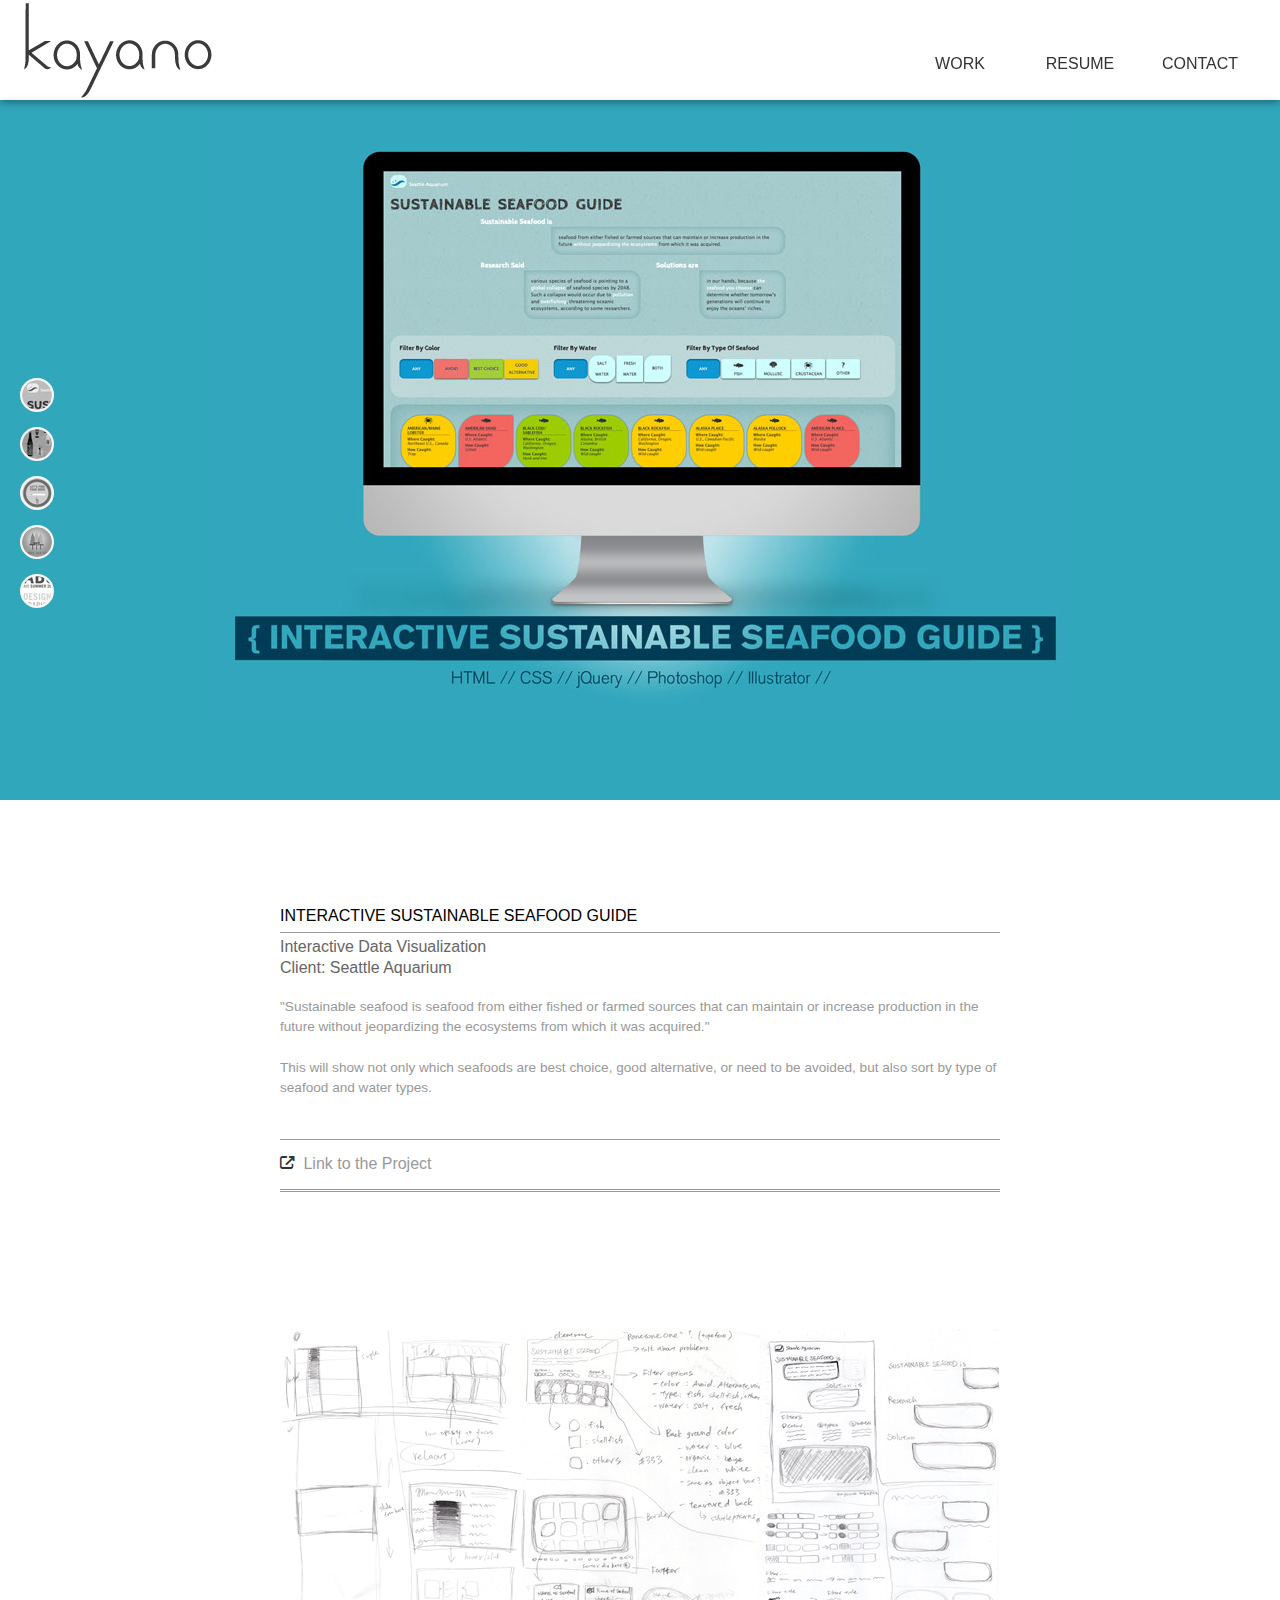
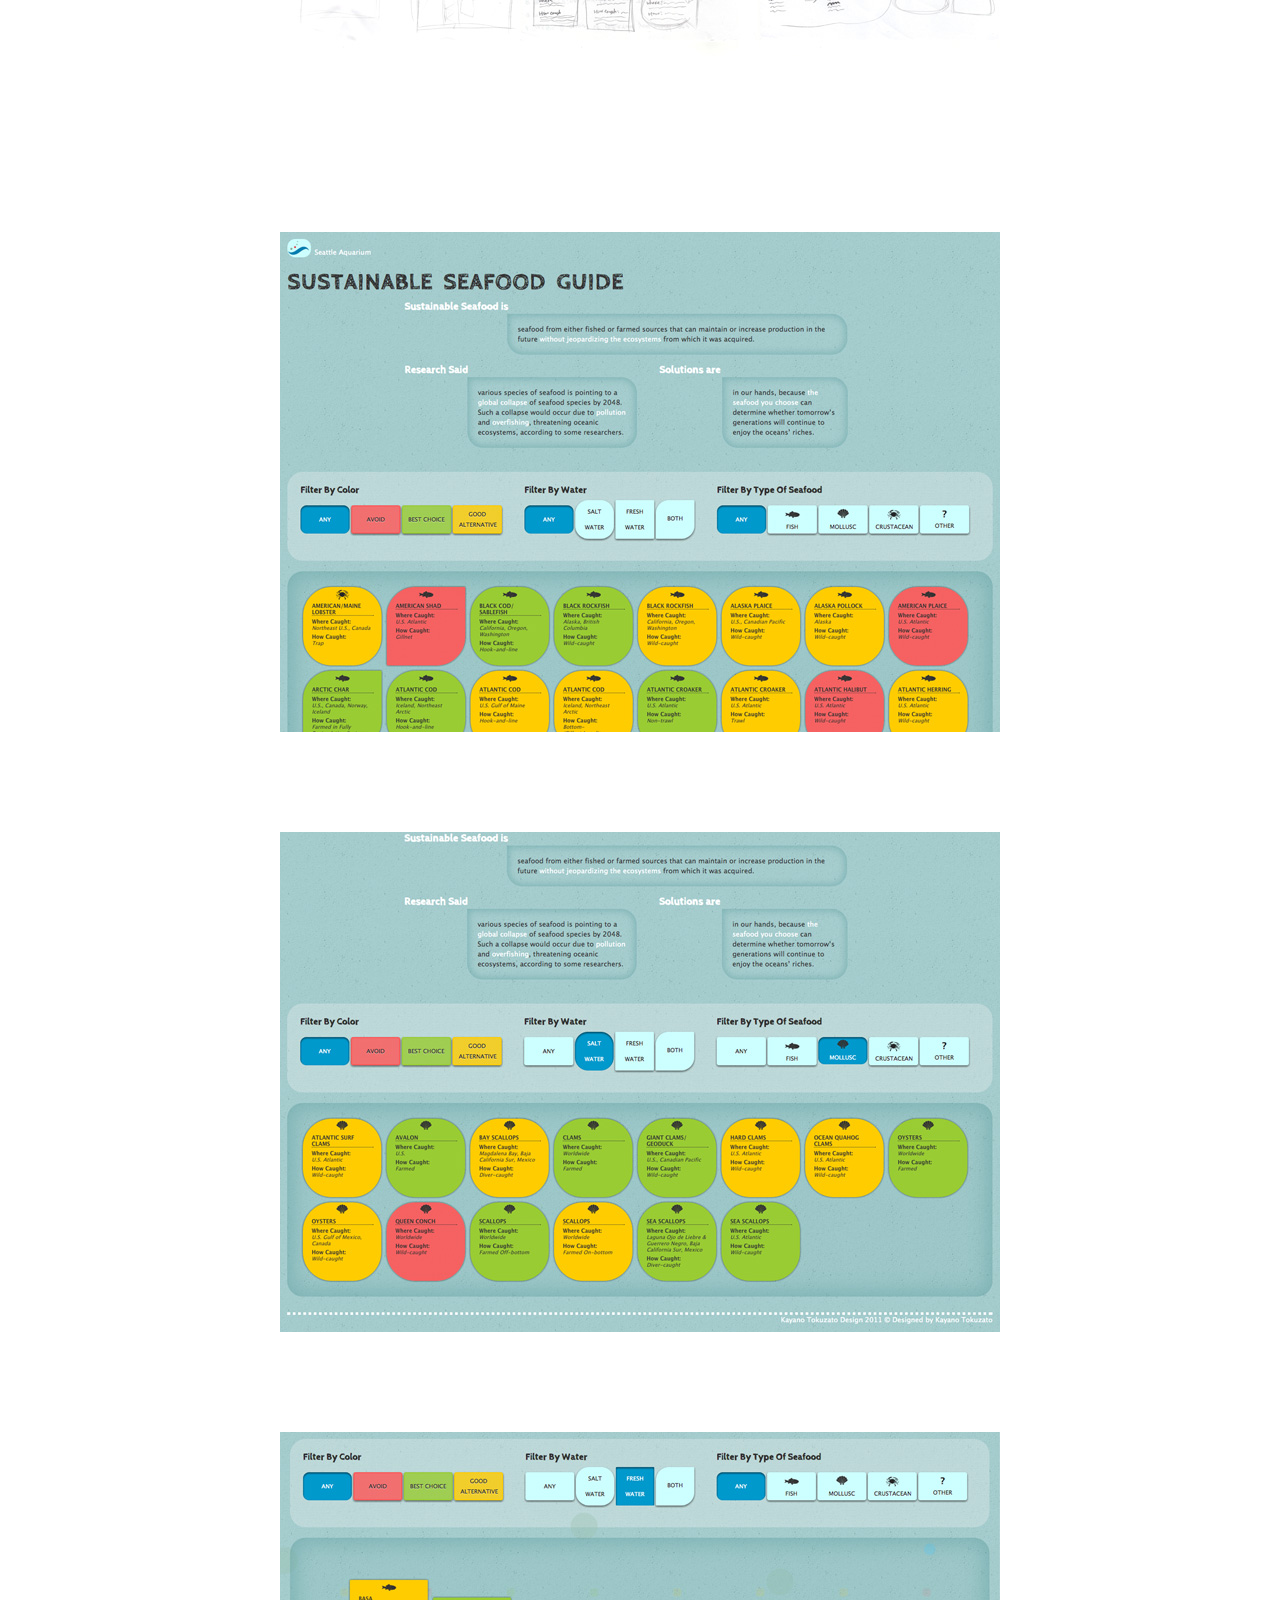
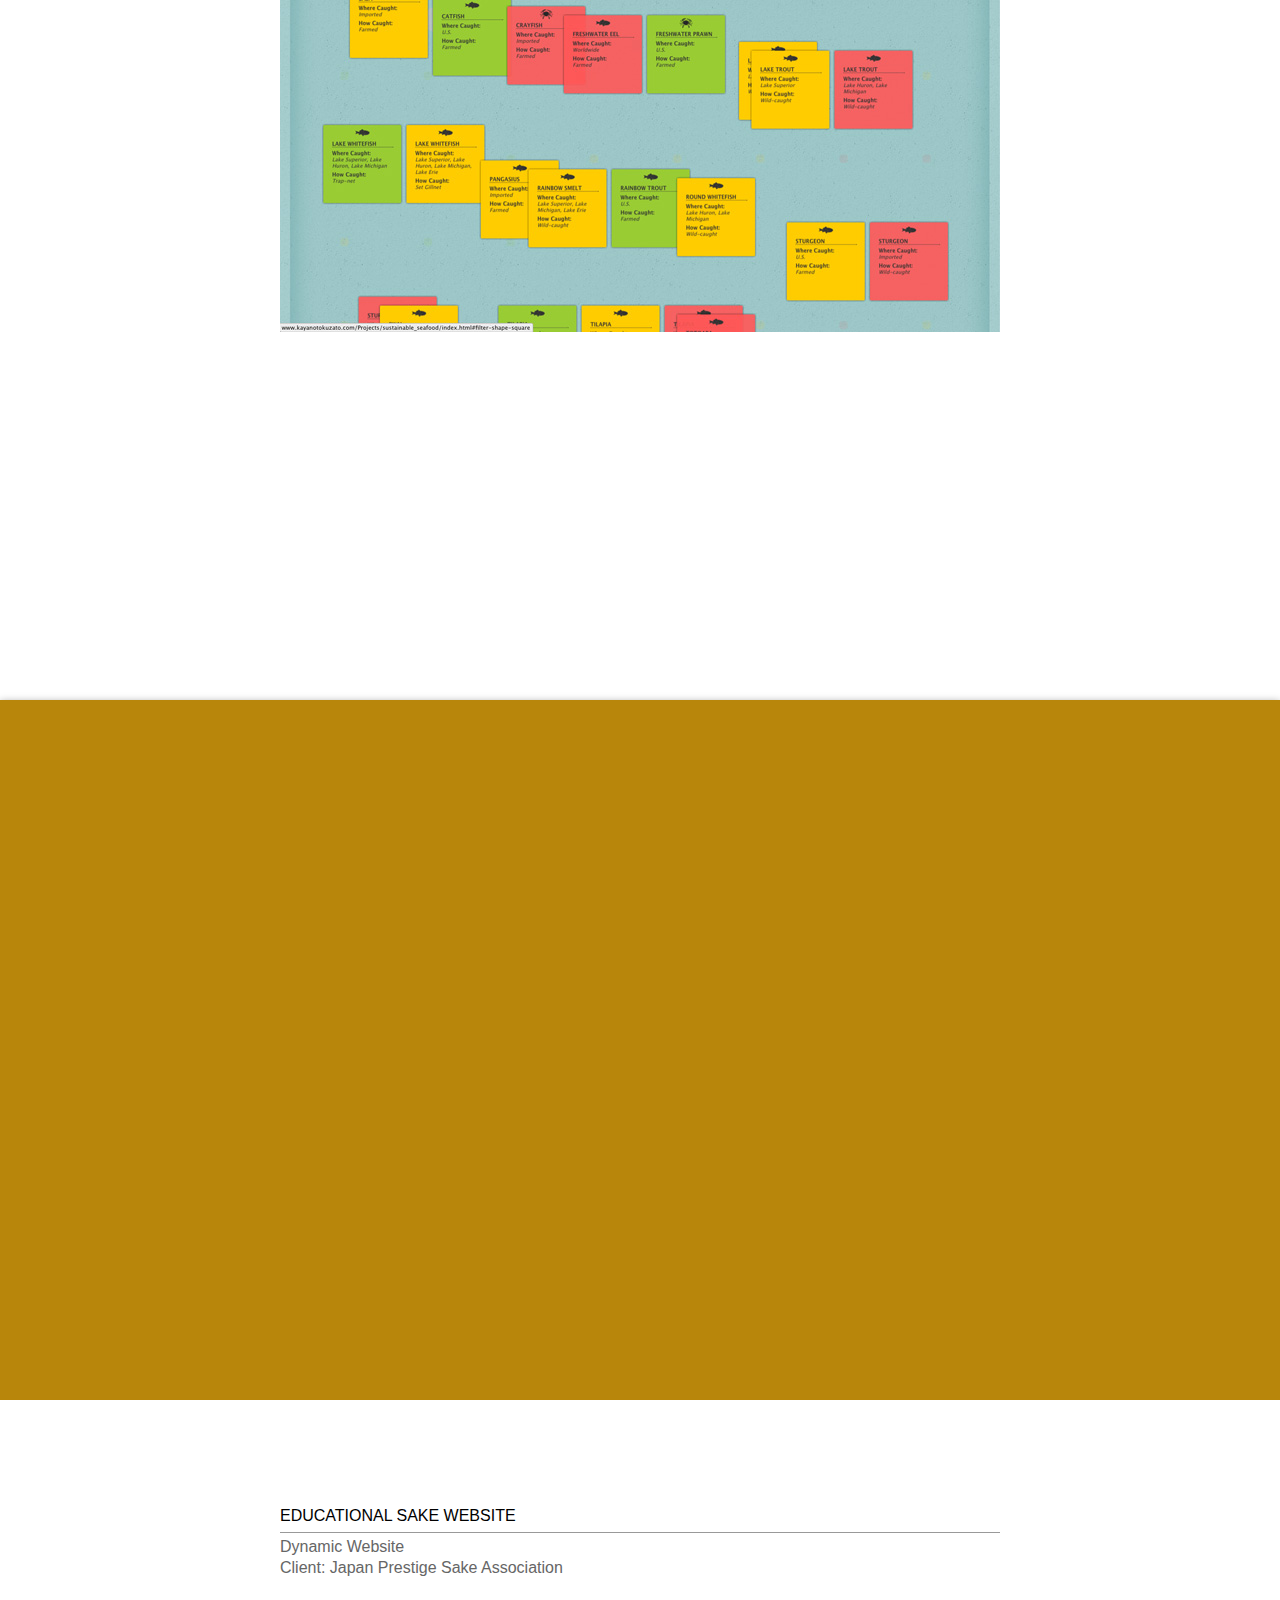
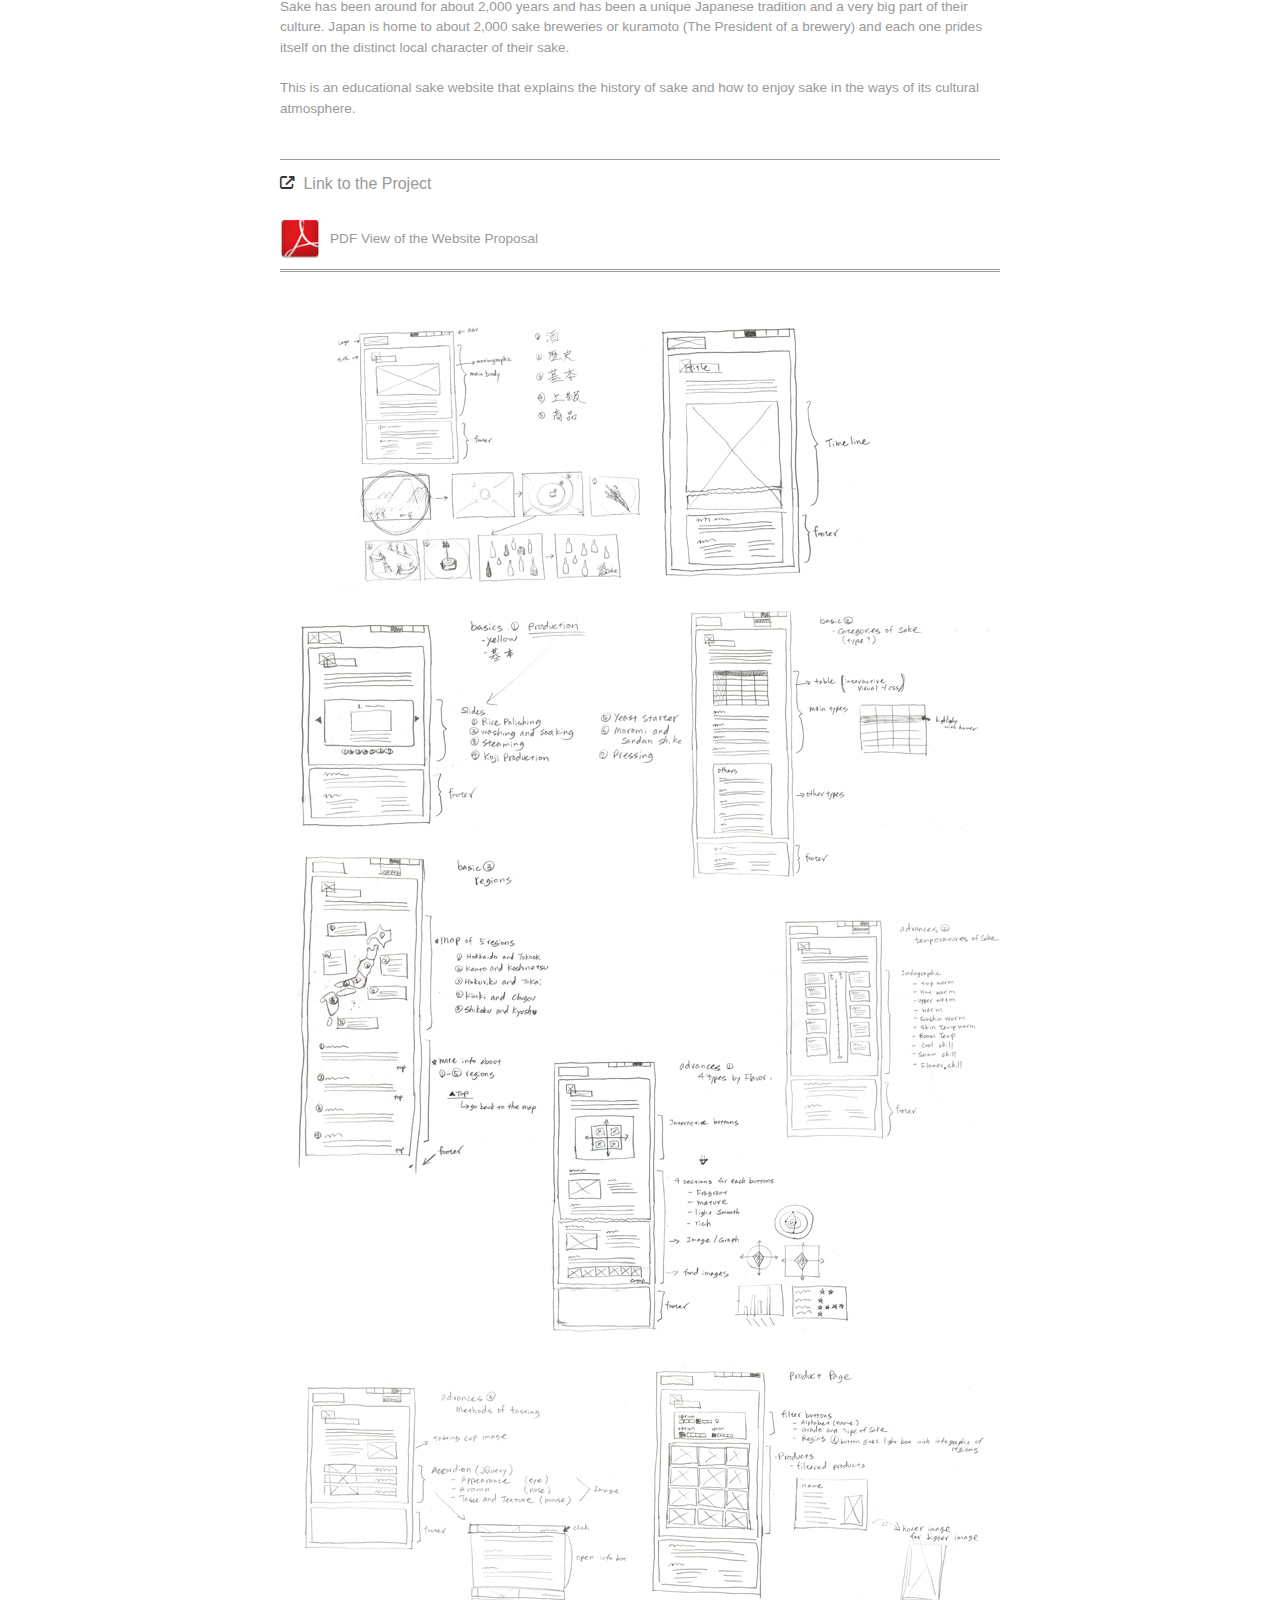
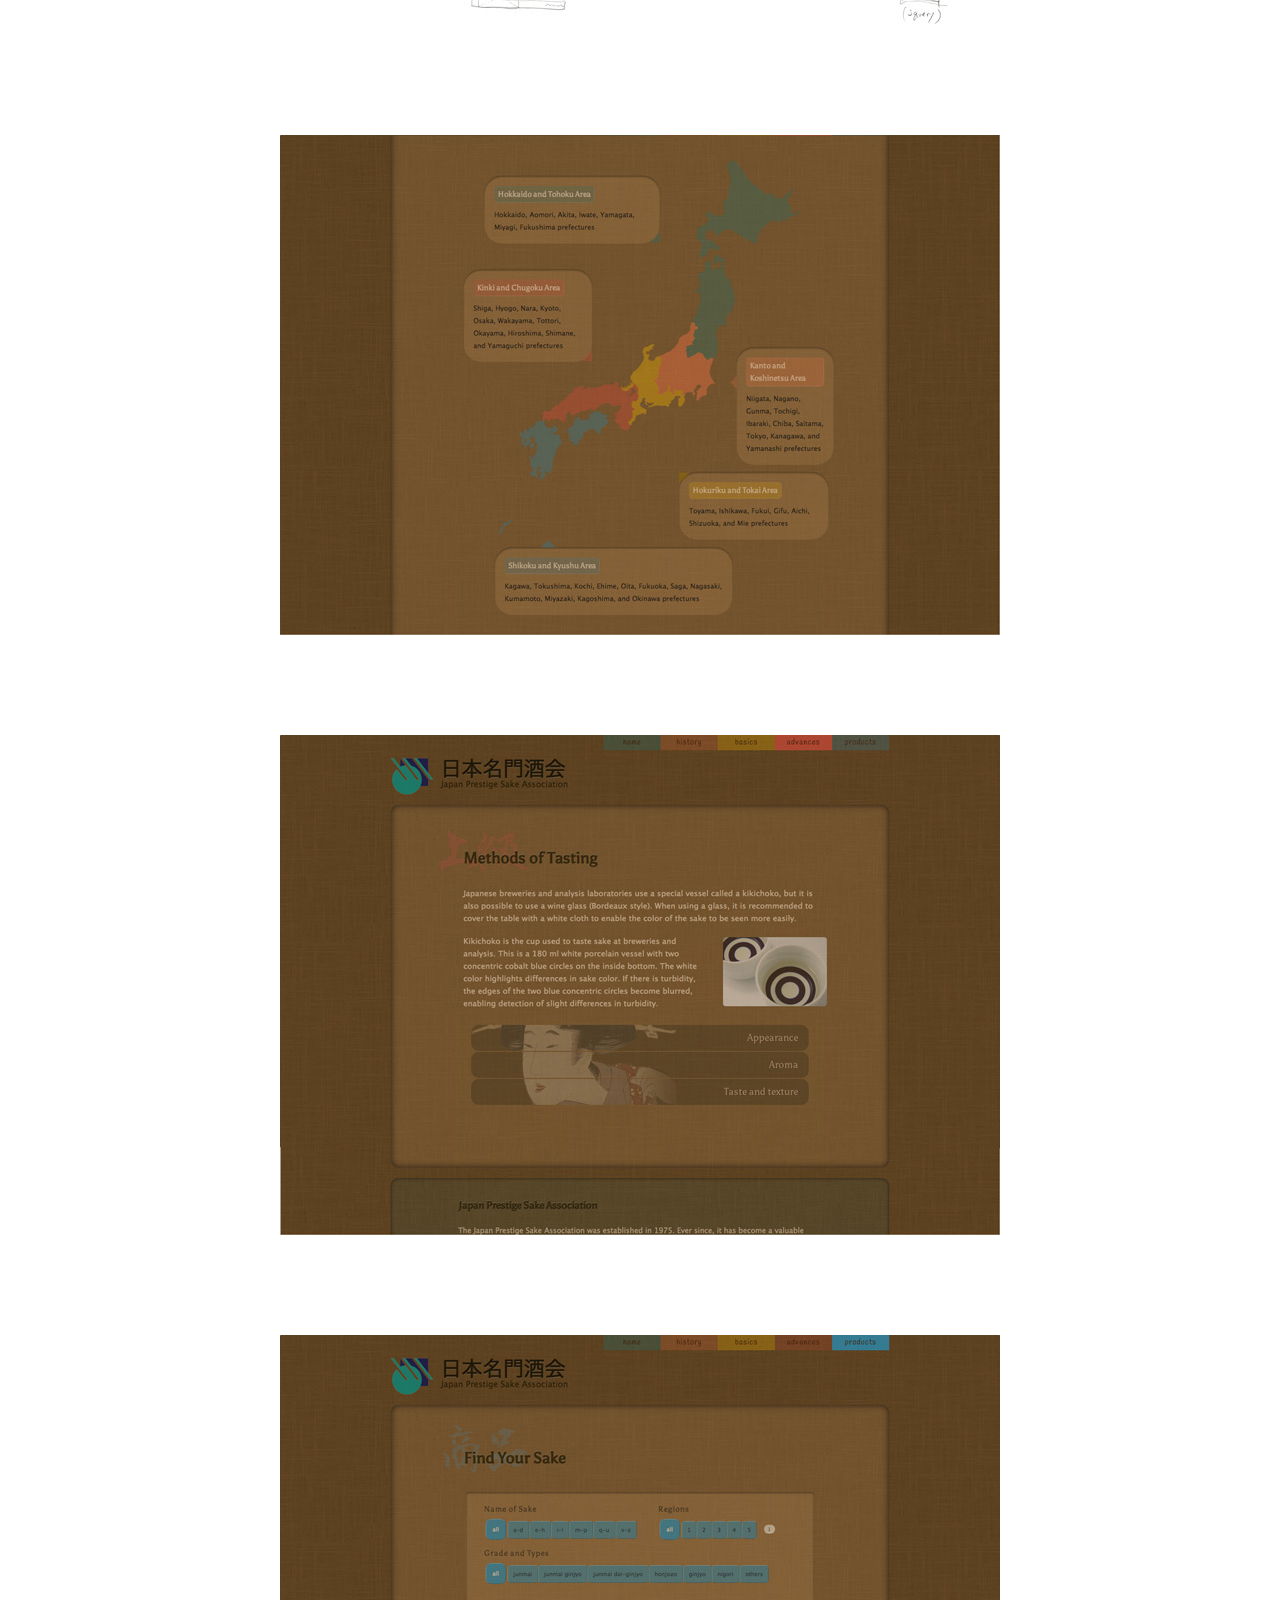
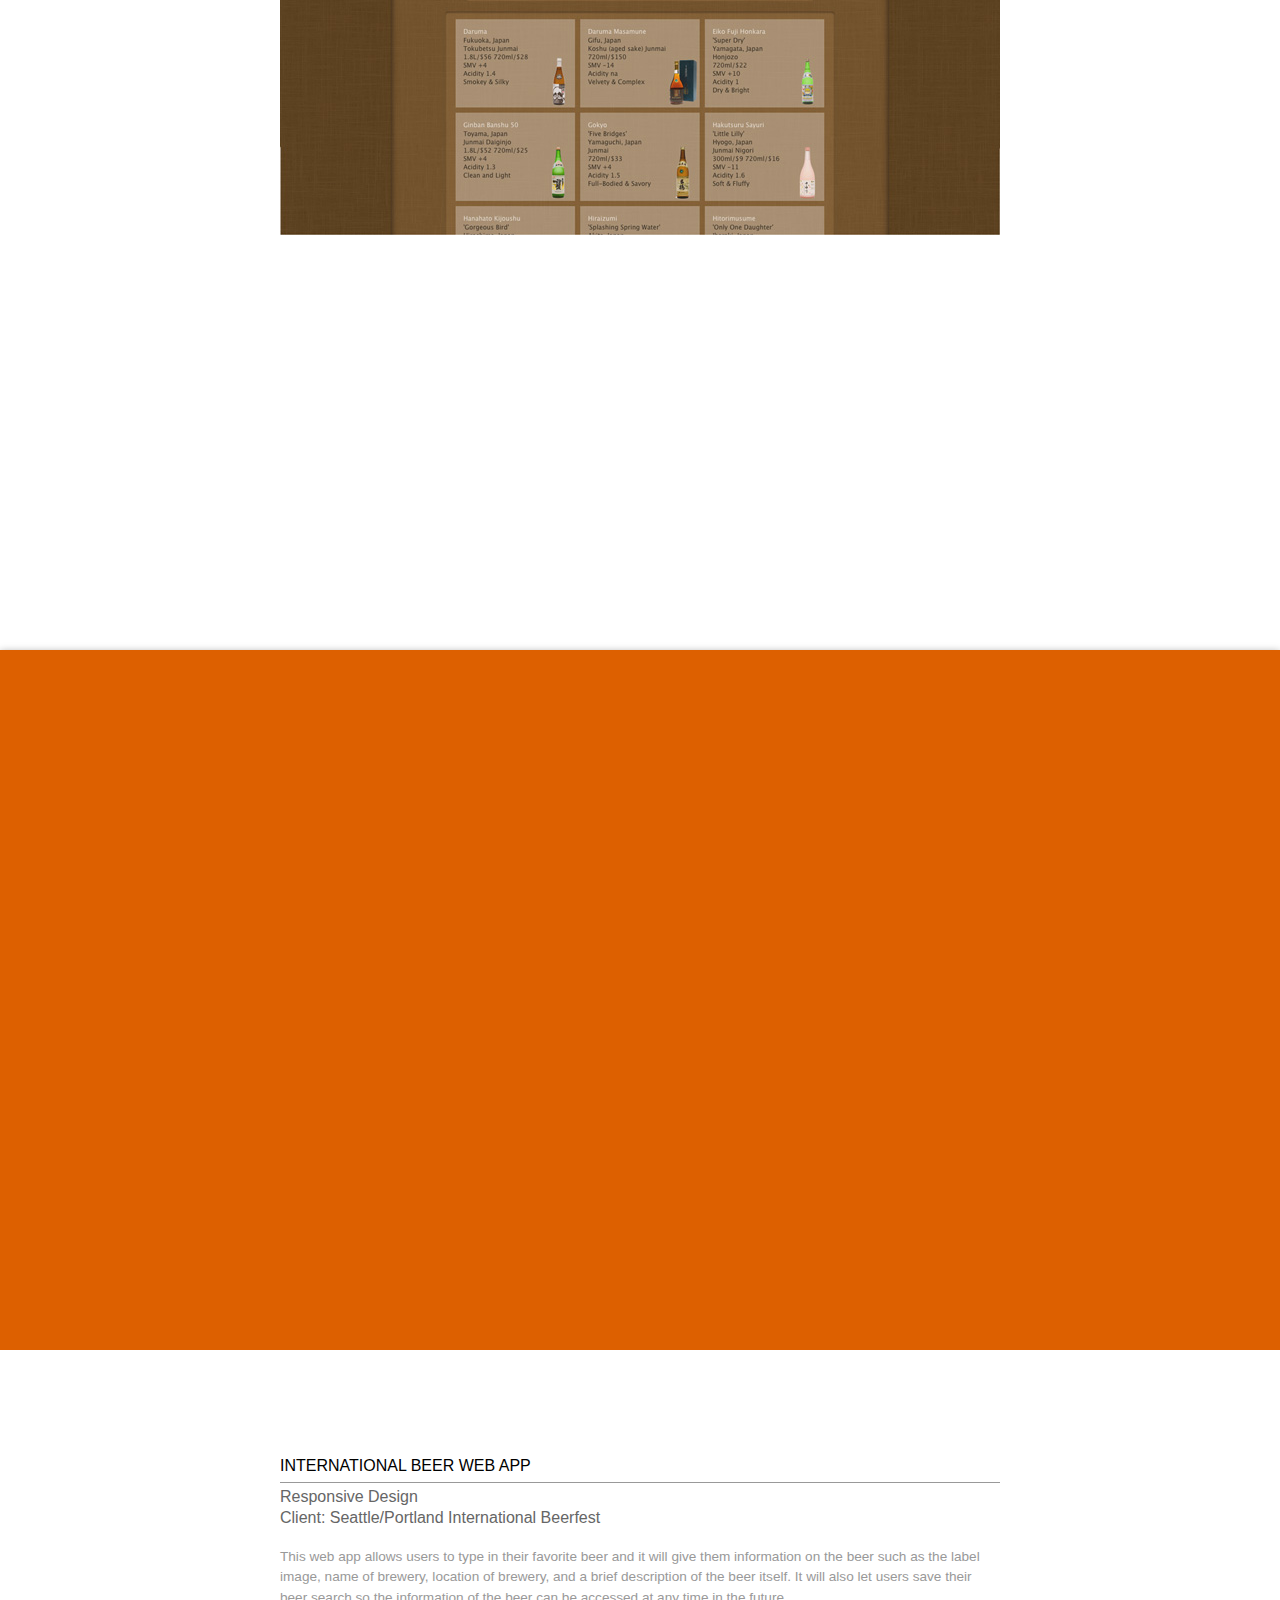
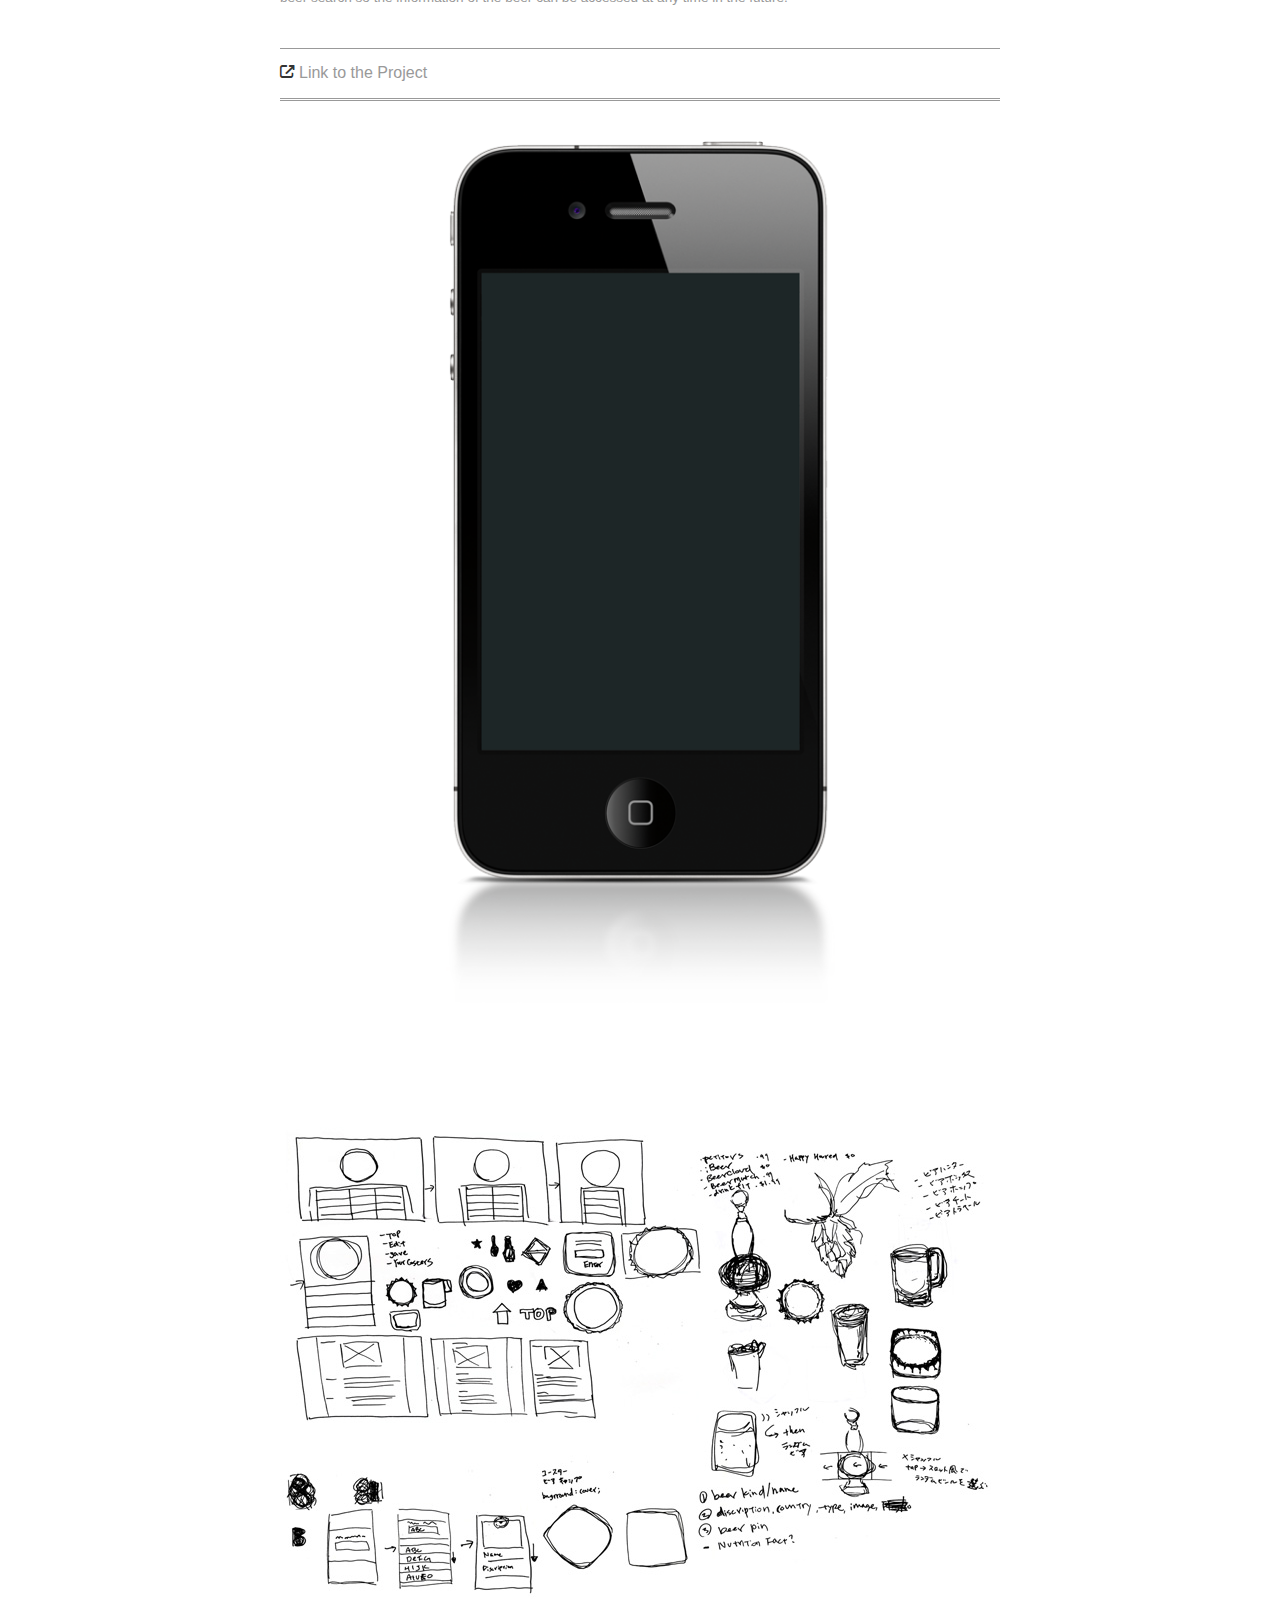
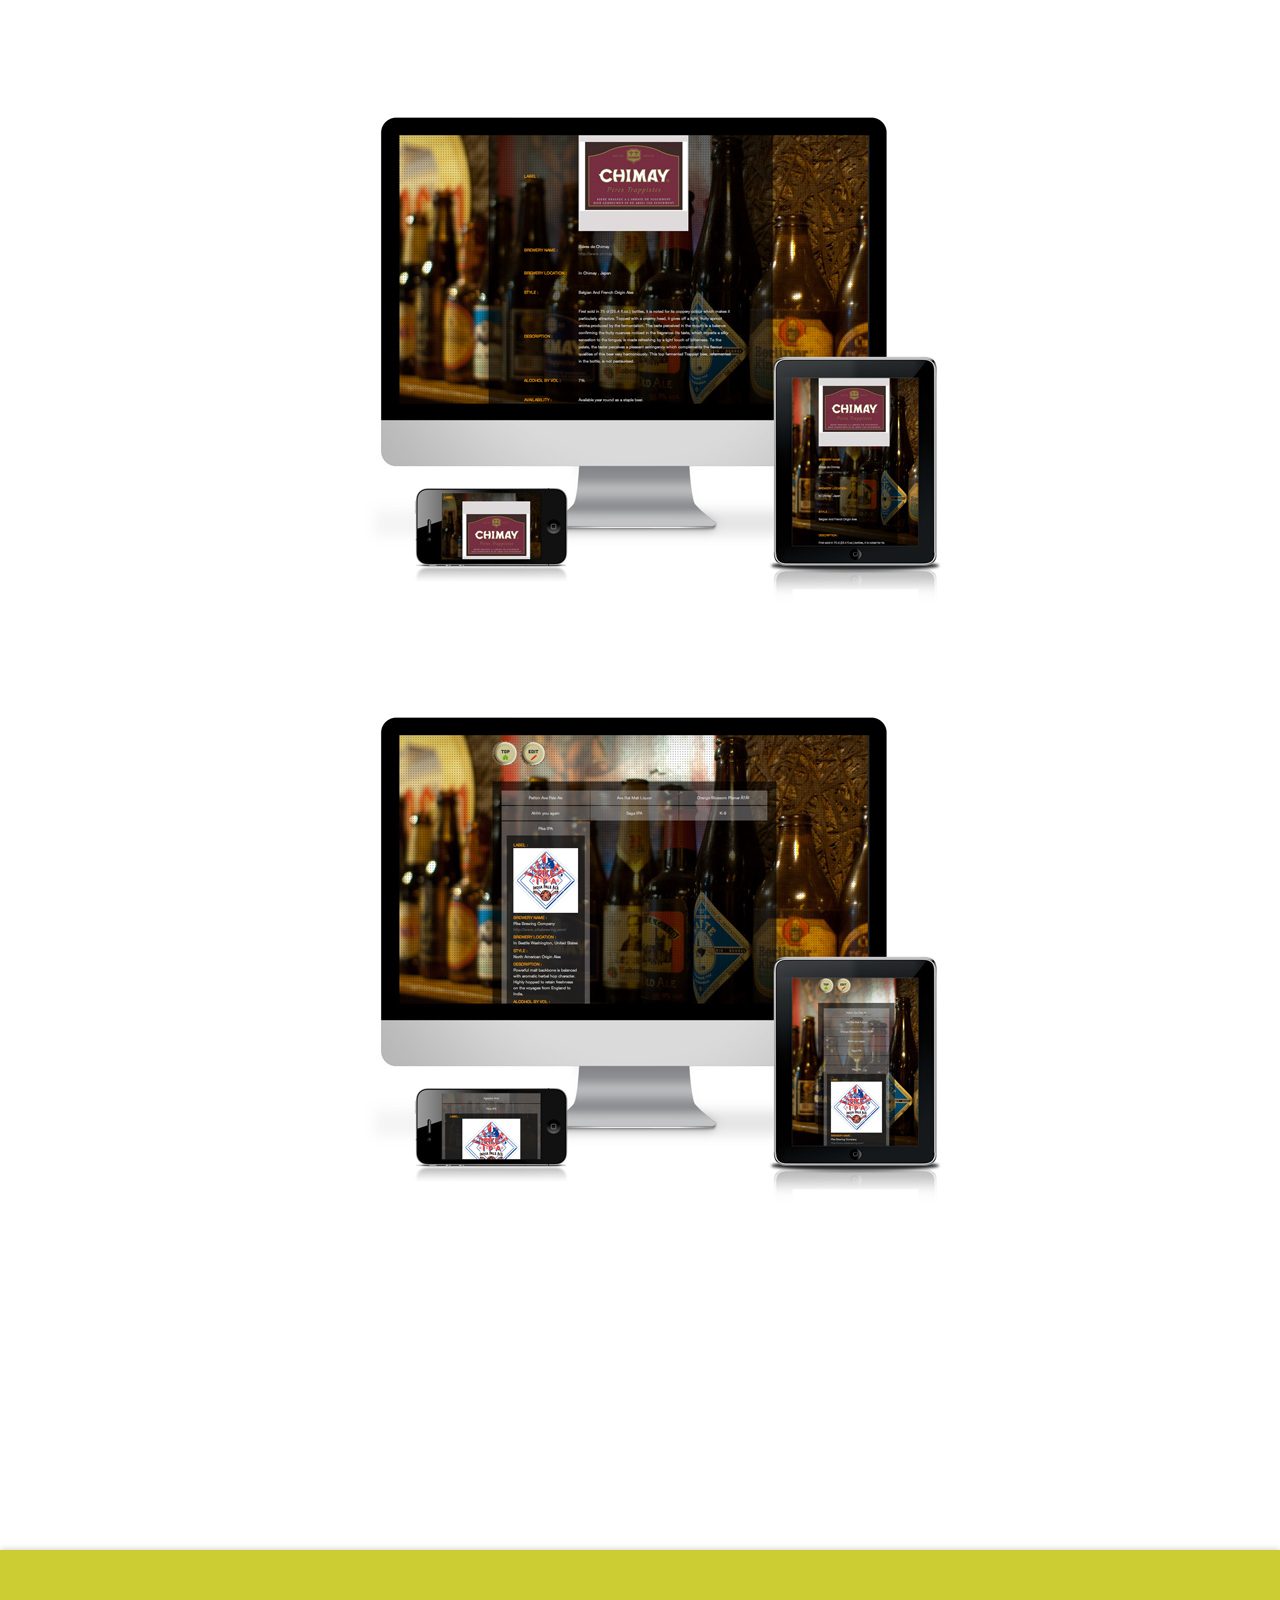
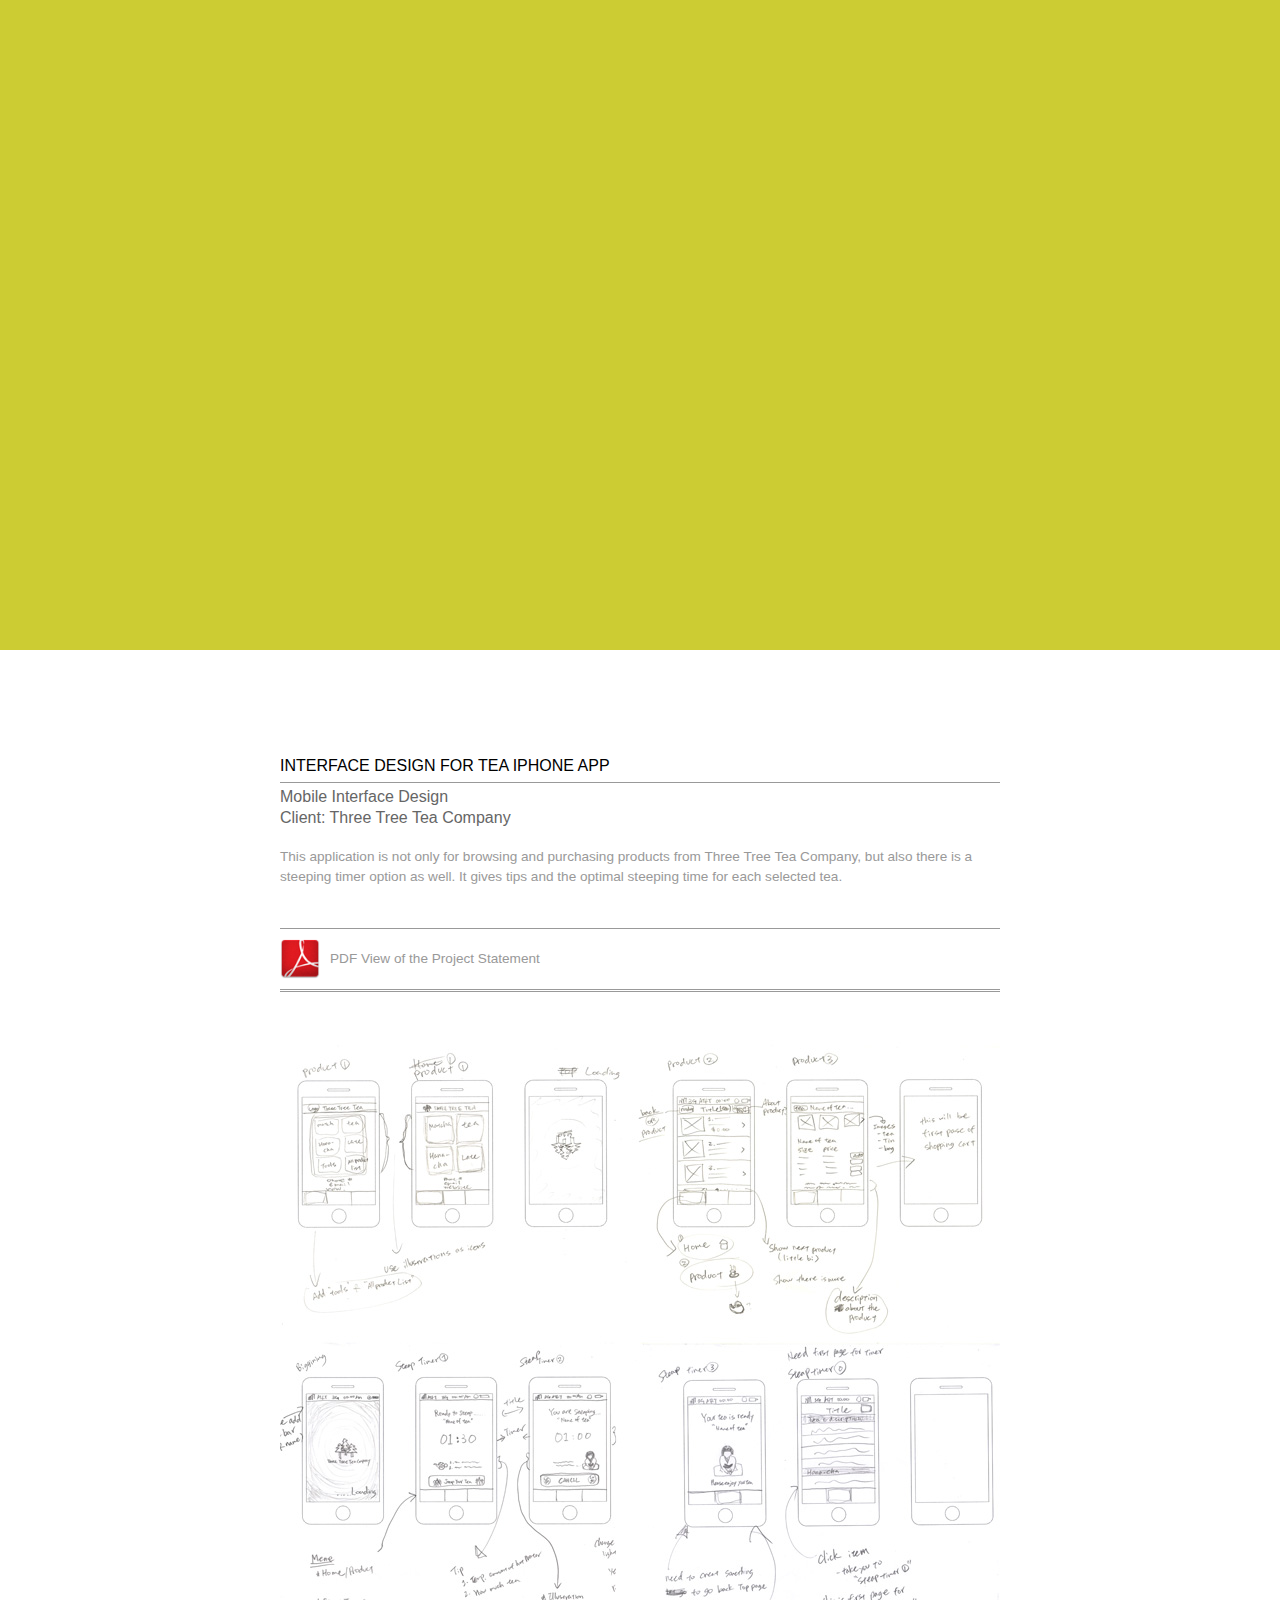
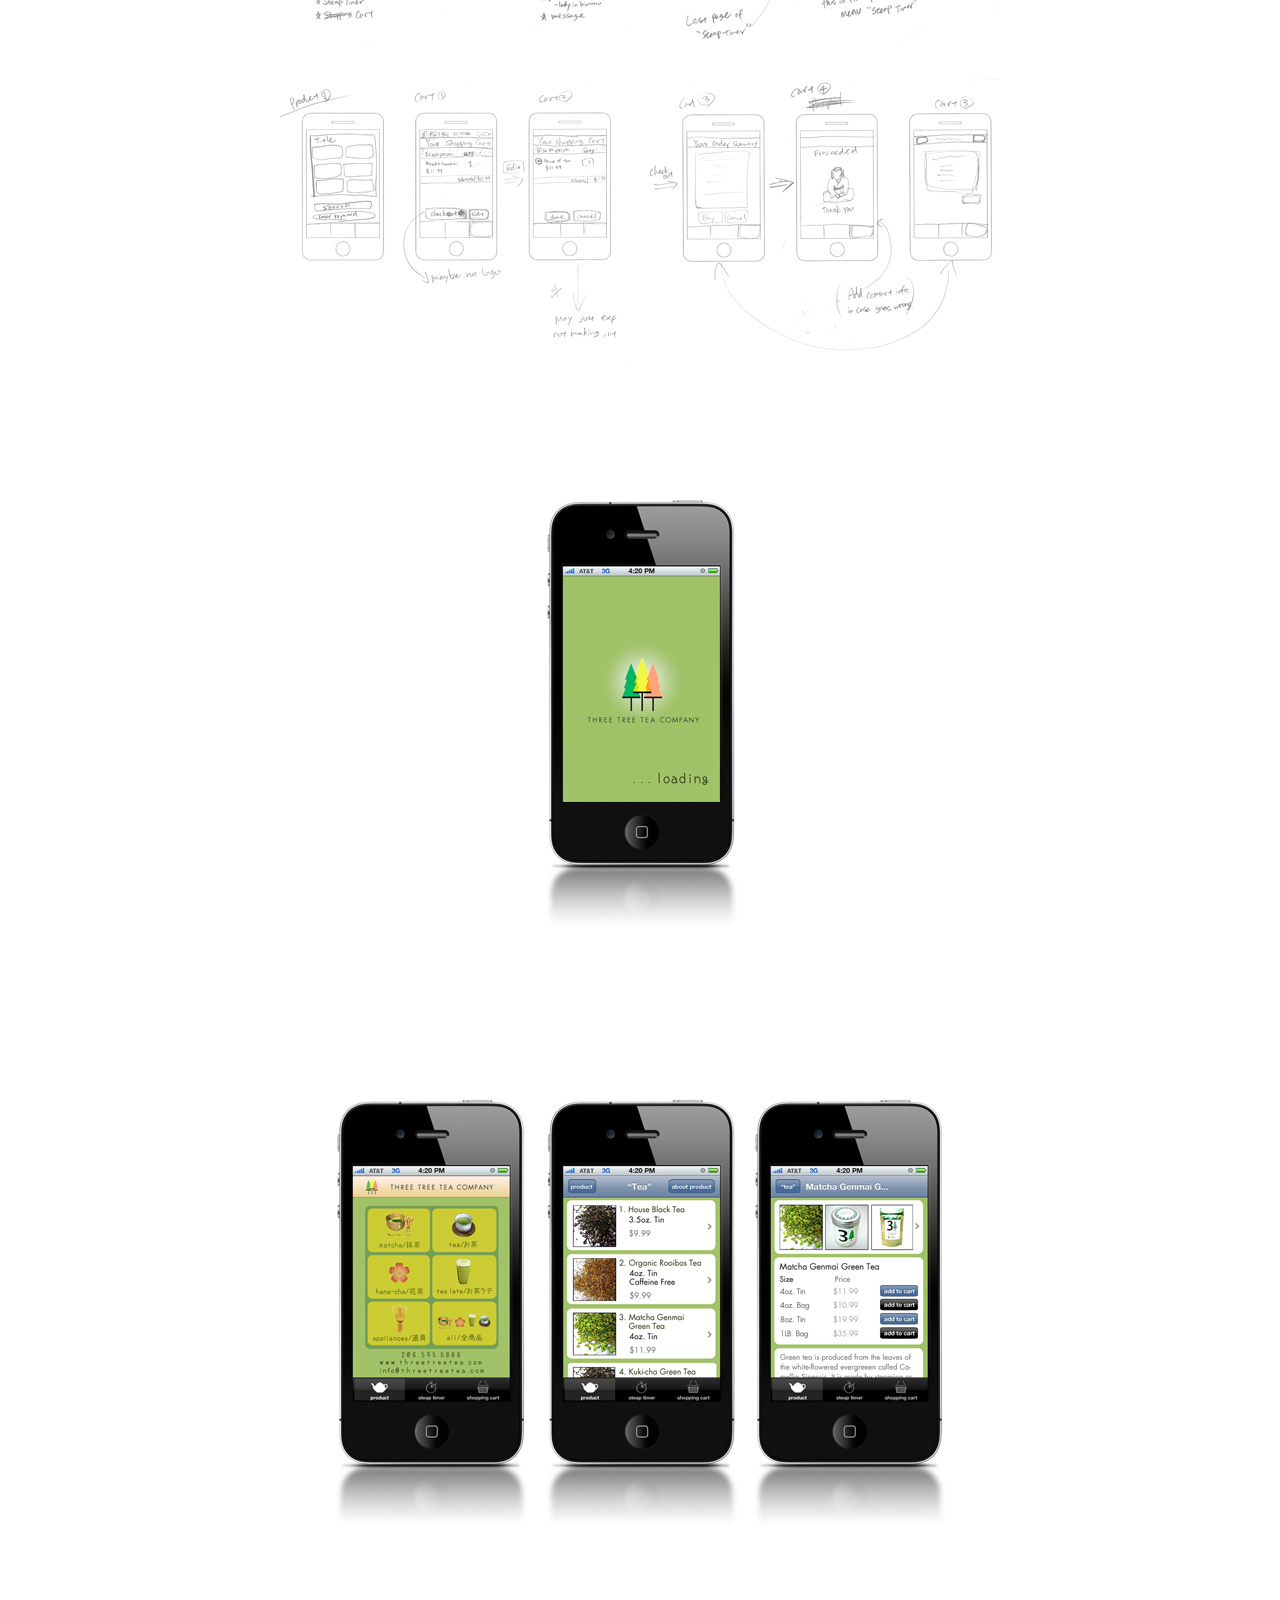
<file: index.html>
<!doctype html>
<!--[if lt IE 7]> <html class="no-js lt-ie9 lt-ie8 lt-ie7" lang="en"> <![endif]-->
<!--[if IE 7]>    <html class="no-js lt-ie9 lt-ie8" lang="en"> <![endif]-->
<!--[if IE 8]>    <html class="no-js lt-ie9" lang="en"> <![endif]-->
<!--[if gt IE 8]><!--> <html class="no-js" lang="en"> <!--<![endif]-->

	<head>
		<meta charset="UTF-8">
		<!-- Always force latest IE rendering engine (even in intranet) & Chrome Frame -->
		<meta http-equiv="X-UA-Compatible" content="IE=edge,chrome=1">
		<meta name="viewport" content="width=device-width">
		
		<title>Kayano Tokuzato Design Portfolio</title>
		
<!-- 		<link rel="stylesheet" type="text/css" href="http://yui.yahooapis.com/2.9.0/build/reset-fonts-grids/reset-fonts-grids.css"> -->
<!-- 		<link rel="stylesheet" type="text/css"href="css/style.css?cache=1339620138"> -->
		
		<link rel="icon" type="image/png" href="http://kayanotokuzato.com/img/favicon.png">
		<link type="text/css" rel="stylesheet" href="css/style.css"> 
		
		<style type="text/css">
			
			
		</style>
		<meta name="viewport" content="width=device-width, initial-scale=1.0,maximum-scale=1.0" />


			

	</head>
	<body>
		<!--[if lt IE 8]><p class=chromeframe>Your browser is <em>out of date.</em> <a href="http://browsehappy.com/">Upgrade to the most recent version</a> or <a href="http://www.google.com/chromeframe/?redirect=true">install Google Chrome Frame</a> to experience this site.</p><![endif]-->
		<header>
			<div class="header_inside">
				<img src="img/logo.png" alt="logo" width="" height="" />
				
				<ul id="menu">
					<li class="menu_work" title="work"><a href="#work">WORK</a></li><!--
				 --><li class="menu_resume" title="resume"><a href="#resume">RESUME</a></li><!--
				 --><li class="menu_contact" title="contact"><a href="#contact">CONTACT</a></li>
				</ul>
			</div>
		</header>
		
		
		<div id="work" class="slide_menu">
			<ul id="nav">
				<li class="nav_one"><a href="#pro_one" title="Interactive Sustainable Seafood Guide"></a></li>
			    <li class="nav_two"><a href="#pro_two" title="Educational Sake Website"></a></li>
			    <li class="nav_three"><a href="#pro_three" title="International Beer Web App"></a></li>
			    <li class="nav_four"><a href="#pro_four" title="Interface Desing for Tea iPhone App"></a></li>
			    <li class="nav_five"><a href="#pro_five" title="Showcase for Ai Graduates of Summer 2012"></a></li>
			</ul>
				
			
			
			
			<div id="pro_one" class="slide">
				<div class="top one">
					<div class="top_img"></div>
				</div> <!--#top-->
			</div> <!--#pro_one-->
			
			<div id="pro_one_content" class="slide">
			    
		        <div class="pro_detail images">
		        	
			    	<div class="pro_detail texts">
						<h3>INTERACTIVE SUSTAINABLE SEAFOOD GUIDE</h3>
						<h4>Interactive Data Visualization</h4>
						<h4>Client: Seattle Aquarium</h4>
			        	<p>"Sustainable seafood is seafood from either fished or farmed sources that can maintain or increase production in the future without jeopardizing the ecosystems from which it was acquired."<br/>
			        	
			        	<p>This will show not only which seafoods are best choice, good alternative, or need to be avoided, but also sort by type of seafood and water types. </p>
<!--
			        	<a class="linkTo" href="http://kayanotokuzato.com/thum_img_large/portfolio7/index.html" target="_blank">Link to the "Interactive Sustainable Seafood Guide</a>
			        	
-->
			        	<a class="linkTo" href="http://kayanotokuzato.com/Projects/sustainable_seafood" target="_blank">
  							<i class="icon-external-link"></i> Link to the Project</a>
			        	
			        </div><!-- end of .pro_detail.texts -->
		    		
		        	<div class="inside">
		        		<div class="inside_box">
							<img src="img/projects/1/01.jpg" alt="top" width="" height="" />
							<img src="img/projects/1/02.jpg" alt="top" width="" height="" />
							<img src="img/projects/1/03.jpg" alt="top" width="" height="" />
							<img src="img/projects/1/04.jpg" alt="top" width="" height="" />
						</div>
		    		</div>
		    	</div><!-- end of .pro_detail.images -->
		    	
			        
		    </div> <!--.title_slide-->
			
			
	<!-- 		<div class="clearfix"></div> -->
			
			
			
			<div id="pro_two" class="slide">
			    <div class="top two">
			    	<div class="top_img"></div>
				</div> <!--#top-->	
			</div> <!--#two-->
			
			<div id="pro_two_content" class="slide">
				<div class="pro_detail images">
					<div class="pro_detail texts">
						<h3>EDUCATIONAL SAKE WEBSITE</h3>
						<h4>Dynamic Website</h4>
						<h4>Client: Japan Prestige Sake Association</h4>
						<p>Sake has been around for about 2,000 years and has been a unique Japanese tradition and a very big part of their culture. Japan is home to about 2,000 sake breweries or kuramoto (The President of a brewery) and each one prides itself on the distinct local character of their sake.<br />
						
						<p>This is an educational sake website that explains the history of sake and how to enjoy sake in the ways of its cultural atmosphere.</p>
						
						<a class="linkTo" href="http://kayanotokuzato.com/Projects/sake" target="_blank">
	  						<i class="icon-external-link"></i> Link to the Project</a>
	  					<a class="pdf clearfix" href="img/kayano_educational_sake_site.pdf" target=_blank><img src="img/pdf_icon.png" width="40" height="40" alt="pdf">
							<p>PDF View of the Website Proposal</p>
						</a>
					</div>
				
				
					<div class="inside">
						<div class="inside_box">
							<img src="img/projects/2/01.jpg" alt="top" width="" height="" />
							<img src="img/projects/2/02.jpg" alt="top" width="" height="" />
							<img src="img/projects/2/03.jpg" alt="top" width="" height="" />
							<img src="img/projects/2/04.jpg" alt="top" width="" height="" />
						</div>
					</div>
				</div>
			        
		    </div> <!--.title_slide-->
		    
		    
		    
		    
		    <div id="pro_three" class="slide">
			    <div class="top three">
			    	<div class="top_img"></div>
				</div> <!--#top-->	
			</div> <!--#three-->
			
			<div id="pro_three_content" class="slide">	
		   		<div class="pro_detail images">
			    	<div class="pro_detail texts">
			            <h3>INTERNATIONAL BEER WEB APP</h3>
						<h4>Responsive Design</h4>
						<h4>Client: Seattle/Portland International Beerfest</h4>
			        	<p>This web app allows users to type in their favorite beer and it will give them information on the beer such as the label image, name of brewery, location of brewery, and a brief description of the beer itself. It will also let users save their beer search so the information of the beer can be accessed at any time in the future.</p>
						
						<a class="linkTo" href="http://kayanotokuzato.com/Projects/beerapp" target="_blank">
	  						<i class="icon-external-link"></i>Link to the Project</a>
					</div> 
		    	
		        	<div class="inside">
		        		<div class="inside_box">
		        			<div class="whole_iframe">
			        			<img class="iphone" src="img/projects/iPhone.png" alt="iPhone" width="390" height="" />
				        		<iframe width="320" height="480" src="http://kayanotokuzato.com/Projects/beerapp">
				        		</iframe>
			        		</div>
			        		
			        		
							<img src="img/projects/3/01.jpg" alt="top" width="" height="" />
							<img src="img/projects/3/02.jpg" alt="top" width="" height="" />
							<img src="img/projects/3/03.jpg" alt="top" width="" height="" />
						</div>
		    		</div>
		    	</div>
		    	
		    	       
		    </div> <!--.title_slide-->
		    
		    
		    
		    <div id="pro_four" class="slide">
			    <div class="top four">
			    	<div class="top_img"></div>
				</div> <!--#top-->	
			</div> <!--#four-->
			
			<div id="pro_four_content" class="slide">
		   		 <div class="pro_detail images">
		   		 	<div class="pro_detail texts">
			            <h3>INTERFACE DESIGN FOR TEA IPHONE APP</h3>
						<h4>Mobile Interface Design</h4>
						<h4>Client: Three Tree Tea Company</h4>
			        	<p>This application is not only for browsing and purchasing products from Three Tree Tea Company, but also there is a steeping timer option as well. It gives tips and the optimal steeping time for each selected tea.</p>
			        	<a class="pdf clearfix" href="img/kayano_interface_design_for_iphon_app.pdf" target=_blank><img src="img/pdf_icon.png" width="40" height="40" alt="pdf">
							<p>PDF View of the Project Statement</p>
						</a>
			        </div>
		   		 	
		   		 	
		        	<div class="inside">
			        	<div class="inside_box">
							<img src="img/projects/4/01.jpg" alt="top" width="" height="" />
							<img src="img/projects/4/02.jpg" alt="top" width="" height="" />
							<img src="img/projects/4/03.jpg" alt="top" width="" height="" />
							<img src="img/projects/4/04.jpg" alt="top" width="" height="" />
							<img src="img/projects/4/05.jpg" alt="top" width="" height="" />
						</div>
		    		</div>
		    	</div>
		    	
		    	
			        
		    </div> <!--.title_slide-->
		    
		    
		    <div id="pro_five" class="slide">
			    <div class="top five">
			    	<div class="top_img"></div>
				</div> <!--#top-->	
			</div> <!--#five-->
			
			<div id="pro_five_content" class="slide">				
		   		<div class="pro_detail images">

					<div class="pro_detail texts">
			            <h3>SENIOR PRESENTATION SUMMER 2012</h3>
						<h4>Dynamic Website</h4>
						<h4>Client: The Art Institute of Seattle Graduates of Summer 2012</h4>
			        	<p>
			        		This is a display of portfolio work for the seven graduates of the 2012 Summer Portfolio Showcase. Please click each work to view the designers site. There are four designers graduating from the Graphic Design Bachelor of Fine Art program and three designers graduating from the Web Design and Interactive Media Bachelor of Science program.
			        	</p>
			        	
			        	<a class="linkTo" href="http://kayanotokuzato.com/Projects/class2012" target="_blank">
	  						<i class="icon-external-link"></i>Link to the Project</a>
		
			        </div>
				
				
		        	<div class="inside">
		        		<div class="inside_box">
							<img src="img/projects/5/01.jpg" alt="top" width="" height="" />
							<img src="img/projects/5/02.jpg" alt="top" width="" height="" style="border:1px solid #ccc"/>

						</div>
		    		</div>
		    	</div>
		    	
		    	
			        
		    </div> <!--.title_slide-->
		    
		    
		    
		    
		</div><!-- end of #work -->
		
		<div id="resume" class="slide_menu">
			<div class="pro_detail texts">
				<a class="linkTo clearfix" href="img/kayano_resume.pdf" target="_blank"><img src="img/pdf_icon.png" width="40" height="40" alt="pdf">
					<p>PDF Version</p>
				</a>
				
				<div class="left">
					<h5>EDUCATION</h5>
					<p><span>The Art Institute of Seattle</span><br />
					Web Design and Interactive Media<br />
					Bachelor of Science Degree<br />
					September 2012</p>
					
					<h5>SKILLS</h5>
					<p>InDesign<br />
					Illustrator<br />
					Photoshop<br />
					After Effects<br />
					Flash<br />
					Dreamweaver<br />
					Microsoft Office<br />
					ProTools</p>
					
					<p>HTML<br />
					CSS<br />
					jQuery/JavaScript<br />
					JSON<br />
					PHP</p>
				</div>
				
				<div class="right">
					<h5>RELATED EXPERIENCE</h5>
					<p><span>206 inc.</span><br />
					Web and Interactive Intern<br />
					April 2012 - July 2012</p>
					
					<p><span>Lifelong AIDS Alliance, Intern</span><br />
					Web/Graphic Designer<br />
					Event Website and Material Designs<br />
					January 2011 - March 2011</p>
					
					<p><span>Lifelong AIDS Alliance</span><br />
					Event Website<br />
					Lifelong Annual Benefit Breakfast<br />
					2010</p>
					
					<p><span>Kubota Garden</span><br />
					Plant Sale Event rochure Design<br />
					2010</p>
					
					<p><span>Kubota Garden</span><br />
					Direction Map Design<br />
					2010</p>
					
					<h5>LANGUAGE</h5>
					<p>Japanese<br />
					English</p>
				</div>
				<div class="clearfix"></div>
			</div>
		</div>	
		
		<div id="contact" class="slide_menu">
			<div class="pro_detail texts">
			
				<form action="php/mail.php" method="POST">					
					
<!-- 					<label for='name' >Your Name:</label> -->
				    <input type='text' name='name' maxlength="30" value="your name" onfocus="if(this.value==this.defaultValue){this.value='';}" onblur="if(this.value==''){this.value=this.defaultValue;}" /><br/>
<!-- 					<label for='email' >Your Email:</label> -->
				    <input type='text' name='email' maxlength="30" value="your email" onfocus="if(this.value==this.defaultValue){this.value='';}" onblur="if(this.value==''){this.value=this.defaultValue;}" /><br/>
<!-- 				    <label for='message' >Message:</label> -->
				    <textarea rows="13" cols="50" name='message' value="your email" onfocus="if(this.value==this.defaultValue){this.value='';}" onblur="if(this.value==''){this.value=this.defaultValue;}"></textarea><br/>
					
					<input id="button" type="submit" value="SEND" onClick="return confirm('Thank you')">
				</form>
				
			</div>
		</div>		
			

		
		
		
		<script src="http://ajax.googleapis.com/ajax/libs/jquery/1.7.1/jquery.min.js"></script>
		<script>
			window.jQuery || document.write('<script src="js/jquery-1.7.1.min.js"><\/script>')
		</script>		
		
		
		<script type="text/javascript" src="js/jquery.parallax-1.1.js"></script>
		<script type="text/javascript" src="js/jquery.scrollTo-1.4.2-min.js"></script>
		<script type="text/javascript" src="js/jquery.easing.1.3.js"></script>		
		<script type="text/javascript" src="js/jquery.scrollorama.js"></script>
		<script type="text/javascript" src="js/jquery.scrolldeck.js"></script>
		
		<script type="text/javascript">
			$(document).ready(function(){
				RepositionNav();
				
				$(window).resize(function(){
					RepositionNav();
					
				});

				
				$('#pro_one').parallax("50%", 0.1, true);			
				$('#pro_one_content').parallax("50%",0, 0.1, true);
/* 				$('.right').parallax("50%", 800, 0.3, true); */
				$('#pro_two').parallax("50%", 0.1, true);
				$('#pro_two_content').parallax("50%",0, 0.1, true);
/* 				$('.detail').parallax("50%", 0.2, true); */
				$('#pro_three').parallax("50%", 0.1, true);
				$('#pro_three_content').parallax("50%",0, 0.1, true);
				$('#pro_four').parallax("50%", 0.1, true);
				$('#pro_five_content').parallax("50%",0, 0.1, true);
				$('#pro_five').parallax("50%", 0.1, true);
				$('#resume').parallax("50%",0, 0.1, true);
				$('#contact').parallax("50%", 0.1, true);
				
				
				var deck = new $.scrolldeck({
					slides: '.slide_menu',
					buttons: '#menu li a',
					easing: 'easeInOutExpo',
				});
				var deck = new $.scrolldeck({
					slides: '.slide',
					buttons: '#nav li a',
					easing: 'easeInOutExpo',
				});
				

				
				// initialize the plugin, pass in the class selector for the sections of content (blocks)
/*  				var scrollorama = $.scrollorama({ blocks:'.scrollblock' }); */
						
				


			});
			
		</script>


	</body>
</html>
</file>
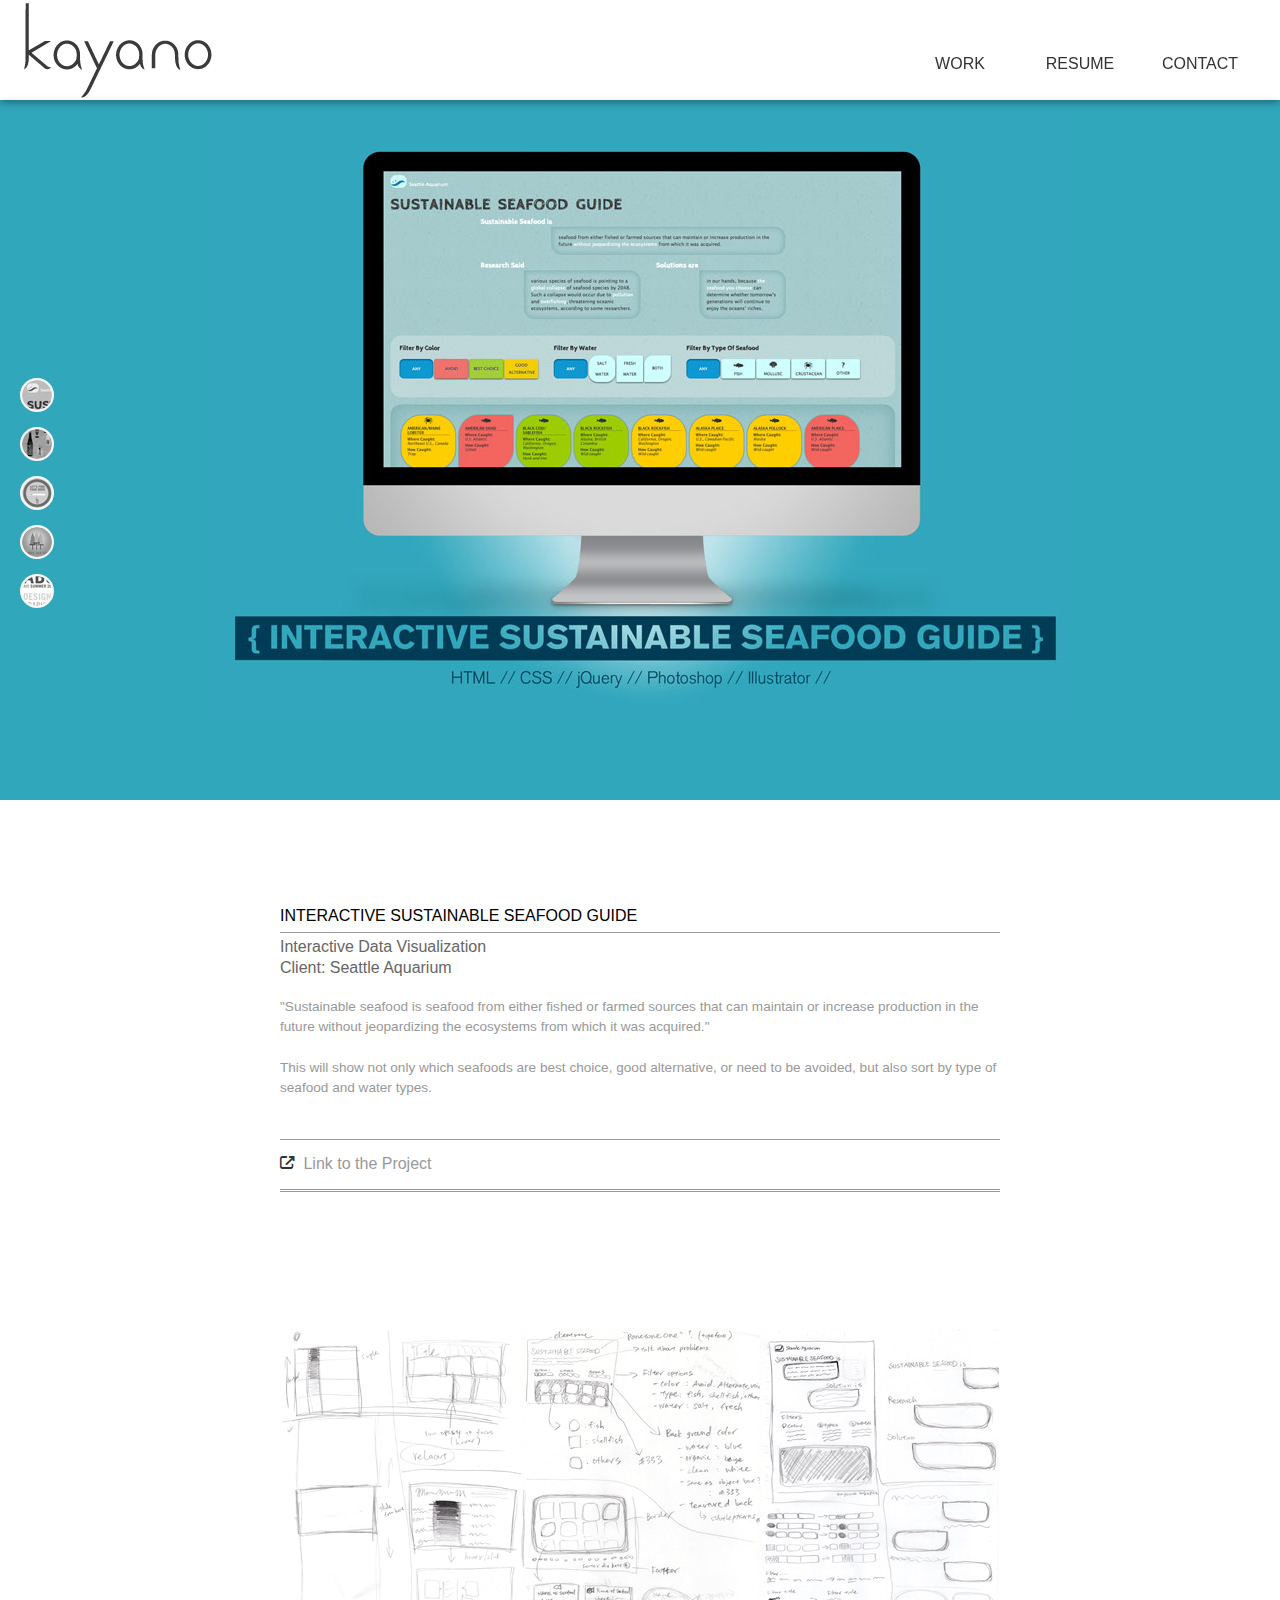
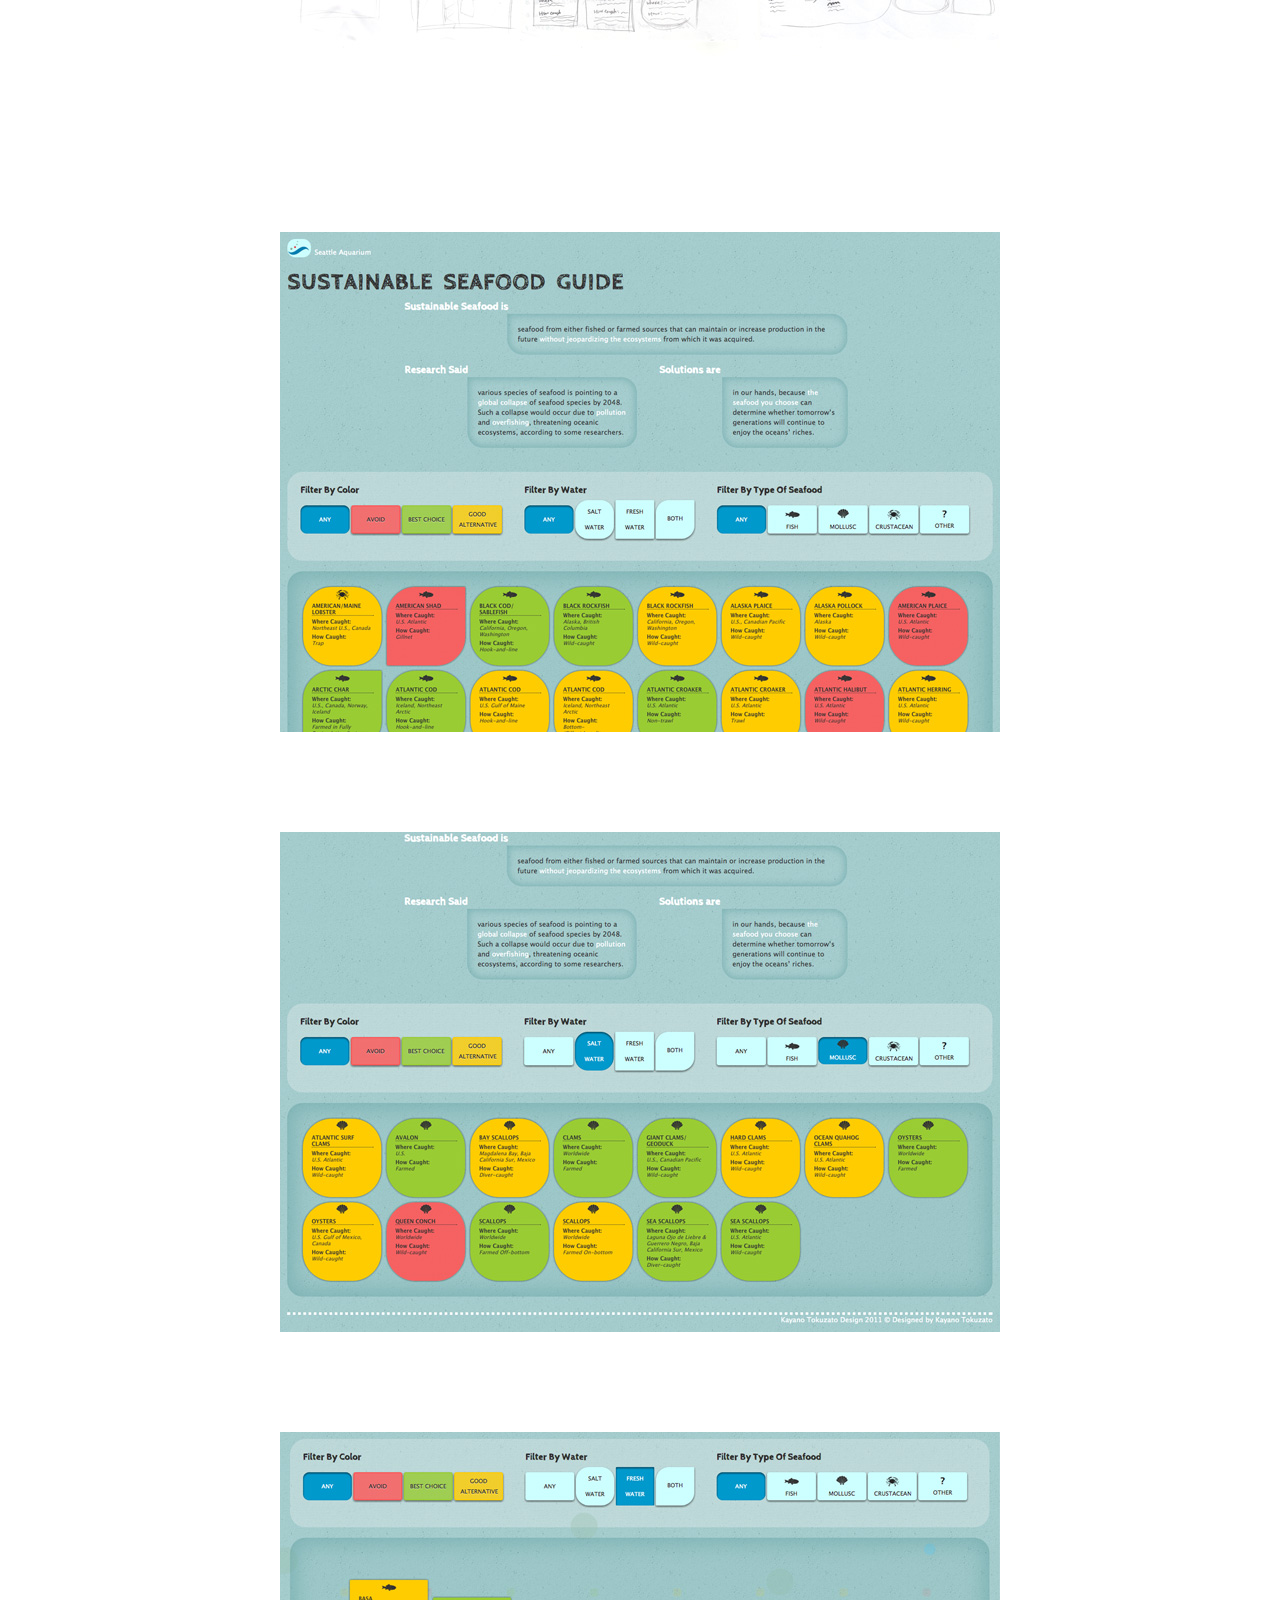
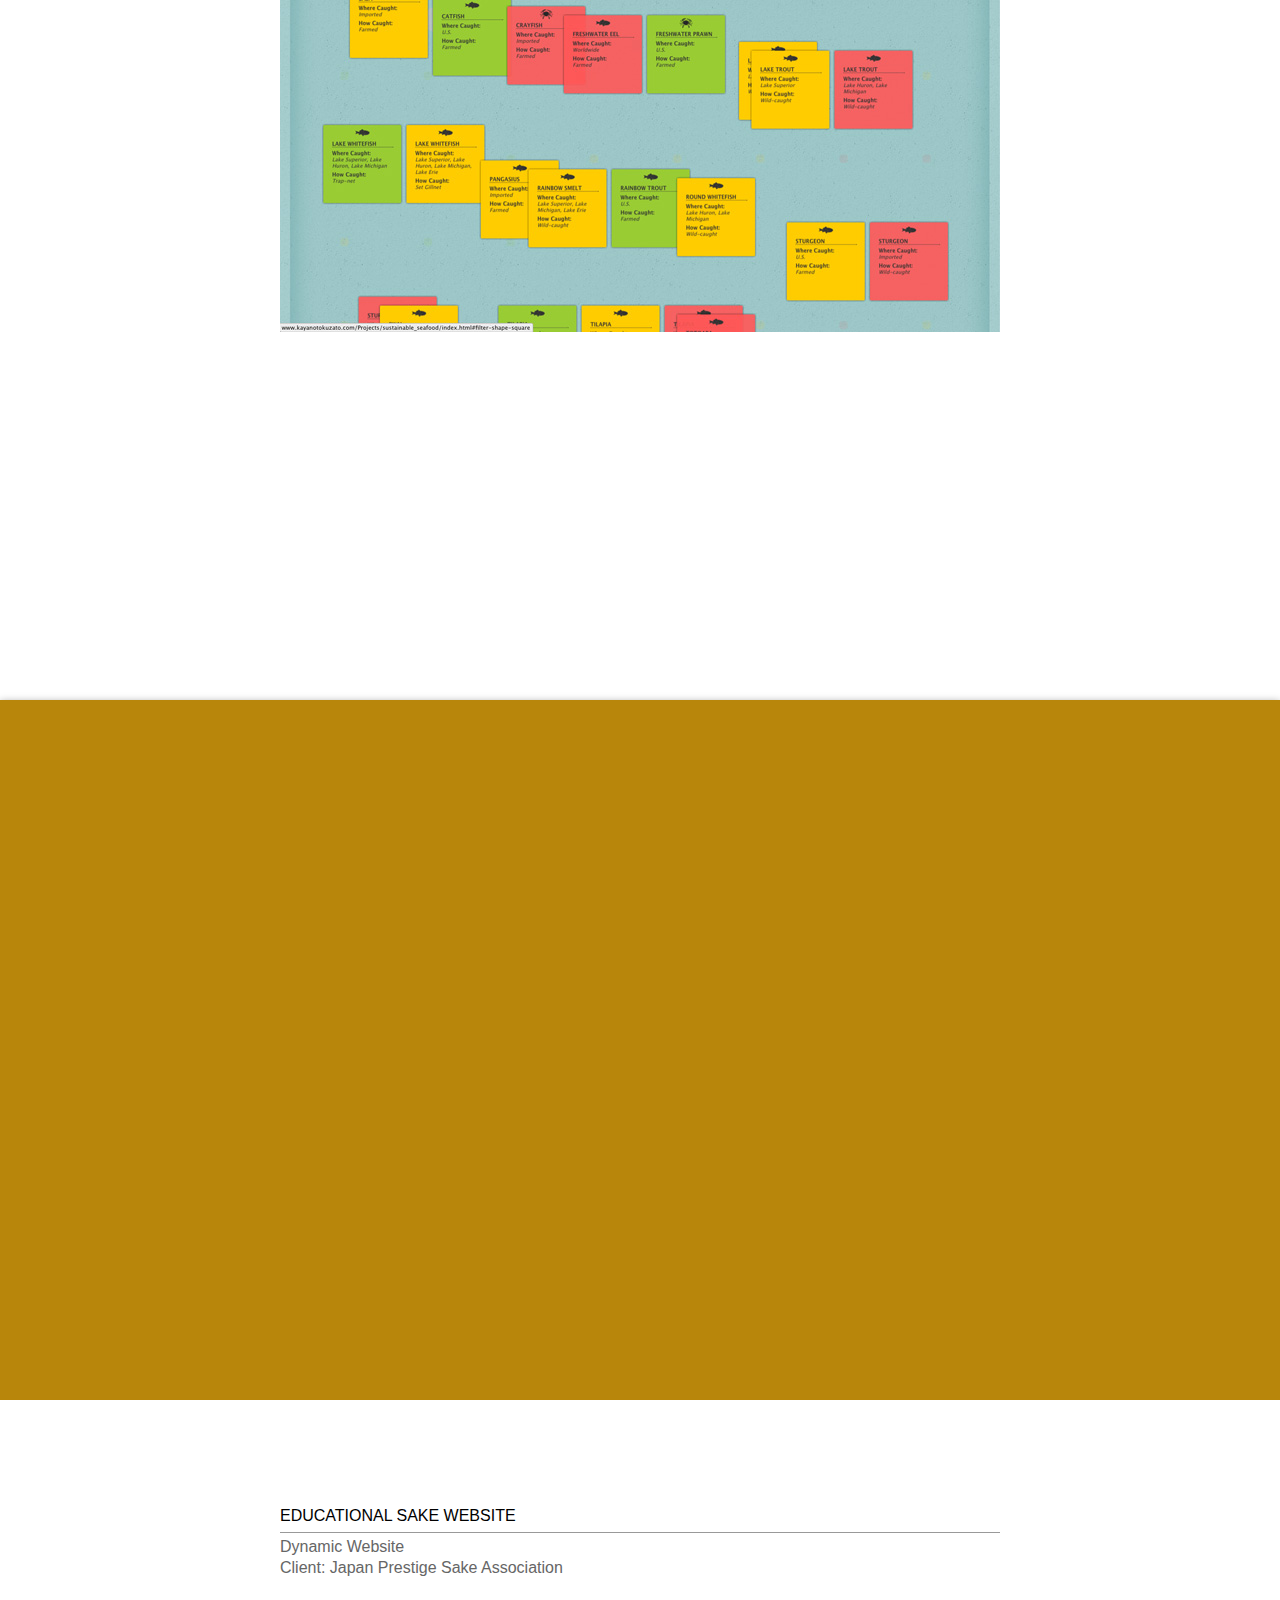
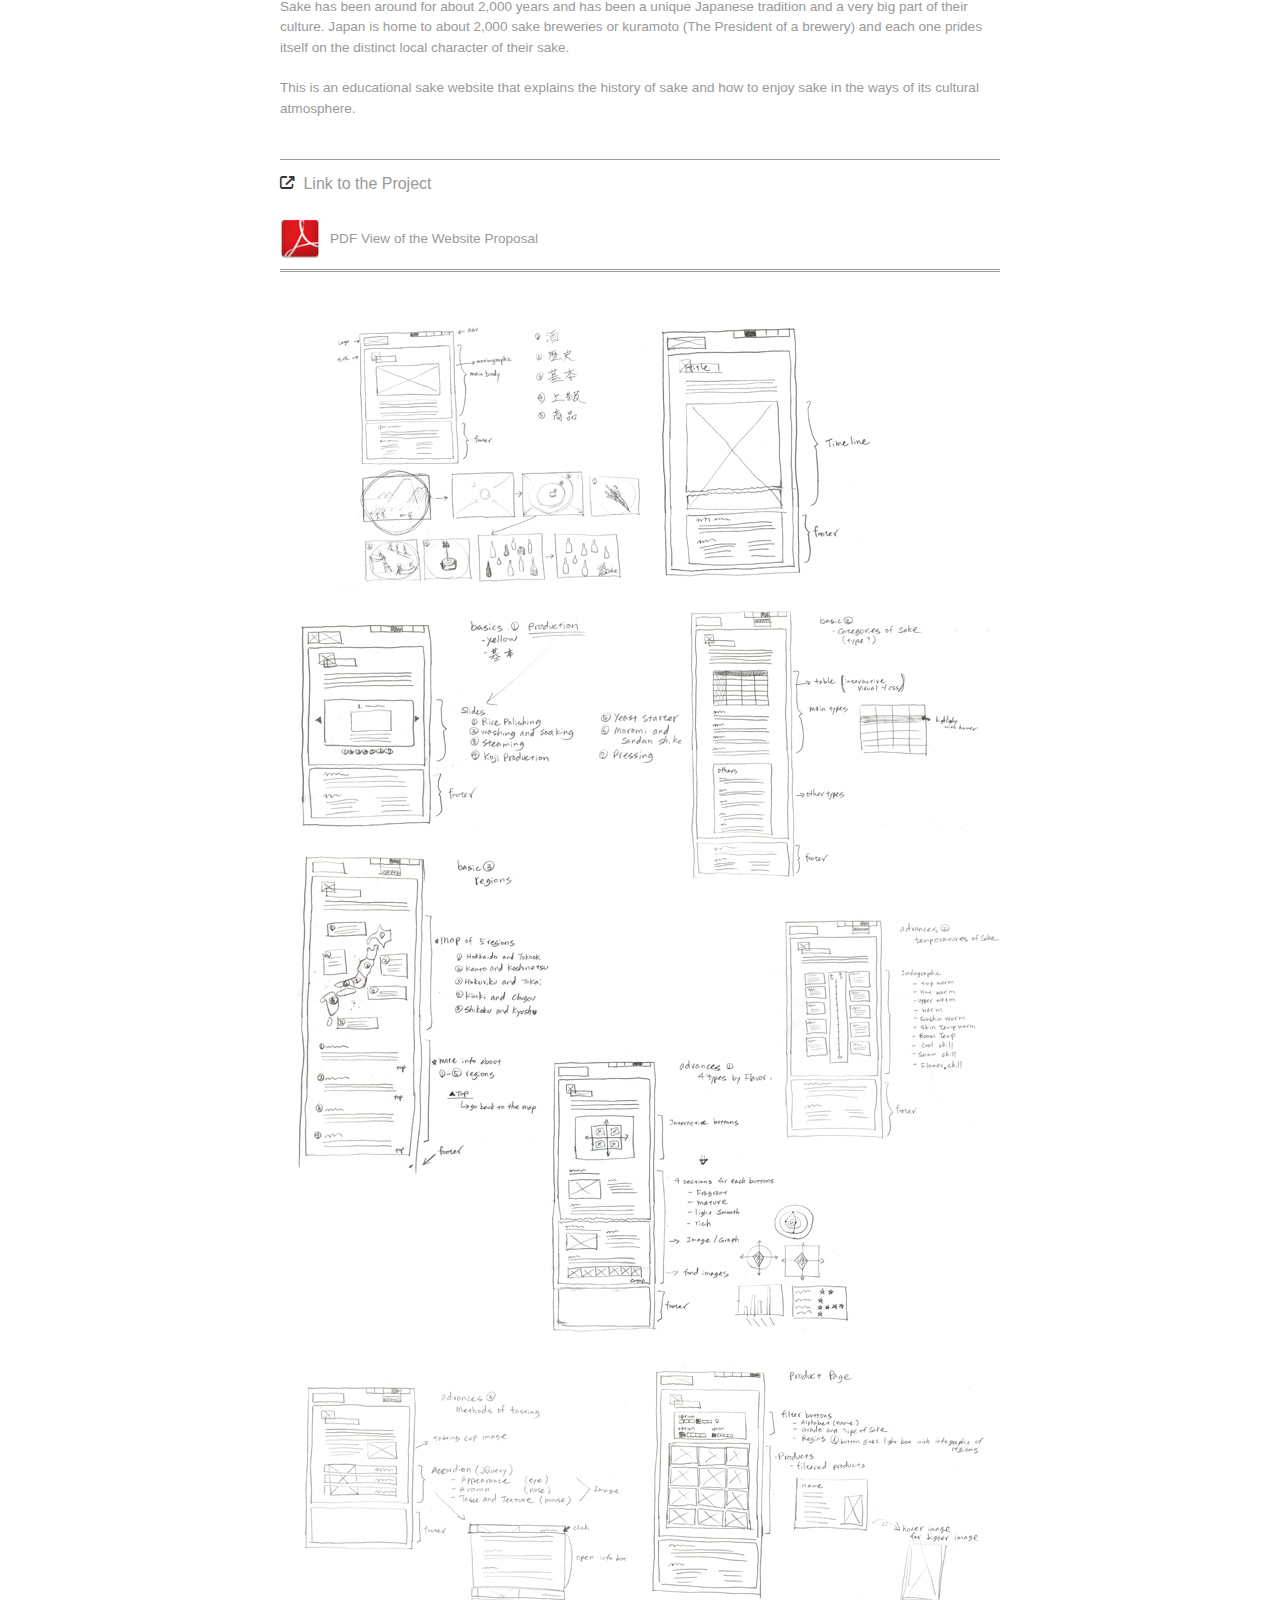
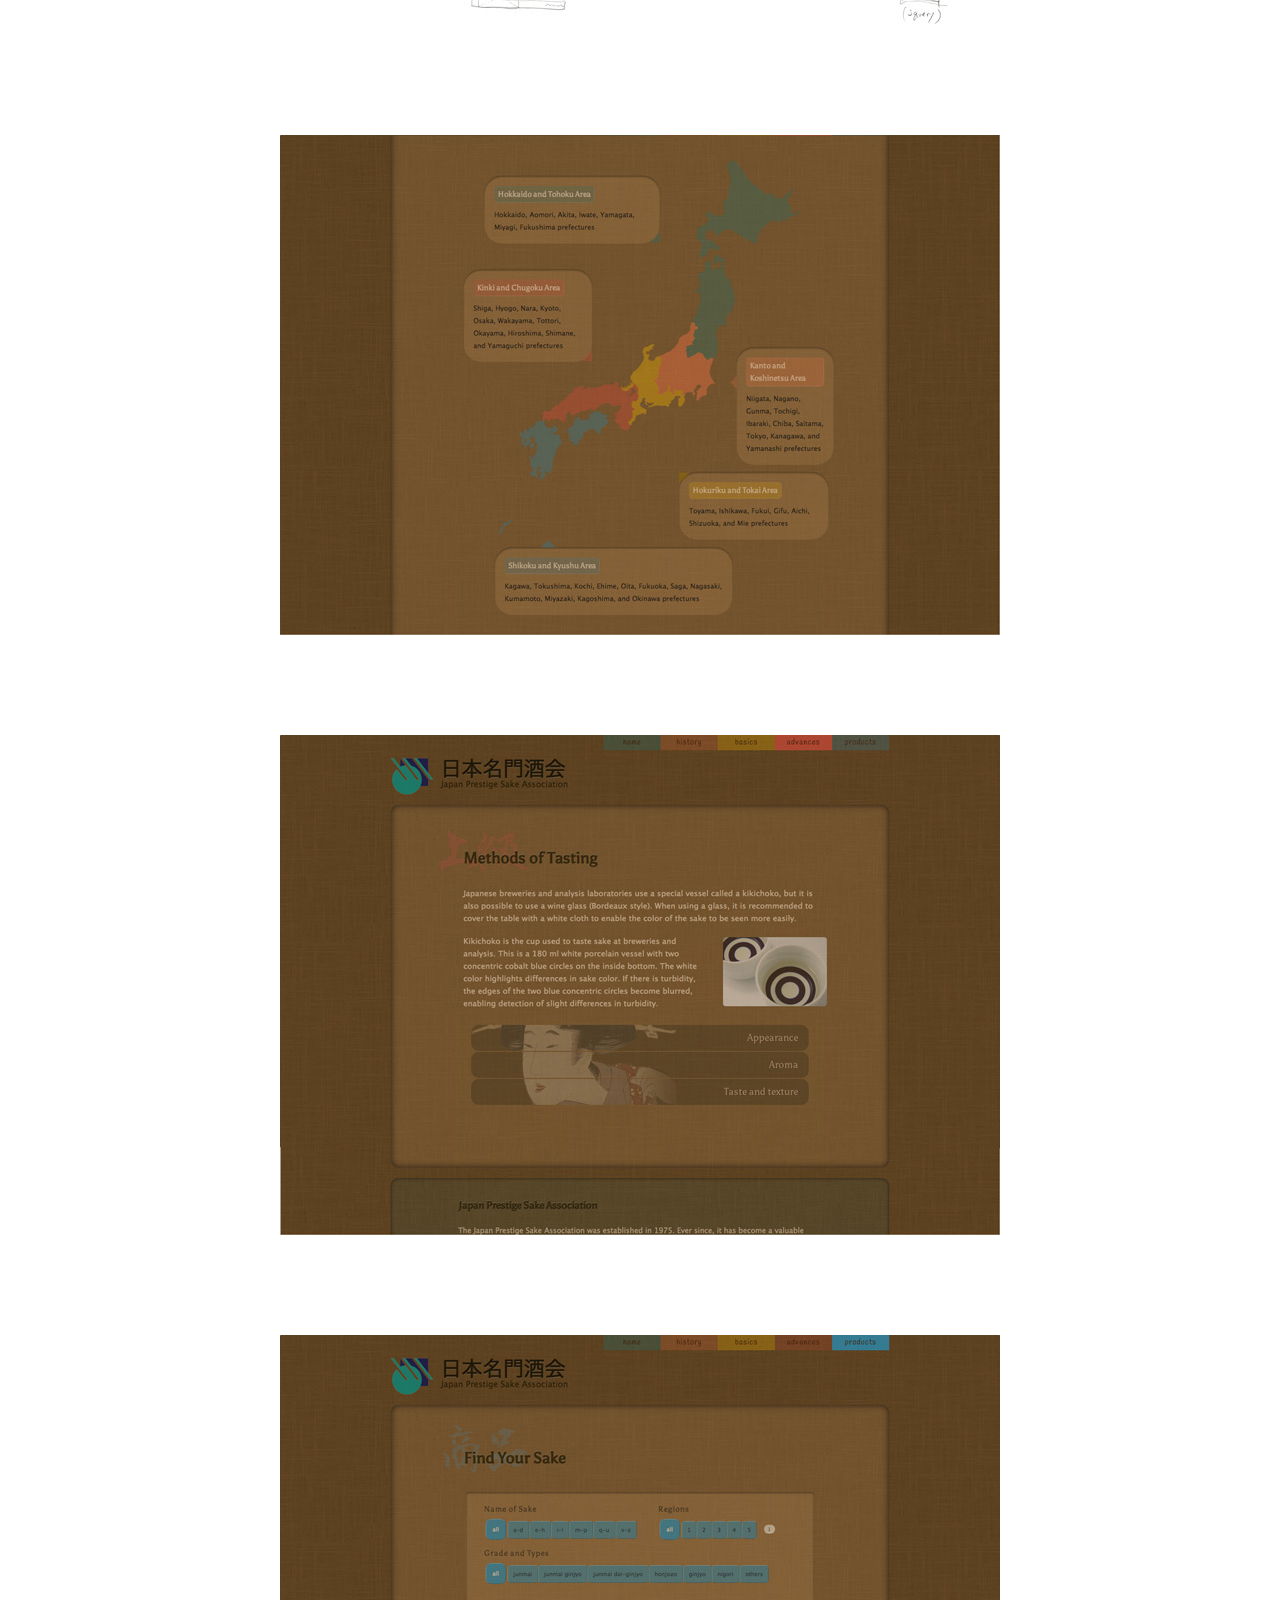
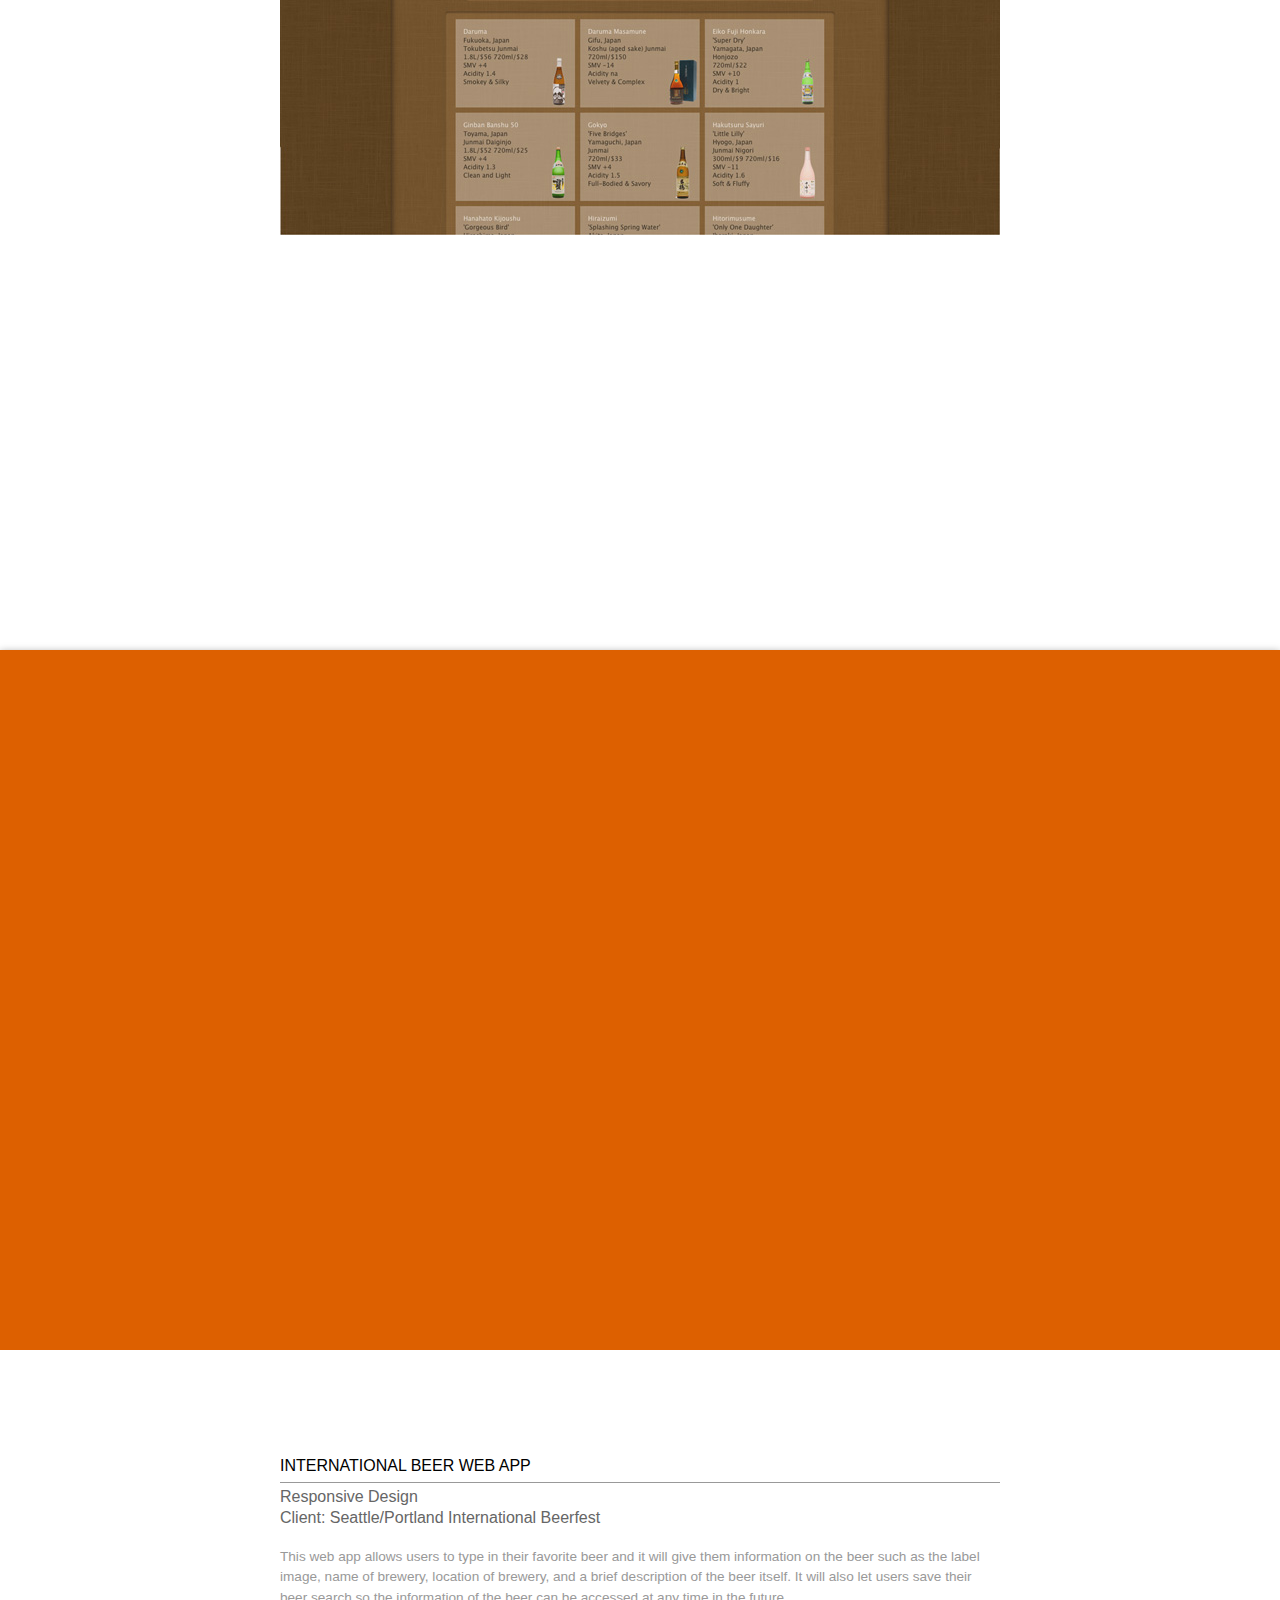
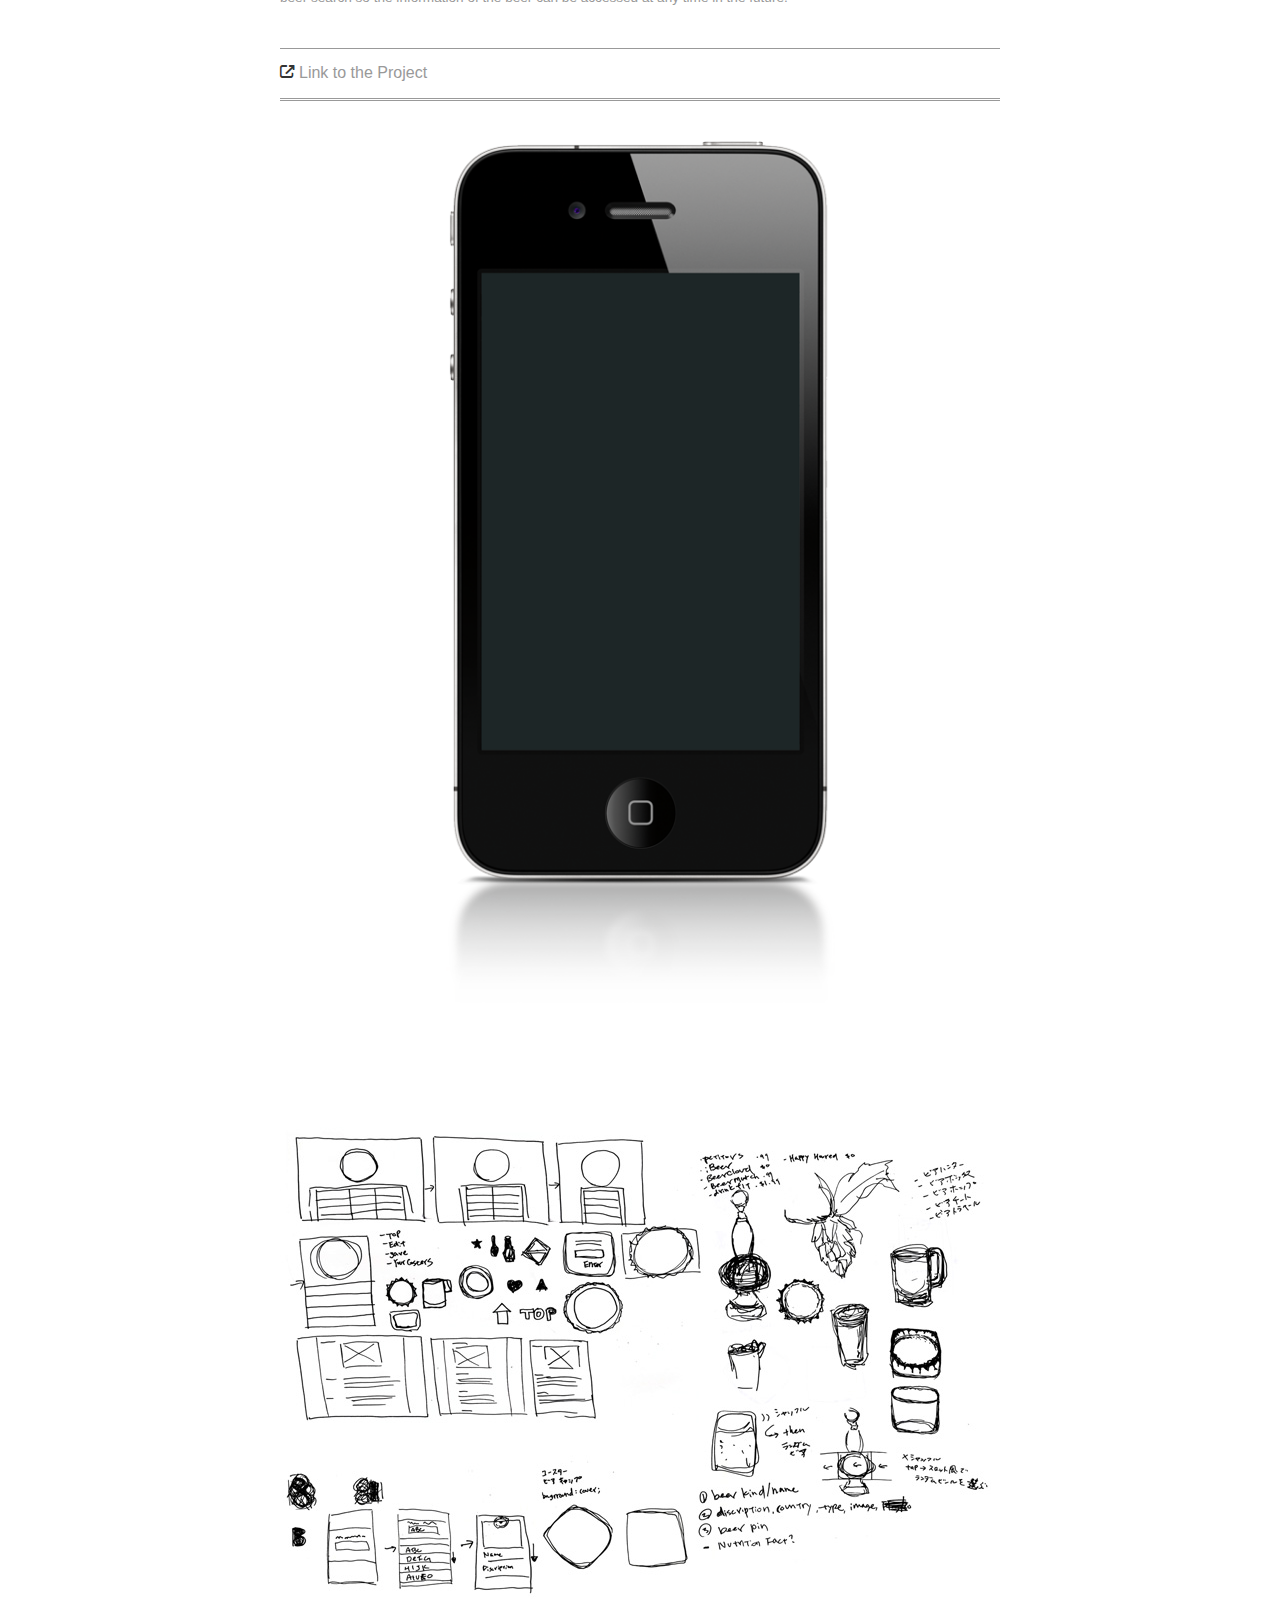
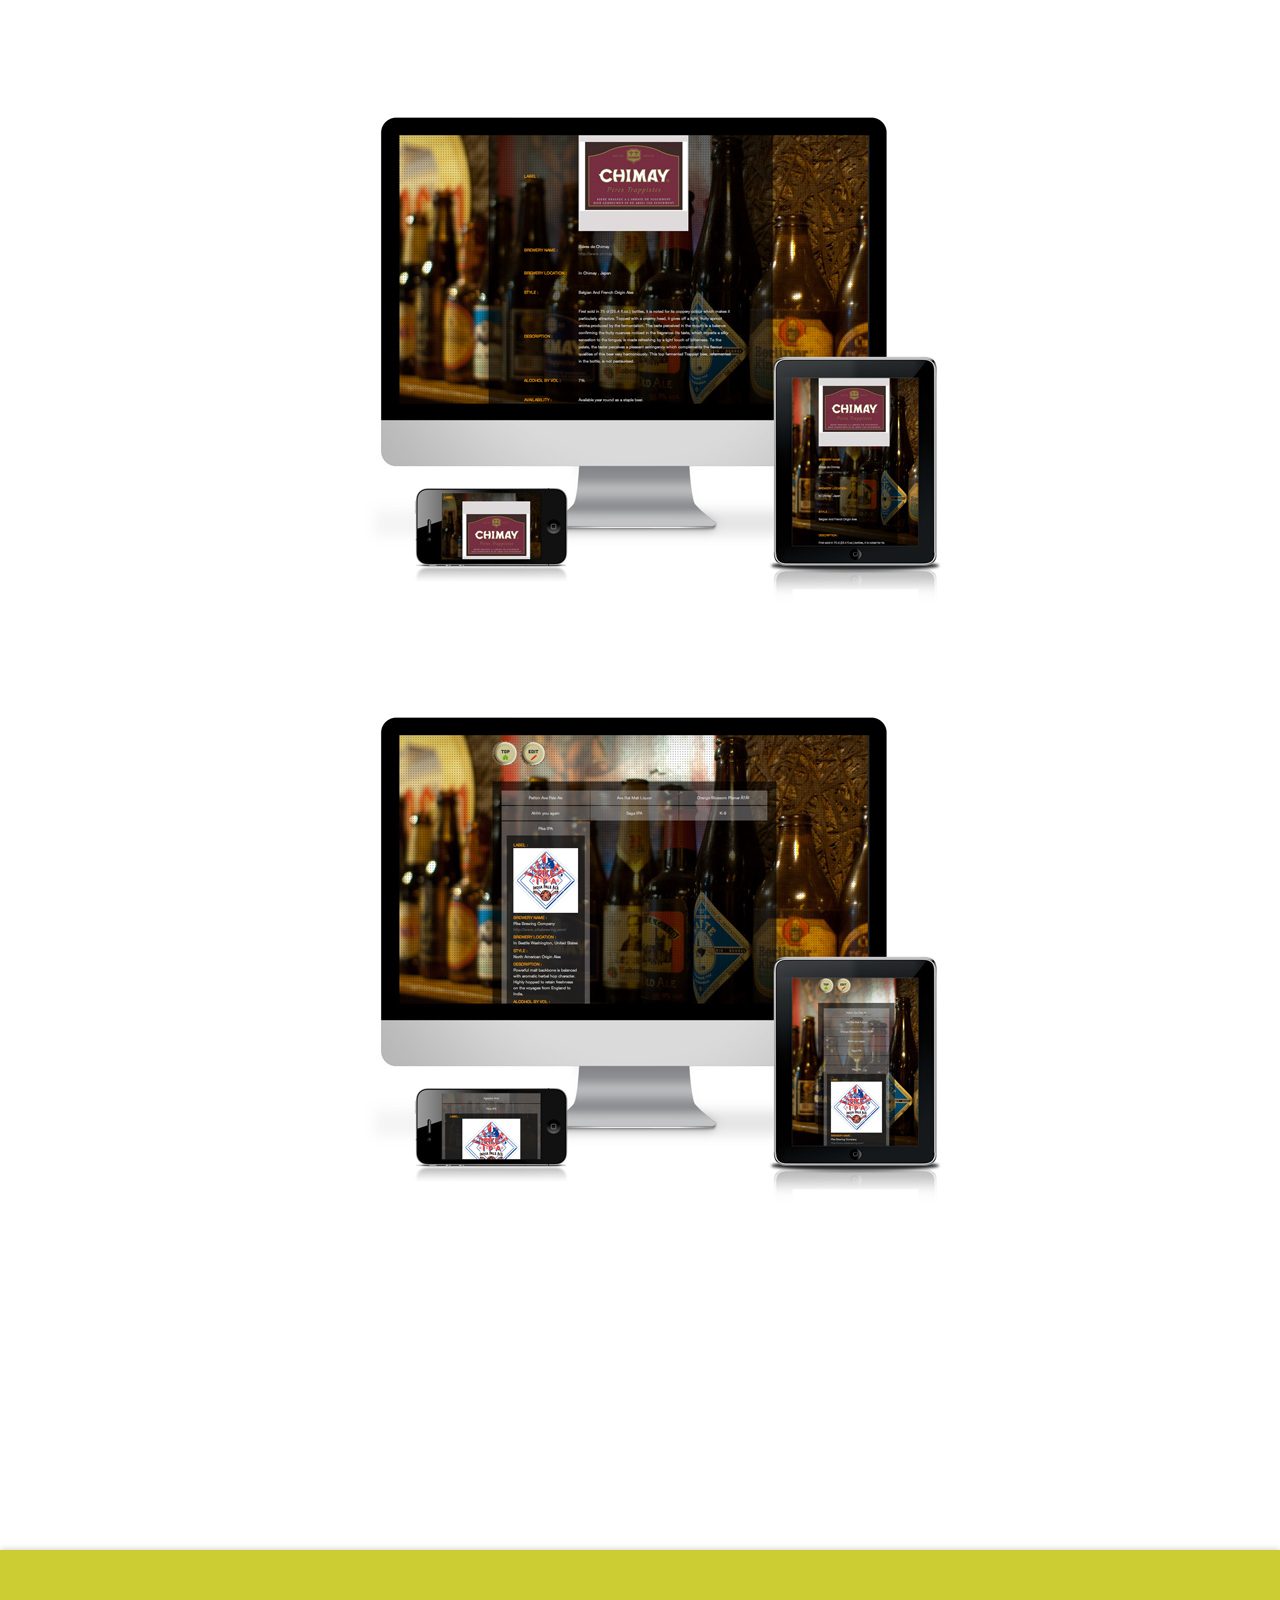
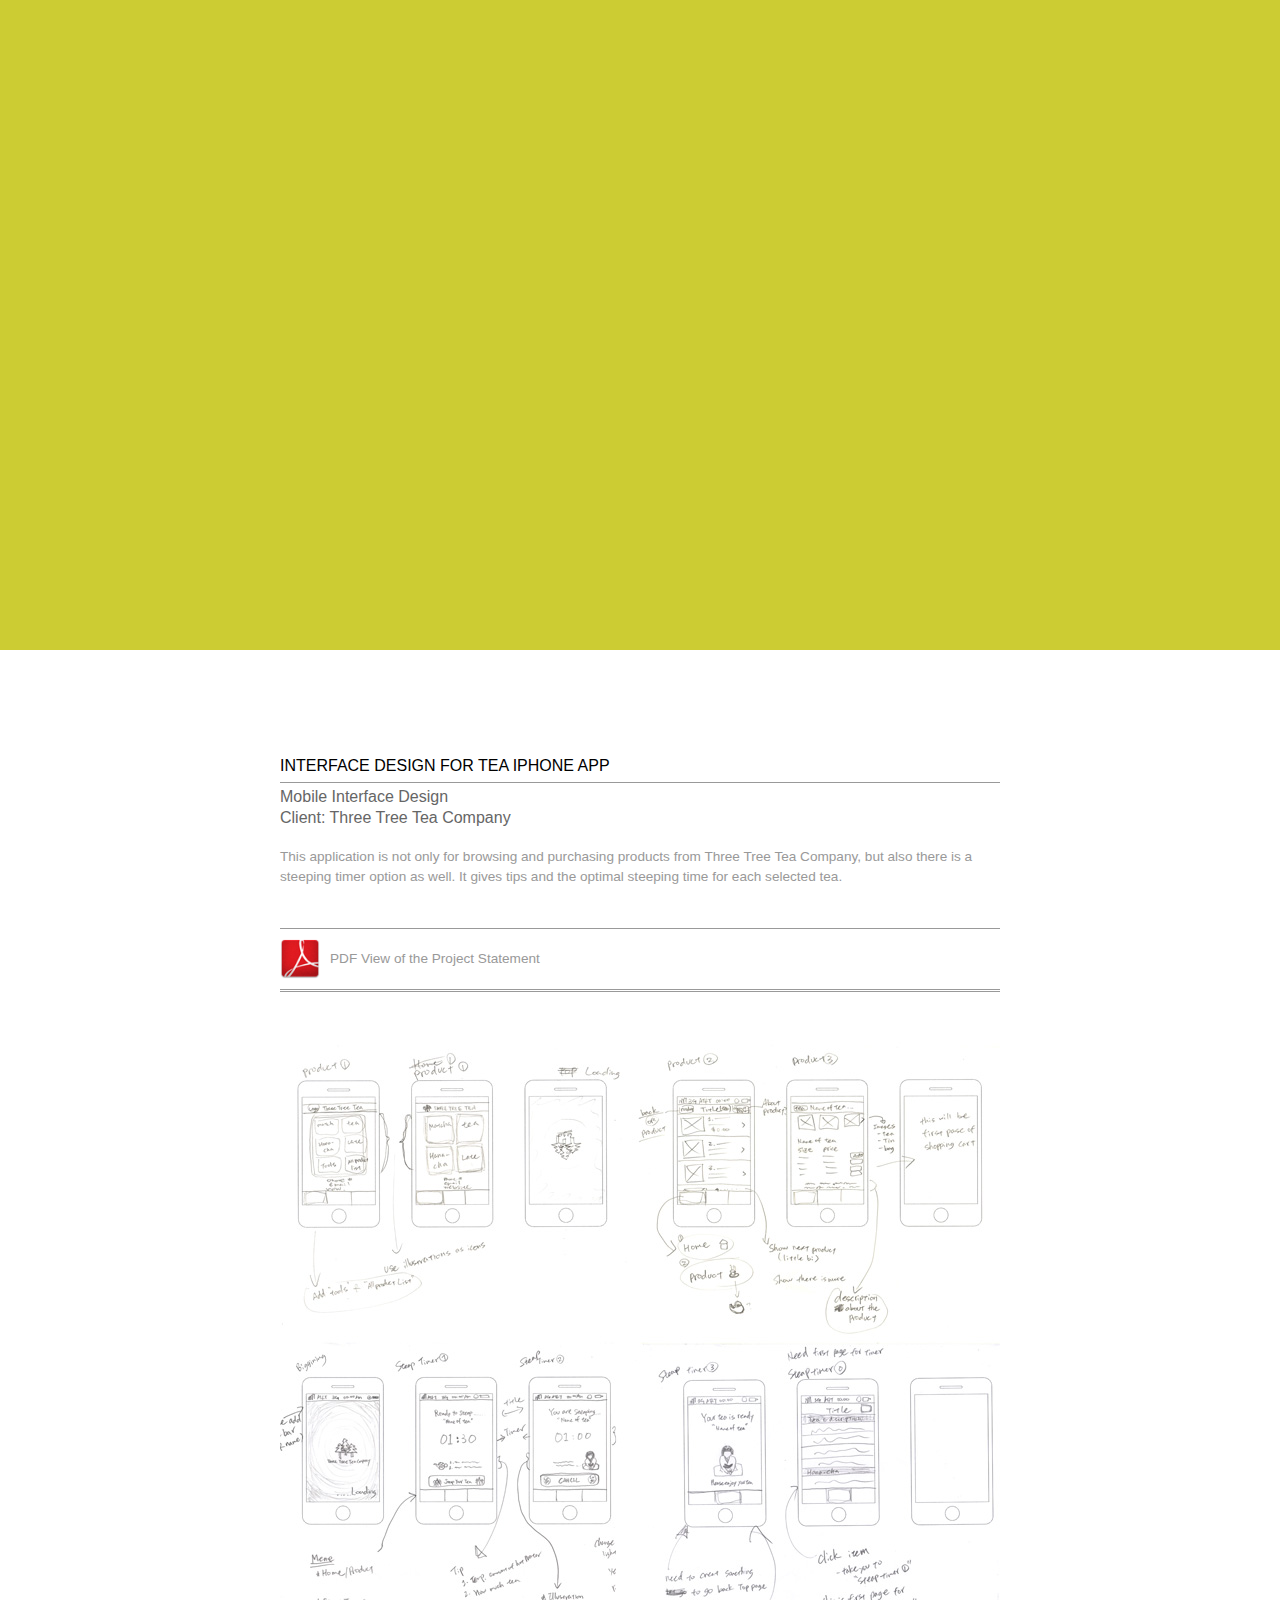
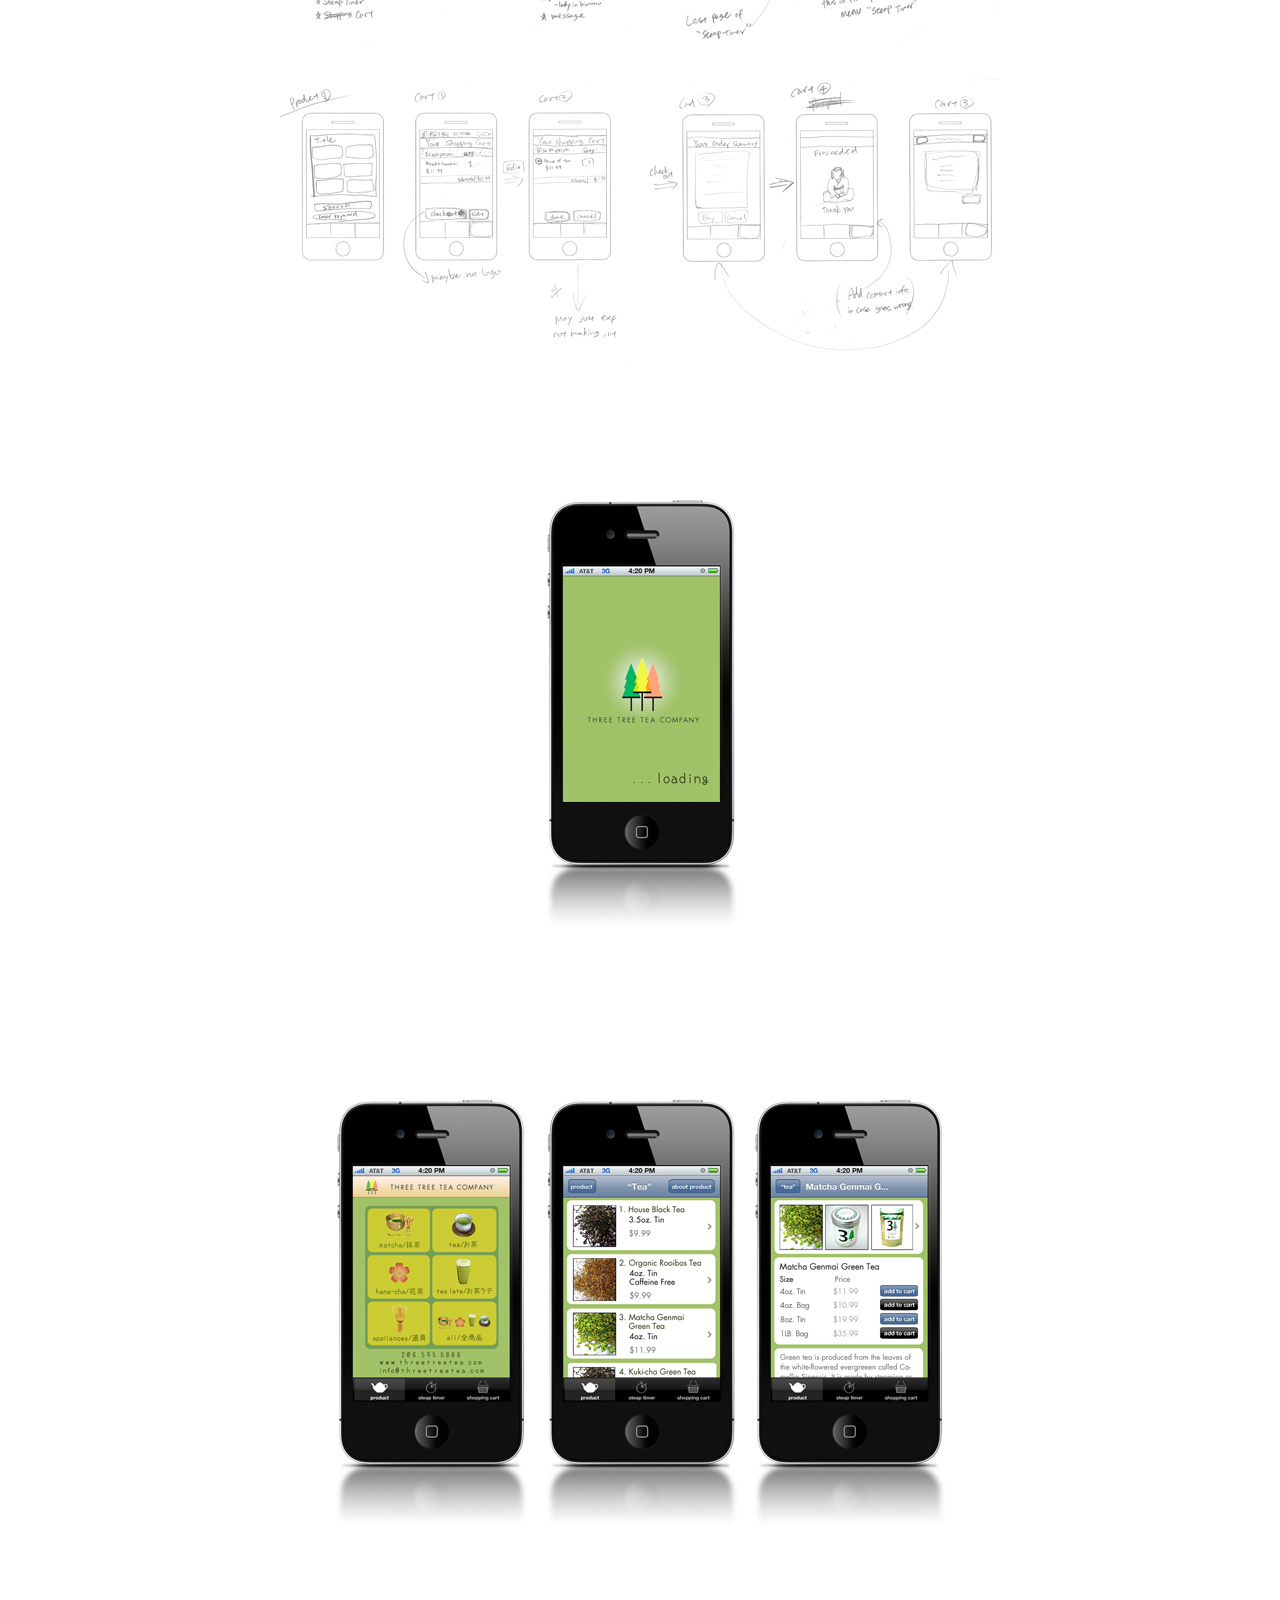
<file: old-site/index.html>
<!doctype html>
<!--[if lt IE 7]> <html class="no-js lt-ie9 lt-ie8 lt-ie7" lang="en"> <![endif]-->
<!--[if IE 7]>    <html class="no-js lt-ie9 lt-ie8" lang="en"> <![endif]-->
<!--[if IE 8]>    <html class="no-js lt-ie9" lang="en"> <![endif]-->
<!--[if gt IE 8]><!--> <html class="no-js" lang="en"> <!--<![endif]-->

	<head>
		<meta charset="UTF-8">
		<!-- Always force latest IE rendering engine (even in intranet) & Chrome Frame -->
		<meta http-equiv="X-UA-Compatible" content="IE=edge,chrome=1">
		<meta name="viewport" content="width=device-width">
		
		<title>Kayano Tokuzato Design Portfolio</title>
		
<!-- 		<link rel="stylesheet" type="text/css" href="http://yui.yahooapis.com/2.9.0/build/reset-fonts-grids/reset-fonts-grids.css"> -->
<!-- 		<link rel="stylesheet" type="text/css"href="css/style.css?cache=1339620138"> -->
		
		<link rel="icon" type="image/png" href="https://ka8to9.github.io/old-site/img/favicon.png">
		<link type="text/css" rel="stylesheet" href="css/style.css"> 
		
		<style type="text/css">
			
			
		</style>
		<meta name="viewport" content="width=device-width, initial-scale=1.0,maximum-scale=1.0" />


			

	</head>
	<body>
		<!--[if lt IE 8]><p class=chromeframe>Your browser is <em>out of date.</em> <a href="http://browsehappy.com/">Upgrade to the most recent version</a> or <a href="http://www.google.com/chromeframe/?redirect=true">install Google Chrome Frame</a> to experience this site.</p><![endif]-->
		<header>
			<div class="header_inside">
				<img src="img/logo.png" alt="logo" width="" height="" />
				
				<ul id="menu">
					<li class="menu_work" title="work"><a href="#work">WORK</a></li><!--
				 --><li class="menu_resume" title="resume"><a href="#resume">RESUME</a></li><!--
				 --><li class="menu_contact" title="contact"><a href="#contact">CONTACT</a></li>
				</ul>
			</div>
		</header>
		
		
		<div id="work" class="slide_menu">
			<ul id="nav">
				<li class="nav_one"><a href="#pro_one" title="Interactive Sustainable Seafood Guide"></a></li>
			    <li class="nav_two"><a href="#pro_two" title="Educational Sake Website"></a></li>
			    <li class="nav_three"><a href="#pro_three" title="International Beer Web App"></a></li>
			    <li class="nav_four"><a href="#pro_four" title="Interface Desing for Tea iPhone App"></a></li>
			    <li class="nav_five"><a href="#pro_five" title="Showcase for Ai Graduates of Summer 2012"></a></li>
			</ul>
				
			
			
			
			<div id="pro_one" class="slide">
				<div class="top one">
					<div class="top_img"></div>
				</div> <!--#top-->
			</div> <!--#pro_one-->
			
			<div id="pro_one_content" class="slide">
			    
		        <div class="pro_detail images">
		        	
			    	<div class="pro_detail texts">
						<h3>INTERACTIVE SUSTAINABLE SEAFOOD GUIDE</h3>
						<h4>Interactive Data Visualization</h4>
						<h4>Client: Seattle Aquarium</h4>
			        	<p>"Sustainable seafood is seafood from either fished or farmed sources that can maintain or increase production in the future without jeopardizing the ecosystems from which it was acquired."<br/>
			        	
			        	<p>This will show not only which seafoods are best choice, good alternative, or need to be avoided, but also sort by type of seafood and water types. </p>
<!--
			        	<a class="linkTo" href="https://ka8to9.github.io/old-site/thum_img_large/portfolio7/index.html" target="_blank">Link to the "Interactive Sustainable Seafood Guide</a>
			        	
-->
			        	<a class="linkTo" href="https://ka8to9.github.io/old-site/Projects/sustainable_seafood" target="_blank">
  							<i class="icon-external-link"></i> Link to the Project</a>
			        	
			        </div><!-- end of .pro_detail.texts -->
		    		
		        	<div class="inside">
		        		<div class="inside_box">
							<img src="img/projects/1/01.jpg" alt="top" width="" height="" />
							<img src="img/projects/1/02.jpg" alt="top" width="" height="" />
							<img src="img/projects/1/03.jpg" alt="top" width="" height="" />
							<img src="img/projects/1/04.jpg" alt="top" width="" height="" />
						</div>
		    		</div>
		    	</div><!-- end of .pro_detail.images -->
		    	
			        
		    </div> <!--.title_slide-->
			
			
	<!-- 		<div class="clearfix"></div> -->
			
			
			
			<div id="pro_two" class="slide">
			    <div class="top two">
			    	<div class="top_img"></div>
				</div> <!--#top-->	
			</div> <!--#two-->
			
			<div id="pro_two_content" class="slide">
				<div class="pro_detail images">
					<div class="pro_detail texts">
						<h3>EDUCATIONAL SAKE WEBSITE</h3>
						<h4>Dynamic Website</h4>
						<h4>Client: Japan Prestige Sake Association</h4>
						<p>Sake has been around for about 2,000 years and has been a unique Japanese tradition and a very big part of their culture. Japan is home to about 2,000 sake breweries or kuramoto (The President of a brewery) and each one prides itself on the distinct local character of their sake.<br />
						
						<p>This is an educational sake website that explains the history of sake and how to enjoy sake in the ways of its cultural atmosphere.</p>
						
						<a class="linkTo" href="https://ka8to9.github.io/old-site/Projects/sake" target="_blank">
	  						<i class="icon-external-link"></i> Link to the Project</a>
	  					<a class="pdf clearfix" href="img/kayano_educational_sake_site.pdf" target=_blank><img src="img/pdf_icon.png" width="40" height="40" alt="pdf">
							<p>PDF View of the Website Proposal</p>
						</a>
					</div>
				
				
					<div class="inside">
						<div class="inside_box">
							<img src="img/projects/2/01.jpg" alt="top" width="" height="" />
							<img src="img/projects/2/02.jpg" alt="top" width="" height="" />
							<img src="img/projects/2/03.jpg" alt="top" width="" height="" />
							<img src="img/projects/2/04.jpg" alt="top" width="" height="" />
						</div>
					</div>
				</div>
			        
		    </div> <!--.title_slide-->
		    
		    
		    
		    
		    <div id="pro_three" class="slide">
			    <div class="top three">
			    	<div class="top_img"></div>
				</div> <!--#top-->	
			</div> <!--#three-->
			
			<div id="pro_three_content" class="slide">	
		   		<div class="pro_detail images">
			    	<div class="pro_detail texts">
			            <h3>INTERNATIONAL BEER WEB APP</h3>
						<h4>Responsive Design</h4>
						<h4>Client: Seattle/Portland International Beerfest</h4>
			        	<p>This web app allows users to type in their favorite beer and it will give them information on the beer such as the label image, name of brewery, location of brewery, and a brief description of the beer itself. It will also let users save their beer search so the information of the beer can be accessed at any time in the future.</p>
						
						<a class="linkTo" href="https://ka8to9.github.io/old-site/Projects/beerapp" target="_blank">
	  						<i class="icon-external-link"></i>Link to the Project</a>
					</div> 
		    	
		        	<div class="inside">
		        		<div class="inside_box">
		        			<div class="whole_iframe">
			        			<img class="iphone" src="img/projects/iPhone.png" alt="iPhone" width="390" height="" />
				        		<iframe width="320" height="480" src="https://ka8to9.github.io/old-site/Projects/beerapp">
				        		</iframe>
			        		</div>
			        		
			        		
							<img src="img/projects/3/01.jpg" alt="top" width="" height="" />
							<img src="img/projects/3/02.jpg" alt="top" width="" height="" />
							<img src="img/projects/3/03.jpg" alt="top" width="" height="" />
						</div>
		    		</div>
		    	</div>
		    	
		    	       
		    </div> <!--.title_slide-->
		    
		    
		    
		    <div id="pro_four" class="slide">
			    <div class="top four">
			    	<div class="top_img"></div>
				</div> <!--#top-->	
			</div> <!--#four-->
			
			<div id="pro_four_content" class="slide">
		   		 <div class="pro_detail images">
		   		 	<div class="pro_detail texts">
			            <h3>INTERFACE DESIGN FOR TEA IPHONE APP</h3>
						<h4>Mobile Interface Design</h4>
						<h4>Client: Three Tree Tea Company</h4>
			        	<p>This application is not only for browsing and purchasing products from Three Tree Tea Company, but also there is a steeping timer option as well. It gives tips and the optimal steeping time for each selected tea.</p>
			        	<a class="pdf clearfix" href="img/kayano_interface_design_for_iphon_app.pdf" target=_blank><img src="img/pdf_icon.png" width="40" height="40" alt="pdf">
							<p>PDF View of the Project Statement</p>
						</a>
			        </div>
		   		 	
		   		 	
		        	<div class="inside">
			        	<div class="inside_box">
							<img src="img/projects/4/01.jpg" alt="top" width="" height="" />
							<img src="img/projects/4/02.jpg" alt="top" width="" height="" />
							<img src="img/projects/4/03.jpg" alt="top" width="" height="" />
							<img src="img/projects/4/04.jpg" alt="top" width="" height="" />
							<img src="img/projects/4/05.jpg" alt="top" width="" height="" />
						</div>
		    		</div>
		    	</div>
		    	
		    	
			        
		    </div> <!--.title_slide-->
		    
		    
		    <div id="pro_five" class="slide">
			    <div class="top five">
			    	<div class="top_img"></div>
				</div> <!--#top-->	
			</div> <!--#five-->
			
			<div id="pro_five_content" class="slide">				
		   		<div class="pro_detail images">

					<div class="pro_detail texts">
			            <h3>SENIOR PRESENTATION SUMMER 2012</h3>
						<h4>Dynamic Website</h4>
						<h4>Client: The Art Institute of Seattle Graduates of Summer 2012</h4>
			        	<p>
			        		This is a display of portfolio work for the seven graduates of the 2012 Summer Portfolio Showcase. Please click each work to view the designers site. There are four designers graduating from the Graphic Design Bachelor of Fine Art program and three designers graduating from the Web Design and Interactive Media Bachelor of Science program.
			        	</p>
			        	
			        	<a class="linkTo" href="https://ka8to9.github.io/old-site/Projects/class2012" target="_blank">
	  						<i class="icon-external-link"></i>Link to the Project</a>
		
			        </div>
				
				
		        	<div class="inside">
		        		<div class="inside_box">
							<img src="img/projects/5/01.jpg" alt="top" width="" height="" />
							<img src="img/projects/5/02.jpg" alt="top" width="" height="" style="border:1px solid #ccc"/>

						</div>
		    		</div>
		    	</div>
		    	
		    	
			        
		    </div> <!--.title_slide-->
		    
		    
		    
		    
		</div><!-- end of #work -->
		
		<div id="resume" class="slide_menu">
			<div class="pro_detail texts">
				<a class="linkTo clearfix" href="img/kayano_resume.pdf" target="_blank"><img src="img/pdf_icon.png" width="40" height="40" alt="pdf">
					<p>PDF Version</p>
				</a>
				
				<div class="left">
					<h5>EDUCATION</h5>
					<p><span>The Art Institute of Seattle</span><br />
					Web Design and Interactive Media<br />
					Bachelor of Science Degree<br />
					September 2012</p>
					
					<h5>SKILLS</h5>
					<p>InDesign<br />
					Illustrator<br />
					Photoshop<br />
					After Effects<br />
					Flash<br />
					Dreamweaver<br />
					Microsoft Office<br />
					ProTools</p>
					
					<p>HTML<br />
					CSS<br />
					jQuery/JavaScript<br />
					JSON<br />
					PHP</p>
				</div>
				
				<div class="right">
					<h5>RELATED EXPERIENCE</h5>
					<p><span>206 inc.</span><br />
					Web and Interactive Intern<br />
					April 2012 - July 2012</p>
					
					<p><span>Lifelong AIDS Alliance, Intern</span><br />
					Web/Graphic Designer<br />
					Event Website and Material Designs<br />
					January 2011 - March 2011</p>
					
					<p><span>Lifelong AIDS Alliance</span><br />
					Event Website<br />
					Lifelong Annual Benefit Breakfast<br />
					2010</p>
					
					<p><span>Kubota Garden</span><br />
					Plant Sale Event rochure Design<br />
					2010</p>
					
					<p><span>Kubota Garden</span><br />
					Direction Map Design<br />
					2010</p>
					
					<h5>LANGUAGE</h5>
					<p>Japanese<br />
					English</p>
				</div>
				<div class="clearfix"></div>
			</div>
		</div>	
		
		<div id="contact" class="slide_menu">
			<div class="pro_detail texts">
			
				<form action="php/mail.php" method="POST">					
					
<!-- 					<label for='name' >Your Name:</label> -->
				    <input type='text' name='name' maxlength="30" value="your name" onfocus="if(this.value==this.defaultValue){this.value='';}" onblur="if(this.value==''){this.value=this.defaultValue;}" /><br/>
<!-- 					<label for='email' >Your Email:</label> -->
				    <input type='text' name='email' maxlength="30" value="your email" onfocus="if(this.value==this.defaultValue){this.value='';}" onblur="if(this.value==''){this.value=this.defaultValue;}" /><br/>
<!-- 				    <label for='message' >Message:</label> -->
				    <textarea rows="13" cols="50" name='message' value="your email" onfocus="if(this.value==this.defaultValue){this.value='';}" onblur="if(this.value==''){this.value=this.defaultValue;}"></textarea><br/>
					
					<input id="button" type="submit" value="SEND" onClick="return confirm('Thank you')">
				</form>
				
			</div>
		</div>		
			

		
		
		
		<script src="http://ajax.googleapis.com/ajax/libs/jquery/1.7.1/jquery.min.js"></script>
		<script>
			window.jQuery || document.write('<script src="js/jquery-1.7.1.min.js"><\/script>')
		</script>		
		
		
		<script type="text/javascript" src="js/jquery.parallax-1.1.js"></script>
		<script type="text/javascript" src="js/jquery.scrollTo-1.4.2-min.js"></script>
		<script type="text/javascript" src="js/jquery.easing.1.3.js"></script>		
		<script type="text/javascript" src="js/jquery.scrollorama.js"></script>
		<script type="text/javascript" src="js/jquery.scrolldeck.js"></script>
		
		<script type="text/javascript">
			$(document).ready(function(){
				RepositionNav();
				
				$(window).resize(function(){
					RepositionNav();
					
				});

				
				$('#pro_one').parallax("50%", 0.1, true);			
				$('#pro_one_content').parallax("50%",0, 0.1, true);
/* 				$('.right').parallax("50%", 800, 0.3, true); */
				$('#pro_two').parallax("50%", 0.1, true);
				$('#pro_two_content').parallax("50%",0, 0.1, true);
/* 				$('.detail').parallax("50%", 0.2, true); */
				$('#pro_three').parallax("50%", 0.1, true);
				$('#pro_three_content').parallax("50%",0, 0.1, true);
				$('#pro_four').parallax("50%", 0.1, true);
				$('#pro_five_content').parallax("50%",0, 0.1, true);
				$('#pro_five').parallax("50%", 0.1, true);
				$('#resume').parallax("50%",0, 0.1, true);
				$('#contact').parallax("50%", 0.1, true);
				
				
				var deck = new $.scrolldeck({
					slides: '.slide_menu',
					buttons: '#menu li a',
					easing: 'easeInOutExpo',
				});
				var deck = new $.scrolldeck({
					slides: '.slide',
					buttons: '#nav li a',
					easing: 'easeInOutExpo',
				});
				

				
				// initialize the plugin, pass in the class selector for the sections of content (blocks)
/*  				var scrollorama = $.scrollorama({ blocks:'.scrollblock' }); */
						
				


			});
			
		</script>


	</body>
</html>
</file>
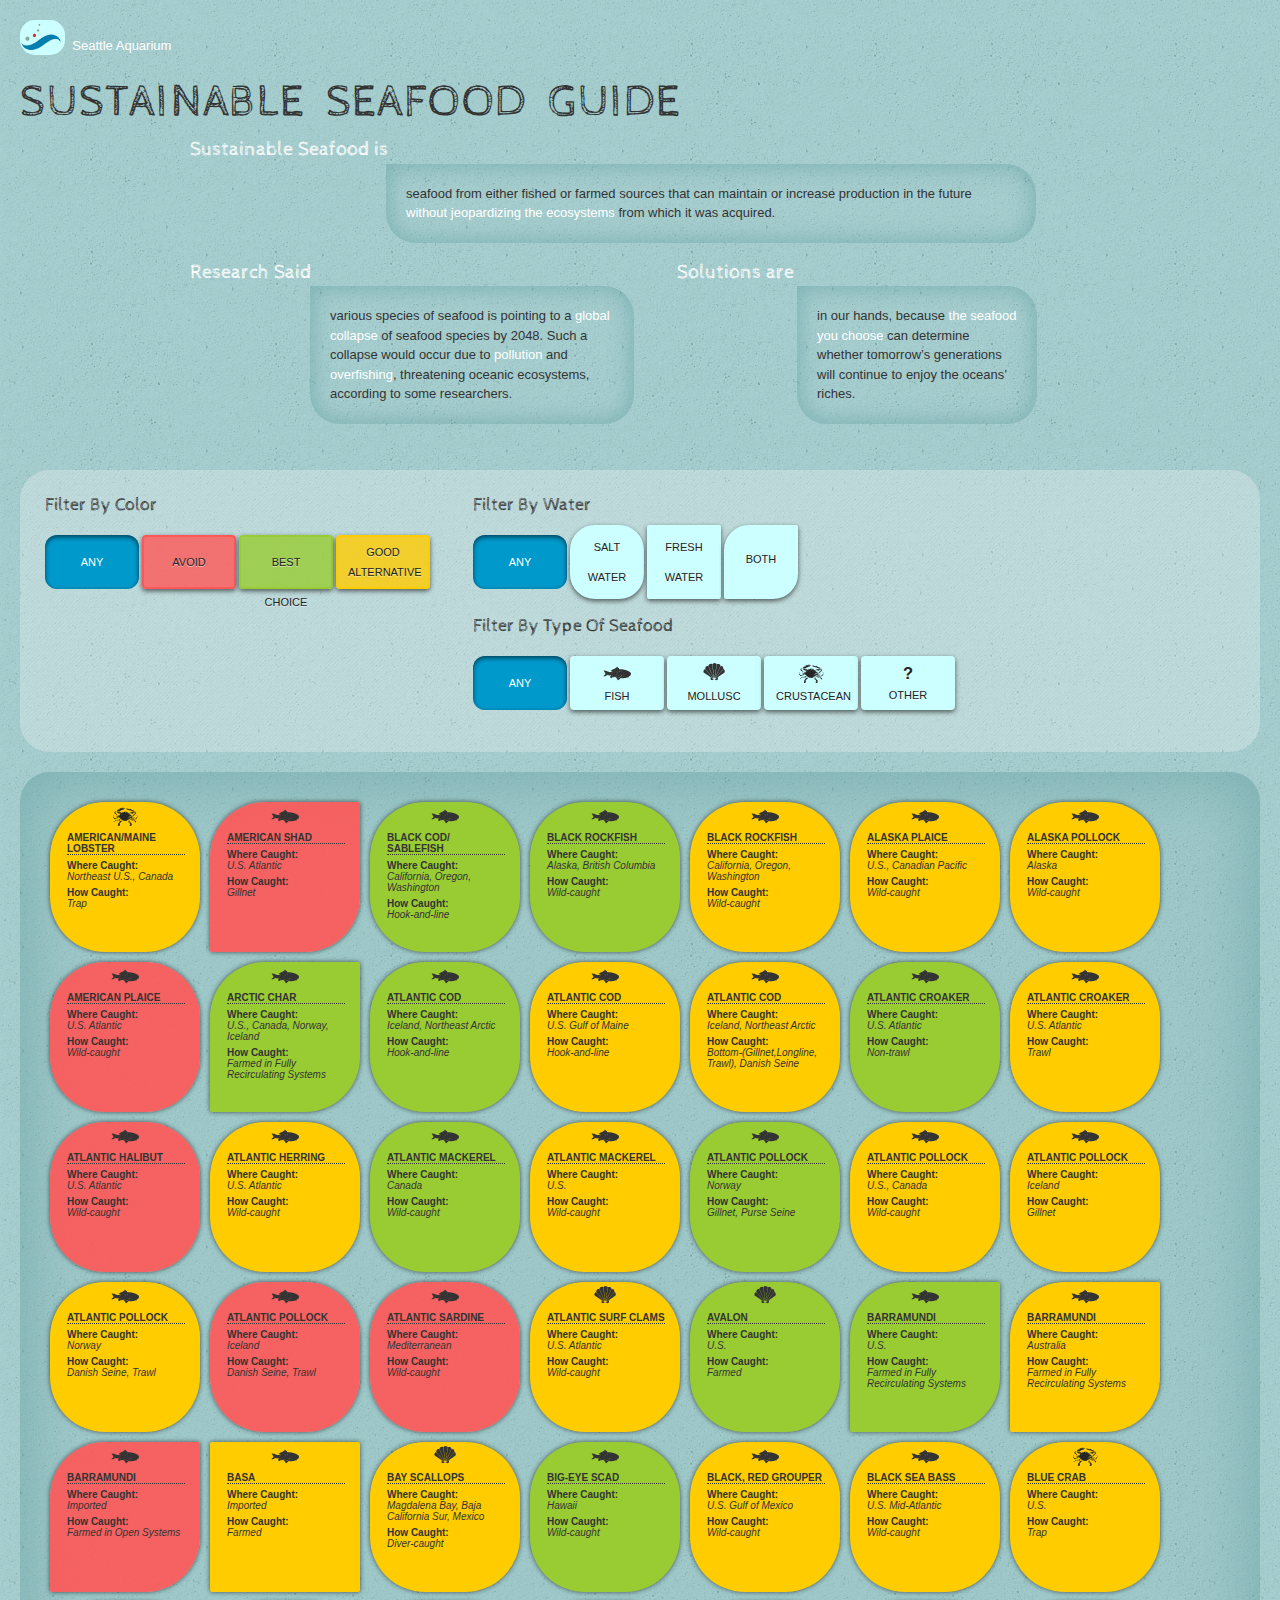
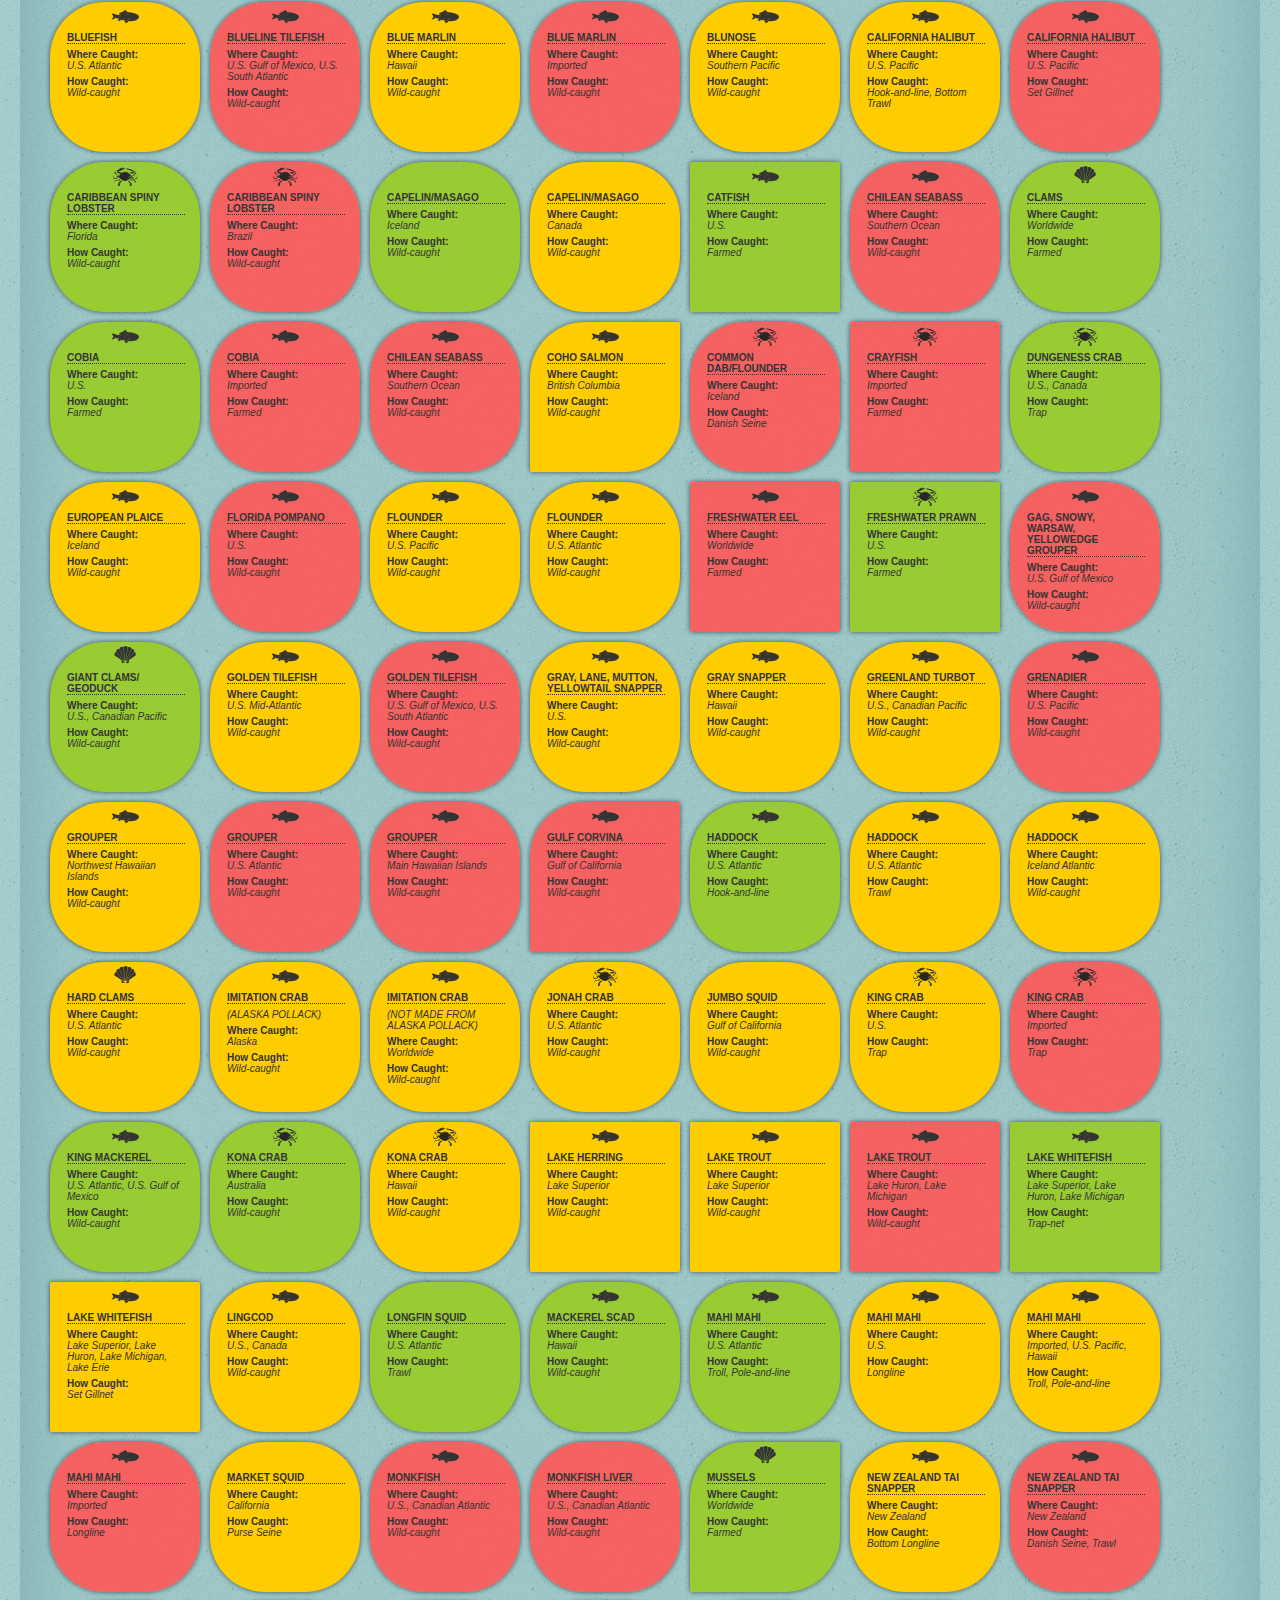
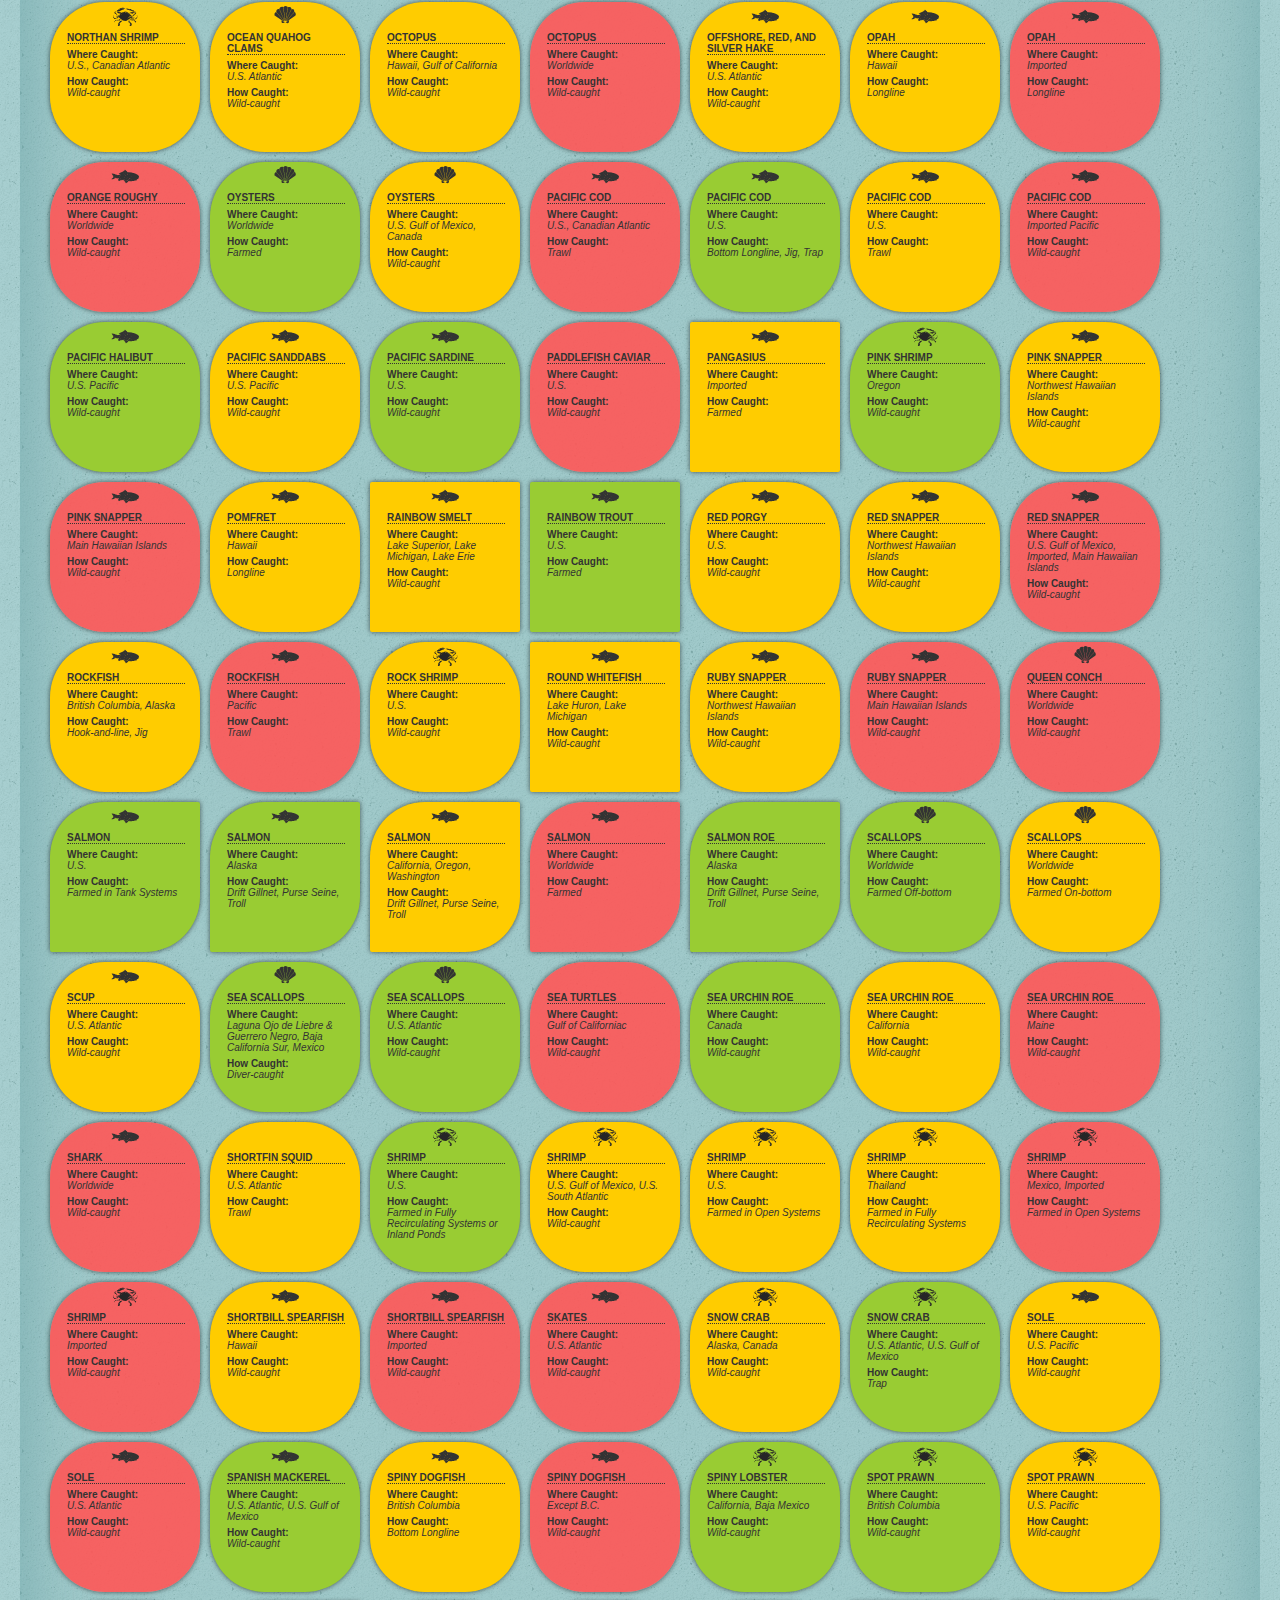
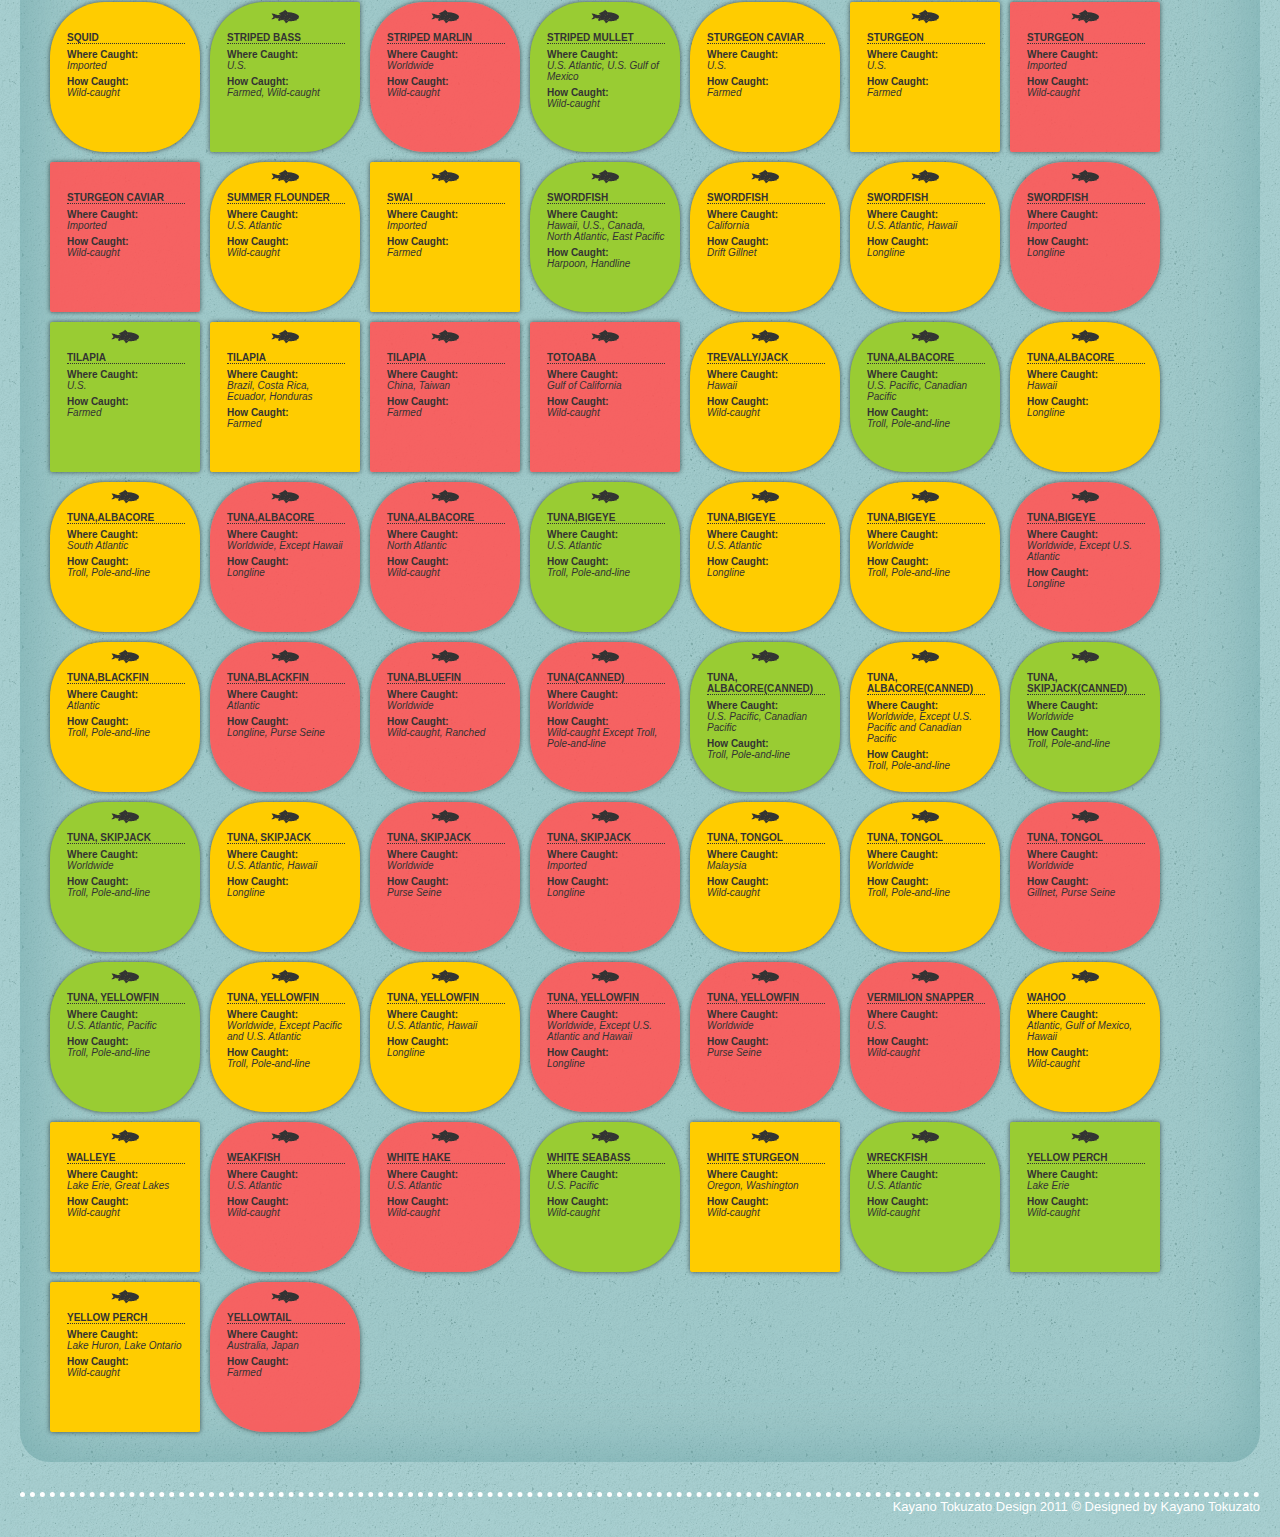
<file: Projects/sustainable_seafood/index.html>
<!doctype html>
<!--[if lt IE 7]> <html class="no-js lt-ie9 lt-ie8 lt-ie7" lang="en"> <![endif]-->
<!--[if IE 7]>    <html class="no-js lt-ie9 lt-ie8" lang="en"> <![endif]-->
<!--[if IE 8]>    <html class="no-js lt-ie9" lang="en"> <![endif]-->
<!--[if gt IE 8]><!--> <html class="no-js" lang="en"> <!--<![endif]-->
	
	<head>
		<meta charset="UTF-8">
		<!-- Always force latest IE rendering engine (even in intranet) & Chrome Frame -->
		<meta http-equiv="X-UA-Compatible" content="IE=edge,chrome=1">
		<meta name="viewport" content="width=device-width">
		<title>Sustainable Seafood</title>
		
		
		<!--[if lt IE 9]><script src="http://html5shim.googlecode.com/svn/trunk/html5.js"></script><![endif]-->
		
		<link rel="stylesheet" href="css/style.css" type="text/css" media="screen" />		<link href='http://fonts.googleapis.com/css?family=Cabin+Sketch:bold' rel='stylesheet' type='text/css'>
	
	</head>
	<body>
		<!--[if lt IE 8]><p class=chromeframe>Your browser is <em>out of date.</em> <a href="http://browsehappy.com/">Upgrade to the most recent version</a> or <a href="http://www.google.com/chromeframe/?redirect=true">install Google Chrome Frame</a> to experience this site.</p><![endif]-->
	
		
		<div id="client">
			<img src="img/logo-sea_aqu.png" height="40">
			<h6>Seattle Aquarium</h6>
		</div>
	  
	  
		<div class="clearthefloats"></div> 
	 
	  
	  	<h1>SUSTAINABLE SEAFOOD GUIDE</h1>
	  	
		<div id="copy">
			<div id="sasutainable_seafood">
				<h2>Sustainable Seafood is</h2>
				<p>seafood from either fished or farmed sources that can maintain or increase production in the future <span>without jeopardizing the ecosystems</span> from which it was acquired.</p>
			</div><!-- end of #sasutainable_seafood -->
			
			<div id="copy_two">
				<div id="research">
					<h2>Research Said</h2>
						<p>various species of seafood is pointing to a <span>global collapse</span> of seafood species by 2048. Such a collapse would occur due to <span>pollution</span> and <span>overfishing</span>, threatening oceanic ecosystems, according to some researchers.</p>
				</div><!-- end of #research -->
			
				<div id="solution">
					<h2>Solutions are</h2>	 			
					<p>in our hands, because <span>the seafood you choose</span> can determine whether tomorrow’s generations will continue to enjoy the oceans’ riches.</p>
					
				</div><!-- end of #solution -->
			</div>
					
		</div><!-- end of #copy -->
	
		<div class="clearfix"></div> 
	
		<section id="options" class="clearfix combo-filters">
			
	  
		    <div class="option-combo color">
		      <h3>filter by color</h3>
		      	<ul class="filter option-set floated clearfix "> 
			        <li><a href="#filter-color-any" data-filter="" data-group="color" class="selected">ANY</a></li>
			        
			        <li><a href="#filter-color-red" data-group="color" data-filter=".red" class="red">AVOID</a></li>
			        
			        <li><a href="#filter-color-green" data-group="color" data-filter=".green" class="green">BEST CHOICE</a></li>
			        
			        <li><a href="#filter-color-yellow" data-group="color" data-filter=".yellow" class="yellow">GOOD ALTERNATIVE</a></li>
		      	</ul>
		      	
		    </div>
		  
		    <div class="option-combo shape">
		      <h3>filter by water</h3>
		      <ul class="filter option-set floated clearfix "> 
		        <li><a href="#filter-shape-any" data-filter="" data-group="shape" class="any selected">any</a></li>
		        
		          <li><a href="#filter-shape-round" data-group="shape" data-filter=".round" class="round">salt water</a></li>
		        
		          <li><a href="#filter-shape-square" data-group="shape" data-filter=".square" class="square">fresh water</a></li>
		          
		          <li><a href="#filter-shape-round_square" data-group="shape" data-filter=".round_square" class="round_square">Both</a></li>
		        
		      </ul>
		    </div>
		  
		    <div class="option-combo size">
		      <h3>filter by type of seafood</h3>
		      <ul class="filter option-set floated clearfix "> 
		        <li><a href="#filter-size-any" data-filter="" data-group="size" class="selected">any</a></li>
		        
		          <li><a href="#filter-size-fish" data-group="size" data-filter=".fish" class="fish">fish</a></li>
		        
		          <li><a href="#filter-size-molluscs" data-group="size" data-filter=".molluscs" class="molluscs">mollusc</a></li>
		        
		          <li><a href="#filter-size-crustaceans" data-group="size" data-filter=".crustaceans" class="crustaceans">crustacean</a></li>
		        
		          <li><a href="#filter-size-others" data-group="size" data-filter=".others" class="other"><span>?</span><br />other</a></li>
		        
		      </ul>
		    </div>
	  
	
		</section> <!-- #options -->
	
		<div id="container" class="clearfix">
		
	  		<!-- ******************** A,B,C ******************** -->
	    	<div class="color-shape crustaceans round yellow">
		    	<div id="text">
		    		<h4>AMERICAN/MAINE LOBSTER</h4>
		    		<h5>Where Caught:</h5>
		    			<p>Northeast U.S., Canada</p>
		    		<h5>How Caught:</h5>
		    			<p>Trap</p>
	    		</div>
	    	</div>
	    	<div class="color-shape fish round_square red">
		    	<div id="text">
		    		<h4>AMERICAN SHAD</h4>
		    		<h5>Where Caught:</h5>
		    			<p>U.S. Atlantic</p>
		    		<h5>How Caught:</h5>
		    			<p>Gillnet</p>
	    		</div>
	    	</div>
	    	<div class="color-shape fish round green">
		    	<div id="text">
		    		<h4>BLACK COD/ SABLEFISH</h4>
		    		<h5>Where Caught:</h5>
		    			<p>California, Oregon, Washington</p>
		    		<h5>How Caught:</h5>
		    			<p>Hook-and-line</p>
	    		</div>
	    	</div>
	    	<div class="color-shape fish round green">
		    	<div id="text">
		    		<h4>BLACK ROCKFISH</h4>
		    		<h5>Where Caught:</h5>
		    			<p>Alaska, British Columbia</p>
		    		<h5>How Caught:</h5>
		    			<p>Wild-caught</p>
	    		</div>
	    	</div>
	    	<div class="color-shape fish round yellow">
		    	<div id="text">
		    		<h4>BLACK ROCKFISH</h4>
		    		<h5>Where Caught:</h5>
		    			<p>California, Oregon, Washington</p>
		    		<h5>How Caught:</h5>
		    			<p>Wild-caught</p>
	    		</div>
	    	</div>
	    	<div class="color-shape fish round yellow">
		    	<div id="text">
		    		<h4>ALASKA PLAICE</h4>
		    		<h5>Where Caught:</h5>
		    			<p>U.S., Canadian Pacific</p>
		    		<h5>How Caught:</h5>
		    			<p>Wild-caught</p>
	    		</div>
	    	</div>
	    	<div class="color-shape fish round yellow">
		    	<div id="text">
		    		<h4>ALASKA POLLOCK</h4>
		    		<h5>Where Caught:</h5>
		    			<p>Alaska</p>
		    		<h5>How Caught:</h5>
		    			<p>Wild-caught</p>
	    		</div>
	    	</div>
	    	<div class="color-shape fish round red">
		    	<div id="text">
		    		<h4>AMERICAN PLAICE</h4>
		    		<h5>Where Caught:</h5>
		    			<p>U.S. Atlantic</p>
		    		<h5>How Caught:</h5>
		    			<p>Wild-caught</p>
	    		</div>
	    	</div>
	    	<div class="color-shape fish round_square green">
		    	<div id="text">
		    		<h4>ARCTIC CHAR</h4>
		    		<h5>Where Caught:</h5>
		    			<p>U.S., Canada, Norway, Iceland</p>
		    		<h5>How Caught:</h5>
		    			<p>Farmed in Fully Recirculating Systems</p>
	    		</div>
	    	</div>
	    	<div class="color-shape fish round green">
		    	<div id="text">
		    		<h4>ATLANTIC COD</h4>
		    		<h5>Where Caught:</h5>
		    			<p>Iceland, Northeast Arctic</p>
		    		<h5>How Caught:</h5>
		    			<p>Hook-and-line</p>
	    		</div>
	    	</div>
	    	<div class="color-shape fish round yellow">
		    	<div id="text">
		    		<h4>ATLANTIC COD</h4>
		    		<h5>Where Caught:</h5>
		    			<p>U.S. Gulf of Maine</p>
		    		<h5>How Caught:</h5>
		    			<p>Hook-and-line</p>
	    		</div>
	    	</div>
	    	<div class="color-shape fish round yellow">
		    	<div id="text">
		    		<h4>ATLANTIC COD</h4>
		    		<h5>Where Caught:</h5>
		    			<p>Iceland, Northeast Arctic</p>
		    		<h5>How Caught:</h5>
		    			<p>Bottom-(Gillnet,Longline, Trawl), Danish Seine</p>
	    		</div>
	    	</div>
	    	<div class="color-shape fish round green">
		    	<div id="text">
		    		<h4>ATLANTIC CROAKER</h4>
		    		<h5>Where Caught:</h5>
		    			<p>U.S. Atlantic</p>
		    		<h5>How Caught:</h5>
		    			<p>Non-trawl</p>
	    		</div>
	    	</div>
	    	<div class="color-shape fish round yellow">
		    	<div id="text">
		    		<h4>ATLANTIC CROAKER</h4>
		    		<h5>Where Caught:</h5>
		    			<p>U.S. Atlantic</p>
		    		<h5>How Caught:</h5>
		    			<p>Trawl</p>
	    		</div>
	    	</div>
	    	<div class="color-shape fish round red">
		    	<div id="text">
		    		<h4>ATLANTIC HALIBUT</h4>
		    		<h5>Where Caught:</h5>
		    			<p>U.S. Atlantic</p>
		    		<h5>How Caught:</h5>
		    			<p>Wild-caught</p>
	    		</div>
	    	</div>
	    	<div class="color-shape fish round yellow">
		    	<div id="text">
		    		<h4>ATLANTIC HERRING</h4>
		    		<h5>Where Caught:</h5>
		    			<p>U.S. Atlantic</p>
		    		<h5>How Caught:</h5>
		    			<p>Wild-caught</p>
	    		</div>
	    	</div>
	    	<div class="color-shape fish round green">
		    	<div id="text">
		    		<h4>ATLANTIC MACKEREL</h4>
		    		<h5>Where Caught:</h5>
		    			<p>Canada</p>
		    		<h5>How Caught:</h5>
		    			<p>Wild-caught</p>
	    		</div>
	    	</div>
	    	<div class="color-shape fish round yellow">
		    	<div id="text">
		    		<h4>ATLANTIC MACKEREL</h4>
		    		<h5>Where Caught:</h5>
		    			<p>U.S.</p>
		    		<h5>How Caught:</h5>
		    			<p>Wild-caught</p>
	    		</div>
	    	</div>
	    	<div class="color-shape fish round green">
		    	<div id="text">
		    		<h4>ATLANTIC POLLOCK</h4>
		    		<h5>Where Caught:</h5>
		    			<p>Norway</p>
		    		<h5>How Caught:</h5>
		    			<p>Gillnet, Purse Seine</p>
	    		</div>
	    	</div>
	    	<div class="color-shape fish round yellow">
		    	<div id="text">
		    		<h4>ATLANTIC POLLOCK</h4>
		    		<h5>Where Caught:</h5>
		    			<p>U.S., Canada</p>
		    		<h5>How Caught:</h5>
		    			<p>Wild-caught</p>
	    		</div>
	    	</div>
	    	<div class="color-shape fish round yellow">
		    	<div id="text">
		    		<h4>ATLANTIC POLLOCK</h4>
		    		<h5>Where Caught:</h5>
		    			<p>Iceland</p>
		    		<h5>How Caught:</h5>
		    			<p>Gillnet</p>
	    		</div>
	    	</div>
	    	<div class="color-shape fish round yellow">
		    	<div id="text">
		    		<h4>ATLANTIC POLLOCK</h4>
		    		<h5>Where Caught:</h5>
		    			<p>Norway</p>
		    		<h5>How Caught:</h5>
		    			<p>Danish Seine, Trawl</p>
	    		</div>
	    	</div>
	    	<div class="color-shape fish round red">
		    	<div id="text">
		    		<h4>ATLANTIC POLLOCK</h4>
		    		<h5>Where Caught:</h5>
		    			<p>Iceland</p>
		    		<h5>How Caught:</h5>
		    			<p>Danish Seine, Trawl</p>
	    		</div>
	    	</div>
	    	<div class="color-shape fish round red">
		    	<div id="text">
		    		<h4>ATLANTIC SARDINE</h4>
		    		<h5>Where Caught:</h5>
		    			<p>Mediterranean</p>
		    		<h5>How Caught:</h5>
		    			<p>Wild-caught</p>
	    		</div>
	    	</div>
	    	<div class="color-shape molluscs round yellow">
		    	<div id="text">
		    		<h4>ATLANTIC SURF CLAMS</h4>
		    		<h5>Where Caught:</h5>
		    			<p>U.S. Atlantic</p>
		    		<h5>How Caught:</h5>
		    			<p>Wild-caught</p>
	    		</div>
	    	</div>
	    	<div class="color-shape molluscs round green">
	    		<div id="text">
		    		<h4>AVALON</h4>
		    		<h5>Where Caught:</h5>
		    			<p>U.S.</p>
		    		<h5>How Caught:</h5>
		    			<p>Farmed</p>
	    		</div>
	    	</div>
	    	<div class="color-shape fish round_square green">
		    	<div id="text">
		    		<h4>BARRAMUNDI</h4>
		    		<h5>Where Caught:</h5>
		    			<p>U.S.</p>
		    		<h5>How Caught:</h5>
		    			<p>Farmed in Fully Recirculating Systems</p>
	    		</div>
	    	</div>
	    	<div class="color-shape fish round_square yellow">
		    	<div id="text">
		    		<h4>BARRAMUNDI</h4>
		    		<h5>Where Caught:</h5>
		    			<p>Australia</p>
		    		<h5>How Caught:</h5>
		    			<p>Farmed in Fully Recirculating Systems</p>
	    		</div>
	    	</div>
	    	<div class="color-shape fish round_square red">
		    	<div id="text">
		    		<h4>BARRAMUNDI</h4>
		    		<h5>Where Caught:</h5>
		    			<p>Imported</p>
		    		<h5>How Caught:</h5>
		    			<p>Farmed in Open Systems</p>
	    		</div>
	    	</div>
	    	<div class="color-shape fish square yellow">
		    	<div id="text">
		    		<h4>BASA</h4>
		    		<h5>Where Caught:</h5>
		    			<p>Imported</p>
		    		<h5>How Caught:</h5>
		    			<p>Farmed</p>
	    		</div>
	    	</div>
	    	<div class="color-shape molluscs round yellow">
		    	<div id="text">
		    		<h4>BAY SCALLOPS</h4>
		    		<h5>Where Caught:</h5>
		    			<p>Magdalena Bay, Baja California Sur, Mexico</p>
		    		<h5>How Caught:</h5>
		    			<p>Diver-caught</p>
	    		</div>
	    	</div>
	    	<div class="color-shape fish round green">
		    	<div id="text">
		    		<h4>BIG-EYE SCAD</h4>
		    		<h5>Where Caught:</h5>
		    			<p>Hawaii</p>
		    		<h5>How Caught:</h5>
		    			<p>Wild-caught</p>
	    		</div>
	    	</div>
	    	<div class="color-shape fish round yellow">
		    	<div id="text">
		    		<h4>BLACK, RED GROUPER</h4>
		    		<h5>Where Caught:</h5>
		    			<p>U.S. Gulf of Mexico</p>
		    		<h5>How Caught:</h5>
		    			<p>Wild-caught</p>
	    		</div>
	    	</div>
	    	<div class="color-shape fish round yellow">
		    	<div id="text">
		    		<h4>BLACK SEA BASS</h4>
		    		<h5>Where Caught:</h5>
		    			<p>U.S. Mid-Atlantic</p>
		    		<h5>How Caught:</h5>
		    			<p>Wild-caught</p>
	    		</div>
	    	</div>
	    	<div class="color-shape crustaceans round yellow">
		    	<div id="text">
		    		<h4>BLUE CRAB</h4>
		    		<h5>Where Caught:</h5>
		    			<p>U.S.</p>
		    		<h5>How Caught:</h5>
		    			<p>Trap</p>
	    		</div>
	    	</div>
	    	<div class="color-shape fish round yellow">
		    	<div id="text">
		    		<h4>BLUEFISH</h4>
		    		<h5>Where Caught:</h5>
		    			<p>U.S. Atlantic</p>
		    		<h5>How Caught:</h5>
		    			<p>Wild-caught</p>
	    		</div>
	    	</div>
	    	<div class="color-shape fish round red">
		    	<div id="text">
		    		<h4>BLUELINE TILEFISH</h4>
		    		<h5>Where Caught:</h5>
		    			<p>U.S. Gulf of Mexico, U.S. South Atlantic</p>
		    		<h5>How Caught:</h5>
		    			<p>Wild-caught</p>
	    		</div>
	    	</div>
	    	<div class="color-shape fish round yellow">
		    	<div id="text">
		    		<h4>BLUE MARLIN</h4>
		    		<h5>Where Caught:</h5>
		    			<p>Hawaii</p>
		    		<h5>How Caught:</h5>
		    			<p>Wild-caught</p>
	    		</div>
	    	</div>
	    	<div class="color-shape fish round red">
		    	<div id="text">
		    		<h4>BLUE MARLIN</h4>
		    		<h5>Where Caught:</h5>
		    			<p>Imported</p>
		    		<h5>How Caught:</h5>
		    			<p>Wild-caught</p>
	    		</div>
	    	</div>
	    	<div class="color-shape fish round yellow">
		    	<div id="text">
		    		<h4>BLUNOSE</h4>
		    		<h5>Where Caught:</h5>
		    			<p>Southern Pacific</p>
		    		<h5>How Caught:</h5>
		    			<p>Wild-caught</p>
	    		</div>
	    	</div>
	    	<div class="color-shape fish round yellow">
		    	<div id="text">
		    		<h4>CALIFORNIA HALIBUT</h4>
		    		<h5>Where Caught:</h5>
		    			<p>U.S. Pacific</p>
		    		<h5>How Caught:</h5>
		    			<p>Hook-and-line, Bottom Trawl</p>
	    		</div>
	    	</div>
	    	<div class="color-shape fish round red">
		    	<div id="text">
		    		<h4>CALIFORNIA HALIBUT</h4>
		    		<h5>Where Caught:</h5>
		    			<p>U.S. Pacific</p>
		    		<h5>How Caught:</h5>
		    			<p>Set Gillnet</p>
	    		</div>
	    	</div>
	    	<div class="color-shape crustaceans round green">
		    	<div id="text">
		    		<h4>CARIBBEAN SPINY LOBSTER</h4>
		    		<h5>Where Caught:</h5>
		    			<p>Florida</p>
		    		<h5>How Caught:</h5>
		    			<p>Wild-caught</p>
	    		</div>
	    	</div>
	    	<div class="color-shape crustaceans round red">
		    	<div id="text">
		    		<h4>CARIBBEAN SPINY LOBSTER</h4>
		    		<h5>Where Caught:</h5>
		    			<p>Brazil</p>
		    		<h5>How Caught:</h5>
		    			<p>Wild-caught</p>
	    		</div>
	    	</div>
	    	<div class="color-shape others round green">
		    	<div id="text">
		    		<h4>CAPELIN/MASAGO</h4>
		    		<h5>Where Caught:</h5>
		    			<p>Iceland</p>
		    		<h5>How Caught:</h5>
		    			<p>Wild-caught</p>
	    		</div>
	    	</div>
	    	<div class="color-shape others round yellow">
		    	<div id="text">
		    		<h4>CAPELIN/MASAGO</h4>
		    		<h5>Where Caught:</h5>
		    			<p>Canada</p>
		    		<h5>How Caught:</h5>
		    			<p>Wild-caught</p>
	    		</div>
	    	</div>
	    	<div class="color-shape fish square green">
		    	<div id="text">
		    		<h4>CATFISH</h4>
		    		<h5>Where Caught:</h5>
		    			<p>U.S.</p>
		    		<h5>How Caught:</h5>
		    			<p>Farmed</p>
	    		</div>
	    	</div>
	    	<div class="color-shape fish round red">
		    	<div id="text">
		    		<h4>CHILEAN SEABASS</h4>
		    		<h5>Where Caught:</h5>
		    			<p>Southern Ocean</p>
		    		<h5>How Caught:</h5>
		    			<p>Wild-caught</p>
	    		</div>
	    	</div>
	    	
	    	<div class="color-shape molluscs round green">
		    	<div id="text">
		    		<h4>CLAMS</h4>
		    		<h5>Where Caught:</h5>
		    			<p>Worldwide</p>
		    		<h5>How Caught:</h5>
		    			<p>Farmed</p>
	    		</div>
	    	</div>
	    	<div class="color-shape fish round green">
		    	<div id="text">
		    		<h4>COBIA</h4>
		    		<h5>Where Caught:</h5>
		    			<p>U.S.</p>
		    		<h5>How Caught:</h5>
		    			<p>Farmed</p>
	    		</div>
	    	</div>
	    	<div class="color-shape fish round red">
		    	<div id="text">
		    		<h4>COBIA</h4>
		    		<h5>Where Caught:</h5>
		    			<p>Imported</p>
		    		<h5>How Caught:</h5>
		    			<p>Farmed</p>
	    		</div>
	    	</div>
	    	<div class="color-shape fish round red">
		    	<div id="text">
		    		<h4>CHILEAN SEABASS</h4>
		    		<h5>Where Caught:</h5>
		    			<p>Southern Ocean</p>
		    		<h5>How Caught:</h5>
		    			<p>Wild-caught</p>
	    		</div>
	    	</div>
	    	<div class="color-shape fish round_square yellow">
		    	<div id="text">
		    		<h4>COHO SALMON</h4>
		    		<h5>Where Caught:</h5>
		    			<p>British Columbia</p>
		    		<h5>How Caught:</h5>
		    			<p>Wild-caught</p>
	    		</div>
	    	</div>
	    	<div class="color-shape crustaceans round red">
		    	<div id="text">
		    		<h4>COMMON DAB/FLOUNDER</h4>
		    		<h5>Where Caught:</h5>
		    			<p>Iceland</p>
		    		<h5>How Caught:</h5>
		    			<p>Danish Seine</p>
	    		</div>
	    	</div>
	    	<div class="color-shape crustaceans square red">
		    	<div id="text">
		    		<h4>CRAYFISH</h4>
		    		<h5>Where Caught:</h5>
		    			<p>Imported</p>
		    		<h5>How Caught:</h5>
		    			<p>Farmed</p>
	    		</div>
	    	</div>
	    	
	    	<!-- ******************** D,E.F ******************** -->
	    	<div class="color-shape crustaceans round green">
		    	<div id="text">
		    		<h4>DUNGENESS CRAB</h4>
		    		<h5>Where Caught:</h5>
		    			<p>U.S., Canada</p>
		    		<h5>How Caught:</h5>
		    			<p>Trap</p>
	    		</div>
	    	</div>
	    	<div class="color-shape fish round yellow">
		    	<div id="text">
		    		<h4>EUROPEAN PLAICE</h4>
		    		<h5>Where Caught:</h5>
		    			<p>Iceland</p>
		    		<h5>How Caught:</h5>
		    			<p>Wild-caught</p>
	    		</div>
	    	</div>
	    	<div class="color-shape fish round red">
		    	<div id="text">
		    		<h4>FLORIDA POMPANO</h4>
		    		<h5>Where Caught:</h5>
		    			<p>U.S.</p>
		    		<h5>How Caught:</h5>
		    			<p>Wild-caught</p>
	    		</div>
	    	</div>
	    	<div class="color-shape fish round yellow">
		    	<div id="text">
		    		<h4>FLOUNDER</h4>
		    		<h5>Where Caught:</h5>
		    			<p>U.S. Pacific</p>
		    		<h5>How Caught:</h5>
		    			<p>Wild-caught</p>
	    		</div>
	    	</div>
	    	<div class="color-shape fish round yellow">
		    	<div id="text">
		    		<h4>FLOUNDER</h4>
		    		<h5>Where Caught:</h5>
		    			<p>	U.S. Atlantic</p>
		    		<h5>How Caught:</h5>
		    			<p>Wild-caught</p>
	    		</div>
	    	</div>
	    	<div class="color-shape fish square red">
		    	<div id="text">
		    		<h4>FRESHWATER EEL</h4>
		    		<h5>Where Caught:</h5>
		    			<p>Worldwide</p>
		    		<h5>How Caught:</h5>
		    			<p>Farmed</p>
	    		</div>
	    	</div>
	    	<div class="color-shape crustaceans square green">
		    	<div id="text">
		    		<h4>FRESHWATER PRAWN</h4>
		    		<h5>Where Caught:</h5>
		    			<p>U.S.</p>
		    		<h5>How Caught:</h5>
		    			<p>Farmed</p>
	    		</div>
	    	</div>
	    	<!-- ******************** G,H,I ******************** -->
	    	<div class="color-shape fish round red">
		    	<div id="text">
		    		<h4>GAG, SNOWY, WARSAW, YELLOWEDGE GROUPER</h4>
		    		<h5>Where Caught:</h5>
		    			<p>U.S. Gulf of Mexico</p>
		    		<h5>How Caught:</h5>
		    			<p>Wild-caught</p>
	    		</div>
	    	</div>
	    	<div class="color-shape molluscs round green">
		    	<div id="text">
		    		<h4>GIANT CLAMS/ GEODUCK</h4>
		    		<h5>Where Caught:</h5>
		    			<p>U.S., Canadian Pacific</p>
		    		<h5>How Caught:</h5>
		    			<p>Wild-caught</p>
	    		</div>
	    	</div>
	    	<div class="color-shape fish round yellow">
		    	<div id="text">
		    		<h4>GOLDEN TILEFISH</h4>
		    		<h5>Where Caught:</h5>
		    			<p>U.S. Mid-Atlantic</p>
		    		<h5>How Caught:</h5>
		    			<p>Wild-caught</p>
	    		</div>
	    	</div>
	    	<div class="color-shape fish round red">
		    	<div id="text">
		    		<h4>GOLDEN TILEFISH</h4>
		    		<h5>Where Caught:</h5>
		    			<p>U.S. Gulf of Mexico, U.S. South Atlantic</p>
		    		<h5>How Caught:</h5>
		    			<p>Wild-caught</p>
	    		</div>
	    	</div>
	    	<div class="color-shape fish round yellow">
		    	<div id="text">
		    		<h4>GRAY, LANE, MUTTON, YELLOWTAIL SNAPPER</h4>
		    		<h5>Where Caught:</h5>
		    			<p>U.S.</p>
		    		<h5>How Caught:</h5>
		    			<p>Wild-caught</p>
	    		</div>
	    	</div>
	    	<div class="color-shape fish round yellow">
		    	<div id="text">
		    		<h4>GRAY SNAPPER</h4>
		    		<h5>Where Caught:</h5>
		    			<p>Hawaii</p>
		    		<h5>How Caught:</h5>
		    			<p>Wild-caught</p>
	    		</div>
	    	</div>
	    	<div class="color-shape fish round yellow">
		    	<div id="text">
		    		<h4>GREENLAND TURBOT</h4>
		    		<h5>Where Caught:</h5>
		    			<p>U.S., Canadian Pacific</p>
		    		<h5>How Caught:</h5>
		    			<p>Wild-caught</p>
	    		</div>
	    	</div>
	    	<div class="color-shape fish round red">
		    	<div id="text">
		    		<h4>GRENADIER</h4>
		    		<h5>Where Caught:</h5>
		    			<p>U.S. Pacific</p>
		    		<h5>How Caught:</h5>
		    			<p>Wild-caught</p>
	    		</div>
	    	</div>
	    	<div class="color-shape fish round yellow">
		    	<div id="text">
		    		<h4>GROUPER</h4>
		    		<h5>Where Caught:</h5>
		    			<p>Northwest Hawaiian Islands</p>
		    		<h5>How Caught:</h5>
		    			<p>Wild-caught</p>
	    		</div>
	    	</div>
	    	<div class="color-shape fish round red">
		    	<div id="text">
		    		<h4>GROUPER</h4>
		    		<h5>Where Caught:</h5>
		    			<p>U.S. Atlantic</p>
		    		<h5>How Caught:</h5>
		    			<p>Wild-caught</p>
	    		</div>
	    	</div>
	    	<div class="color-shape fish round red">
		    	<div id="text">
		    		<h4>GROUPER</h4>
		    		<h5>Where Caught:</h5>
		    			<p>Main Hawaiian Islands</p>
		    		<h5>How Caught:</h5>
		    			<p>Wild-caught</p>
	    		</div>
	    	</div>
	    	<div class="color-shape fish round_square red">
		    	<div id="text">
		    		<h4>GULF CORVINA</h4>
		    		<h5>Where Caught:</h5>
		    			<p>Gulf of California</p>
		    		<h5>How Caught:</h5>
		    			<p>Wild-caught</p>
	    		</div>
	    	</div>
	    	<div class="color-shape fish round green">
		    	<div id="text">
		    		<h4>HADDOCK</h4>
		    		<h5>Where Caught:</h5>
		    			<p>U.S. Atlantic</p>
		    		<h5>How Caught:</h5>
		    			<p>Hook-and-line</p>
	    		</div>
	    	</div>
	    	<div class="color-shape fish round yellow">
		    	<div id="text">
		    		<h4>HADDOCK</h4>
		    		<h5>Where Caught:</h5>
		    			<p>U.S. Atlantic</p>
		    		<h5>How Caught:</h5>
		    			<p>Trawl</p>
	    		</div>
	    	</div>
	    	<div class="color-shape fish round yellow">
		    	<div id="text">
		    		<h4>HADDOCK</h4>
		    		<h5>Where Caught:</h5>
		    			<p>Iceland Atlantic</p>
		    		<h5>How Caught:</h5>
		    			<p>Wild-caught</p>
	    		</div>
	    	</div>
	    	<div class="color-shape molluscs round yellow">
		    	<div id="text">
		    		<h4>HARD CLAMS</h4>
		    		<h5>Where Caught:</h5>
		    			<p>U.S. Atlantic</p>
		    		<h5>How Caught:</h5>
		    			<p>Wild-caught</p>
	    		</div>
	    	</div>
	    	<div class="color-shape fish round yellow">
		    	<div id="text">
		    		<h4>IMITATION CRAB</h4>
		    		<P>(ALASKA POLLACK)</P>
		    		<h5>Where Caught:</h5>
		    			<p>Alaska</p>
		    		<h5>How Caught:</h5>
		    			<p>Wild-caught</p>
	    		</div>
	    	</div>
	    	<div class="color-shape fish round yellow">
		    	<div id="text">
		    		<h4>IMITATION CRAB</h4>
		    		<P>(NOT MADE FROM ALASKA POLLACK)</P>
		    		<h5>Where Caught:</h5>
		    			<p>Worldwide</p>
		    		<h5>How Caught:</h5>
		    			<p>Wild-caught</p>
	    		</div>
	    	</div>
	    	<!-- ******************** J,K,L ******************** -->
	    	<div class="color-shape crustaceans round yellow">
		    	<div id="text">
		    		<h4>JONAH CRAB</h4>
		    		<h5>Where Caught:</h5>
		    			<p>U.S. Atlantic</p>
		    		<h5>How Caught:</h5>
		    			<p>Wild-caught</p>
	    		</div>
	    	</div>
	    	<div class="color-shape others round yellow">
		    	<div id="text">
		    		<h4>JUMBO SQUID</h4>
		    		<h5>Where Caught:</h5>
		    			<p>Gulf of California</p>
		    		<h5>How Caught:</h5>
		    			<p>Wild-caught</p>
	    		</div>
	    	</div>
	    	<div class="color-shape crustaceans round yellow">
		    	<div id="text">
		    		<h4>KING CRAB</h4>
		    		<h5>Where Caught:</h5>
		    			<p>U.S.</p>
		    		<h5>How Caught:</h5>
		    			<p>Trap</p>
	    		</div>
	    	</div>
	    	<div class="color-shape crustaceans round red">
		    	<div id="text">
		    		<h4>KING CRAB</h4>
		    		<h5>Where Caught:</h5>
		    			<p>Imported</p>
		    		<h5>How Caught:</h5>
		    			<p>Trap</p>
	    		</div>
	    	</div>
	    	<div class="color-shape fish round green">
		    	<div id="text">
		    		<h4>KING MACKEREL</h4>
		    		<h5>Where Caught:</h5>
		    			<p>U.S. Atlantic, U.S. Gulf of Mexico</p>
		    		<h5>How Caught:</h5>
		    			<p>Wild-caught</p>
	    		</div>
	    	</div>
	    	<div class="color-shape crustaceans round green">
		    	<div id="text">
		    		<h4>KONA CRAB</h4>
		    		<h5>Where Caught:</h5>
		    			<p>Australia</p>
		    		<h5>How Caught:</h5>
		    			<p>Wild-caught</p>
	    		</div>
	    	</div>
	    	<div class="color-shape crustaceans round yellow">
		    	<div id="text">
		    		<h4>KONA CRAB</h4>
		    		<h5>Where Caught:</h5>
		    			<p>Hawaii</p>
		    		<h5>How Caught:</h5>
		    			<p>Wild-caught</p>
	    		</div>
	    	</div>
	    	<div class="color-shape fish square yellow">
		    	<div id="text">
		    		<h4>LAKE HERRING</h4>
		    		<h5>Where Caught:</h5>
		    			<p>Lake Superior</p>
		    		<h5>How Caught:</h5>
		    			<p>Wild-caught</p>
	    		</div>
	    	</div>
	    	<div class="color-shape fish square yellow">
		    	<div id="text">
		    		<h4>LAKE TROUT</h4>
		    		<h5>Where Caught:</h5>
		    			<p>Lake Superior</p>
		    		<h5>How Caught:</h5>
		    			<p>Wild-caught</p>
	    		</div>
	    	</div>
	    	<div class="color-shape fish square red">
		    	<div id="text">
		    		<h4>LAKE TROUT</h4>
		    		<h5>Where Caught:</h5>
		    			<p>Lake Huron, Lake Michigan</p>
		    		<h5>How Caught:</h5>
		    			<p>Wild-caught</p>
	    		</div>
	    	</div> 
	    	<div class="color-shape fish square green">
		    	<div id="text">
		    		<h4>LAKE WHITEFISH</h4>
		    		<h5>Where Caught:</h5>
		    			<p>Lake Superior, Lake Huron, Lake Michigan</p>
		    		<h5>How Caught:</h5>
		    			<p>Trap-net</p>
	    		</div>
	    	</div>
	    	<div class="color-shape fish square yellow">
		    	<div id="text">
		    		<h4>LAKE WHITEFISH</h4>
		    		<h5>Where Caught:</h5>
		    			<p>Lake Superior, Lake Huron, Lake Michigan, Lake Erie</p>
		    		<h5>How Caught:</h5>
		    			<p>Set Gillnet</p>
	    		</div>
	    	</div>
	    	<div class="color-shape fish round yellow">
		    	<div id="text">
		    		<h4>LINGCOD</h4>
		    		<h5>Where Caught:</h5>
		    			<p>U.S., Canada</p>
		    		<h5>How Caught:</h5>
		    			<p>Wild-caught</p>
	    		</div>
	    	</div>
	    	<div class="color-shape others round green">
		    	<div id="text">
		    		<h4>LONGFIN SQUID</h4>
		    		<h5>Where Caught:</h5>
		    			<p>U.S. Atlantic</p>
		    		<h5>How Caught:</h5>
		    			<p>Trawl</p>
	    		</div>
	    	</div>
	    	<!-- ******************** M,N,O ******************** -->
	    	<div class="color-shape fish round green">
		    	<div id="text">
		    		<h4>MACKEREL SCAD</h4>
		    		<h5>Where Caught:</h5>
		    			<p>Hawaii</p>
		    		<h5>How Caught:</h5>
		    			<p>Wild-caught</p>
	    		</div>
	    	</div>
	    	<div class="color-shape fish round green">
		    	<div id="text">
		    		<h4>MAHI MAHI</h4>
		    		<h5>Where Caught:</h5>
		    			<p>U.S. Atlantic</p>
		    		<h5>How Caught:</h5>
		    			<p>Troll, Pole-and-line</p>
	    		</div>
	    	</div>
	    	<div class="color-shape fish round yellow">
		    	<div id="text">
		    		<h4>MAHI MAHI</h4>
		    		<h5>Where Caught:</h5>
		    			<p>U.S.</p>
		    		<h5>How Caught:</h5>
		    			<p>Longline</p>
	    		</div>
	    	</div>
	    	<div class="color-shape fish round yellow">
		    	<div id="text">
		    		<h4>MAHI MAHI</h4>
		    		<h5>Where Caught:</h5>
		    			<p>Imported, U.S. Pacific, Hawaii</p>
		    		<h5>How Caught:</h5>
		    			<p>Troll, Pole-and-line</p>
	    		</div>
	    	</div>
	    	<div class="color-shape fish round red">
		    	<div id="text">
		    		<h4>MAHI MAHI</h4>
		    		<h5>Where Caught:</h5>
		    			<p>Imported</p>
		    		<h5>How Caught:</h5>
		    			<p>Longline</p>
	    		</div>
	    	</div>
	    	<div class="color-shape others round yellow">
		    	<div id="text">
		    		<h4>MARKET SQUID</h4>
		    		<h5>Where Caught:</h5>
		    			<p>California</p>
		    		<h5>How Caught:</h5>
		    			<p>Purse Seine</p>
	    		</div>
	    	</div>
	    	<div class="color-shape fish round red">
		    	<div id="text">
		    		<h4>MONKFISH</h4>
		    		<h5>Where Caught:</h5>
		    			<p>U.S., Canadian Atlantic</p>
		    		<h5>How Caught:</h5>
		    			<p>Wild-caught</p>
	    		</div>
	    	</div>
	    	<div class="color-shape others round red">
		    	<div id="text">
		    		<h4>MONKFISH LIVER</h4>
		    		<h5>Where Caught:</h5>
		    			<p>U.S., Canadian Atlantic</p>
		    		<h5>How Caught:</h5>
		    			<p>Wild-caught</p>
	    		</div>
	    	</div>
	    	<div class="color-shape molluscs round_square green">
		    	<div id="text">
		    		<h4>MUSSELS</h4>
		    		<h5>Where Caught:</h5>
		    			<p>Worldwide</p>
		    		<h5>How Caught:</h5>
		    			<p>Farmed</p>
	    		</div>
	    	</div>
	    	<div class="color-shape fish round yellow">
		    	<div id="text">
		    		<h4>NEW ZEALAND TAI SNAPPER</h4>
		    		<h5>Where Caught:</h5>
		    			<p>New Zealand</p>
		    		<h5>How Caught:</h5>
		    			<p>Bottom Longline</p>
	    		</div>
	    	</div>
	    	<div class="color-shape fish round red">
		    	<div id="text">
		    		<h4>NEW ZEALAND TAI SNAPPER</h4>
		    		<h5>Where Caught:</h5>
		    			<p>New Zealand</p>
		    		<h5>How Caught:</h5>
		    			<p>Danish Seine, Trawl</p>
	    		</div>
	    	</div>
	    	<div class="color-shape crustaceans round yellow">
		    	<div id="text">
		    		<h4>NORTHAN SHRIMP</h4>
		    		<h5>Where Caught:</h5>
		    			<p>U.S., Canadian Atlantic</p>
		    		<h5>How Caught:</h5>
		    			<p>Wild-caught</p>
	    		</div>
	    	</div>
	    	<div class="color-shape molluscs round yellow">
		    	<div id="text">
		    		<h4>OCEAN QUAHOG CLAMS</h4>
		    		<h5>Where Caught:</h5>
		    			<p>U.S. Atlantic</p>
		    		<h5>How Caught:</h5>
		    			<p>Wild-caught</p>
	    		</div>
	    	</div>
	    	<div class="color-shape others round yellow">
		    	<div id="text">
		    		<h4>OCTOPUS</h4>
		    		<h5>Where Caught:</h5>
		    			<p>Hawaii, Gulf of California</p>
		    		<h5>How Caught:</h5>
		    			<p>Wild-caught</p>
	    		</div>
	    	</div>
	    	<div class="color-shape others round red">
		    	<div id="text">
		    		<h4>OCTOPUS</h4>
		    		<h5>Where Caught:</h5>
		    			<p>Worldwide</p>
		    		<h5>How Caught:</h5>
		    			<p>Wild-caught</p>
	    		</div>
	    	</div>
	    	<div class="color-shape fish round yellow">
		    	<div id="text">
		    		<h4>OFFSHORE, RED, AND SILVER HAKE</h4>
		    		<h5>Where Caught:</h5>
		    			<p>U.S. Atlantic</p>
		    		<h5>How Caught:</h5>
		    			<p>Wild-caught</p>
	    		</div>
	    	</div>
	    	<div class="color-shape fish round yellow">
		    	<div id="text">
		    		<h4>OPAH</h4>
		    		<h5>Where Caught:</h5>
		    			<p>Hawaii</p>
		    		<h5>How Caught:</h5>
		    			<p>Longline</p>
	    		</div>
	    	</div>
	    	<div class="color-shape fish round red">
		    	<div id="text">
		    		<h4>OPAH</h4>
		    		<h5>Where Caught:</h5>
		    			<p>Imported</p>
		    		<h5>How Caught:</h5>
		    			<p>Longline</p>
	    		</div>
	    	</div>
	    	<div class="color-shape fish round red">
		    	<div id="text">
		    		<h4>ORANGE ROUGHY</h4>
		    		<h5>Where Caught:</h5>
		    			<p>Worldwide</p>
		    		<h5>How Caught:</h5>
		    			<p>Wild-caught</p>
	    		</div>
	    	</div>
	    	<div class="color-shape molluscs round green">
	    		<div id="text">
		    		<h4>OYSTERS</h4>
		    		<h5>Where Caught:</h5>
		    			<p>Worldwide</p>
		    		<h5>How Caught:</h5>
		    			<p>Farmed</p>
	    		</div>
	    	</div>
	    	<div class="color-shape molluscs round yellow">
	    		<div id="text">
		    		<h4>OYSTERS</h4>
		    		<h5>Where Caught:</h5>
		    			<p>U.S. Gulf of Mexico, Canada</p>
		    		<h5>How Caught:</h5>
		    			<p>Wild-caught</p>
	    		</div>
	    	</div>
	    	<!-- ******************** P,Q,R ******************** -->
	    	<div class="color-shape fish round red">
		    	<div id="text">
		    		<h4>PACIFIC COD</h4>
		    		<h5>Where Caught:</h5>
		    			<p>U.S., Canadian Atlantic</p>
		    		<h5>How Caught:</h5>
		    			<p>Trawl</p>
	    		</div>
	    	</div>
	    	<div class="color-shape fish round green">
		    	<div id="text">
		    		<h4>PACIFIC COD</h4>
		    		<h5>Where Caught:</h5>
		    			<p>U.S.</p>
		    		<h5>How Caught:</h5>
		    			<p>Bottom Longline, Jig, Trap</p>
	    		</div>
	    	</div>
	    	<div class="color-shape fish round yellow">
		    	<div id="text">
		    		<h4>PACIFIC COD</h4>
		    		<h5>Where Caught:</h5>
		    			<p>U.S.</p>
		    		<h5>How Caught:</h5>
		    			<p>Trawl</p>
	    		</div>
	    	</div>
	    	<div class="color-shape fish round red">
		    	<div id="text">
		    		<h4>PACIFIC COD</h4>
		    		<h5>Where Caught:</h5>
		    			<p>Imported Pacific</p>
		    		<h5>How Caught:</h5>
		    			<p>Wild-caught</p>
	    		</div>
	    	</div>
	    	<div class="color-shape fish round green">
		    	<div id="text">
		    		<h4>PACIFIC HALIBUT</h4>
		    		<h5>Where Caught:</h5>
		    			<p>U.S. Pacific</p>
		    		<h5>How Caught:</h5>
		    			<p>Wild-caught</p>
	    		</div>
	    	</div>
	    	<div class="color-shape fish round yellow">
		    	<div id="text">
		    		<h4>PACIFIC SANDDABS</h4>
		    		<h5>Where Caught:</h5>
		    			<p>U.S. Pacific</p>
		    		<h5>How Caught:</h5>
		    			<p>Wild-caught</p>
	    		</div>
	    	</div>
	    	<div class="color-shape fish round green">
		    	<div id="text">
		    		<h4>PACIFIC SARDINE</h4>
		    		<h5>Where Caught:</h5>
		    			<p>U.S.</p>
		    		<h5>How Caught:</h5>
		    			<p>Wild-caught</p>
	    		</div>
	    	</div>
	    	<div class="color-shape others round red">
		    	<div id="text">
		    		<h4>PADDLEFISH CAVIAR</h4>
		    		<h5>Where Caught:</h5>
		    			<p>U.S.</p>
		    		<h5>How Caught:</h5>
		    			<p>Wild-caught</p>
	    		</div>
	    	</div>
	    	<div class="color-shape fish square yellow">
		    	<div id="text">
		    		<h4>PANGASIUS</h4>
		    		<h5>Where Caught:</h5>
		    			<p>Imported</p>
		    		<h5>How Caught:</h5>
		    			<p>Farmed</p>
	    		</div>
	    	</div>
	    	<div class="color-shape crustaceans round green">
		    	<div id="text">
		    		<h4>PINK SHRIMP</h4>
		    		<h5>Where Caught:</h5>
		    			<p>Oregon</p>
		    		<h5>How Caught:</h5>
		    			<p>Wild-caught</p>
	    		</div>
	    	</div>
	    	<div class="color-shape fish round yellow">
		    	<div id="text">
		    		<h4>PINK SNAPPER</h4>
		    		<h5>Where Caught:</h5>
		    			<p>Northwest Hawaiian Islands</p>
		    		<h5>How Caught:</h5>
		    			<p>Wild-caught</p>
	    		</div>
	    	</div>
	    	<div class="color-shape fish round red">
		    	<div id="text">
		    		<h4>PINK SNAPPER</h4>
		    		<h5>Where Caught:</h5>
		    			<p>Main Hawaiian Islands</p>
		    		<h5>How Caught:</h5>
		    			<p>Wild-caught</p>
	    		</div>
	    	</div>
	    	<div class="color-shape fish round yellow">
		    	<div id="text">
		    		<h4>POMFRET</h4>
		    		<h5>Where Caught:</h5>
		    			<p>Hawaii</p>
		    		<h5>How Caught:</h5>
		    			<p>Longline</p>
	    		</div>
	    	</div>
	    	<div class="color-shape fish square yellow">
		    	<div id="text">
		    		<h4>RAINBOW SMELT</h4>
		    		<h5>Where Caught:</h5>
		    			<p>Lake Superior, Lake Michigan, Lake Erie</p>
		    		<h5>How Caught:</h5>
		    			<p>Wild-caught</p>
	    		</div>
	    	</div>
	    	<div class="color-shape fish square green">
		    	<div id="text">
		    		<h4>RAINBOW TROUT</h4>
		    		<h5>Where Caught:</h5>
		    			<p>U.S.</p>
		    		<h5>How Caught:</h5>
		    			<p>Farmed</p>
	    		</div>
	    	</div> 
	    	<div class="color-shape fish round yellow">
		    	<div id="text">
		    		<h4>RED PORGY</h4>
		    		<h5>Where Caught:</h5>
		    			<p>U.S.</p>
		    		<h5>How Caught:</h5>
		    			<p>Wild-caught</p>
	    		</div>
	    	</div>
	    	<div class="color-shape fish round yellow">
		    	<div id="text">
		    		<h4>RED SNAPPER</h4>
		    		<h5>Where Caught:</h5>
		    			<p>Northwest Hawaiian Islands</p>
		    		<h5>How Caught:</h5>
		    			<p>Wild-caught</p>
	    		</div>
	    	</div>
	    	<div class="color-shape fish round red">
		    	<div id="text">
		    		<h4>RED SNAPPER</h4>
		    		<h5>Where Caught:</h5>
		    			<p>U.S. Gulf of Mexico, Imported, Main Hawaiian Islands</p>
		    		<h5>How Caught:</h5>
		    			<p>Wild-caught</p>
	    		</div>
	    	</div>
	    	<div class="color-shape fish round yellow">
		    	<div id="text">
		    		<h4>ROCKFISH</h4>
		    		<h5>Where Caught:</h5>
		    			<p>British Columbia, Alaska</p>
		    		<h5>How Caught:</h5>
		    			<p>Hook-and-line, Jig</p>
	    		</div>
	    	</div>
	    	<div class="color-shape fish round red">
		    	<div id="text">
		    		<h4>ROCKFISH</h4>
		    		<h5>Where Caught:</h5>
		    			<p>Pacific</p>
		    		<h5>How Caught:</h5>
		    			<p>Trawl</p>
	    		</div>
	    	</div>
	    	<div class="color-shape crustaceans round yellow">
		    	<div id="text">
		    		<h4>ROCK SHRIMP</h4>
		    		<h5>Where Caught:</h5>
		    			<p>U.S.</p>
		    		<h5>How Caught:</h5>
		    			<p>Wild-caught</p>
	    		</div>
	    	</div>
	    	<div class="color-shape fish square yellow">
		    	<div id="text">
		    		<h4>ROUND WHITEFISH</h4>
		    		<h5>Where Caught:</h5>
		    			<p>Lake Huron, Lake Michigan</p>
		    		<h5>How Caught:</h5>
		    			<p>Wild-caught</p>
	    		</div>
	    	</div>
	    	<div class="color-shape fish round yellow">
		    	<div id="text">
		    		<h4>RUBY SNAPPER</h4>
		    		<h5>Where Caught:</h5>
		    			<p>Northwest Hawaiian Islands</p>
		    		<h5>How Caught:</h5>
		    			<p>Wild-caught</p>
	    		</div>
	    	</div>
	    	<div class="color-shape fish round red">
		    	<div id="text">
		    		<h4>RUBY SNAPPER</h4>
		    		<h5>Where Caught:</h5>
		    			<p>Main Hawaiian Islands</p>
		    		<h5>How Caught:</h5>
		    			<p>Wild-caught</p>
	    		</div>
	    	</div>
	    	<div class="color-shape molluscs round red">
		    	<div id="text">
		    		<h4>QUEEN CONCH</h4>
		    		<h5>Where Caught:</h5>
		    			<p>Worldwide</p>
		    		<h5>How Caught:</h5>
		    			<p>Wild-caught</p>
	    		</div>
	    	</div>
	    	<!-- ******************** S,T,U ******************** -->
	    	<div class="color-shape fish round_square green">
		    	<div id="text">
		    		<h4>SALMON</h4>
		    		<h5>Where Caught:</h5>
		    			<p>U.S.</p>
		    		<h5>How Caught:</h5>
		    			<p>Farmed in Tank Systems</p>
	    		</div>
	    	</div>
	    	<div class="color-shape fish round_square green">
		    	<div id="text">
		    		<h4>SALMON</h4>
		    		<h5>Where Caught:</h5>
		    			<p>Alaska</p>
		    		<h5>How Caught:</h5>
		    			<p>Drift Gillnet, Purse Seine, Troll</p>
	    		</div>
	    	</div>
	    	<div class="color-shape fish round_square yellow">
		    	<div id="text">
		    		<h4>SALMON</h4>
		    		<h5>Where Caught:</h5>
		    			<p>California, Oregon, Washington</p>
		    		<h5>How Caught:</h5>
		    			<p>Drift Gillnet, Purse Seine, Troll</p>
	    		</div>
	    	</div>
	    	<div class="color-shape fish round_square red">
		    	<div id="text">
		    		<h4>SALMON</h4>
		    		<h5>Where Caught:</h5>
		    			<p>Worldwide</p>
		    		<h5>How Caught:</h5>
		    			<p>Farmed</p>
	    		</div>
	    	</div>
	    	<div class="color-shape others round_square green">
		    	<div id="text">
		    		<h4>SALMON ROE</h4>
		    		<h5>Where Caught:</h5>
		    			<p>Alaska</p>
		    		<h5>How Caught:</h5>
		    			<p>Drift Gillnet, Purse Seine, Troll</p>
	    		</div>
	    	</div>
	    	<div class="color-shape molluscs round green">
		    	<div id="text">
		    		<h4>SCALLOPS</h4>
		    		<h5>Where Caught:</h5>
		    			<p>Worldwide</p>
		    		<h5>How Caught:</h5>
		    			<p>Farmed Off-bottom</p>
	    		</div>
	    	</div>
	    	<div class="color-shape molluscs round yellow">
		    	<div id="text">
		    		<h4>SCALLOPS</h4>
		    		<h5>Where Caught:</h5>
		    			<p>Worldwide</p>
		    		<h5>How Caught:</h5>
		    			<p>Farmed On-bottom</p>
	    		</div>
	    	</div>
	    	<div class="color-shape fish round yellow">
		    	<div id="text">
		    		<h4>SCUP</h4>
		    		<h5>Where Caught:</h5>
		    			<p>U.S. Atlantic</p>
		    		<h5>How Caught:</h5>
		    			<p>Wild-caught</p>
	    		</div>
	    	</div>
	    	<div class="color-shape molluscs round green">
		    	<div id="text">
		    		<h4>SEA SCALLOPS</h4>
		    		<h5>Where Caught:</h5>
		    			<p>Laguna Ojo de Liebre & Guerrero Negro, Baja California Sur, Mexico</p>
		    		<h5>How Caught:</h5>
		    			<p>Diver-caught</p>
	    		</div>
	    	</div>
	    	<div class="color-shape molluscs round green">
		    	<div id="text">
		    		<h4>SEA SCALLOPS</h4>
		    		<h5>Where Caught:</h5>
		    			<p>U.S. Atlantic</p>
		    		<h5>How Caught:</h5>
		    			<p>Wild-caught</p>
	    		</div>
	    	</div>
	    	<div class="color-shape others round red">
		    	<div id="text">
		    		<h4>SEA TURTLES</h4>
		    		<h5>Where Caught:</h5>
		    			<p>Gulf of Californiac</p>
		    		<h5>How Caught:</h5>
		    			<p>Wild-caught</p>
	    		</div>
	    	</div>
	    	<div class="color-shape others round green">
		    	<div id="text">
		    		<h4>SEA URCHIN ROE</h4>
		    		<h5>Where Caught:</h5>
		    			<p>Canada</p>
		    		<h5>How Caught:</h5>
		    			<p>Wild-caught</p>
	    		</div>
	    	</div>
	    	<div class="color-shape others round yellow">
		    	<div id="text">
		    		<h4>SEA URCHIN ROE</h4>
		    		<h5>Where Caught:</h5>
		    			<p>California</p>
		    		<h5>How Caught:</h5>
		    			<p>Wild-caught</p>
	    		</div>
	    	</div>
	    	<div class="color-shape others round red">
		    	<div id="text">
		    		<h4>SEA URCHIN ROE</h4>
		    		<h5>Where Caught:</h5>
		    			<p>Maine</p>
		    		<h5>How Caught:</h5>
		    			<p>Wild-caught</p>
	    		</div>
	    	</div>
	    	<div class="color-shape fish round red">
		    	<div id="text">
		    		<h4>SHARK</h4>
		    		<h5>Where Caught:</h5>
		    			<p>Worldwide</p>
		    		<h5>How Caught:</h5>
		    			<p>Wild-caught</p>
	    		</div>
	    	</div>
	    	<div class="color-shape others round yellow">
		    	<div id="text">
		    		<h4>SHORTFIN SQUID</h4>
		    		<h5>Where Caught:</h5>
		    			<p>U.S. Atlantic</p>
		    		<h5>How Caught:</h5>
		    			<p>Trawl</p>
	    		</div>
	    	</div>
	    	<div class="color-shape crustaceans round green">
		    	<div id="text">
		    		<h4>SHRIMP</h4>
		    		<h5>Where Caught:</h5>
		    			<p>U.S.</p>
		    		<h5>How Caught:</h5>
		    			<p>Farmed in Fully Recirculating Systems or Inland Ponds</p>
	    		</div>
	    	</div>
	    	<div class="color-shape crustaceans round yellow">
		    	<div id="text">
		    		<h4>SHRIMP</h4>
		    		<h5>Where Caught:</h5>
		    			<p>U.S. Gulf of Mexico, U.S. South Atlantic</p>
		    		<h5>How Caught:</h5>
		    			<p>Wild-caught</p>
	    		</div>
	    	</div>
	    	<div class="color-shape crustaceans round yellow">
		    	<div id="text">
		    		<h4>SHRIMP</h4>
		    		<h5>Where Caught:</h5>
		    			<p>U.S.</p>
		    		<h5>How Caught:</h5>
		    			<p>Farmed in Open Systems</p>
	    		</div>
	    	</div>
	    	<div class="color-shape crustaceans round yellow">
		    	<div id="text">
		    		<h4>SHRIMP</h4>
		    		<h5>Where Caught:</h5>
		    			<p>Thailand</p>
		    		<h5>How Caught:</h5>
		    			<p>Farmed in Fully Recirculating Systems</p>
	    		</div>
	    	</div>
	    	<div class="color-shape crustaceans round red">
		    	<div id="text">
		    		<h4>SHRIMP</h4>
		    		<h5>Where Caught:</h5>
		    			<p>Mexico, Imported</p>
		    		<h5>How Caught:</h5>
		    			<p>Farmed in Open Systems</p>
	    		</div>
	    	</div>
	    	<div class="color-shape crustaceans round red">
		    	<div id="text">
		    		<h4>SHRIMP</h4>
		    		<h5>Where Caught:</h5>
		    			<p>Imported</p>
		    		<h5>How Caught:</h5>
		    			<p>Wild-caught</p>
	    		</div>
	    	</div>
	    	<div class="color-shape fish round yellow">
		    	<div id="text">
		    		<h4>SHORTBILL SPEARFISH</h4>
		    		<h5>Where Caught:</h5>
		    			<p>Hawaii</p>
		    		<h5>How Caught:</h5>
		    			<p>Wild-caught</p>
	    		</div>
	    	</div>
	    	<div class="color-shape fish round red">
		    	<div id="text">
		    		<h4>SHORTBILL SPEARFISH</h4>
		    		<h5>Where Caught:</h5>
		    			<p>Imported</p>
		    		<h5>How Caught:</h5>
		    			<p>Wild-caught</p>
	    		</div>
	    	</div>
	    	<div class="color-shape fish round red">
		    	<div id="text">
		    		<h4>SKATES</h4>
		    		<h5>Where Caught:</h5>
		    			<p>U.S. Atlantic</p>
		    		<h5>How Caught:</h5>
		    			<p>Wild-caught</p>
	    		</div>
	    	</div>
	    	<div class="color-shape crustaceans round yellow">
		    	<div id="text">
		    		<h4>SNOW CRAB</h4>
		    		<h5>Where Caught:</h5>
		    			<p>Alaska, Canada</p>
		    		<h5>How Caught:</h5>
		    			<p>Wild-caught</p>
	    		</div>
	    	</div>
	    	<div class="color-shape crustaceans round green">
		    	<div id="text">
		    		<h4>SNOW CRAB</h4>
		    		<h5>Where Caught:</h5>
		    			<p>U.S. Atlantic, U.S. Gulf of Mexico</p>
		    		<h5>How Caught:</h5>
		    			<p>Trap</p>
	    		</div>
	    	</div>
	    	<div class="color-shape fish round yellow">
		    	<div id="text">
		    		<h4>SOLE</h4>
		    		<h5>Where Caught:</h5>
		    			<p>U.S. Pacific</p>
		    		<h5>How Caught:</h5>
		    			<p>Wild-caught</p>
	    		</div>
	    	</div>
	    	<div class="color-shape fish round red">
		    	<div id="text">
		    		<h4>SOLE</h4>
		    		<h5>Where Caught:</h5>
		    			<p>U.S. Atlantic</p>
		    		<h5>How Caught:</h5>
		    			<p>Wild-caught</p>
	    		</div>
	    	</div>
	    	<div class="color-shape fish round green">
		    	<div id="text">
		    		<h4>SPANISH MACKEREL</h4>
		    		<h5>Where Caught:</h5>
		    			<p>U.S. Atlantic, U.S. Gulf of Mexico</p>
		    		<h5>How Caught:</h5>
		    			<p>Wild-caught</p>
	    		</div>
	    	</div>
	    	<div class="color-shape fish round yellow">
		    	<div id="text">
		    		<h4>SPINY DOGFISH</h4>
		    		<h5>Where Caught:</h5>
		    			<p>British Columbia</p>
		    		<h5>How Caught:</h5>
		    			<p>Bottom Longline</p>
	    		</div>
	    	</div>
	    	<div class="color-shape fish round red">
		    	<div id="text">
		    		<h4>SPINY DOGFISH</h4>
		    		<h5>Where Caught:</h5>
		    			<p>Except B.C.</p>
		    		<h5>How Caught:</h5>
		    			<p>Wild-caught</p>
	    		</div>
	    	</div>
	    	<div class="color-shape crustaceans round green">
		    	<div id="text">
		    		<h4>SPINY LOBSTER</h4>
		    		<h5>Where Caught:</h5>
		    			<p>California, Baja Mexico</p>
		    		<h5>How Caught:</h5>
		    			<p>Wild-caught</p>
	    		</div>
	    	</div>
	    	<div class="color-shape crustaceans round green">
		    	<div id="text">
		    		<h4>SPOT PRAWN</h4>
		    		<h5>Where Caught:</h5>
		    			<p>British Columbia</p>
		    		<h5>How Caught:</h5>
		    			<p>Wild-caught</p>
	    		</div>
	    	</div>
	    	<div class="color-shape crustaceans round yellow">
		    	<div id="text">
		    		<h4>SPOT PRAWN</h4>
		    		<h5>Where Caught:</h5>
		    			<p>U.S. Pacific </p>
		    		<h5>How Caught:</h5>
		    			<p>Wild-caught</p>
	    		</div>
	    	</div>
	    	<div class="color-shape others round yellow">
		    	<div id="text">
		    		<h4>SQUID</h4>
		    		<h5>Where Caught:</h5>
		    			<p>Imported</p>
		    		<h5>How Caught:</h5>
		    			<p>Wild-caught</p>
	    		</div>
	    	</div>
	    	<div class="color-shape fish round_square green">
		    	<div id="text">
		    		<h4>STRIPED BASS</h4>
		    		<h5>Where Caught:</h5>
		    			<p>U.S.</p>
		    		<h5>How Caught:</h5>
		    			<p>Farmed, Wild-caught</p>
	    		</div>
	    	</div>
	    	<div class="color-shape fish round red">
		    	<div id="text">
		    		<h4>STRIPED MARLIN</h4>
		    		<h5>Where Caught:</h5>
		    			<p>Worldwide</p>
		    		<h5>How Caught:</h5>
		    			<p>Wild-caught</p>
	    		</div>
	    	</div>
	    	<div class="color-shape fish round green">
		    	<div id="text">
		    		<h4>STRIPED MULLET</h4>
		    		<h5>Where Caught:</h5>
		    			<p>U.S. Atlantic, U.S. Gulf of Mexico</p>
		    		<h5>How Caught:</h5>
		    			<p>Wild-caught</p>
	    		</div>
	    	</div>
	    	<div class="color-shape others round yellow">
		    	<div id="text">
		    		<h4>STURGEON CAVIAR</h4>
		    		<h5>Where Caught:</h5>
		    			<p>U.S.</p>
		    		<h5>How Caught:</h5>
		    			<p>Farmed</p>
	    		</div>
	    	</div>
	    	<div class="color-shape fish square yellow">
		    	<div id="text">
		    		<h4>STURGEON</h4>
		    		<h5>Where Caught:</h5>
		    			<p>U.S.</p>
		    		<h5>How Caught:</h5>
		    			<p>Farmed</p>
	    		</div>
	    	</div>
	    	<div class="color-shape fish square red">
		    	<div id="text">
		    		<h4>STURGEON</h4>
		    		<h5>Where Caught:</h5>
		    			<p>Imported</p>
		    		<h5>How Caught:</h5>
		    			<p>Wild-caught</p>
	    		</div>
	    	</div>
	    	<div class="color-shape others square red">
		    	<div id="text">
		    		<h4>STURGEON CAVIAR</h4>
		    		<h5>Where Caught:</h5>
		    			<p>Imported</p>
		    		<h5>How Caught:</h5>
		    			<p>Wild-caught</p>
	    		</div>
	    	</div>
	    	<div class="color-shape fish round yellow">
		    	<div id="text">
		    		<h4>SUMMER FLOUNDER</h4>
		    		<h5>Where Caught:</h5>
		    			<p>	U.S. Atlantic</p>
		    		<h5>How Caught:</h5>
		    			<p>Wild-caught</p>
	    		</div>
	    	</div>
	    	<div class="color-shape fish square yellow">
		    	<div id="text">
		    		<h4>SWAI</h4>
		    		<h5>Where Caught:</h5>
		    			<p>Imported</p>
		    		<h5>How Caught:</h5>
		    			<p>Farmed</p>
	    		</div>
	    	</div>
	    	<div class="color-shape fish round green">
		    	<div id="text">
		    		<h4>SWORDFISH</h4>
		    		<h5>Where Caught:</h5>
		    			<p>Hawaii, U.S., Canada, North Atlantic, East Pacific</p>
		    		<h5>How Caught:</h5>
		    			<p>Harpoon, Handline</p>
	    		</div>
	    	</div>
	    	<div class="color-shape fish round yellow">
		    	<div id="text">
		    		<h4>SWORDFISH</h4>
		    		<h5>Where Caught:</h5>
		    			<p>California</p>
		    		<h5>How Caught:</h5>
		    			<p>Drift Gillnet</p>
	    		</div>
	    	</div>
	    	<div class="color-shape fish round yellow">
		    	<div id="text">
		    		<h4>SWORDFISH</h4>
		    		<h5>Where Caught:</h5>
		    			<p>U.S. Atlantic, Hawaii</p>
		    		<h5>How Caught:</h5>
		    			<p>Longline</p>
	    		</div>
	    	</div>
	    	<div class="color-shape fish round red">
		    	<div id="text">
		    		<h4>SWORDFISH</h4>
		    		<h5>Where Caught:</h5>
		    			<p>Imported</p>
		    		<h5>How Caught:</h5>
		    			<p>Longline</p>
	    		</div>
	    	</div>
	    	<div class="color-shape fish square green">
		    	<div id="text">
		    		<h4>TILAPIA</h4>
		    		<h5>Where Caught:</h5>
		    			<p>U.S.</p>
		    		<h5>How Caught:</h5>
		    			<p>Farmed</p>
	    		</div>
	    	</div>
	    	<div class="color-shape fish square yellow">
		    	<div id="text">
		    		<h4>TILAPIA</h4>
		    		<h5>Where Caught:</h5>
		    			<p>Brazil, Costa Rica, Ecuador, Honduras</p>
		    		<h5>How Caught:</h5>
		    			<p>Farmed</p>
	    		</div>
	    	</div>
	    	<div class="color-shape fish square red">
		    	<div id="text">
		    		<h4>TILAPIA</h4>
		    		<h5>Where Caught:</h5>
		    			<p>China, Taiwan</p>
		    		<h5>How Caught:</h5>
		    			<p>Farmed</p>
	    		</div>
	    	</div>
	    	<div class="color-shape fish square red">
		    	<div id="text">
		    		<h4>TOTOABA</h4>
		    		<h5>Where Caught:</h5>
		    			<p>Gulf of California</p>
		    		<h5>How Caught:</h5>
		    			<p>Wild-caught</p>
	    		</div>
	    	</div> 
	    	<div class="color-shape fish round yellow">
		    	<div id="text">
		    		<h4>TREVALLY/JACK</h4>
		    		<h5>Where Caught:</h5>
		    			<p>Hawaii</p>
		    		<h5>How Caught:</h5>
		    			<p>Wild-caught</p>
	    		</div>
	    	</div>
	    	<div class="color-shape fish round green">
		    	<div id="text">
		    		<h4>TUNA,ALBACORE</h4>
		    		<h5>Where Caught:</h5>
		    			<p>U.S. Pacific, Canadian Pacific</p>
		    		<h5>How Caught:</h5>
		    			<p>Troll, Pole-and-line</p>
	    		</div>
	    	</div>
	    	<div class="color-shape fish round yellow">
		    	<div id="text">
		    		<h4>TUNA,ALBACORE</h4>
		    		<h5>Where Caught:</h5>
		    			<p>Hawaii</p>
		    		<h5>How Caught:</h5>
		    			<p>Longline</p>
	    		</div>
	    	</div>
	    	<div class="color-shape fish round yellow">
		    	<div id="text">
		    		<h4>TUNA,ALBACORE</h4>
		    		<h5>Where Caught:</h5>
		    			<p>South Atlantic</p>
		    		<h5>How Caught:</h5>
		    			<p>Troll, Pole-and-line</p>
	    		</div>
	    	</div>
	    	<div class="color-shape fish round red">
		    	<div id="text">
		    		<h4>TUNA,ALBACORE</h4>
		    		<h5>Where Caught:</h5>
		    			<p>Worldwide, Except Hawaii</p>
		    		<h5>How Caught:</h5>
		    			<p>Longline</p>
	    		</div>
	    	</div>
	    	<div class="color-shape fish round red">
		    	<div id="text">
		    		<h4>TUNA,ALBACORE</h4>
		    		<h5>Where Caught:</h5>
		    			<p>North Atlantic</p>
		    		<h5>How Caught:</h5>
		    			<p>Wild-caught</p>
	    		</div>
	    	</div>
	    	<div class="color-shape fish round green">
		    	<div id="text">
		    		<h4>TUNA,BIGEYE</h4>
		    		<h5>Where Caught:</h5>
		    			<p>U.S. Atlantic</p>
		    		<h5>How Caught:</h5>
		    			<p>Troll, Pole-and-line</p>
	    		</div>
	    	</div>
	    	<div class="color-shape fish round yellow">
		    	<div id="text">
		    		<h4>TUNA,BIGEYE</h4>
		    		<h5>Where Caught:</h5>
		    			<p>U.S. Atlantic</p>
		    		<h5>How Caught:</h5>
		    			<p>Longline</p>
	    		</div>
	    	</div>
	    	<div class="color-shape fish round yellow">
		    	<div id="text">
		    		<h4>TUNA,BIGEYE</h4>
		    		<h5>Where Caught:</h5>
		    			<p>Worldwide</p>
		    		<h5>How Caught:</h5>
		    			<p>Troll, Pole-and-line</p>
	    		</div>
	    	</div>
	    	<div class="color-shape fish round red">
		    	<div id="text">
		    		<h4>TUNA,BIGEYE</h4>
		    		<h5>Where Caught:</h5>
		    			<p>Worldwide, Except U.S. Atlantic</p>
		    		<h5>How Caught:</h5>
		    			<p>Longline</p>
	    		</div>
	    	</div>
	    	<div class="color-shape fish round yellow">
		    	<div id="text">
		    		<h4>TUNA,BLACKFIN</h4>
		    		<h5>Where Caught:</h5>
		    			<p>Atlantic</p>
		    		<h5>How Caught:</h5>
		    			<p>Troll, Pole-and-line</p>
	    		</div>
	    	</div>
	    	<div class="color-shape fish round red">
		    	<div id="text">
		    		<h4>TUNA,BLACKFIN</h4>
		    		<h5>Where Caught:</h5>
		    			<p>Atlantic</p>
		    		<h5>How Caught:</h5>
		    			<p>Longline, Purse Seine</p>
	    		</div>
	    	</div>
	    	<div class="color-shape fish round red">
		    	<div id="text">
		    		<h4>TUNA,BLUEFIN</h4>
		    		<h5>Where Caught:</h5>
		    			<p>Worldwide</p>
		    		<h5>How Caught:</h5>
		    			<p>Wild-caught, Ranched</p>
	    		</div>
	    	</div>
	    	<div class="color-shape fish round red">
		    	<div id="text">
		    		<h4>TUNA(CANNED)</h4>
		    		<h5>Where Caught:</h5>
		    			<p>Worldwide</p>
		    		<h5>How Caught:</h5>
		    			<p>Wild-caught Except Troll, Pole-and-line</p>
	    		</div>
	    	</div>
	    	<div class="color-shape fish round green">
		    	<div id="text">
		    		<h4>TUNA, ALBACORE(CANNED)</h4>
		    		<h5>Where Caught:</h5>
		    			<p>U.S. Pacific, Canadian Pacific</p>
		    		<h5>How Caught:</h5>
		    			<p>Troll, Pole-and-line</p>
	    		</div>
	    	</div>
	    	<div class="color-shape fish round yellow">
		    	<div id="text">
		    		<h4>TUNA, ALBACORE(CANNED)</h4>
		    		<h5>Where Caught:</h5>
		    			<p>Worldwide, Except U.S. Pacific and Canadian Pacific</p>
		    		<h5>How Caught:</h5>
		    			<p>Troll, Pole-and-line</p>
	    		</div>
	    	</div>
	    	<div class="color-shape fish round green">
		    	<div id="text">
		    		<h4>TUNA, SKIPJACK(CANNED)</h4>
		    		<h5>Where Caught:</h5>
		    			<p>Worldwide</p>
		    		<h5>How Caught:</h5>
		    			<p>Troll, Pole-and-line</p>
	    		</div>
	    	</div>
	    	<div class="color-shape fish round green">
		    	<div id="text">
		    		<h4>TUNA, SKIPJACK</h4>
		    		<h5>Where Caught:</h5>
		    			<p>Worldwide</p>
		    		<h5>How Caught:</h5>
		    			<p>Troll, Pole-and-line</p>
	    		</div>
	    	</div>
	    	<div class="color-shape fish round yellow">
		    	<div id="text">
		    		<h4>TUNA, SKIPJACK</h4>
		    		<h5>Where Caught:</h5>
		    			<p>U.S. Atlantic, Hawaii</p>
		    		<h5>How Caught:</h5>
		    			<p>Longline</p>
	    		</div>
	    	</div>
	    	<div class="color-shape fish round red">
		    	<div id="text">
		    		<h4>TUNA, SKIPJACK</h4>
		    		<h5>Where Caught:</h5>
		    			<p>Worldwide</p>
		    		<h5>How Caught:</h5>
		    			<p>Purse Seine</p>
	    		</div>
	    	</div>
	    	<div class="color-shape fish round red">
		    	<div id="text">
		    		<h4>TUNA, SKIPJACK</h4>
		    		<h5>Where Caught:</h5>
		    			<p>Imported</p>
		    		<h5>How Caught:</h5>
		    			<p>Longline</p>
	    		</div>
	    	</div>
	    	<div class="color-shape fish round yellow">
		    	<div id="text">
		    		<h4>TUNA, TONGOL</h4>
		    		<h5>Where Caught:</h5>
		    			<p>Malaysia</p>
		    		<h5>How Caught:</h5>
		    			<p>Wild-caught</p>
	    		</div>
	    	</div>
	    	<div class="color-shape fish round yellow">
		    	<div id="text">
		    		<h4>TUNA, TONGOL</h4>
		    		<h5>Where Caught:</h5>
		    			<p>Worldwide</p>
		    		<h5>How Caught:</h5>
		    			<p>Troll, Pole-and-line</p>
	    		</div>
	    	</div>
	    	<div class="color-shape fish round red">
		    	<div id="text">
		    		<h4>TUNA, TONGOL</h4>
		    		<h5>Where Caught:</h5>
		    			<p>Worldwide</p>
		    		<h5>How Caught:</h5>
		    			<p>Gillnet, Purse Seine</p>
	    		</div>
	    	</div>
	    	<div class="color-shape fish round green">
		    	<div id="text">
		    		<h4>TUNA, YELLOWFIN</h4>
		    		<h5>Where Caught:</h5>
		    			<p>U.S. Atlantic, Pacific</p>
		    		<h5>How Caught:</h5>
		    			<p>Troll, Pole-and-line</p>
	    		</div>
	    	</div>
	    	<div class="color-shape fish round yellow">
		    	<div id="text">
		    		<h4>TUNA, YELLOWFIN</h4>
		    		<h5>Where Caught:</h5>
		    			<p>Worldwide, Except Pacific and U.S. Atlantic</p>
		    		<h5>How Caught:</h5>
		    			<p>Troll, Pole-and-line</p>
	    		</div>
	    	</div>
	    	<div class="color-shape fish round yellow">
		    	<div id="text">
		    		<h4>TUNA, YELLOWFIN</h4>
		    		<h5>Where Caught:</h5>
		    			<p>U.S. Atlantic, Hawaii</p>
		    		<h5>How Caught:</h5>
		    			<p>Longline</p>
	    		</div>
	    	</div>
	    	<div class="color-shape fish round red">
		    	<div id="text">
		    		<h4>TUNA, YELLOWFIN</h4>
		    		<h5>Where Caught:</h5>
		    			<p>Worldwide, Except U.S. Atlantic and Hawaii</p>
		    		<h5>How Caught:</h5>
		    			<p>Longline</p>
	    		</div>
	    	</div>
	    	<div class="color-shape fish round red">
		    	<div id="text">
		    		<h4>TUNA, YELLOWFIN</h4>
		    		<h5>Where Caught:</h5>
		    			<p>Worldwide</p>
		    		<h5>How Caught:</h5>
		    			<p>Purse Seine</p>
	    		</div>
	    	</div>
	    	<!-- ******************** V,W,X,Y,Z ******************** -->
	    	<div class="color-shape fish round red">
		    	<div id="text">
		    		<h4>VERMILION SNAPPER</h4>
		    		<h5>Where Caught:</h5>
		    			<p>U.S.</p>
		    		<h5>How Caught:</h5>
		    			<p>Wild-caught</p>
	    		</div>
	    	</div>
	    	<div class="color-shape fish round yellow">
		    	<div id="text">
		    		<h4>WAHOO</h4>
		    		<h5>Where Caught:</h5>
		    			<p>Atlantic, Gulf of Mexico, Hawaii</p>
		    		<h5>How Caught:</h5>
		    			<p>Wild-caught</p>
	    		</div>
	    	</div>
	    	<div class="color-shape fish square yellow">
		    	<div id="text">
		    		<h4>WALLEYE</h4>
		    		<h5>Where Caught:</h5>
		    			<p>Lake Erie, Great Lakes</p>
		    		<h5>How Caught:</h5>
		    			<p>Wild-caught</p>
	    		</div>
	    	</div>
	    	<div class="color-shape fish round red">
		    	<div id="text">
		    		<h4>WEAKFISH</h4>
		    		<h5>Where Caught:</h5>
		    			<p>U.S. Atlantic</p>
		    		<h5>How Caught:</h5>
		    			<p>Wild-caught</p>
	    		</div>
	    	</div>
	    	<div class="color-shape fish round red">
		    	<div id="text">
		    		<h4>WHITE HAKE</h4>
		    		<h5>Where Caught:</h5>
		    			<p>U.S. Atlantic</p>
		    		<h5>How Caught:</h5>
		    			<p>Wild-caught</p>
	    		</div>
	    	</div>
	    	<div class="color-shape fish round green">
		    	<div id="text">
		    		<h4>WHITE SEABASS</h4>
		    		<h5>Where Caught:</h5>
		    			<p>U.S. Pacific</p>
		    		<h5>How Caught:</h5>
		    			<p>Wild-caught</p>
	    		</div>
	    	</div>
	    	<div class="color-shape fish square yellow">
		    	<div id="text">
		    		<h4>WHITE STURGEON</h4>
		    		<h5>Where Caught:</h5>
		    			<p>Oregon, Washington</p>
		    		<h5>How Caught:</h5>
		    			<p>Wild-caught</p>
	    		</div>
	    	</div>
	    	<div class="color-shape fish round green">
		    	<div id="text">
		    		<h4>WRECKFISH</h4>
		    		<h5>Where Caught:</h5>
		    			<p>U.S. Atlantic</p>
		    		<h5>How Caught:</h5>
		    			<p>Wild-caught</p>
	    		</div>
	    	</div>
	    	<div class="color-shape fish square green">
		    	<div id="text">
		    		<h4>YELLOW PERCH</h4>
		    		<h5>Where Caught:</h5>
		    			<p>Lake Erie</p>
		    		<h5>How Caught:</h5>
		    			<p>Wild-caught</p>
	    		</div>
	    	</div>
	    	<div class="color-shape fish square yellow">
		    	<div id="text">
		    		<h4>YELLOW PERCH</h4>
		    		<h5>Where Caught:</h5>
		    			<p>Lake Huron, Lake Ontario</p>
		    		<h5>How Caught:</h5>
		    			<p>Wild-caught</p>
	    		</div>
	    	</div>
	    	<div class="color-shape fish round red">
		    	<div id="text">
		    		<h4>YELLOWTAIL</h4>
		    		<h5>Where Caught:</h5>
		    			<p>Australia, Japan</p>
		    		<h5>How Caught:</h5>
		    			<p>Farmed</p>
	    		</div>
	    	</div>      
	 
	  
	  
		</div> <!-- #container -->
	
		<footer>
		Kayano Tokuzato Design 2011 &copy; Designed by  Kayano Tokuzato
		</footer>
	  
	  
	
		<script src="http://ajax.googleapis.com/ajax/libs/jquery/1.7.1/jquery.min.js"></script>
		<script>
			window.jQuery || document.write('<script src="js/jquery-1.7.1.min.js"><\/script>')
		</script>	
		
		<script src="js/jquery.isotope.min.js"></script>
		<script  type="text/javascript">
		  	$(function(){
		    
			    var $container = $('#container'),
			        filters = {};
			
			    // filter buttons
			    $('.filter a').click(function(){
			      var $this = $(this),
			          isoFilters = [],
			          prop, selector;
			      // store filter value in object
			      // i.e. filters.color = 'red'
			      filters[ $this.data('group') ] = $this.data('filter');
			
			      for ( prop in filters ) {
			        isoFilters.push( filters[ prop ] )
			      }
			      selector = isoFilters.join('');
			      $container.isotope({ filter: selector });
			
			      return false;
			    });
			
			    
				// switches selected class on buttons
				$('#options').find('.option-set a').click(function(){
					var $this = $(this);
				
					// don't proceed if already selected
					if ( !$this.hasClass('selected') ) {
					  $this.parents('.option-set').find('.selected').removeClass('selected');
					  $this.addClass('selected');
					}
			
				});
			
			
			    $container.isotope({
			      itemSelector : '.color-shape',
			      masonry: {
			        columnWidth: 80
			      }
			    });
		    
		  	});
		</script>
		
		<script type="text/javascript">
			//the function that creates water_drop
			function water_drop_one(){

			    var color = 'hsla(197, 100%, 69%, 0.4)';
			    //var color_2 = 'hsla(358, 79%, 87%, 0.3)';
			    //var color_3 = 'hsla(150, 23%, 69%, 0.3)';
			
			    //calculating random X position
			    var x = Math.floor(Math.random()*$(window).width());
			
			    //calculating random Y position
			    var y = Math.floor(Math.random()*$(window).height());
			
			    //creating the water_drop and hide
			    drawingpix = $('<span>').attr({class: 'drawingpix'}).hide();
			
	                //appending it to body
	                 $(document.body).append(drawingpix);
	
	                 //styling water_drop.. filling colors.. positioning.. showing.. growing..fading
	                 drawingpix.css({
	                                'background-color':color,
	                                'border-radius':'100px',
	                                '-moz-border-radius': '100px',
	                                '-webkit-border-radius': '100px',
	                                '-o-border-radius': '100px',
	                                top: y-14,    //offsets
	                                left: x-14 //offsets
	                                }).show().animate({
                                        height:'300px',
                                        width:'300px',
                                        'border-radius':'300px',
                                        '-moz-border-radius': '300px',
                                        '-webkit-border-radius': '300px',
                                        '-o-border-radius': '300px',
                                        '-webkit-box-shadow': 'inset 0 2px 60px 10px rgba(95, 158, 160, .5)',
										'-moz-box-shadow': 'inset 0 0 60px 10px rgba(95, 158, 160, .5)', 
										'-o-box-shadow': 'inset 0 0 60px 10px rgba(95, 158, 160, .5)',
										'box-shadow': 'inset 0 0 60px 10px rgba(95, 158, 160, .5)',
                                        opacity: 0.1,
                                        top: y-950,    //offsets
                                        left: x-150
	                 }, 3000).fadeOut(9000);
	                
	               //Every water_drop's end starts a new water_drop
	                 //window.setTimeout('water_drop()',200);
			 }


			function water_drop_two(){
			    //var color = 'hsla(197, 100%, 69%, 0.3)';
			    var color_2 = 'hsla(358, 79%, 87%, 0.4)';
			    //var color_3 = 'hsla(150, 23%, 69%, 0.3)';
			
			    var x = Math.floor(Math.random()*$(window).width());
			
			    var y = Math.floor(Math.random()*$(window).height());
			
			    drawingpix = $('<span>').attr({class: 'drawingpix'}).hide();
			
	                 $(document.body).append(drawingpix);
	
	                 drawingpix.css({
	                                'background-color':color_2,
	                                'border-radius':'100px',
	                                '-moz-border-radius': '100px',
	                                '-webkit-border-radius': '100px',
	                                '-o-border-radius': '100px',
	                                top: y-14,    //offsets
	                                left: x-14 //offsets
	                                }).show().animate({
                                        height:'300px',
                                        width:'300px',
                                        'border-radius':'300px',
                                        '-moz-border-radius': '300px',
                                        '-webkit-border-radius': '300px',
                                        '-o-border-radius': '300px',
                                        '-webkit-box-shadow': 'inset 0 2px 60px 10px rgba(95, 158, 160, .5)',
										'-moz-box-shadow': 'inset 0 0 60px 10px rgba(95, 158, 160, .5)', 
										'-o-box-shadow': 'inset 0 0 60px 10px rgba(95, 158, 160, .5)',
										'box-shadow': 'inset 0 0 60px 10px rgba(95, 158, 160, .5)',
                                        opacity: 0.1,
                                        top: y-650,    //offsets
                                        left: x-150
	                 }, 2000).fadeOut(5000);
			 }


			function water_drop_three(){
			    //var color = 'hsla(197, 100%, 69%, 0.3)';
			    //var color_2 = 'hsla(358, 79%, 87%, 0.3)';
			    var color_3 = 'hsla(150, 23%, 69%, 0.4)';
			
			    var x = Math.floor(Math.random()*$(window).width());
			
			    var y = Math.floor(Math.random()*$(window).height());
			
			    drawingpix = $('<span>').attr({class: 'drawingpix'}).hide();
			
	                 $(document.body).append(drawingpix);
	
	                 drawingpix.css({
	                                'background-color':color_3,
	                                'border-radius':'100px',
	                                '-moz-border-radius': '100px',
	                                '-webkit-border-radius': '100px',
	                                '-o-border-radius': '100px',
	                                top: y-140,    //offsets
	                                left: x-14 //offsets
	                                }).show().animate({
                                        height:'500px',
                                        width:'500px',
                                        'border-radius':'500px',
                                        '-moz-border-radius': '500px',
                                        '-webkit-border-radius': '500px',
                                        '-o-border-radius': '500px',
                                        '-webkit-box-shadow': 'inset 0 2px 60px 10px rgba(95, 158, 160, .5)',
										'-moz-box-shadow': 'inset 0 0 60px 10px rgba(95, 158, 160, .5)', 
										'-o-box-shadow': 'inset 0 0 60px 10px rgba(95, 158, 160, .5)',
										'box-shadow': 'inset 0 0 60px 10px rgba(95, 158, 160, .5)',
                                        opacity: 0.1,
                                        top: y-850,    //offsets
                                        left: x-250
	                 }, 2500).fadeOut(6000);
			 }
			
			$(document).ready(function() {  
                 //calling the first water_drop
                 $("ul li a").click(function(){
                 	water_drop_one();
                 	water_drop_one();
                 	water_drop_one();
                 	water_drop_one();
                 	water_drop_one(); 
                 	water_drop_two();
                 	water_drop_two();
                 	water_drop_three();
                 	water_drop_three();
                 	water_drop_three();
                 	water_drop_three();                	
                 });
			});

		</script>
	  
	
	</body>
</html>
</file>
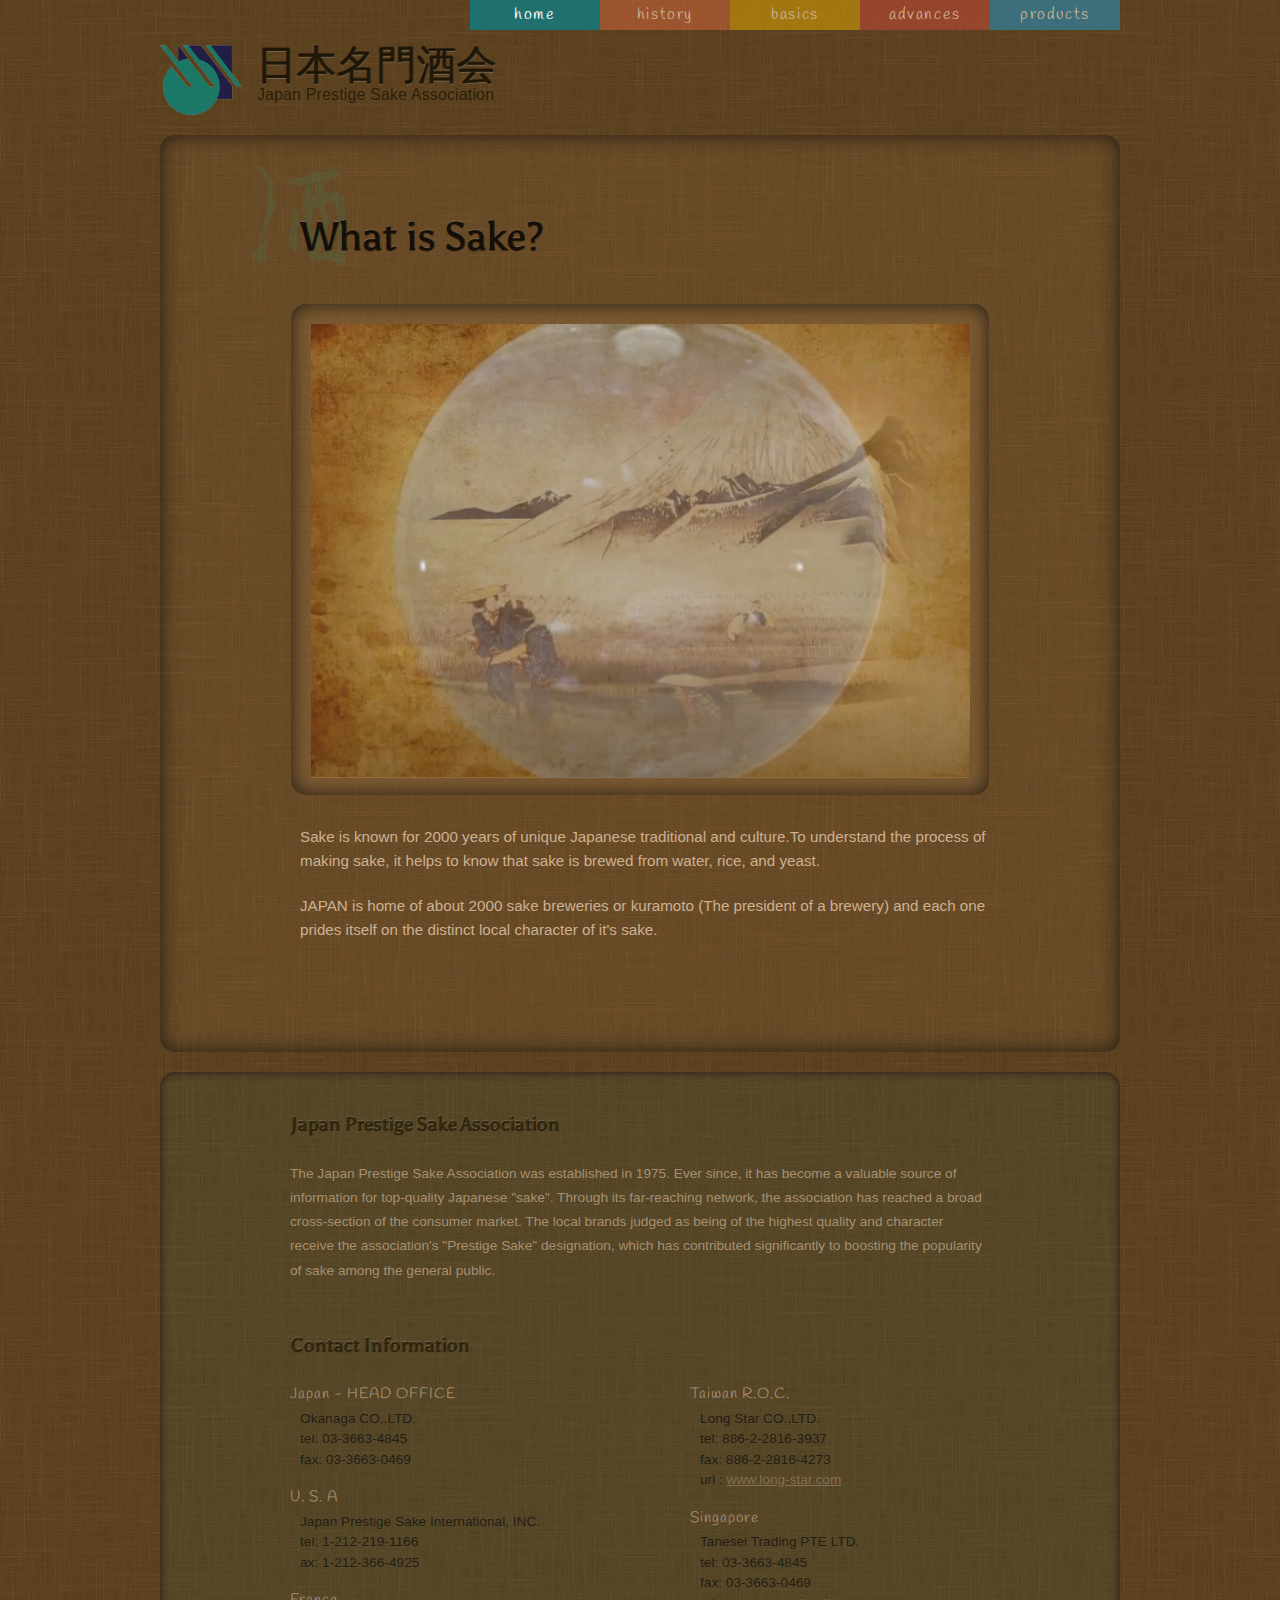
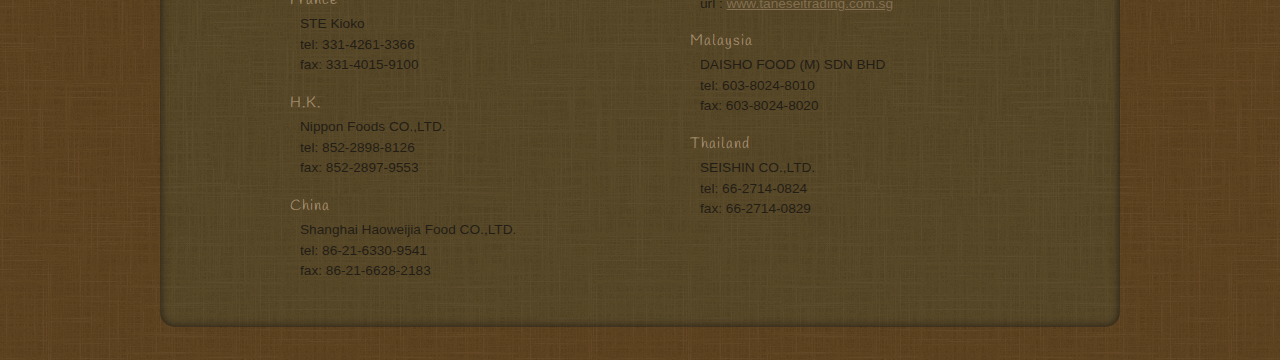
<file: work/sake/index.html>
<!DOCTYPE html>
<html>
	<head>
		<meta content="text/html;charset=UTF-8" http-equiv="content-type">
		<link rel="preconnect" href="https://fonts.googleapis.com">
		<link rel="preconnect" href="https://fonts.gstatic.com" crossorigin>
		<link href="https://fonts.googleapis.com/css2?family=Asul:wght@400;700&family=Handlee&display=swap" rel="stylesheet">

		<title>Japan Sake Prestige</title>
		

		<script src="https://ajax.googleapis.com/ajax/libs/jquery/3.6.0/jquery.min.js"></script>
		
<!-- 		<script type="text/javascript" src="js/background_water_rings.js"></script> -->
		
		<script type="text/javascript" src="js/slide_show.js"></script>
		<script type="text/javascript" src="js/light_box.js"></script>
		<script type="text/javascript" src="js/zoom.js"></script>


		<link rel="stylesheet" type="text/css"href="css/reset.css" />
		<link rel="stylesheet" type="text/css"href="css/style.css" />
		<link rel="stylesheet" type="text/css"href="css/products_filter.css" />		
		
		
		<!-- this part is for navigation bar -->
		<script type="text/javascript">
			$(document).ready(function(){
				
//				if (navigator.userAgent.indexOf("Modernizr")!=-1){
//					$('#motiongraphic').empty().append('<img class="home_video" src="videos/sake.png" width="660" height="454" />');
//				}
				if (navigator.mozApps) {
					// Specific Firefox feature is supported
					$('#motiongraphic').empty().append('<img class="home_video" src="videos/sake.png" width="660" height="454" />');
//				} else {
//					// Non-Firefox behavior or fallback
//					$('#motiongraphic').empty().append('<video class="home_video" src="videos/sake.mp4" width="660" height="454" autoplay></video>');
				}
				
				
				$('#main div').eq(0).show();
				
				$('#nav a').click(function(){
					if($('video').length > 0) $('video')[0].pause();
					var thisLink = $(this).attr('class');
					
					// Hide all .main_content elements at once
					$('.main_content').hide();
					
					// Show the specific .main_content element related to the clicked link
					$('#' + thisLink + '_content').show();
					
					// Remove the 'active' class from all items and add it to the clicked one
					$('#nav li').removeClass('active');
					$(this).parent().addClass('active');
					
					// Handle nested <li> active class
					if($(this).parent().parent().parent()[0].tagName == "LI"){
						$(this).parent().parent().parent().addClass('active');
					}
				});
				
				if (window.location.hash && window.location.hash != '#') {
					$('a[href="'+window.location.hash+'"]').trigger('click');
				}
			});
		</script>
	</head>
	
	<body>
		<div id="wraper">
		
            <div id="nav">
                <ul>
                    <li class="active"><a class="home" href="#home">home</a></li>
                    <li><a class="history" href="#history">history</a></li>
                    <li><a class="basics_one" href="#basics_one">basics</a>
                    	<ul id="nav_sub" class="basics">
                    		<li><a class="basics_one" href="#basics_one">production of sake</a></li>
                    		<li><a class="basics_two" href="#basics_two">categories</a></li>
                    		<li><a class="basics_three" href="#basics_three">regions</a></li>
                    	</ul>
                    </li>
                    <li><a class="advances_one" href="#advances_one">advances</a>
                    	<ul id="nav_sub" class="advances">
                    		<li><a class="advances_one" href="#advances_one">4 types by flavor and aroma</a></li>
                    		<li><a class="advances_two" href="#advances_two">temperatures of sake</a></li>
                    		<li><a class="advances_three" href="#advances_three">methods of tasting</a></li>
                    	</ul>
                    </li>
                    <li><a class="products" href="#products">products</a></li>
                </ul>
            </div><!-- end of #nav -->

			
		 	<header name="top">
		 	<img src="images/logo_color.png" height="70" />
		 	<h1>日本名門酒会</h1>
		 	<span>Japan Prestige Sake Association</span>
		 	
		 	
		 	</header><!-- end of header -->
		
					
		
		
			<div id="main" name="top">
			
				<!-- 		*************************************************		 -->
				<!-- **********THIS IS START OF HOME PAGE CONTENT PAGE 1/1*********** -->
				<!-- 		*************************************************		 -->
				<div id="home_content" class="main_content">
					<div id="main_title">
						<h2 class="home_h2">What is Sake?</h2>
						<img src="images/title_japanese/sake.png" width="95" />
					</div>	
					
					<div id="motiongraphic">
							<!-- http://camendesign.com/code/video_for_everybody/test.html -->
							<video class="home_video" controls="controls" autoplay="autoplay" muted="muted" width="660" height="454">
								<source src="videos/sake.wav.m4v" type='video/m4v' />
								<!-- MP4 must be first for iPad! (Safari)-->
								<source src="videos/sake.wav.mp4" type='video/mp4' />
								<source src="videos/sake.wav.apple.mp4" type='video/mp4' />
								<!-- for iPhone 3G!-->
								<source src="videos/sake.wav.iphone.mp4" type='video/mp4' />
								<!-- Saferi / iOS, IE9 -->
								<source src="videos/sake.wav.webm" type='video/webm' />
								<!-- Chrome10+, Firefox4+, Opera10.6+ -->
								<source src="videos/sake.wav.theora.ogv" type='video/ogg' />
								
								<div id="warning">
									<p>You cannot see this introduction because this browser does not support our movie formats.</p>
								</div>
							</video>
							<input id="mutebutton" type="button" value="Unmuted" onclick="muteOrUnmute()" style="display:none">

					</div><!-- end of #motiongraphic -->

					
					 
					
					
					
					<p>Sake is known for 2000 years of unique Japanese traditional and culture.To understand the process of making sake, it helps to know that sake is brewed from water, rice, and yeast.
					</p>
					<p>JAPAN is home of about 2000 sake breweries or kuramoto (The president of a brewery) and each one prides itself on the distinct local character of it's sake.
					</p>
					
	
				</div><!-- end of #home_content. "homepage content" -->
				
				
				
				<!-- 		*************************************************		 -->
				<!-- ***********THIS IS START OF HISTORY PAGE CONTENT PAGE 1/1******* -->
				<!-- 		*************************************************		 -->
				<div id="history_content" class="main_content">
					<div id="main_title">
						<h2 class="history_h2">History</h2>
						<img src="images/title_japanese/history.png" width="187.13" />
					</div>
					<p>
						Sake is the traditional rice wine of Japan. It comes in several different varieties, and was first made at least 2,000 years ago. Since then, sake has played an important role in Japanese culture and history. From its origins as the "drink of the Gods" to its current status as the popular drink in Japan, the history of sake is steeped in tradition, innovation, and custom. 
					</p>
					
					<div id="timeline">
					<img src="images/timeline_3.png" width="700" />
					</div>
					
				</div>
				
				
				<!-- 		*************************************************		 -->
				<!-- ***********THIS IS START OF BASICS PAGE CONTENT (3) *********** -->
				<!-- 		*************************************************		 -->
				<!-- ******THIS IS START OF BASICS PRODUCTION OF SAKE ****** -->
				<div id="basics_content" class="main_content">
					<div id="main_title">
						<h2 class="basics_h2">Production of Sake</h2>
						<img src="images/title_japanese/basics.png" width="178.33" />
					</div>
				
				
				</div>
				
				
				
				
				<!-- ******THIS IS START OF BASICS PRODUCTION OF SAKE ****** -->
				<div id="basics_one_content" class="main_content">
					<div id="main_title">
						<h2 class="basics_h2">Production of Sake</h2>
						<img src="images/title_japanese/basics.png" width="178.33" />
					</div>
				
<!-- 				<div class="clearthefloats"></div> -->
				
					<p>Sake - though long shrouded in misconception, veiled by language, and isolated by island geography - is one of the most refined, interesting, and enjoyable beverages in the world. In its finer manifestations, it is as fascinating in flavor, fragrance, and history as any wine, spirit, or beer. But before getting into that, it is important to address the question of just what sake is, and how it is made. The process could be simply divided in seven steps.
					</p>
					
					<div id="slide_and_breadcrumb">
						<div id="production_whole">
							<div id="production_inside">				
								<div id="production_of_sake" class="production_one slide">
									<h4>1.Rice Polishing (Seimai)</h4>
										<img src="images/production/01.png" width="350px" />
										<p>
										Good sake rice differs from rice eaten at meals in many ways. An important difference is the concentration of starches in the center of the grain of proper sake rice. Surrounding that starchy center are fats, proteins, and minerals that are generally detrimental to the sake-brewing process. 
										</p>
										
								</div>
								<div id="production_of_sake" class="production_two slide">
									<h4>2. Washing and Soaking (Senmai and Shinseki)</h4>
										<img src="images/production/02.png" width="350px" />
										<p>
										After the rice has been polished to the designated degree, it is washed (senmai) to remove the nuka, the talk-like powder still clinging to it from the polishing process. It is then soaked in water (Shinseki) to prepare it for the steaming process.			
										</p>
										
								</div>
								<div id="production_of_sake" class="production_three slide">
									<h4>3. Steaming (Mushimai or Jomai)</h4>
										<img src="images/production/03.png" width="350px" />
										<p>
										The condition of the rice after it has been steamed- how firm or mushy it is, for example- affects every brewing step on down the line. After the rice has been steamed, it is cooled by spreading it out on large pieces of cloth in the cool kura air, or by running it through a machine that breaks up the clumps and cools it down quickly.
										</p>
										
								</div>
								<div id="production_of_sake" class="production_four slide">
									<h4>4. Koji Production (Seikiku, or Koji-zukuri)</h4>
										<img src="images/production/04.png" width="350px" />
										<p>
										Koji is steamed white rice onto which a mold, called koji-kin (koji-mold), has been cultivated. Koji production is the heart of the sake-brewing process.
										</p>
										
								</div>
								<div id="production_of_sake" class="production_five slide">
									<h4>5. Yeast Starter (Moto or Shubo)</h4>
										<img src="images/production/05.png" width="350px" />
										<p>
										Koji, regular steamed rice, and water are mixed in a small vat, and to this is added a culture of pure yeast cells. Usually a small amount of lactic acid, to protect the fledgling yeast cells from ill-intentioned bacteria floating in the air, is added as well. Over a two-to three-week period, the koji breaks down the starches to provide food for the yeast cells, which multiply rapidly until the mixture is ready to heave increasingly larger amounts of rice, koji, and water added to it.
										</p>
										
								</div>
								<div id="production_of_sake" class="production_six slide">
									<h4>6. Moromi and Sandan Shikomi</h4>
										<img src="images/production/06.png" width="350px" />
										<p>
										The moto (yeast starter) is transferred to a larger vat, where rice, koji, and water are added, typically three times. From this point the mash is known as the moromi. These three additions of rice, water, and koji that is a method known as sandan shikomi (three-step brewing) are done over a four-day period. <br />After all the rice, water, and koji have been added, the moromi its and ferments anywhere from eighteen to thirty-two days.
										</p>
										
								</div>
								<div id="production_of_sake" class="production_seven slide">
									<h4>7. Pressing (Joso)</h4>
										<img src="images/production/07.png" width="350px" />
										<p>
										At this point, the moromi is ready to be pressed through a mesh that will separate the newly born sake from the solid remains of the fermented rice, which is known as kasu. 
										</p>
										
								</div>
								
							</div><!-- end of #production_inside -->
						</div><!-- end of #production_whole -->	
						
						<a href="javascript:void(0);" id="triangle_left"></a>	
						<a href="javascript:void(0);" id="triangle_right"></a>
						
						<ul id="breadcrumb">
							<li class="active production_one" rel="1">1</li>
							<li rel="2" class="production_two">2</li>
							<li rel="3" class="production_three">3</li>
							<li rel="4" class="production_four">4</li>
							<li rel="5" class="production_five">5</li>
							<li rel="6" class="production_six">6</li> 
							<li rel="7" class="production_seven">7</li>
						</ul>						
					</div><!-- end of #slide_and_breadcrumb -->					
					
				</div><!-- end of #basics_one_content .main_content -->
				
				<!-- ******THIS IS START OF BASICS CATEGORIES OF SAKE****** -->
				<div id="basics_two_content" class="main_content">
					<div id="main_title">
						<h2 class="basics_h2">Categories of Sake</h2>
						<img src="images/title_japanese/basics.png" width="178.33" />
					</div>
			
<!-- 				<div class="clearthefloats"></div> -->
				
				<p>Sake is not categorized by rice varieties. Rather, it is first categorized by milling rates of polished brewing rice and then further classified by the ingredients of the sake under name such as junmai (純米) and honjozo (本醸造). 
				</p>
				<p>The most important thing to remember is if the sake is made of just rice and water, it is distinguished by the term junmai. Sake brewers also add a bit of distilled alcohol to some types of sake to bring out different flavors, aromas, and textures, and this creates a new category called honjozo for these alcohol-added sakes. But to confuse you a bit more, the term junmai also historically means sake that has been milled at least 30 percent with 70 percent of each grain remaining.
				</p>

				
				<table id="categories_talbe">
				<colgroup>
			    	<col class="first_colum" />
			    </colgroup>
			    <!-- Table header -->
				<thead>
					<tr>
						<th scope="col" id="...">Categories</th>
						<th scope="col" id="...">Japanese</th>
						<th scope="col" id="...">Added alcohol</th>
						<th scope="col" id="...">Rice milling rate</th>
					</tr>
				</thead>
				<!-- Table body -->
				<tbody>
					<tr>
						<td>Junmai</td>
						<td>純米</td>
						<td>none</td>
						<td>typically up to 70%</td>
					</tr>
					<tr>
						<td>Junmai Ginjyo</td>
						<td>純米吟醸</td>
						<td>none</td>
						<td>up to 60%</td>
					</tr>
					<tr>
						<td>Junmai Dai-ginjyo</td>
						<td>純米大吟醸</td>
						<td>none</td>
						<td>up to 50%</td>
					</tr>
					<tr>
						<td>Honjozo</td>
						<td>本醸造</td>
						<td>up to 10%</td>
						<td>up to 70%</td>
					</tr>
					<tr>
						<td>Ginjyo</td>
						<td>吟醸</td>
						<td>up to 10%</td>
						<td>up to 60%</td>
					</tr>
					<tr>
						<td>Dai-ginjyo</td>
						<td>大吟醸</td>
						<td>up to 10%</td>
						<td>up to 50%</td>
					</tr>
					<tr>
						<td>Futsu</td>
						<td>普通</td>
						<td>up to 10%</td>
						<td>---</td>
					</tr>
				
				</tbody>
				</table>
				
				<h4>Futsu-shu, 普通酒</h4>
				<p>It means “ordinary sake," and refers to average, run-of-the-mill, “table sake." This type of sake makes up about 75 percent of all sake on the market, and while much of this is cheap, bland, and hangover inducing, there are many perfectly drinkable futsu-shu sake available.
				</p>
			
				<h4>Junmai-shu, 純米酒</h4>
				<p>It is pure rice sake: nothing is used in its production except rice, water, and koji-kin, that magical mold that converts the starch in the rice into fermentable sugars. Junmaishu is generally a bit heavier and fuller in flavor than other types of sake, and often the acidity is a bit higher. More solidly built, assertive sake like typical junmaishu is easier to match with meals that much lighter sake. It is not necessarily, however, what everyone prefers.
					</p>
					
					<h4>Ginjo-shu, 吟醸酒</h4>
				<p>It is, more than just a separate classification, is a separate world. Essentially a ginjosu-designated sake is one for which the rice used in brewing has a seimaibuai (rice polishing rate) of at least 60 percent, which again means that no more than 60 percent of the original size of the grains remains after milling. This, however, is simply the minimum requirement for sake to have the word ginjo-shu on the label. Within the classification of ginjo-shu there is the subclass <i>dai-ginjo-shu</i>. For dai-ginjo-shu, the seimaibuai is a minukum of 50 percemt.
				</p>
					
					<h4>Honjozo-shu, 本醸造酒</h4>
					<p>It is sake to which a very small amount of pure distilled alcohol has been added. Adding a small amount of alcohol to premium sake like that is not just a matter of increasing yields; there are sound technical reasons for doing it. First of all, it can lighten the flavor, making sake a it more drinkable, in the opinion of many. Also, adding a bit of alcohol at that precise stage tends to pull out more fragrant and flavorful components.</p>
				
				<div id="other_type">
					<h3>Other Type of Sake</h3>
						<h4>Nigori-sake, 濁り酒</h4>
						<p>Nigori is a sake that has been purposely left unfiltered and has the less or rice polishings left in the bottle. Typically, the sake looks foggy or cloudy. It is also called unfiltered sake or cloudy sake.
						</p>
						<h4>Gen-shu, 原酒</h4>
						<p>It is sake that has been purposely left undiluted with no extra water added to bring the alcohol level down from its natural fermentation percentage of between 18 and 20 percent. Gen-shu typically has an alcohol content between 14 and 16 percent that is higher than common sake.
						</p>
						<h4>Nama-zake, 生酒</h4>
						<p>It is sake that is not heated during the brewing process. This helps preserve the fragrance and flavor of the sake, but results in sake that spoils more easily. If possible, Namasake should be drunk as soon as possible after brewing.It is referred to as “living" sake. Sake is usually pasteurized twice.					
						</p>
						<h4>Taru-zake, 樽酒</h4>
						<p>It is sake that has been stored or aged for some time in a cedar cask called a taru, and therefore takes on a relatively strong flavor imparted by the wood.				
						</p>
						<h4>Ko-syu, 古酒</h4>
						<p>It is aged sake. This term does not have an overly strict definition, and will vary from kura to kura, although it generally refers to sake aged at least three years.				
						</p>
						<h4>Kimoto, 生酛</h4>
						<p>It is raw “moto  (Yeast mash used to ferment the sake. Also called Shubo)" that has passed down for generations. It is used to contrast with scientifically produced moto. The process of creating kimoto takes nearly a month to complete, but allows for the creation of truly traditional sake.				
						</p>
					</div><!-- end of #other_type -->
				</div><!-- end of #basics_three_content, categories of sake -->
				
				
				
				<!-- ******THIS IS START OF BASICS REGIONS ****** -->
				<div id="basics_three_content" class="main_content">
					<div id="main_title">
						<h2 class="basics_h2">Regions</h2>
						<img src="images/title_japanese/basics.png" width="178.33" />
					</div>
					
				<p>The Japanese archipelago stretches far from north to south, so it is only natural that each region has its own climate and cuisine. The raw materials used to make sake, mainly rice and kobo yeast, also differ somewhat by region, so the character of the sake served with the local cuisine is somewhat different, as well. Here is the infographic of Japanese region map. 
				</p>
				
				<div id="region_map_infographic">
					<div id="region_map_img" />
						<img src="images/map/region_map.png" width="585" />
					</div>
					
					<div id="map_five_region" class="region_one">
						<div class="triangle_one"></div>
						<a id="region_anchor" href="#anchor_region_one" name="top_region_one">Hokkaido and Tohoku Area</a>
							<p>
							Hokkaido, Aomori, Akita, Iwate, Yamagata, Miyagi, Fukushima prefectures
							</p>
					</div>
					<div id="map_five_region" class="region_two">
						<div class="triangle_two"></div>
						<a id="region_anchor" href="#anchor_region_two" name="top_region_two">Kanto and Koshinetsu Area</a>
							<p>
							Niigata, Nagano, Gunma, Tochigi, Ibaraki, Chiba, Saitama, Tokyo, Kanagawa, and Yamanashi prefectures
							</p>
					</div>
					<div id="map_five_region" class="region_three">
						<div class="triangle_three"></div>
						<a id="region_anchor" href="#anchor_region_three" name="top_region_three">Hokuriku and Tokai Area</a>
							<p>
							Toyama, Ishikawa, Fukui, Gifu, Aichi, Shizuoka, and Mie prefectures
							</p>
					</div>
					<div id="map_five_region" class="region_four">
						<div class="triangle_four"></div>
						<a id="region_anchor" href="#anchor_region_four" name="top_region_four">Kinki and Chugoku Area</a>
							<p>
							Shiga, Hyogo, Nara, Kyoto, Osaka, Wakayama, Tottori, Okayama, Hiroshima, Shimane, and Yamaguchi prefectures
							</p>
					</div>
					<div id="map_five_region" class="region_five">
						<div class="triangle_five"></div>
						<a id="region_anchor" href="#anchor_region_five" name="top_region_five">Shikoku and Kyushu Area</a>
							<p>
							Kagawa, Tokushima, Kochi, Ehime, Oita, Fukuoka, Saga, Nagasaki, Kumamoto, Miyazaki, Kagoshima, and Okinawa prefectures
							</p>
					</div>
				</div>
					<h3><a name="anchor_region_one">Hokkaido and Tohoku Area</a></h3>
					<div id="region_border" class="one"></div>
					
						<p>The northern island of Hokkaido is cool in summer and cold in winter, so sake matures more slowly there. This generally makes for a smoother texture and a lighter taste.<br />
						Full-bodied, velvety sake is prominent in this region from Aomori Prefecture to northern Yamagata Prefecture. Akita Prefecture is the biggest producer in the Tohoku region. 
						</p>
						<a href="#top_region_one" class="anchor">top</a>
						<a href="#top_region_one" class="triangle_anchor"></a>
						
						
					<h3><a name="anchor_region_two">Kanto and Koshinetsu Area</a></h3>
					<div id="region_border" class="two"></div>
					
						<p>Greater Tokyo, home to millions of discerning consumers, occupies a large part of the Kanto region, and much of the sake brewed here has a refreshing personality. Ibaraki has more sake breweries than any other prefecture in the region.<br />
						Niigata Prefecture is known for its refined, dry sake, and is the third largest center of production in Japan. Mountain ranges cut Nagano Prefecture off from the rest of the country, and the “Japan Alps yeast" produced here gives a distinctively fragrant character to Nagano sake. Sake from Yamanashi Prefecture is known for its pleasantly unassuming flavor.</p>
						<a href="#top_region_four" class="anchor">top</a>
						<a href="#top_region_four" class="triangle_anchor"></a>


					<h3><a name="anchor_region_three">Hokuriku and Tokai Area</a></h3>
					<div id="region_border" class="three"></div>
					
						<p>Each prefecture in this region produces its own distinctive sake: Ishikawa’s is mellower, Toyama’s favors refinement, while Fukui’s tends more toward a smooth, velvety finish. The rich culinary culture of the old castle town of Kanazawa, which was the center of the bountiful rice-growing feudal province of Kaga, has retained its traditions since the Edo period (1603-1867).<br />
						Shizuoka Prefecture is the best-known center of production in the Tokai region, and much of the sake brewed there is of the ginjo-shu type with a fruity flavor. The other three prefectures in the region produce sake with a pronounced, slightly sweet flavor. Sake from Aichi Prefecture has a mellow character.</p>
						<a href="#top_region_four" class="anchor">top</a>
						<a href="#top_region_four" class="triangle_anchor"></a>
						
					<h3><a name="anchor_region_four">Kinki and Chugoku Area</a></h3>
					<div id="region_border" class="four"></div>
					
						<p>Hyogo Prefecture is the largest center of production that is one of the best in Japan. The premium miya-mizu water used in the Nada district is somewhat hard, yielding crisp, strong sake. On the other hand, the soft water used in the Fushimi district of Kyoto Prefecture, Japan’s second most important center of production, results in a velvety, high-quality sake. Osaka has been famous for its sake since the 1600s, and many breweries there still pride themselves on following traditional methods.<br />
						Hiroshima Prefecture produces sweet sake with a mellow character. The Omachi variety of rice grown in Okayama Prefecture is considered as good for making sake as Yamada Nishiki. It yields a more robust beverage than the more delicate sake brewed from Yamada Nishiki rice.</p>
						<a href="#top_region_four" class="anchor">top</a>
						<a href="#top_region_four" class="triangle_anchor"></a>
						
					<h3><a name="anchor_region_five">Shikoku and Kyushu Area</a></h3>
					<div id="region_border" class="five"></div>
					
						<p>Kochi Prefecture faces the Pacific Ocean and produces dry, robust sake with a friendly kick, whereas the other three prefectures face the Seto Inland Sea and produce sake with an entirely different character—delicate on the palate, sweet to the taste.<br />
						Kyushu is known for a distilled liquor called shochu (awamori in Okinawa). Even so, sake holds its own in this part of Japan, and Fukuoka has many sake breweries. Kumamoto Prefecture is home to the Kumamoto yeast. Much of the sake brewed in Kyushu has a rich, sweet flavor, except for Kumamoto where dryness is favored.</p>
						
						<a href="#top_region_four" class="anchor">top</a>
						<a href="#top_region_four" class="triangle_anchor"></a>
						

					
					
				</div><!-- end of #basics_three_content .main_content -->
				
				<!-- 		*************************************************		 -->
				<!-- ****************THIS IS START OF ADVANCES ********************** -->
				<!-- 		*************************************************		 -->
				<!-- ******THIS IS START OF advances 4 TYPES BY FLAVOR AND AROMA ****** -->
				<div id="advances_one_content" class="main_content">
					<div id="main_title">
						<a name="four_types_top"><h2 class="advances_h2">4 Types by Flavor and Aroma</h2>
						<img src="images/title_japanese/advances.png" width="178.33" /></a>
					</div><!-- end of #main_title -->
					
	<!-- 				<div class="clearthefloats"></div> -->
					
					<p>Before talking about which sake to drink with which food, it should be noted that most sakes will go well with not only Japanese food, but most foods from all over the world. When talking about matching sake with food, sake is often divided into four categories based on fragrance and taste that are Kunshu (薫酒), Soshu (爽酒), Junshu (醇酒), and Jukushu (熟酒).
					</p>	
					
					<div id="four_buttons">
						<div id="arrow"></div>
						
						<a id="top-left" class="button" href="#fragrant">fragrant</a>
						<a id="top-right" class="button" href="#mature">mature</a>
						<a id="bottom-left" class="button" href="#light and smooth">light<br />smooth</a>
						<a id="bottom-right" class="button" href="#rich">rich</a>
						
						<div class="clearthefloats"></div>
					</div><!-- end of #4type_buttons -->
					
					<div id="advances_1_main_section">
						<div id="advances_four_types">
							<h3><a name="fragrant"></a>Fragrant Sake (Kun-shu)</h3>
							<div id="four_types_border" class="one"></div>
							
								<div id="advances_four_types_contents">
									<img class="meter" src="images/flavor_meters/kunshu1.png" width="300" />
									<h4>Flavor and Aroma</h4>
										<!-- <img class="aroma_image"src="images/4types/aroma_kunshu.png" width="175" /> -->
										<p>
										Kun-shu is sake with a strong fragrance like blossoms and light fresh taste, sharp fruitful flavor, especially common in <i>ginjo</i> and <i>daiginjo</i> sake. Especially it is good as an aperitif. Types vary from sweet to dry.
										</p>
										
										<div class="clearthefloats"></div>
										
									<h4>Food</h4>
										<p>Kun-shu is best with delicately flavored, light dishes such as white fish, steamed chicken, or citrus dishes. Dishes with flavors that might overpower the sake should generally be avoided.
										</p>
										
										<img class="food_image"src="images/4types/food_kunshu.png" width="700" />
								</div>
								<div class="clearthefloats"></div>
						</div>
						
						<a href="#four_types_top" class="anchor" >top</a>
						<a href="#four_types_top" class="triangle_anchor"></a>
						
						<div id="advances_four_types">
							<h3><a name="mature"></a>Mature Sake (Juku-shu)</h3>
							<div id="four_types_border" class="two"></div>
							
								<div id="advances_four_types_contents">
									<img class="meter" src="images/flavor_meters/jukushu.png" width="300" />
									<h4>Flavor and Aroma</h4>
										<!-- <img class="aroma_image"src="images/4types/aroma_jukushu.png" width="175" /> -->
										<p class="four_types_text_to_right">
										Juku-shu is rich in both flavor and fragrance, and is often found in sakes that have been aged for several years. It is known for its rich golden color, this rare and precious flavor type is enjoyed by sake-experts. In addition to being drank with a meal, it is also good to enjoy leisurely after finishing eating. <i>Koshu (Aged sake)</i> is common in this type. It has a complex and mature aroma of dried fruit and spice, which comes with the combined taste of mellow sweetness and deep sourness.
										</p>
																			
									<h4>Food</h4>
										<p>Because it has a well-expressed taste, it goes well with foods that might overpower other varieties of sake, including duck, lamb, blue cheese, or grilled fish. However, delicate flavors such as sashimi can be overpowered and would be best enjoyed with a different variety of sake.
										</p>
										
										<img class="food_image"src="images/4types/food_jukushu.png" width="700" />
								</div>
								
										
					<div class="clearthefloats"></div>
								
						</div>	
						<a href="#four_types_top" class="anchor">top</a>
						<a href="#four_types_top" class="triangle_anchor"></a>
						
						<div id="advances_four_types">
							<h3><a name="light and smooth"></a>Light & Smooth (So-shu)</h3>
							<div id="four_types_border" class="three"></div>
							
								<div id="advances_four_types_contents">
									<img class="meter" src="images/flavor_meters/soshu.png" width="300" />
									<h4>Flavor and Aroma</h4>
										<!-- <img class="aroma_image"src="images/4types/aroma_soshu.png" width="175" /> -->
										<p>
										So-shu is delicate in both fragrance and flavor, and includes most <i>namazake</i>, as well as some <i>honjozo</i> and <i>junmai sakes</i>. An all-round player loved by everyone due to its clear and dry taste. The soft aroma is light and refreshing, with silk smooth texture.
										</p>
									
									<div class="clearthefloats"></div>
									
									<h4>Food</h4>
										<p>
										It goes well with most varieties of food, but is especially good with vegetable dishes or shellfish. However, it generally doesn't go well with greasy food.
										</p>
										<img class="food_image"src="images/4types/food_soshu.png" width="700" />
								</div>
								<div class="clearthefloats"></div>
						</div>
						<a href="#four_types_top" class="anchor">top</a>
						<a href="#four_types_top" class="triangle_anchor"></a>
						
						<div id="advances_four_types">
							<h3><a name="rich"></a>Rich (Jun-shu)</h3>
							<div id="four_types_border" class="four"></div>
							
								<div id="advances_four_types_contents">
									<img class="meter" src="images/flavor_meters/junshu.png" width="300" />
									<h4>Flavor and Aroma</h4>
										<!-- <img class="aroma_image"src="images/4types/aroma_junshu.png" width="175" /> -->
										<p>
										Jun-shu is full-bodied, but has only a slight fragrance, and is ideal for drinking during a meal. Most <i>junmai</i> sakes fall into this category. It is most traditional type of sake.
										</p>
										
									<div class="clearthefloats"></div>	
										
									<h4>Food</h4>
										<p>
										Its full bodied flavor and aroma makes it a good complement for beef, creamy soups, strongly flavored chicken, and others. Like Juku-shu, it may overpower lighter dishes.
										</p>
										<img class="food_image"src="images/4types/food_junshu.png" width="700" />
								</div>
								<!-- <div class="clearthefloats"></div> -->
						</div>
						<a href="#four_types_top" class="anchor">top</a>
						<a href="#four_types_top" class="triangle_anchor"></a>
						
					</div><!-- end of #advances_1_main_section -->
				</div><!-- end of #advances_content .main_content -->
				
				<!-- ******THIS IS START OF advances 2 ****** -->
				<div id="advances_two_content" class="main_content">
					<div id="main_title">
						<h2 class="advances_h2">Temperatures of Sake</h2>
						<img src="images/title_japanese/advances.png" width="178.33" />
					</div><!-- end of #main_title -->
					
					<p>
					Sake is one of alcohols in the world that are tasted in widest temperature range. Some sake is tasted nicely around 10 °C while the other kind of sake is good around 40 °C. One could be tasted suitably at different temperatures. Different temperatures create different tastes.
					</p>
					
					<div id="advances_temp">
						<div id="advances_temp_img" />
							<img src="images/temp.png" />
						</div>
					
					<div id="temp_advances_whole">
						<div id="temp_advances" class="temp_one left">
							<a><h4>Top Warm,<br /> 飛切燗/Tobikiri-kan</h4></a>
								<p><b>55°C/131°F</b><br />
								Fragrance is strong. Taste is dry.
								</p>
						</div>
						<div id="temp_advances" class="temp_two right">
							<a><h4>Hot Warm, 熱燗/Atsu-kan</h4></a>
								<p><b>50°C/122°F</b><br />
								Strength of fragrance increases; smell of alcohol becomes strong and sweetness disappears; feeling of stimulation is heightened.							</p>
						</div>
						<div id="temp_advances" class="temp_three left">
							<a><h4>Upper Warm, 上燗/Joh-kan</h4></a>
								<p><b>45C/113°F</b><br />
								Fragrance becomes more prominent. Balance of sweetness, acidity and bitterness improve in certain kinds of sakes; flavor becomes stronger.
								</p>
						</div>
						<div id="temp_advances" class="temp_four right">
							<a><h4>Warm, ぬる燗/Nuru-kan</h4></a>
								<p><b>40°C/104°F</b><br />
								Fragrance is enhanced. Taste feels deep and complex.
								</p>
						</div>						
						<div id="temp_advances" class="temp_five right">
							<a><h4>Skin Temperature Warm,<br /> 人肌燗/Hitohada-kan</h4></a>
								<p><b>35°C/95°F</b><br />
								Fragrance increases with increase in temperature. Taste feels comparatively sweet.
								</p>
						</div>					
						<div id="temp_advances" class="temp_six left">
							<a><h4>Sunshine Warm,<br /> 日向燗/Hinata-kan</h4></a>
								<p><b>30°C/86°F</b><br />
								Fragrance is brought out. Taste is smooth and fuller yet soft.
								</p>
						</div>	
						<div class="clearthefloats"></div>
						<div id="temp_advances" class="temp_seven left">
							<a><h4>Room Temp., 常温/Jo-on</h4></a>
								<p><b>20°C/68°F</b><br />
								<p>
								Natural sense of flavor and taste inherent in sake can be enjoyed; total effect is mild.
								</p>
								
						</div>
						<div id="temp_advances" class="temp_eight right">
							<a><h4>Cool Chill, 涼冷え/Suzu-bie</h4></a>
								<p><b>15°C/59°F</b><br />
								Both of taste and fragrance are well-balanced.
								</p>
						</div>	
						<div id="temp_advances" class="temp_nine right">
							<a><h4>Flower Chill, 花冷え/Hana-bie</h4></a>
								<p><b>10°C/50°F</b><br />
								<p>
								Fragrance is subtle and the acidity becomes more distinct.
								</p>
						</div>
						<div id="temp_advances" class="temp_ten left">
							<a><h4>Snow Cill, 雪冷え/Yuki-bie</h4></a>
								<p><b>5°C/41°F</b><br />
								Fragrance is very light and a dry taste becomes prominent.									</p>
						</div>
						
										
						
													
													
											
											
									
						
					</div>		
				
				<div class="clearthefloats"></div>	
					
					</div>
					
				</div><!-- end of #advances_content .main_content -->
				
				<!-- ******THIS IS START OF advances Methods of Tasting ****** -->
				<div id="advances_three_content" class="main_content">
					<div id="main_title">
						<h2 class="advances_h2">Methods of Tasting</h2>
						<img src="images/title_japanese/advances.png" width="178.33" />
					</div><!-- end of #main_title -->
					<p>					
					Japanese breweries and analysis laboratories use a special vessel called a kikichoko, but it is also possible to use a wine glass (Bordeaux style). When using a glass, it is recommended to cover the table with a white cloth to enable the color of the sake to be seen more easily.
					</p>
					<img class="tasting_cup" src="images/tasting_cup.png" width="200" />

					<p>
					Kikichoko is the cup used to taste sake at breweries and analysis. This is a 180 ml white porcelain vessel with two concentric cobalt blue circles on the inside bottom. The white color highlights differences in sake color. If there is turbidity, the edges of the two blue concentric circles become blurred, enabling detection of slight differences in turbidity.
					</p>
					
					<section class="accordion">
					    <div>
					        <input id="accordion-1" name="accordion-1" type="checkbox" />
					        <label for="accordion-1" class="one"><h3>Appearance</h3></label>
					        <article>
					            <h4>Clarity</h4>
					            <p>
					            Most varieties of sake are clear. Except for nigori-zake and so-called unfiltered sake, which are intended to have a cloudy milky appearance. Any turbidity in bottled sake indicates that it has not been properly filtered. Although not to the same extents wine, sediment may form in bottled sake that has been stored for a long time.
								</p>
								
								<h4>Color</h4>
					            <p>
					            Colorless, transparent sake is filtered using active charcoal to stabilize the quality. This treatment removes impurities and color. Sake that is not treated with active charcoal may retain a pale yellow color .The color of ko-shu, or sake that has been aged for a long time, ranges from gold to dark amber. This color results from the reaction of the sugars and amino acids in the sake. Sake also discolors if it is stored at high temperature or exposed to light for a long period. These conditions also increase undesirable aromas and bitterness, reducing the commercial value of the product. Determining whether there has been quality degradation requires examining the full range of color, aroma and taste attributes.
								</p>
					        </article>
					    </div>
					    <div>
					        <input id="accordion-2" name="accordion-1" type="checkbox"/>
					        <label for="accordion-2" class="two"><h3>Aroma</h3></label>
					        <article>
					            <p>
					            In wine tasting, the taster first smells the aroma directly from the glass, then swirls the wine to allow contact with air and smells it again. A tulip-shaped wineglass is ideal for this purpose. The sides of a kiki-choko, however, are straight, as the tasting procedure usually does not include swirling. This is probably because retro nasal aroma is more important for sake than orthonasal aroma. For most practical purposes, it is good enough to use the sake aroma profiles based on the names of familiar foods and spices. Quality deficiencies usually show up in the aroma. Therefore it is important to have a good understanding of off-odors.
					            </p>
					            <h4>Fruit – apple, pear, banana, melon, lychee, strawberry, citrus</h4>
					            <p>
					            Ginjo-shu is rich in aromas suggestive of tree fruits, such as apple and pear, or tropical fruits like banana, melon and lychee. It is these aromas that are referred to as ginjo-ka. The element “ka" means aroma. The aroma comes from the esters produced by yeast in the fermentation process and is analogous to the secondary aroma in wine. To make sake with ginjo-ka, it is necessary to use highly polished rice and to employ painstaking care to create the right low-temperaturec onditions for fermentation. This brewing technique is known as ginjo-zukuri. 
					            </p>
					            
					            <h4>Spice – clove, cinnamon, fenugreek</h4>
					            <p>
								Some varieties of koshu (aged sake), or long-aged sake, may have an aroma suggestive of clove, cinnamon or fenugreek. 
 					            </p>
 					            
 					            <h4>Nuts</h4>
					            <p>
								Another type of aroma found in some ko-shu varieties is almond or walnut, while some forms of nama-zake may have a hazelnut aroma.
 					            </p>
 					            
 					            <h4>Grass / green – cedar, green grass, rose</h4>
					            <p>
								Taru-zake, or sake that has been stored in cedar casks, has a wood aroma, called kiga, which derives from the cedar used in the cask. Some sake varieties have an aroma evocative of green grass or roses.
 					            </p>
 					            
 					            <h4>Cereal</h4>
					            <p>
								Certain types of junmai-shu have a nice grainy aroma similar to that of the rice from which sake is made out of, and other cereal.
 					            </p>
 					            
 					            <h4>Fungi</h4>
					            <p>
								Koji has an aroma similar to mushroom. This comes through in certain types of nama-zake and young sake varieties.
 					            </p>
 					            
 					            <h4>Caramel – honey, brown sugar, dry fruits, soy sauce</h4>
					            Sake contains large amounts of amino acids and sugars, so it acquires color and a sweet burned aroma due to the Maillard reaction during aging. This ranges from a honey-like aroma to one resembling soy sauce, brown sugar or dried fruit in the case of ko-shu (aged sake) types that are allowed to age for several years.
 					            </p>
 					            
 					             <h4>Acid – vinegar, yoghurt, butter, cheese</h4>
					            <p>
								Depending on fermenting conditions, some varieties of sake have an aroma similar to butter or cheese, or a vinegar-like aroma
 					            </p>
					        </article>
					    </div>
					    <div>
					    	<input id="accordion-3" name="accordion-1" type="checkbox"/>
					        <label for="accordion-3" class="three"><h3>Taste and texture</h3></label>
					        <article>
					            <p>
					            The first tastes noticed after taking sake into the mouth are sweetness and sourness, followed a little later by bitterness and/or umami, which are most readily sensed at the back of the tongue. Also experienced are the texture attributes of astringency and smoothness. The finish (aftertaste) is experience dafter swallowing or expectorating the sake.
					            </p>
					            
					            <h4>Amakara (amakuchi or karakuchi), 甘辛, sweetness or dryness</h4>
					            <p>
					            The balance of sugars and acids determines whether sake tastes sweet or dry.   Increasing the acidity will reduce the sake’s sweet taste even if the amount of   sugar remains the same. 
					            </p>
					            <h4>Notan (nojun or tanrei), 濃淡, body</h4>
					            <p>
					            The sugar level and acidity also affect the sake’s body. Sake with a high sugar   and acid content is regarded as rich or heavy. Amino acids and peptides also   contribute and high levels of these result in full-bodied sake. A full-bodied variety   may be referred to as having koku or goku (mi).  Two Japanese terms used to denote the level of body are tanrei and nojun.   Tanrei conveys the notion of “light" as well as “clean" and “sophisticated." Nojun,  on the other hand, conveys the meaning of “full (rich)" along with “complex" and   “graceful."					            								</p>
					            
					            <h4>Umami, 旨味</h4>
					            <p>
					            Umami refers to “savoriness" or “deliciousness." A key amino acid associated with umami is glutamic acid. Sake is richer in amino acids than wine or beer, and contains a large amount of glutamic acid (Table 1.1). Adding glutamic acid to sake, however, does not boost the sensation of umami. This is probably because the umami of sake derives from a harmonious blend of numerous amino acids and peptides.				            								
					            </p>
					            
					            <h4>Nigami, 苦味, bitternes</h4>
					            <p>
					            Bitterness is not a desirable trait in many varieties of sake, but it is one of the characteristics that give long-aged sake its complexity.				            								            </p>
					            
					            <h4>Kime, キメ, smoothness</h4>
					            <p>
					            An appropriate level of aging reduces any roughness or pungency to produce smooth, mellow sake.				            								            
					            </p>
					            
					            <h4>Kire, キレ, finish or aftertaste</h4>
					            <p>
					            In high-quality sake, regardless of whether it is sweet or dry, heavy or light, the taste is expected to vanish quickly after it leaves the mouth. This is referred to as kire. Unlike wine, a long finish is not regarded as a desirable characteristic of sake.				            					            </p>
					        </article>
					    </div>
					</section>
										
				</div><!-- end of #advances_content .main_content -->

				
				
				<!-- 		*************************************************		 -->
				<!-- ********THIS IS START OF PRODUCTS CONTENT PAGE PAGE 1/1********* -->
				<!-- 		*************************************************		 -->
				<div id="products_content" class="main_content">
					<div id="main_title">
						<h2 class="products_h2">Find Your Sake</h2>
						<img src="images/title_japanese/products.png" width="178.33" />
					</div>
				
					<section id="options" class="clearfix combo-filters">
					
					  
					    <div class="option-combo">
					      <h4>Name of Sake</h4>
					      	<ul class="filter option-set floated clearfix "> 
						        <li><a href="#filter-alphabet-all" data-filter="" data-group="alphabet" class="selected">all</a>
						        
						        <li><a href="#filter-alphabet-ad" data-group="alphabet" data-filter=".ad">a-d</a>	        
						        <li><a href="#filter-alphabet-eh" data-group="alphabet" data-filter=".eh">e-h</a>
						        <li><a href="#filter-alphabet-il" data-group="alphabet" data-filter=".il">i-l</a>
						        <li><a href="#filter-alphabet-mp" data-group="alphabet" data-filter=".mp">m-p</a>
						        <li><a href="#filter-alphabet-qu" data-group="alphabet" data-filter=".qu">q-u</a>
						        <li><a href="#filter-alphabet-vz" data-group="alphabet" data-filter=".vz">v-z</a>
					      	</ul>
					    </div>
					    
					    <!--****** this is my light box section ********-->
					 	<a id="show-map" href="javascript:void(0);">i</a>
					 	<!--****** this is my light box section ********-->
					    <div class="option-combo">
					      <h4>Regions</h4>
					      <ul class="filter option-set floated clearfix "> 
					        <li><a href="#filter-alphabet-all" data-filter="" data-group="region" class="selected">all</a>
					          <li><a href="#filter-region-one" data-group="region" data-filter=".one">1</a>
					          <li><a href="#filter-region-two" data-group="region" data-filter=".two">2</a>
					          <li><a href="#filter-region-three" data-group="region" data-filter=".three">3</a>
					          <li><a href="#filter-region-four" data-group="region" data-filter=".four">4</a>
					          <li><a href="#filter-region-five" data-group="region" data-filter=".four">5</a>
 
							</ul>					    
							</div>
					      	
					      	<!--****** this is my light box section ********-->
							<div id="lightbox-product">
								<p align="center" margin="0" padding="0">
									<a id="close-map" href="javascript:void(0);">&#8855</a>
								</p>
								<h2>Region Map</h2>
									<div id="region_map_img" />
										<img src="images/map/region_map_lightbox.png" width="500" />
									</div>	
							</div><!-- /lightbox-panel -->
							
							<div id="lightbox"> </div><!-- /lightbox -->
					     	<!--****** this is my light box section ********-->
							
					  
					    <div class="option-combo">
					      <h4>Grade and Types</h4>
					      <ul class="filter option-set floated clearfix "> 
					        <li><a href="#filter-shape-all" data-filter="" data-group="grades" class="selected">all</a>
					        
					          <li><a href="#filter-grades-junmai" data-group="grades" data-filter=".junmai">junmai</a>
					        
					          <li><a href="#filter-grades-junmai_ginjyo" data-group="grades" data-filter=".junmai_ginjyo">junmai ginjyo</a>
					          
					          <li><a href="#filter-grades-round-junmai_dai_ginjyo" data-group="grades" data-filter=".junmai_dai_ginjyo">junmai dai-ginjyo</a>
					        
					        <li><a href="#filter-grades-honjozo" data-group="grades" data-filter=".honjozo">honjozo</a>
					        <li><a href="#filter-grades-ginjyo" data-group="grades" data-filter=".ginjyo">ginjyo</a>
					        
					          <li><a href="#filter-grades-junmai_nigori" data-group="grades" data-filter=".nigori">nigori</a>
					          
					          <li><a href="#filter-grades-round-others" data-group="grades" data-filter=".others">others</a>
					      </ul>
					    </div>
					  
					
					</section> <!-- #options -->
					<div id="container_around">
						<div id="container" class="clearfix">
							<!-- ******************************************************** -->
					  		<!-- ************************ A,B,C,D *********************** -->
					  		<!-- ******************************************************** -->
							<div class="alphabet ad five junmai">
						    	<div id="text">
						    		<span>Daruma</span><br />
						    		Fukuoka, Japan<br />
						    		Tokubetsu Junmai<br />
						    		1.8L/$56 720ml/$28<br />
						    		SMV +4<br />
						    		Acidity 1.4<br />
						    		Smokey & Silky
					    		</div>
					    		<a class="product_zoom" href="images/sake_bottles/junmai/daruma_new.png"><img src="images/sake_bottles/junmai/daruma_new.png" /></a>
					    	</div>
					    	<div class="alphabet ad four others">
						    	<div id="text">
						    		<span>Daruma Masamune<br /></span>
						    		Gifu, Japan<br />
						    		Koshu (aged sake) Junmai<br />
						    		720ml/$150<br />
						    		SMV -14<br />
						    		Acidity na<br />
						    		Velvety & Complex
					    		</div>
					    		<a class="product_zoom" href="images/sake_bottles/others/darumamasamune.png"><img src="images/sake_bottles/others/darumamasamune.png" /></a>
					    	</div>
					
					    	
					    	<!-- ******************************************************** -->
					    	<!-- ************************ E.F,G,H *********************** -->
					    	<!-- ******************************************************** -->
							<div class="alphabet eh one honjozo">
						    	<div id="text">
						    		<span>Eiko Fuji Honkara<br /></span>'Super Dry'<br />
						    		Yamagata, Japan<br />
						    		Honjozo<br />
						    		720ml/$22<br />
						    		SMV +10<br />
						    		Acidity 1<br />
						    		Dry & Bright
					    		</div>
					    		<a class="product_zoom" href="images/sake_bottles/honjozo/eikofuji_dry.png"><img src="images/sake_bottles/honjozo/eikofuji_dry.png" />
					    	</div></a>
					    	    	
					    	<div class="alphabet eh3 junmai_dai_ginjyo">
						    	<div id="text">
						    		<span>Ginban Banshu 50</span><br />
						    		Toyama, Japan<br />
						    		Junmai Daiginjo<br />
						    		1.8L/$52 720ml/$25<br />
						    		SMV +4<br />
						    		Acidity 1.3<br />
						    		Clean and Light
					    		</div>
					    		<a class="product_zoom" href="images/sake_bottles/junmai_dai_ginjyo/ginbanbanshu.png"><img src="images/sake_bottles/junmai_dai_ginjyo/ginbanbanshu.png" /></a>
					    	</div>
					    	<div class="alphabet eh four junmai">
						    	<div id="text">
						    		<span>Gokyo</span><br />'Five Bridges'<br />
						    		Yamaguchi, Japan<br />
						    		Junmai<br />
						    		720ml/$33<br />
						    		SMV +4<br />
						    		Acidity 1.5<br />
						    		Full-Bodied & Savory
					    		</div>
					    		<a class="product_zoom" href="images/sake_bottles/junmai/gokyo.png"><img src="images/sake_bottles/junmai/gokyo.png" />
					    	</div><a/>
					    	
					    	<div class="alphabet eh four nigori">
						    	<div id="text">
						    		<span>Hakutsuru Sayuri</span><br />'Little Lilly'<br />
						    		Hyogo, Japan<br />
						    		Junmai Nigori<br />
						    		300ml/$9 720ml/$16<br />
						    		SMV -11<br />
						    		Acidity 1.6<br />
						    		Soft & Fluffy
					    		</div>
					    		<a class="product_zoom" href="images/sake_bottles/nigori/sayuri.png"><img src="images/sake_bottles/nigori/sayuri.png" />
					    	</div></a>
					    	<div class="alphabet eh five others">
						    	<div id="text">
						    		<span>Hanahato Kijoushu<br /></span>'Gorgeous Bird'<br />
						    		Hiroshima, Japan<br />
						    		Kijoshu<br />
						    		500ml/$48<br />
						    		SMV -44<br />
						    		Acidity 3.5<br />
						    		Deep & Sweet
					    		</div>
					    		<a class="product_zoom" href="images/sake_bottles/others/kijoshu.png"><img src="images/sake_bottles/others/kijoshu.png" />
					    	</div></a>
					    	<div class="alphabet eh one junmai">
						    	<div id="text">
						    		<span> Hiraizumi</span><br />'Splashing Spring Water'<br />
						    		Akita, Japan<br />
						    		Yamahai Tokubetsu Junmai<br />
						    		720ml/$45<br />
						    		SMV +4<br />
						    		Acidity 1.6<br />
						    		Crisp & Unique
					    		</div>
					    		<a class="product_zoom" href="images/sake_bottles/junmai/hiraizumi.png"><img src="images/sake_bottles/junmai/hiraizumi.png" /></a>
					    	</div>
					    	<div class="alphabet eh two nigori">
						    	<div id="text">
						    		<span>Hitorimusume</span><br />'Only One Daughter'<br />
						    		Ibaraki, Japan<br />
						    		Junmai Nigori<br />
						    		300ml/$13 720ml/$26<br />
						    		SMV +4<br />
						    		Acidity 1.4<br />
						    		Balanced & Soft
					    		</div>
					    		<a class="product_zoom" href="images/sake_bottles/nigori/hitorimusume.png"><img src="images/sake_bottles/nigori/hitorimusume.png" /></a>
					    	</div>
					    	<div class="alphabet eh four others">
						    	<div id="text">
						    		<span>Hou Hou Shu<br /></span>'Bubble Bubble Sake'<br />
						    		Okayama, Japan<br />
						    		Sparkling<br />
						    		300ml/$15<br />
						    		SMV -80<br />
						    		Acidity 5.5<br />
						    		Sparkling & Fruity
					    		</div>
					    		<a class="product_zoom" href="images/sake_bottles/others/houhoushu.png"><img src="images/sake_bottles/others/houhoushu.png" /></a>
					    	</div>
					    	<div class="alphabet eh four others">
						    	<div id="text">
						    		<span>Hou Hou Shu Hana<br /></span>
						    		Okayama, Japan<br />
						    		Sparkling<br />
						    		300ml/$16<br />
						    		SMV na<br />
						    		Acidity na<br />
						    		Tangy & Bright
					    		</div>
					    		<a class="product_zoom" href="images/sake_bottles/others/houhoushuhana.png"><img src="images/sake_bottles/others/houhoushuhana.png" /></a>
					    	</div>
					    	
					    	
					    	<!-- ************************* I,J,K,L ********************** -->
							<div class="alphabet il one others">
						    	<div id="text">
						    		<span>Ichinokura Taru<br /></span>'Ace Brewery Barrel Sake'<br />
						    		Miyagi, Japan<br />
						    		Taru Junmai<br />
						    		500ml/$28<br />
						    		SMV +2<br />
						    		Acidity 1.4<br />
						    		Thick & Bold
					    		</div>
					    		<a class="product_zoom" href="images/sake_bottles/others/ichinokura.png"><img src="images/sake_bottles/others/ichinokura.png" /></a>
					    	</div>
							
							<div class="alphabet il one junmai_ginjyo">
						    	<div id="text">
						    		<span>Jokigen<br /></span>
						    		Yamagata, Japan<br />
						    		Junmai Ginjyo<br />
						    		720ml/$28<br />
						    		SMV +4<br />
						    		Acidity na<br />
						    		 Fruity & Elegant
					    		</div>
					    		<a class="product_zoom" href="images/sake_bottles/junmai_ginjyo/jokigen.png"><img src="images/sake_bottles/junmai_ginjyo/jokigen.png" /></a>
					    	</div>
					    	
					    	<div class="alphabet il five nigori">
						    	<div id="text">
						    		<span>Kamoizumi</span><br />'Summer Snow'<br />
						    		Hiroshima, Japan<br />
						    		Nigori Junmai Ginjo Genshu (Nama)<br />
						    		300ml/$9 720ml/$16<br />
						    		SMV +2<br />
						    		Acidity 1.6<br />
						    		Creamy & Fruity
					    		</div>
					    		<a class="product_zoom" href="images/sake_bottles/nigori/summersnow.png"><img src="images/sake_bottles/nigori/summersnow.png" /></a>
					    	</div>
					    	<div class="alphabet il three junmai_ginjyo">
						    	<div id="text">
						    		<span>Kamoshibito Kuheiji</span><br />'Black Brewer's Mark'<br />
						    		Aichi, Japan<br />
						    		Junmai Ginjyo<br />
						    		720ml/$44<br />
						    		SMV +/-0<br />
						    		Acidity 1.6<br />
						    		Plump & Fruity
					    		</div>
					    		<a class="product_zoom" href="images/sake_bottles/junmai_ginjyo/kueiji_black.png"><img src="images/sake_bottles/junmai_ginjyo/kueiji_black.png" /></a>
					    	</div>
					    	<div class="alphabet il three junmai_ginjyo">
						    	<div id="text">
						    		<span>Kamoshibito Kuheiji</span><br />'Red Brewer's Mark'<br />
						    		Aichi, Japan<br />
						    		Junmai Ginjyo<br />
						    		720ml/$41<br />
						    		SMV +3<br />
						    		Acidity 1.6<br />
						    		Fruity & Bright
					    		</div>
					    		<a class="product_zoom" href="images/sake_bottles/junmai_ginjyo/kuheiji.png"><img src="images/sake_bottles/junmai_ginjyo/kuheiji.png" /></a>
					    	</div>
					    	<div class="alphabet il two junmai_ginjyo">
						    	<div id="text">
						    		<span>Kikusui<br /></span>'Chrysanthemum Water'<br />
						    		Niigata, Japan<br />
						    		Junmai Ginjyo<br />
						    		1.8L/$56 300ml/$11 720ml/$29<br />
						    		SMV +1<br />
						    		Acidity 1.6<br />
						    		Crisp & Clean
					    		</div>
					    		<a class="product_zoom" href="images/sake_bottles/junmai_ginjyo/kikusui.png"><img src="images/sake_bottles/junmai_ginjyo/kikusui.png" /></a>
					    	</div>
					    	<div class="alphabet il one ginjyo">
						    	<div id="text">
						    		<span>Kikusui Funaguchi Jukusei<br /></span>'Red Can'<br />
						    		Niigata, Japan<br />
						    		Ginjyo<br />
						    		200ml/$6<br />
						    		SMV na<br />
						    		Acidity na<br />
					    		</div>
					    		<a class="product_zoom" href="images/sake_bottles/ginjyo/funaguchi_red.png"><img src="images/sake_bottles/ginjyo/funaguchi_red.png" /></a>
					    	</div>
					    	<div class="alphabet il three junmai_ginjyo">
						    	<div id="text">
						    		<span>Kokuryu</span><br />'Black Dragon'<br />
						    		Fukui, Japan<br />
						    		Junmai Ginjyo<br />
						    		720ml/$34 1.8L/$69<br />
						    		SMV +3<br />
						    		Acidity 1.4<br />
						    		Smooth & Deep
					    		</div>
					    		<a class="product_zoom" href="images/sake_bottles/junmai_ginjyo/kokuryu_new.png"><img src="images/sake_bottles/junmai_ginjyo/kokuryu_new.png" /></a>
					    	</div>
					    	<div class="alphabet il one junmai_ginjyo">
						    	<div id="text">
						    		<span>Kudoki Jozu</span><br />'Pick-Up Artist'<br />
						    		Yamagata, Japan<br />
						    		Junmai Ginjyo<br />
						    		1.8L/$50 300ml/$12 720ml/$26<br />
						    		SMV +1<br />
						    		Acidity 1.2<br />
						    		Plump & Fruity
					    		</div>
					    		<a class="product_zoom" href="images/sake_bottles/junmai_ginjyo/kudokijozu_new.png"><img src="images/sake_bottles/junmai_ginjyo/kudokijozu_new.png" /></a>
					    	</div>
					    	
					    	<!-- ************************ M,N,O,P *********************** -->
					    	<div class="alphabet mp two junmai">
						    	<div id="text">
						    		<span>Masumi Okuden Kantsukuri<br /></span>'Mirror of Truth'<br />
						    		Nagano, Japan<br />
						    		Junmai<br />
						    		1.8L/$57 720ml/$28<br />
						    		SMV +3<br />
						    		Acidity 1.6<br />
						    		Smooth & Confident
					    		</div>
					    		<a class="product_zoom" href="images/sake_bottles/junmai/okuden_new.png"><img src="images/sake_bottles/junmai/okuden_new.png" /></a>
					    	</div>
					    	<div class="alphabet mp four ginjyo">
						    	<div id="text">
						    		<span>Mizunoshirabe</span><br />'Sound Of Water'<br />
						    		Kyoto, Japan<br />
						    		Ginjyo<br />
						    		720ml/$41<br />
						    		SMV +5<br />
						    		Acidity 1.2<br />
						    		Gentle & Clean
					    		</div>
					    		<a class="product_zoom" href="images/sake_bottles/ginjyo/mizunoshirabe.png"><img src="images/sake_bottles/ginjyo/mizunoshirabe.png" /></a>
					    	</div>
					    	<div class="alphabet mp four junmai_dai_ginjyo">
						    	<div id="text">
						    		<span>Mu</span><br />'Nothingness'<br />
						    		Hyogo, Japan<br />
						    		Junmai Dai-Ginjyo<br />
						    		300ml/$16 720ml/$27<br />
						    		SMV +2<br />
						    		Acidity 1.5<br />
						    		Clean & Smooth
					    		</div>
					    		<a class="product_zoom" href="images/sake_bottles/junmai_dai_ginjyo/mu.png"><img src="images/sake_bottles/junmai_dai_ginjyo/mu.png" /></a>
					    	</div>
					    	<div class="alphabet mp one nigori">
						    	<div id="text">
						    		<span>Murai Family Nigori</span><br />
						    		Aomori, Japan<br />
						    		Nigori Genshu<br />
						    		300ml/$10 720ml/$25<br />
						    		SMV -22<br />
						    		Acidity 2<br />
						    		Bold & Creamy
					    		</div>
					    		<a class="product_zoom" href="images/sake_bottles/nigori/murai_nigori_new.png"><img src="images/sake_bottles/nigori/murai_nigori_new.png" /></a>
					    	</div>
					    	
					    	<div class="alphabet mp one junmai">
						    	<div id="text">
						    		<span>Namahage</span><br />'Devil's Mask'<br />
						    		Akita, Japan<br />
						    		Yamahai Junmai<br />
						    		1.8L/$57 720ml/$27<br />
						    		SMV +17<br />
						    		Acidity 1.7<br />
						    		Dry & Rich
					    		</div>
					    		<a class="product_zoom" href="images/sake_bottles/junmai/kariho.png"><img src="images/sake_bottles/junmai/kariho.png" /></a>
					    	</div>
					    	<div class="alphabet mp five ginjyo">
						    	<div id="text">
						    		<span>Narutotai Nama Genshu</span><br />'Beau-Shu'<br />
						    		Tokushima, Japan<br />
						    		Ginjyo Genshu (Nama)<br />
						    		720ml/$35<br />
						    		SMV +5<br />
						    		Acidity 1.7<br />
						    		Vivacious & Fruity
					    		</div>
					    		<a class="product_zoom" href="images/sake_bottles/ginjyo/narutotainama.png"><img src="images/sake_bottles/ginjyo/narutotainama.png" /></a>
					    	</div>
					    	
					    	<div class="alphabet mp one junmai">
						    	<div id="text">
						    		<span>Ohyama</span><br />'Big Mountain'<br />
						    		Yamagata, Japan<br />
						    		Junmai<br />
						    		300ml/$12<br />
						    		SMV +6<br />
						    		Acidity 1.3<br />
						    		Dry & Fruity
					    		</div>
					    		<a class="product_zoom" href="images/sake_bottles/junmai/ohyama.png"><img src="images/sake_bottles/junmai/ohyama.png" /></a>
					    	</div>
					    	<div class="alphabet mp one junmai">
						    	<div id="text">
						    		<span>Otokoyama</span><br />
						    		Hokkaido, Japan<br />
						    		Tokubetsu Junmai<br />
						    		1.8L/$57 720ml/$29 300ml/$12<br />
						    		SMV +10<br />
						    		Acidity 1.6<br />
						    		Dry & Rich
					    		</div>
					    		<a class="product_zoom" href="images/sake_bottles/junmai/otokoyama.png"><img src="images/sake_bottles/junmai/otokoyama.png" /></a>
					    	</div>
					    	<div class="alphabet mp one junmai_dai_ginjyo">
						    	<div id="text">
						    		<span>Otokoyama</span><br />'Man's Mountain'<br />
						    		Hokkaido, Japan<br />
						    		Junmai Dai-Ginjyo<br />
						    		720ml/$138<br />
						    		SMV +5<br />
						    		Acidity 1.3<br />
						    		Velvety & Balanced
					    		</div>
					    		<a class="product_zoom" href="images/sake_bottles/junmai_dai_ginjyo/otokoyama.png"><img src="images/sake_bottles/junmai_dai_ginjyo/otokoyama.png" /></a>
					    	</div>
					    	<div class="alphabet mp four others">
						    	<div id="text">
						    		<span>Ozeki Hana-Awaka<br /></span>'Sparkling Flower'<br />
						    		Hyogo, Japan<br />
						    		Sparkling<br />
						    		250ml/$6<br />
						    		SMV -60<br />
						    		Acidity 2.9<br />
						    		Fruity & Light
					    		</div>
					    		<a class="product_zoom" href="images/sake_bottles/others/hana-awaka.png"><img src="images/sake_bottles/others/hana-awaka.png" /></a>
					    	</div>
					    	<div class="alphabet mp four others">
						    	<div id="text">
						    		<span>Ozeki Junmai Taruzake<br /></span>'Samurai Komatsu Tatewaki'<br />
						    		Hyogo, Japan<br />
						    		Taru Junmai<br />
						    		720ml/$22<br />
						    		SMV +5<br />
						    		Acidity 1.6<br />
						    		Smooth & Cedary
					    		</div>
					    		<a class="product_zoom" href="images/sake_bottles/others/ozekitaru.png"><img src="images/sake_bottles/others/ozekitaru.png" /></a>
					    	</div>
					    	

					    	<!-- ********************** Q,R,S,T,U *********************** -->
							<div class="alphabet qu four nigori">
						    	<div id="text">
						    		<span>Rihaku</span><br />'Dreamy Clouds'<br />
						    		Shinema, Japan<br />
						    		Tokubetsu Junmai Nigori<br />
						    		300ml/$15 720ml/$32<br />
						    		SMV +3<br />
						    		Acidity 1.6<br />
						    		Chewy & Semi-Dry
					    		</div>
					    		<a class="product_zoom" href="images/sake_bottles/nigori/rihaku.png"><img src="images/sake_bottles/nigori/rihaku.png" /></a>
					    	</div>
							
							<div class="alphabet qu two junmai_ginjyo">
						    	<div id="text">
						    		<span>Sato No Homare</span><br />'Pride of the Village'<br />
						    		Ibaraki, Japan<br />
						    		Junmai Ginjyo<br />
						    		720ml/$48<br />
						    		SMV +3<br />
						    		Acidity 1.3<br />
						    		Elegant & Fruity
					    		</div>
					    		<a class="product_zoom" href="images/sake_bottles/junmai_ginjyo/satonohomare.png"><img src="images/sake_bottles/junmai_ginjyo/satonohomare.png" /></a>
					    	</div>
					    	<div class="alphabet qu two others">
						    	<div id="text">
						    		<span>Sawanoi Hiyaoroshi<br /></span>
						    		Tokyo, Japan<br />
						    		Junmai (Nama)<br />
						    		720ml/$29<br />
						    		SMV 0~+2<br />
						    		Acidity 1.7~1.9<br />
						    		Crisp & Compact
					    		</div>
					    		<a class="product_zoom" href="images/sake_bottles/others/sawanoi_hiya.png"><img src="images/sake_bottles/others/sawanoi_hiya.png" /></a>
					    	</div>
							<div class="alphabet qu two junmai_dai_ginjyo">
						    	<div id="text">
						    		<span>Shirataki Jozen Blue</span><br />
						    		Nigata, Japan<br />
						    		Junmai Dai-Ginjyo<br />
						    		720ml/$73<br />
						    		SMV +5<br />
						    		Acidity 1.3<br />
						    		Silky & Balanced
					    		</div>
					    		<a class="product_zoom" href="images/sake_bottles/junmai_dai_ginjyo/jozen_blue.png"><img src="images/sake_bottles/junmai_dai_ginjyo/jozen_blue.png" /></a>
					    	</div>
							<div class="alphabet qu two junmai_ginjyo">
						    	<div id="text">
						    		<span>Shirataki Jozen Jukusei Pink</span><br />
						    		Niigata, Japan<br />
						    		Junmai Ginjyo<br />
						    		300ml/$18 720ml/$42<br />
						    		SMV +3<br />
						    		Acidity 1.4<br />
						    		Smooth & Clean
					    		</div>
					    		<a class="product_zoom" href="images/sake_bottles/junmai_ginjyo/jozen_new.png"><img src="images/sake_bottles/junmai_ginjyo/jozen_new.png" /></a>
					    	</div>
							
							<div class="alphabet qu one junmai">
						    	<div id="text">
						    		<span>Taiheizan Kimoto</span><br />'Grand Mountain'<br />
						    		Akita, Japan<br />
						    		Kimoto Junmai<br />
						    		720ml/$31<br />
						    		SMV +1<br />
						    		Acidity 1.7<br />
						    		Full-Bodied & Smooth
					    		</div>
					    		<a class="product_zoom" href="images/sake_bottles/junmai/taiheizan.png"><img src="images/sake_bottles/junmai/taiheizan.png" /></a>
					    	</div>
					    	<div class="alphabet qu one junmai_ginjyo">
						    	<div id="text">
						    		<span>Taisetsu</span><br />'Garden of the Divvine'<br />
						    		Hokkaido, Japan<br />
						    		Junmai Ginjyo<br />
						    		720ml/$29<br />
						    		SMV +3<br />
						    		Acidity 1.3<br />
						    		Mineral & Crisp
					    		</div>
					    		<a class="product_zoom" href="images/sake_bottles/junmai_ginjyo/taisetsu.png"><img src="images/sake_bottles/junmai_ginjyo/taisetsu.png" /></a>
					    	</div>
					    	<div class="alphabet qu four junmai_dai_ginjyo">
						    	<div id="text">
						    		<span>Tamanohikari</span><br />'Brilliant Jade'<br />
						    		Kyoto, Japan<br />
						    		Junmai Dai-Ginjyo<br />
						    		300ml/$15 720ml/$32<br />
						    		SMV +3.5<br />
						    		Acidity 1.7<br />
						    		Rich & Round
					    		</div>
					    		<a class="product_zoom" href="images/sake_bottles/junmai_dai_ginjyo/tamanohikari.png"><img src="images/sake_bottles/junmai_dai_ginjyo/tamanohikari.png" /></a>
					    	</div>
					    	<div class="alphabet qu four junmai_ginjyo">
						    	<div id="text">
						    		<span>Tamanohikari Reishu</span><br />'Sake Slush'<br />
						    		Kyoto, Japan<br />
						    		Junmai Ginjyo<br />
						    		300ml/$8<br />
						    		SMV +3<br />
						    		Acidity 1.8<br />
						    		Rich & Clean
					    		</div>
					    		<a class="product_zoom" href="images/sake_bottles/junmai_ginjyo/reishu.png"><img src="images/sake_bottles/junmai_ginjyo/reishu.png" /></a>
					    	</div>
					    	<div class="alphabet qu four junmai_ginjyo">
						    	<div id="text">
						    		<span>Tamanohikari Yamahai</span><br />'Divine Light'<br />
						    		Kyoto, Japan<br />
						    		Yamahai Junmai Ginjo<br />
						    		720ml/$21<br />
						    		SMV +1<br />
						    		Acidity 1.7<br />
						    		Big & Full-Bodied
					    		</div>
					    		<a class="product_zoom" href="images/sake_bottles/junmai_ginjyo/tamanohikari.png"><img src="images/sake_bottles/junmai_ginjyo/tamanohikari.png" /></a>
					    	</div>
					    	<div class="alphabet qu five junmai_dai_ginjyo">
						    	<div id="text">
						    		<span>Tsukasabotan Shizuku</span><br />'King of Peony'<br />
						    		Kouchi, Japan<br />
						    		Junmai Dai-Ginjyo<br />
						    		720ml/$84<br />
						    		SMV +5<br />
						    		Acidity 1.6<br />
						    		Crisp & Complex
					    		</div>
					    		<a class="product_zoom" href="images/sake_bottles/junmai_dai_ginjyo/tsukasabotan.png"><img src="images/sake_bottles/junmai_dai_ginjyo/tsukasabotan.png" /></a>
					    	</div>
					    	<div class="alphabet qu five others">
						    	<div id="text">
						    		<span>Tsukasabotan Yamayuzu Shiborii<br /></span>
						    		Kouchi, Japan<br />
						    		Yuzu sake<br />
						    		720ml/$29<br />
						    		SMV na<br />
						    		Acidity na<br />
						    		Refreshing & Citrusy
					    		</div>
					    		<a class="product_zoom" href="images/sake_bottles/others/yamayuzu.png"><img src="images/sake_bottles/others/yamayuzu.png" /></a>
					    	</div>
					    	<div class="alphabet qu five junmai_dai_ginjyo">
						    	<div id="text">
						    		<span>Umenishiki</span><br />'Gorgeous Plum'<br />
						    		Ehime, Japan<br />
						    		Junmai Dai-Ginjyo<br />
						    		720ml/$110<br />
						    		SMV +2<br />
						    		Acidity 1.4<br />
						    		Fruity & Full-bodied
					    		</div>
					    		<a class="product_zoom" href="images/sake_bottles/junmai_dai_ginjyo/umenishiki.png"><img src="images/sake_bottles/junmai_dai_ginjyo/umenishiki.png" /></a>
					    	</div>
					    	<div class="alphabet qu five junmai_ginjyo">
						    	<div id="text">
						    		<span>Umenishiki Sakehitosuji</span><br />'Gorgeous Plum'<br />
						    		Ehime, Japan<br />
						    		Junmai Ginjyo<br />
						    		1.8L/$69 720ml/$37<br />
						    		SMV +1.5<br />
						    		Acidity 1.9<br />
						    		Round & Robust
					    		</div>
					    		<a class="product_zoom" href="images/sake_bottles/junmai_ginjyo/umenishiki.png"><img src="images/sake_bottles/junmai_ginjyo/umenishiki.png" /></a>
					    	</div>
					    	<div class="alphabet qu one junmai">
						    	<div id="text">
						    		<span>Urakasumi</span><br />'Misty Bay'<br />
						    		Miyagi, Japan<br />
						    		Junmai<br />
						    		1.8L/$72 300ml/$14 720ml/$36<br />
						    		SMV +2<br />
						    		Acidity 1.5<br />
						    		Smooth & Deep
					    		</div>
					    		<a class="product_zoom" href="images/sake_bottles/junmai/urakasumi.png"><img src="images/sake_bottles/junmai/urakasumi.png" /></a>
					    	</div>
					    	<div class="alphabet qu one others">
						    	<div id="text">
						    		<span>Urakasumi Hiyaoroshi<br /></span>'Misty Bay'<br />
						    		Miyagi, Japan<br />
						    		Junmai (Nama)<br />
						    		720ml/$35<br />
						    		SMV +1<br />
						    		Acidity 1.5~1.6<br />
						    		Complex & Semi-dry
					    		</div>
					    		<a class="product_zoom" href="images/sake_bottles/others/urakasumi_hiya.png"><img src="images/sake_bottles/others/urakasumi_hiya.png" /></a>
					    	</div>
					    	
					    	
					    	<!-- ********************** V,W,X,Y,Z  ********************** -->
					    	<div class="alphabet vz three others">
						    	<div id="text">
						    		<span>Wakatake Onigoroshi Hiyaoroshi<br /></span>'Demon Slayer'<br />
						    		Shizuoka, Japan<br />
						    		Tokubetsu Junmai (Nama)<br />
						    		720ml/$32<br />
						    		SMV +2<br />
						    		Acidity 1.2<br />
						    		Gentle & Clean
					    		</div>
					    		<a class="product_zoom" href="images/sake_bottles/others/wakatake_hiya.png"><img src="images/sake_bottles/others/wakatake_hiya.png" /></a>
					    	</div>
					    	<div class="alphabet vz three junmai_dai_ginjyo">
						    	<div id="text">
						    		<span>Wakatake Onna Nakase</span><br />
						    		Shizuoka, Japan<br />
						    		Junmai Dai-Ginjyo<br />
						    		720ml/$54<br />
						    		SMV +2<br />
						    		Acidity 1.3<br />
						    		Complex & Full-bodied
					    		</div>
					    		<a class="product_zoom" href="images/sake_bottles/junmai_dai_ginjyo/onnanakase.png"><img src="images/sake_bottles/junmai_dai_ginjyo/onnanakase.png" /></a>
					    	</div>
					    	<div class="alphabet vz three junmai_dai_ginjyo">
						    	<div id="text">
						    		<span>Wakatake Onigoroshi</span><br />'Demon Slayer'<br />
						    		Shizuoka, Japan<br />
						    		Junmai Dai-Ginjyo<br />
						    		1.8L/$85 720ml/$46 300ml/$19<br />
						    		SMV +/-0<br />
						    		Acidity 1.4<br />
						    		Deep & Silky
					    		</div>
					    		<a class="product_zoom" href="images/sake_bottles/junmai_dai_ginjyo/wakatake.png"><img src="images/sake_bottles/junmai_dai_ginjyo/wakatake.png" /></a>
					    	</div>
					    	<div class="alphabet vz three junmai_ginjyo">
						    	<div id="text">
						    		<span>Wakatake Onikoroshi</span><br />'Demon Slayer'<br />
						    		Shizuoka, Japan<br />
						    		Junmai Ginjyo<br />
						    		1.8L/$61 300ml/$15 720ml/$29<br />
						    		SMV +3<br />
						    		Acidity 1.5<br />
						    		Light & Rich
					    		</div>
					    		<a class="product_zoom" href="images/sake_bottles/junmai_ginjyo/wakatake.png"><img src="images/sake_bottles/junmai_ginjyo/wakatake.png" /></a>
					    	</div>
					
					    	<div class="alphabet vz four nigori">
						    	<div id="text">
						    		<span>Yaegaki</span><br />'Many Fences'<br />
						    		Hyogo, Japan<br />
						    		Junmai Nigori<br />
						    		300ml/$10 720ml/$19<br />
						    		SMV -12<br />
						    		Acidity 1.3<br />
						    		Creamy & Sweet
					    		</div>
					    		<a class="product_zoom" href="images/sake_bottles/nigori/yayegaki.png"><img src="images/sake_bottles/nigori/yayegaki.png" /></a>
					    	</div>
					    	<div class="alphabet vz one junmai_ginjyo">
						    	<div id="text">
						    		<span>Yuki No Bosha</span><br />'Cabin in the Snow'<br />
						    		Akita, Japan<br />
						    		Junmai Ginjyo<br />
						    		1.8L/$63 300ml/$18 720ml/$36<br />
						    		SMV +1<br />
						    		Acidity 1.9<br />
						    		Fruity & Round
					    		</div>
					    		<a class="product_zoom" href="images/sake_bottles/junmai_ginjyo/yukinobosha_new.png"><img src="images/sake_bottles/junmai_ginjyo/yukinobosha_new.png" /></a>
					    	</div>
					    	<div class="alphabet vz one junmai">
						    	<div id="text">
						    		<span>Yuki No Bosha Yamahai</span><br />'Cabin in the Snow'<br />
						    		Akita, Japan<br />
						    		Junmai<br />
						    		720ml/$30<br />
						    		SMV +1<br />
						    		Acidity 1.9<br />
						    		Balanced & Complex
					    		</div>
					    		<a class="product_zoom" href="images/sake_bottles/junmai/yukinobosha_yamahai.png"><img src="images/sake_bottles/junmai/yukinobosha_yamahai.png" /></a>
					    	</div>
					    	<div class="alphabet vz four others">
						    	<div id="text">
						    		<span>Yuzu Omoi<br /></span>
						    		Kyoto, Japan<br />
						    		Yuzu sake<br />
						    		500ml/$27<br />
						    		SMV na<br />
						    		Acidity na<br />
						    		Refreshing & Citrusy
					    		</div>
					    		<a class="product_zoom" href="images/sake_bottles/others/yuzuomoi.png"><img src="images/sake_bottles/others/yuzuomoi.png" /></a>
					    	</div>		 
						</div> <!-- #container -->
					</div><!-- end of container_around -->

					<script src="js/jquery.isotope.min.js"></script>
					<script>
					  $(function(){
					    
					    var $container = $('#container'),
					        filters = {};
					
					    // filter buttons
					    $('.filter a').click(function(){
					      var $this = $(this),
					          isoFilters = [],
					          prop, selector;
					      // store filter value in object
					      // i.e. filters.color = 'red'
					      filters[ $this.data('group') ] = $this.data('filter');
					
					      for ( prop in filters ) {
					        isoFilters.push( filters[ prop ] )
					      }
					      selector = isoFilters.join('');
					      $container.isotope({ filter: selector });
					
					      return false;
					    });
					
					    
					      // switches selected class on buttons
					      $('#options').find('.option-set a').click(function(){
					        var $this = $(this);
					
					        // don't proceed if already selected
					        if ( !$this.hasClass('selected') ) {
					          $this.parents('.option-set').find('.selected').removeClass('selected');
					          $this.addClass('selected');
					        }
					
					      });
					
					
					    $container.isotope({
					      itemSelector : '.alphabet',
					      masonry: {
					        columnWidth: 60
					      }
					    });
					    
					  });
					</script>



				</div><!-- end of #products_content. "Products content" -->
			</div><!-- end of #main -->
			
			
			
			<footer>
				<h3>Japan Prestige Sake Association</h3>
						<p>
						The Japan Prestige Sake Association was established in 1975. Ever since, it has become a valuable source of information for top-quality Japanese "sake". Through its far-reaching network, the association has reached a broad cross-section of the consumer market. The local brands judged as being of the highest quality and character receive the association's "Prestige Sake" designation, which has contributed significantly to boosting the popularity of sake among the general public.
						</p>
					
					<div id="footer_contact_whole">
						<h3>Contact Information</h3>
						<div id="footer_contact" class="left">
							<div id="footer_left_contact">
								<h4>Japan - HEAD OFFICE</h4>
									<p>
									Okanaga CO.,LTD.<br />
									tel: 03-3663-4845<br />
									fax: 03-3663-0469
									</p>
							</div>
							<div id="footer_left_contact">
								<h4>U. S. A</h4>
									<p>
									Japan Prestige Sake International, INC.<br />
									tel: 1-212-219-1166<br />
									ax: 1-212-366-4925
									</p>
							</div>
							<div id="footer_left_contact">
								<h4>France</h4>
									<p>
									STE Kioko<br />
									tel: 331-4261-3366<br />
									fax: 331-4015-9100
									</p>
							</div>
							<div id="footer_left_contact">
								<h4>H.K.</h4>
									<p>
									Nippon Foods CO.,LTD.<br />
									tel: 852-2898-8126<br />
									fax: 852-2897-9553
									</p>
							</div>
							<div id="footer_left_contact">
								<h4>China</h4>
									<p>
									Shanghai Haoweijia Food CO.,LTD.<br />
									tel: 86-21-6330-9541<br />
									fax: 86-21-6628-2183
									</p>
							</div>
						</div><!-- end of footer_contact .left -->
						
						<div id="footer_contact" class="right">
							<div id="footer_left_contact">
								<h4>Taiwan R.O.C.</h4>
									<p>
									Long Star CO.,LTD.<br />
									tel: 886-2-2816-3937<br />
									fax: 886-2-2816-4273<br />
									url : <a href="http://www.long-star.com/">www.long-star.com</a>
									</p>
							</div>
							<div id="footer_left_contact">
								<h4>Singapore</h4>
									<p>
									Tanesei Trading PTE LTD.<br />
									tel: 03-3663-4845<br />
									fax: 03-3663-0469<br />
									url : <a href="http://www.taneseitrading.com.sg/">www.taneseitrading.com.sg</a>
									</p>
							</div>
							<div id="footer_left_contact">
								<h4>Malaysia</h4>
									<p>
									DAISHO FOOD (M) SDN BHD<br />
									tel: 603-8024-8010<br />
									fax: 603-8024-8020
									</p>
							</div>
							<div id="footer_left_contact">
								<h4>Thailand</h4>
									<p>
									SEISHIN CO.,LTD.<br />
									tel: 66-2714-0824<br />
									fax: 66-2714-0829
									</p>
							</div>
						</div><!-- end of footer_contact .right -->
					</div><!-- end of footer_contact_whole -->
				
<div id="footer_site_map">
<!--
					<h3>site map</h3>
					<div id="nav">
					<ul>
                    <li class="active"><a class="home" href="#home">home</a></li>
                    <li><a class="history" href="#history">history</a></li>
                    <li><a class="basics_one" href="#basics_one">basics</a>
                    	<ul id="nav_sub" class="basics">
                    		<li><a class="basics_one" href="#basics_one">production of sake</a></li>
                    		<li><a class="basics_two" href="#basics_two">categories</a></li>
                    		<li><a class="basics_three" href="#basics_three">regions</a></li>
                    	</ul>
                    </li>
                    <li><a class="advances_one" href="#advances_one">advances</a>
                    	<ul id="nav_sub" class="advances">
                    		<li><a class="advances_one" href="#advances_one">4 types by flavor and aroma</a></li>
                    		<li><a class="advances_two" href="#advances_two">temperatures of sake</a></li>
                    		<li><a class="advances_three" href="#advances_three">methods of tasting</a></li>
                    	</ul>
                    </li>
                    <li><a class="products" href="#products">products</a></li>
                </ul>
                </div>
-->
                
				</div><!-- end of footer_right -->
				
				<div class="clearthefloats"></div>
				
				
				
			</div>
			
		</div><!-- end of #wraper -->
	
	</body>
</html>
</file>
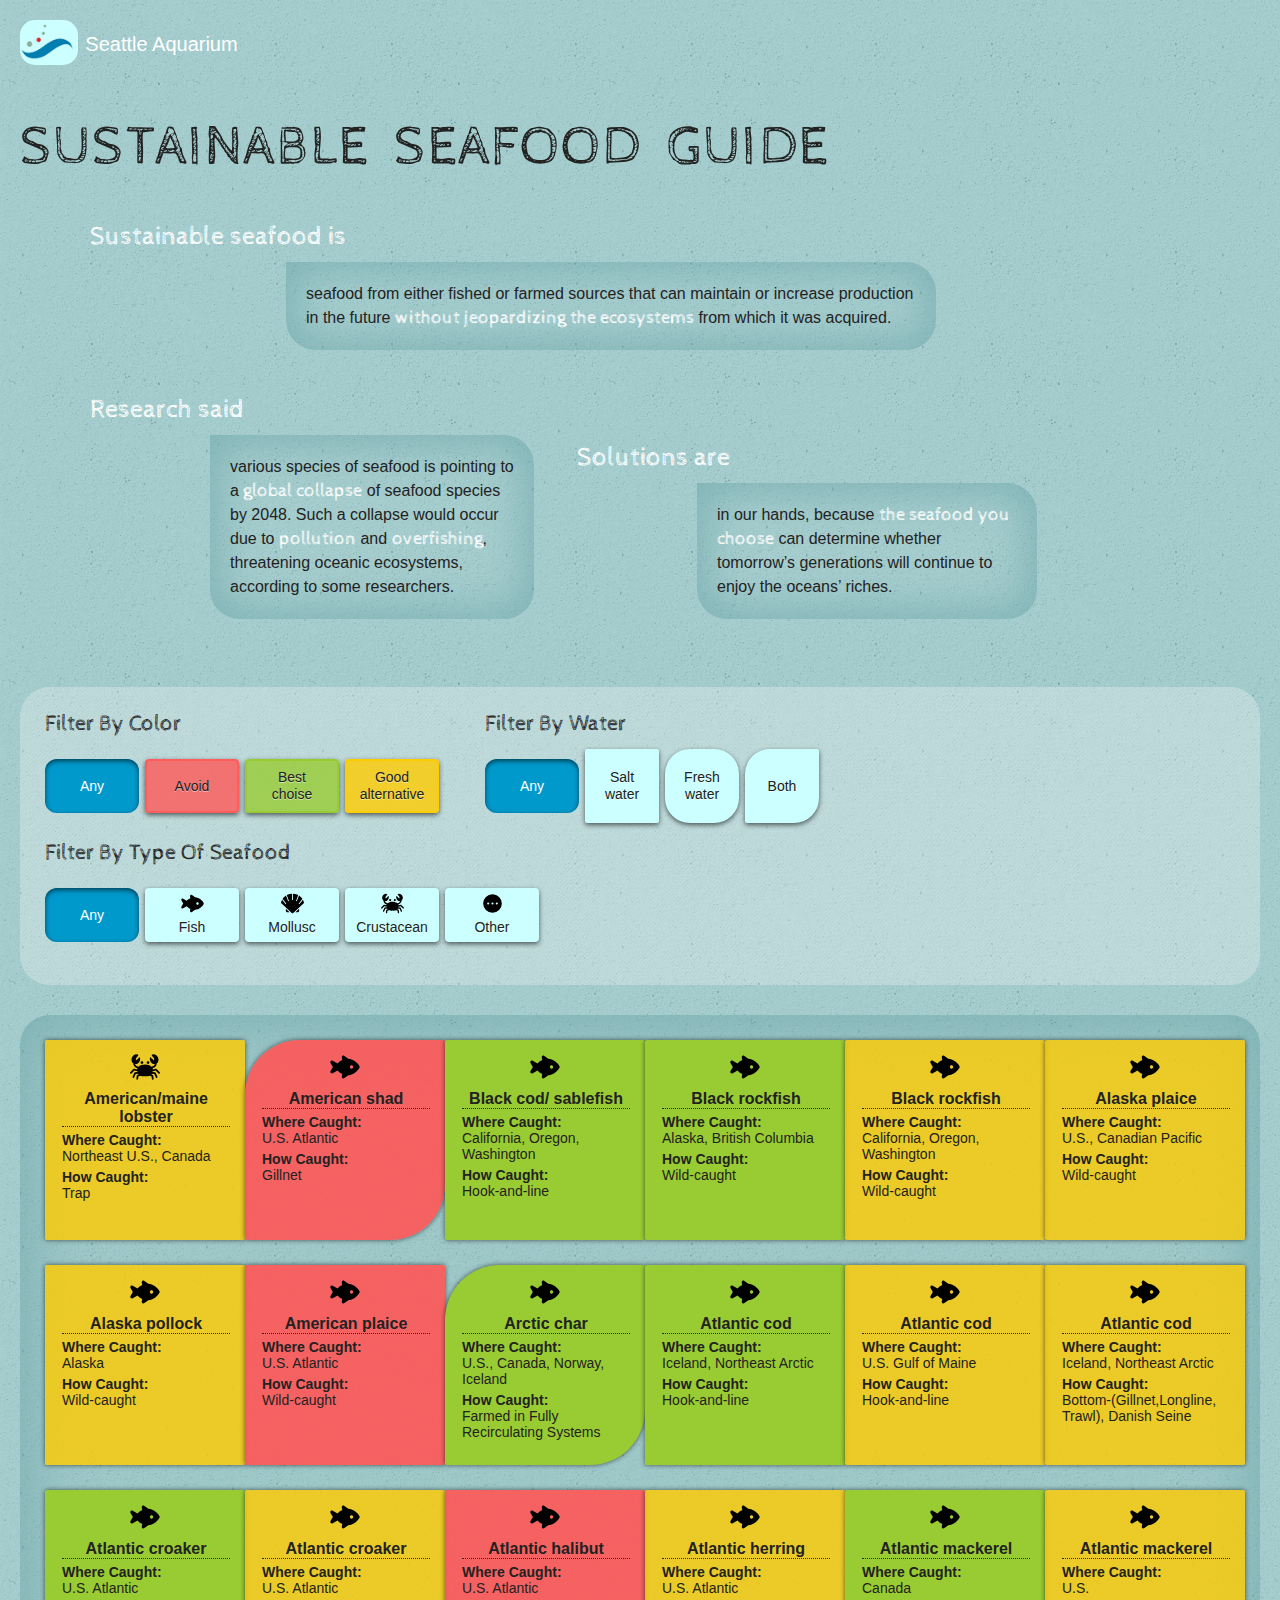
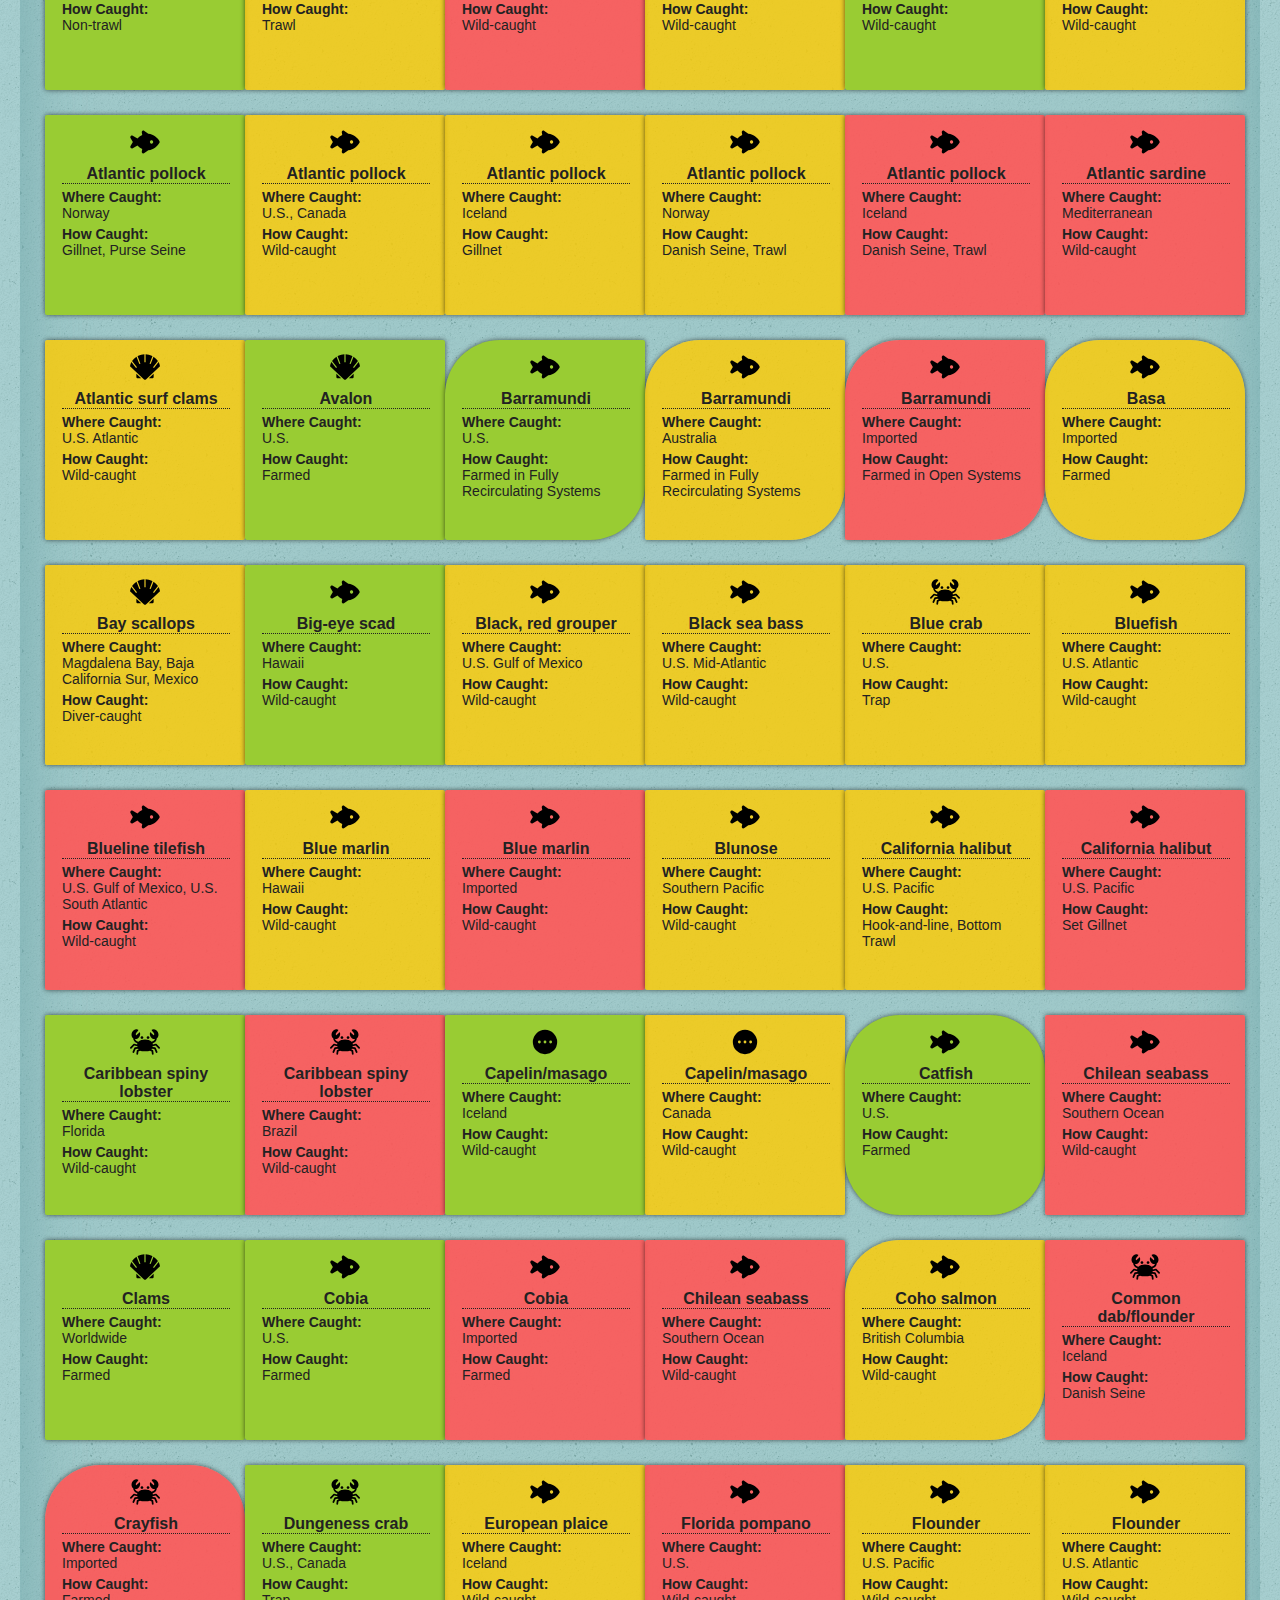
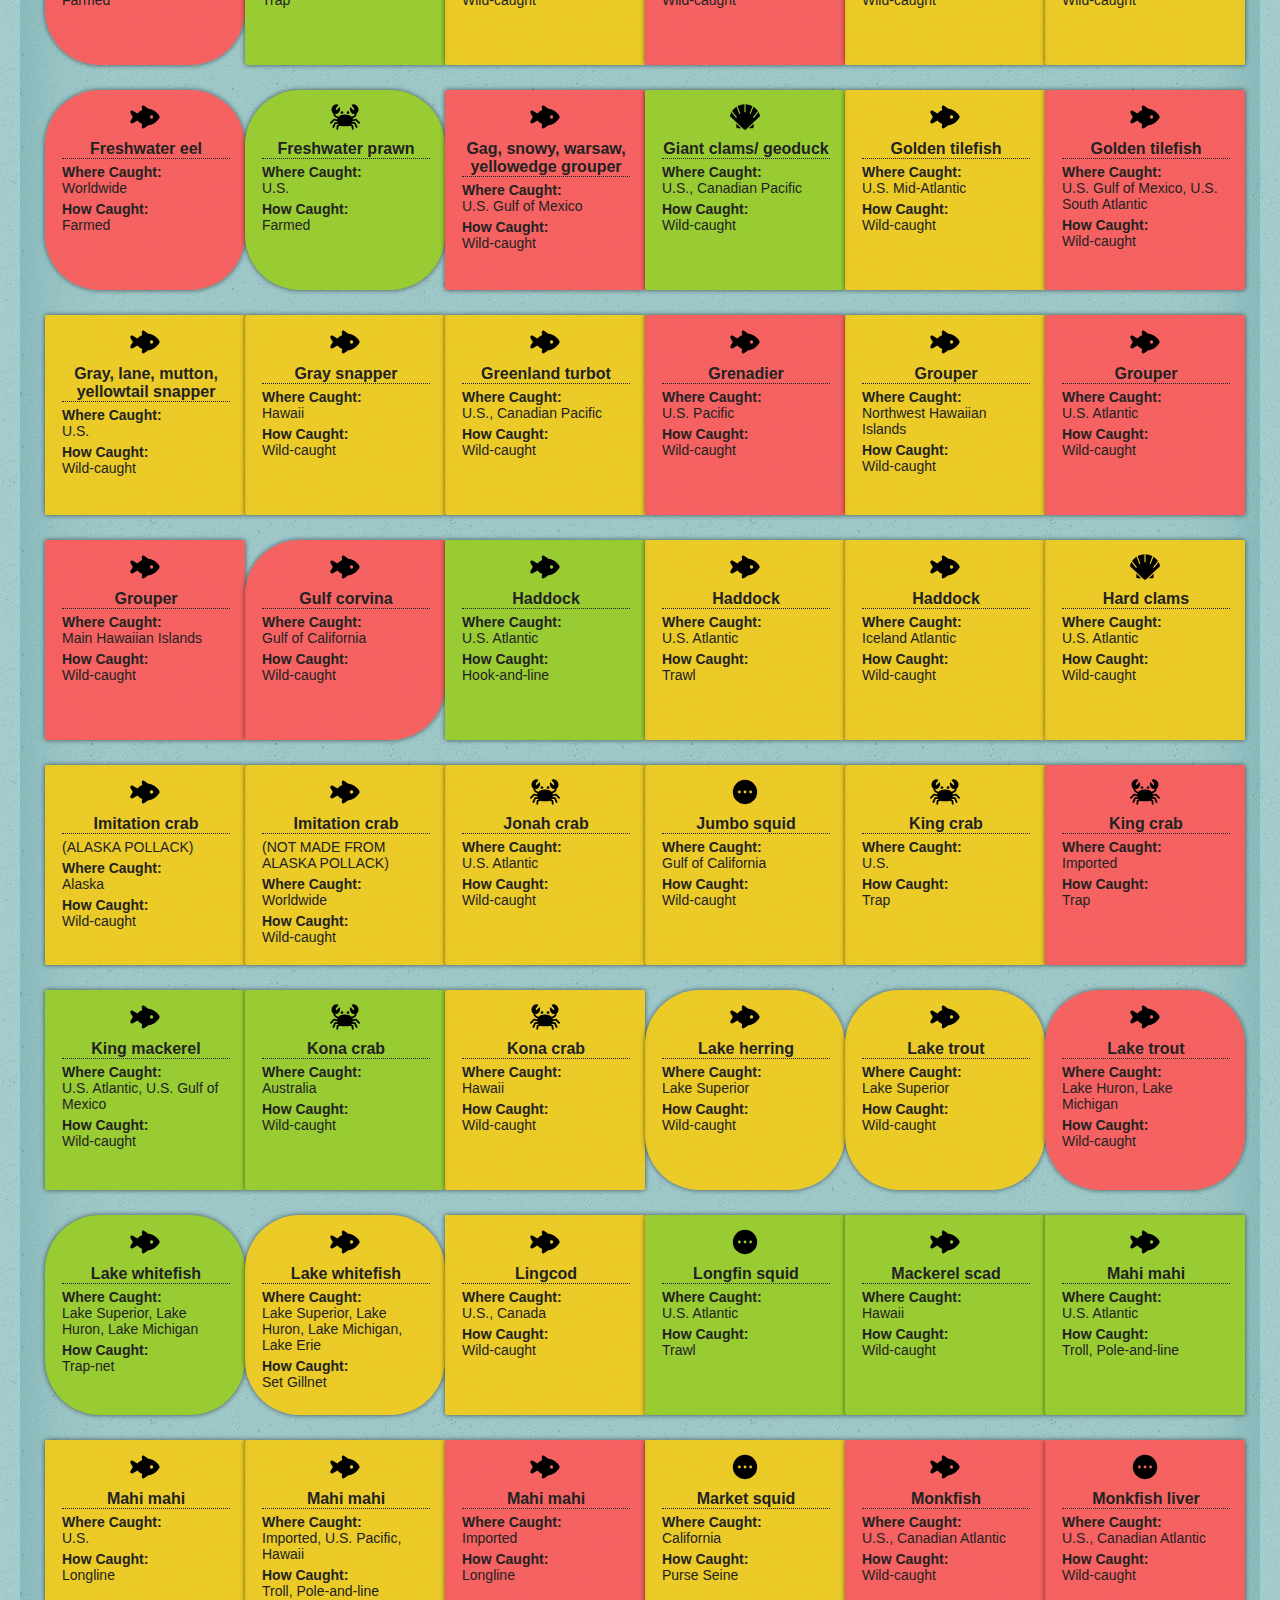
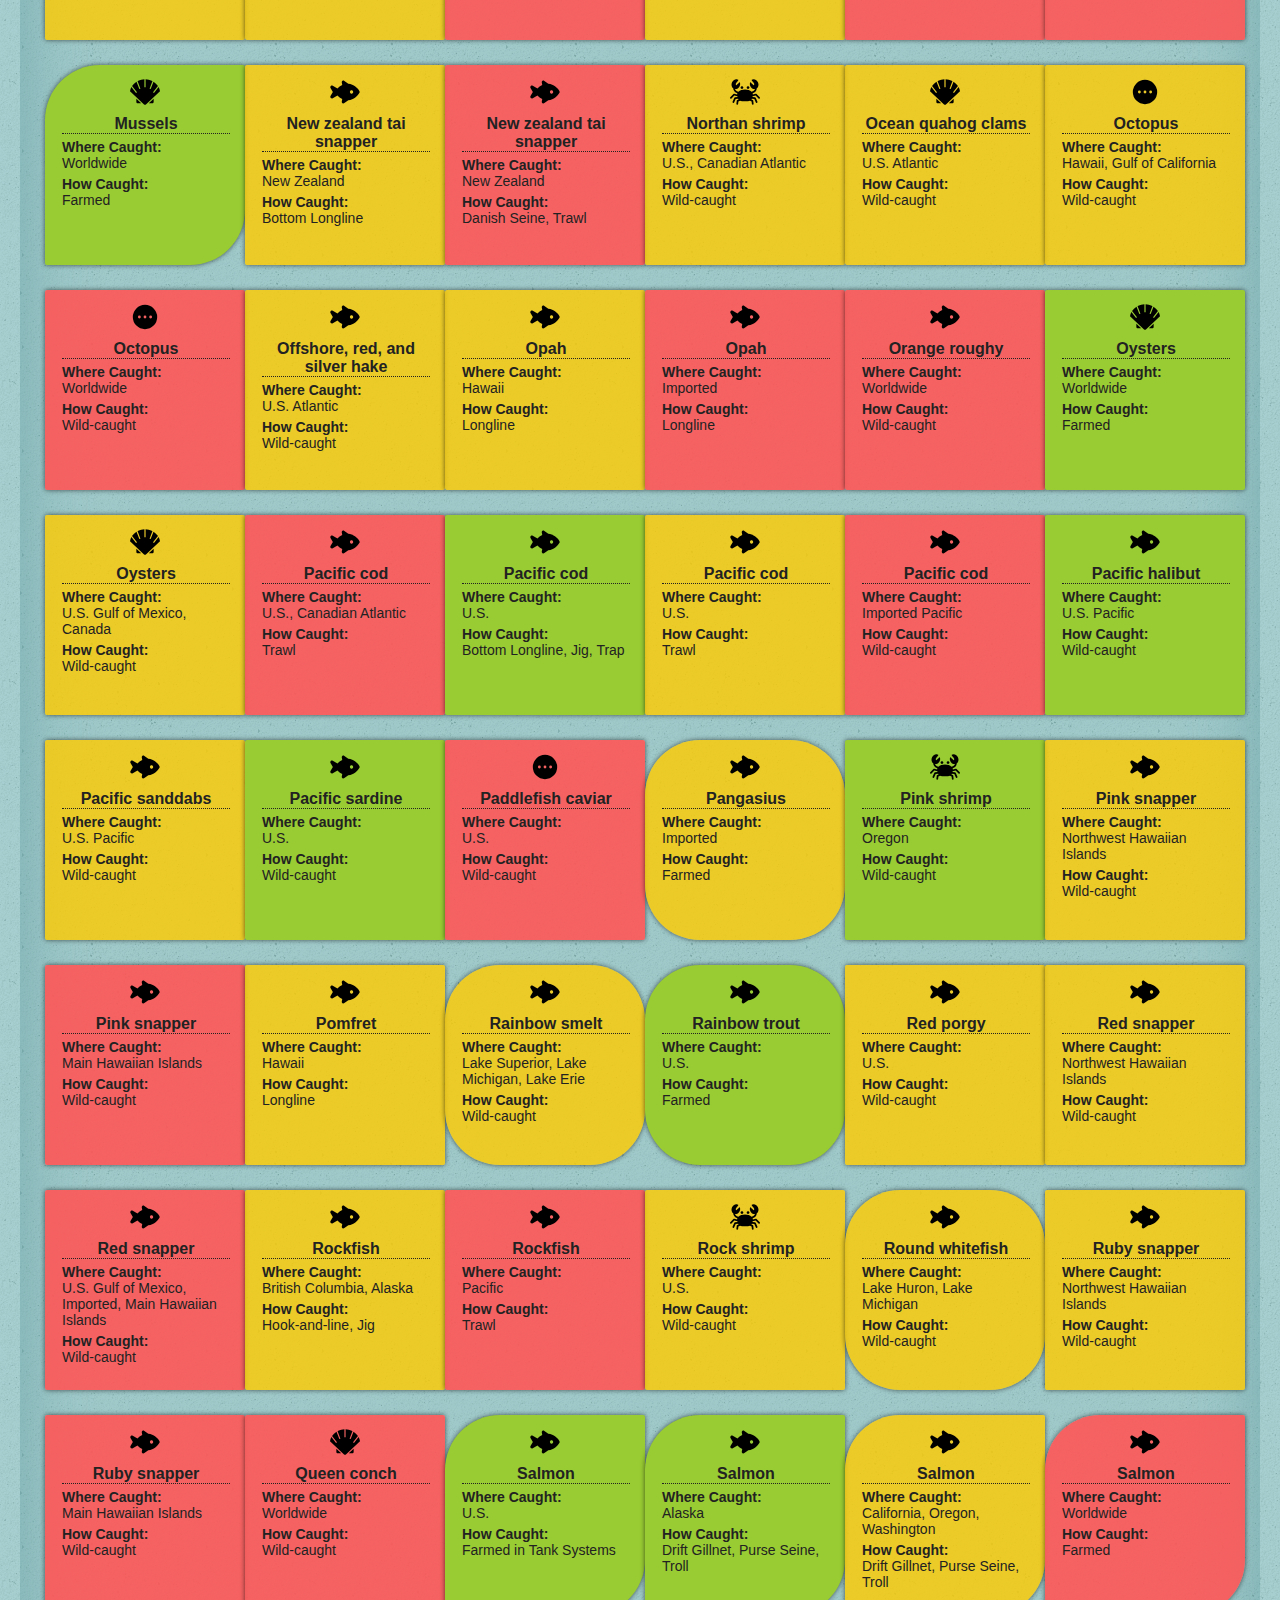
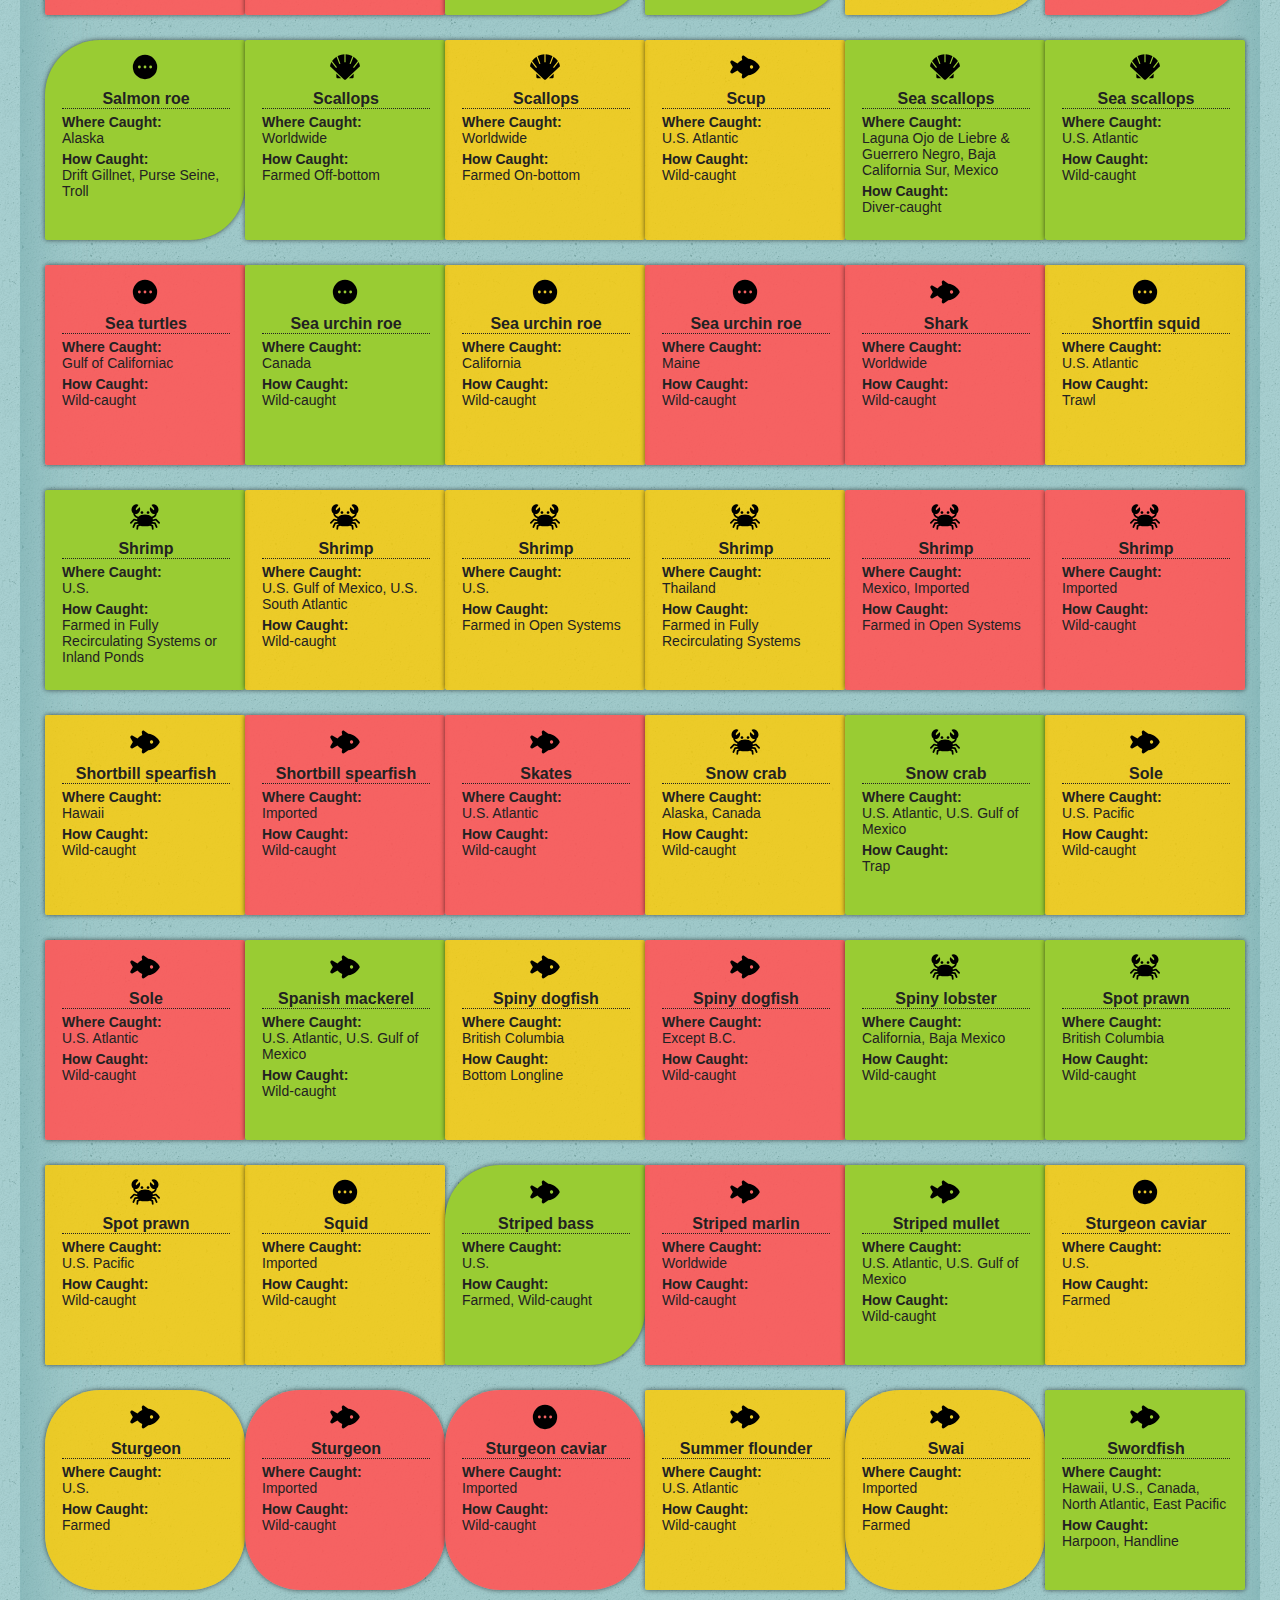
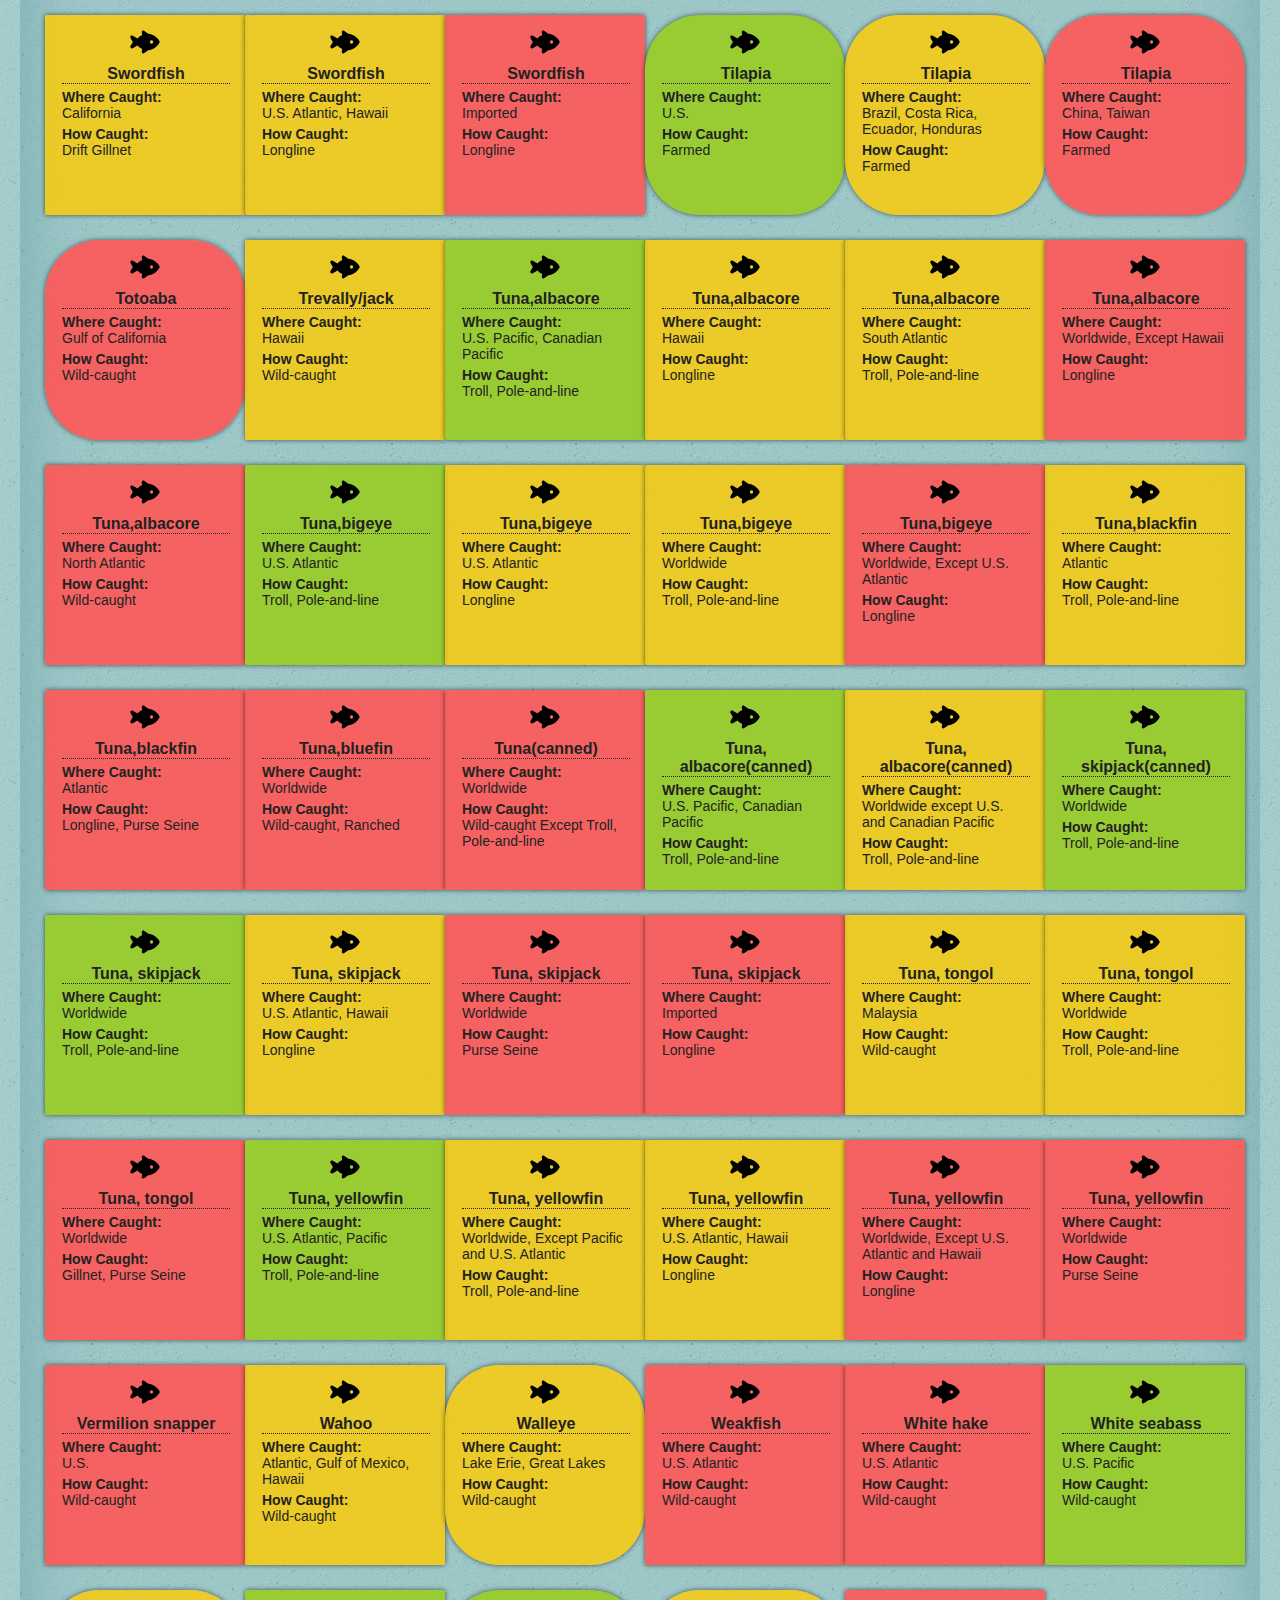
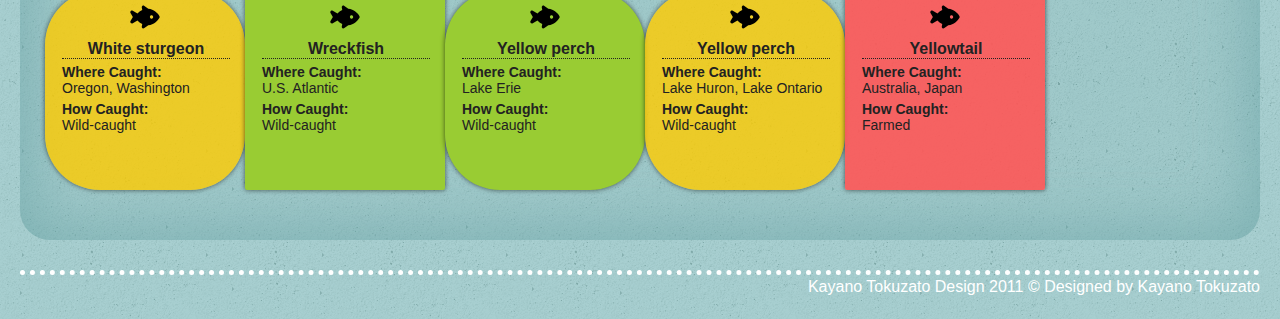
<file: work/sustainable-seafood-guide/index.html>
<!doctype html>
<!--[if lt IE 7]> <html class="no-js lt-ie9 lt-ie8 lt-ie7" lang="en"> <![endif]-->
<!--[if IE 7]>    <html class="no-js lt-ie9 lt-ie8" lang="en"> <![endif]-->
<!--[if IE 8]>    <html class="no-js lt-ie9" lang="en"> <![endif]-->
<!--[if gt IE 8]><!--> <html class="no-js" lang="en"> <!--<![endif]-->
	
	<head>
		<meta charset="UTF-8">
		<!-- Always force latest IE rendering engine (even in intranet) & Chrome Frame -->
		<meta http-equiv="X-UA-Compatible" content="IE=edge,chrome=1">
		<meta name="viewport" content="width=device-width">
		<title>Sustainable Seafood</title>
		
		
		<!--[if lt IE 9]><script src="http://html5shim.googlecode.com/svn/trunk/html5.js"></script><![endif]-->
		
		<link rel="stylesheet" href="css/style.css" type="text/css" media="screen" />		
		<link rel="preconnect" href="https://fonts.googleapis.com">
		<link rel="preconnect" href="https://fonts.gstatic.com" crossorigin>
		<link href="https://fonts.googleapis.com/css2?family=Cabin+Sketch:wght@400;700&display=swap" rel="stylesheet">
		

	
	</head>
	<body>
		<!--[if lt IE 8]><p class=chromeframe>Your browser is <em>out of date.</em> <a href="http://browsehappy.com/">Upgrade to the most recent version</a> or <a href="http://www.google.com/chromeframe/?redirect=true">install Google Chrome Frame</a> to experience this site.</p><![endif]-->
	
		
		<div id="client">
			<img src="img/logo-sea_aqu.png" height="40">
			<h6>Seattle Aquarium</h6>
		</div>
	  
	  
		<div class="clearthefloats"></div> 
	 
	  
	  	<h1>SUSTAINABLE SEAFOOD GUIDE</h1>
	  	
		<div id="copy">
			<div id="sasutainable_seafood">
				<h2>Sustainable seafood is</h2>
				<p>seafood from either fished or farmed sources that can maintain or increase production in the future <span>without jeopardizing the ecosystems</span> from which it was acquired.</p>
			</div><!-- end of #sasutainable_seafood -->
			
			<div id="copy_two">
				<div id="research">
					<h2>Research said</h2>
						<p>various species of seafood is pointing to a <span>global collapse</span> of seafood species by 2048. Such a collapse would occur due to <span>pollution</span> and <span>overfishing</span>, threatening oceanic ecosystems, according to some researchers.</p>
				</div><!-- end of #research -->
			
				<div id="solution">
					<h2>Solutions are</h2>	 			
					<p>in our hands, because <span>the seafood you choose</span> can determine whether tomorrow’s generations will continue to enjoy the oceans’ riches.</p>
					
				</div><!-- end of #solution -->
			</div>
					
		</div><!-- end of #copy -->
	
		<div class="clearfix"></div> 
	
		<section id="options" class="clearfix combo-filters">
			
	  
		    <div class="option-combo color">
		      <h3>filter by color</h3>
		      	<ul class="filter option-set floated clearfix "> 
			        <li><a href="#filter-color-any" data-filter="" data-group="color" class="selected">Any</a></li>
			        
			        <li><a href="#filter-color-red" data-group="color" data-filter=".red" class="red">Avoid</a></li>
			        
			        <li><a href="#filter-color-green" data-group="color" data-filter=".green" class="green">Best choise</a></li>
			        
			        <li><a href="#filter-color-yellow" data-group="color" data-filter=".yellow" class="yellow">Good alternative</a></li>
		      	</ul>
		      	
		    </div>
		  
		    <div class="option-combo shape">
		      <h3>filter by water</h3>
		      <ul class="filter option-set floated clearfix "> 
		        <li><a href="#filter-shape-any" data-filter="" data-group="shape" class="any selected">Any</a></li>
		        
		          <li><a href="#filter-shape-square" data-group="shape" data-filter=".square" class="square">Salt water</a></li>
		        
		          <li><a href="#filter-shape-round" data-group="shape" data-filter=".round" class="round">Fresh water</a></li>
		          
		          <li><a href="#filter-shape-round_square" data-group="shape" data-filter=".round_square" class="round_square">Both</a></li>
		        
		      </ul>
		    </div>
		  
		    <div class="option-combo size">
		      <h3>filter by type of seafood</h3>
		      <ul class="filter option-set floated clearfix "> 
		        <li><a href="#filter-size-any" data-filter="" data-group="size" class="selected">Any</a></li>
		        
		          <li><a href="#filter-size-fish" data-group="size" data-filter=".fish" class="fish">Fish</a></li>
		        
		          <li><a href="#filter-size-molluscs" data-group="size" data-filter=".molluscs" class="molluscs">Mollusc</a></li>
		        
		          <li><a href="#filter-size-crustaceans" data-group="size" data-filter=".crustaceans" class="crustaceans">Crustacean</a></li>
		        
		          <li><a href="#filter-size-other" data-group="size" data-filter=".other" class="other">Other</a></li>
		        
		      </ul>
		    </div>
	  
	
		</section> <!-- #options -->
	
		<div id="container" class="clearfix">
		
	  		<!-- ******************** A,B,C ******************** -->
	    	<div class="color-shape crustaceans square yellow">
		    	<div id="text">
		    		<h4>AMERICAN/MAINE LOBSTER</h4>
		    		<h5>Where Caught:</h5>
		    			<p>Northeast U.S., Canada</p>
		    		<h5>How Caught:</h5>
		    			<p>Trap</p>
	    		</div>
	    	</div>
	    	<div class="color-shape fish round_square red">
		    	<div id="text">
		    		<h4>AMERICAN SHAD</h4>
		    		<h5>Where Caught:</h5>
		    			<p>U.S. Atlantic</p>
		    		<h5>How Caught:</h5>
		    			<p>Gillnet</p>
	    		</div>
	    	</div>
	    	<div class="color-shape fish square green">
		    	<div id="text">
		    		<h4>BLACK COD/ SABLEFISH</h4>
		    		<h5>Where Caught:</h5>
		    			<p>California, Oregon, Washington</p>
		    		<h5>How Caught:</h5>
		    			<p>Hook-and-line</p>
	    		</div>
	    	</div>
	    	<div class="color-shape fish square green">
		    	<div id="text">
		    		<h4>BLACK ROCKFISH</h4>
		    		<h5>Where Caught:</h5>
		    			<p>Alaska, British Columbia</p>
		    		<h5>How Caught:</h5>
		    			<p>Wild-caught</p>
	    		</div>
	    	</div>
	    	<div class="color-shape fish square yellow">
		    	<div id="text">
		    		<h4>BLACK ROCKFISH</h4>
		    		<h5>Where Caught:</h5>
		    			<p>California, Oregon, Washington</p>
		    		<h5>How Caught:</h5>
		    			<p>Wild-caught</p>
	    		</div>
	    	</div>
	    	<div class="color-shape fish square yellow">
		    	<div id="text">
		    		<h4>ALASKA PLAICE</h4>
		    		<h5>Where Caught:</h5>
		    			<p>U.S., Canadian Pacific</p>
		    		<h5>How Caught:</h5>
		    			<p>Wild-caught</p>
	    		</div>
	    	</div>
	    	<div class="color-shape fish square yellow">
		    	<div id="text">
		    		<h4>ALASKA POLLOCK</h4>
		    		<h5>Where Caught:</h5>
		    			<p>Alaska</p>
		    		<h5>How Caught:</h5>
		    			<p>Wild-caught</p>
	    		</div>
	    	</div>
	    	<div class="color-shape fish square red">
		    	<div id="text">
		    		<h4>AMERICAN PLAICE</h4>
		    		<h5>Where Caught:</h5>
		    			<p>U.S. Atlantic</p>
		    		<h5>How Caught:</h5>
		    			<p>Wild-caught</p>
	    		</div>
	    	</div>
	    	<div class="color-shape fish round_square green">
		    	<div id="text">
		    		<h4>ARCTIC CHAR</h4>
		    		<h5>Where Caught:</h5>
		    			<p>U.S., Canada, Norway, Iceland</p>
		    		<h5>How Caught:</h5>
		    			<p>Farmed in Fully Recirculating Systems</p>
	    		</div>
	    	</div>
	    	<div class="color-shape fish square green">
		    	<div id="text">
		    		<h4>ATLANTIC COD</h4>
		    		<h5>Where Caught:</h5>
		    			<p>Iceland, Northeast Arctic</p>
		    		<h5>How Caught:</h5>
		    			<p>Hook-and-line</p>
	    		</div>
	    	</div>
	    	<div class="color-shape fish square yellow">
		    	<div id="text">
		    		<h4>ATLANTIC COD</h4>
		    		<h5>Where Caught:</h5>
		    			<p>U.S. Gulf of Maine</p>
		    		<h5>How Caught:</h5>
		    			<p>Hook-and-line</p>
	    		</div>
	    	</div>
	    	<div class="color-shape fish square yellow">
		    	<div id="text">
		    		<h4>ATLANTIC COD</h4>
		    		<h5>Where Caught:</h5>
		    			<p>Iceland, Northeast Arctic</p>
		    		<h5>How Caught:</h5>
		    			<p>Bottom-(Gillnet,Longline, Trawl), Danish Seine</p>
	    		</div>
	    	</div>
	    	<div class="color-shape fish square green">
		    	<div id="text">
		    		<h4>ATLANTIC CROAKER</h4>
		    		<h5>Where Caught:</h5>
		    			<p>U.S. Atlantic</p>
		    		<h5>How Caught:</h5>
		    			<p>Non-trawl</p>
	    		</div>
	    	</div>
	    	<div class="color-shape fish square yellow">
		    	<div id="text">
		    		<h4>ATLANTIC CROAKER</h4>
		    		<h5>Where Caught:</h5>
		    			<p>U.S. Atlantic</p>
		    		<h5>How Caught:</h5>
		    			<p>Trawl</p>
	    		</div>
	    	</div>
	    	<div class="color-shape fish square red">
		    	<div id="text">
		    		<h4>ATLANTIC HALIBUT</h4>
		    		<h5>Where Caught:</h5>
		    			<p>U.S. Atlantic</p>
		    		<h5>How Caught:</h5>
		    			<p>Wild-caught</p>
	    		</div>
	    	</div>
	    	<div class="color-shape fish square yellow">
		    	<div id="text">
		    		<h4>ATLANTIC HERRING</h4>
		    		<h5>Where Caught:</h5>
		    			<p>U.S. Atlantic</p>
		    		<h5>How Caught:</h5>
		    			<p>Wild-caught</p>
	    		</div>
	    	</div>
	    	<div class="color-shape fish square green">
		    	<div id="text">
		    		<h4>ATLANTIC MACKEREL</h4>
		    		<h5>Where Caught:</h5>
		    			<p>Canada</p>
		    		<h5>How Caught:</h5>
		    			<p>Wild-caught</p>
	    		</div>
	    	</div>
	    	<div class="color-shape fish square yellow">
		    	<div id="text">
		    		<h4>ATLANTIC MACKEREL</h4>
		    		<h5>Where Caught:</h5>
		    			<p>U.S.</p>
		    		<h5>How Caught:</h5>
		    			<p>Wild-caught</p>
	    		</div>
	    	</div>
	    	<div class="color-shape fish square green">
		    	<div id="text">
		    		<h4>ATLANTIC POLLOCK</h4>
		    		<h5>Where Caught:</h5>
		    			<p>Norway</p>
		    		<h5>How Caught:</h5>
		    			<p>Gillnet, Purse Seine</p>
	    		</div>
	    	</div>
	    	<div class="color-shape fish square yellow">
		    	<div id="text">
		    		<h4>ATLANTIC POLLOCK</h4>
		    		<h5>Where Caught:</h5>
		    			<p>U.S., Canada</p>
		    		<h5>How Caught:</h5>
		    			<p>Wild-caught</p>
	    		</div>
	    	</div>
	    	<div class="color-shape fish square yellow">
		    	<div id="text">
		    		<h4>ATLANTIC POLLOCK</h4>
		    		<h5>Where Caught:</h5>
		    			<p>Iceland</p>
		    		<h5>How Caught:</h5>
		    			<p>Gillnet</p>
	    		</div>
	    	</div>
	    	<div class="color-shape fish square yellow">
		    	<div id="text">
		    		<h4>ATLANTIC POLLOCK</h4>
		    		<h5>Where Caught:</h5>
		    			<p>Norway</p>
		    		<h5>How Caught:</h5>
		    			<p>Danish Seine, Trawl</p>
	    		</div>
	    	</div>
	    	<div class="color-shape fish square red">
		    	<div id="text">
		    		<h4>ATLANTIC POLLOCK</h4>
		    		<h5>Where Caught:</h5>
		    			<p>Iceland</p>
		    		<h5>How Caught:</h5>
		    			<p>Danish Seine, Trawl</p>
	    		</div>
	    	</div>
	    	<div class="color-shape fish square red">
		    	<div id="text">
		    		<h4>ATLANTIC SARDINE</h4>
		    		<h5>Where Caught:</h5>
		    			<p>Mediterranean</p>
		    		<h5>How Caught:</h5>
		    			<p>Wild-caught</p>
	    		</div>
	    	</div>
	    	<div class="color-shape molluscs square yellow">
		    	<div id="text">
		    		<h4>ATLANTIC SURF CLAMS</h4>
		    		<h5>Where Caught:</h5>
		    			<p>U.S. Atlantic</p>
		    		<h5>How Caught:</h5>
		    			<p>Wild-caught</p>
	    		</div>
	    	</div>
	    	<div class="color-shape molluscs square green">
	    		<div id="text">
		    		<h4>AVALON</h4>
		    		<h5>Where Caught:</h5>
		    			<p>U.S.</p>
		    		<h5>How Caught:</h5>
		    			<p>Farmed</p>
	    		</div>
	    	</div>
	    	<div class="color-shape fish round_square green">
		    	<div id="text">
		    		<h4>BARRAMUNDI</h4>
		    		<h5>Where Caught:</h5>
		    			<p>U.S.</p>
		    		<h5>How Caught:</h5>
		    			<p>Farmed in Fully Recirculating Systems</p>
	    		</div>
	    	</div>
	    	<div class="color-shape fish round_square yellow">
		    	<div id="text">
		    		<h4>BARRAMUNDI</h4>
		    		<h5>Where Caught:</h5>
		    			<p>Australia</p>
		    		<h5>How Caught:</h5>
		    			<p>Farmed in Fully Recirculating Systems</p>
	    		</div>
	    	</div>
	    	<div class="color-shape fish round_square red">
		    	<div id="text">
		    		<h4>BARRAMUNDI</h4>
		    		<h5>Where Caught:</h5>
		    			<p>Imported</p>
		    		<h5>How Caught:</h5>
		    			<p>Farmed in Open Systems</p>
	    		</div>
	    	</div>
	    	<div class="color-shape fish round yellow">
		    	<div id="text">
		    		<h4>BASA</h4>
		    		<h5>Where Caught:</h5>
		    			<p>Imported</p>
		    		<h5>How Caught:</h5>
		    			<p>Farmed</p>
	    		</div>
	    	</div>
	    	<div class="color-shape molluscs square yellow">
		    	<div id="text">
		    		<h4>BAY SCALLOPS</h4>
		    		<h5>Where Caught:</h5>
		    			<p>Magdalena Bay, Baja California Sur, Mexico</p>
		    		<h5>How Caught:</h5>
		    			<p>Diver-caught</p>
	    		</div>
	    	</div>
	    	<div class="color-shape fish square green">
		    	<div id="text">
		    		<h4>BIG-EYE SCAD</h4>
		    		<h5>Where Caught:</h5>
		    			<p>Hawaii</p>
		    		<h5>How Caught:</h5>
		    			<p>Wild-caught</p>
	    		</div>
	    	</div>
	    	<div class="color-shape fish square yellow">
		    	<div id="text">
		    		<h4>BLACK, RED GROUPER</h4>
		    		<h5>Where Caught:</h5>
		    			<p>U.S. Gulf of Mexico</p>
		    		<h5>How Caught:</h5>
		    			<p>Wild-caught</p>
	    		</div>
	    	</div>
	    	<div class="color-shape fish square yellow">
		    	<div id="text">
		    		<h4>BLACK SEA BASS</h4>
		    		<h5>Where Caught:</h5>
		    			<p>U.S. Mid-Atlantic</p>
		    		<h5>How Caught:</h5>
		    			<p>Wild-caught</p>
	    		</div>
	    	</div>
	    	<div class="color-shape crustaceans square yellow">
		    	<div id="text">
		    		<h4>BLUE CRAB</h4>
		    		<h5>Where Caught:</h5>
		    			<p>U.S.</p>
		    		<h5>How Caught:</h5>
		    			<p>Trap</p>
	    		</div>
	    	</div>
	    	<div class="color-shape fish square yellow">
		    	<div id="text">
		    		<h4>BLUEFISH</h4>
		    		<h5>Where Caught:</h5>
		    			<p>U.S. Atlantic</p>
		    		<h5>How Caught:</h5>
		    			<p>Wild-caught</p>
	    		</div>
	    	</div>
	    	<div class="color-shape fish square red">
		    	<div id="text">
		    		<h4>BLUELINE TILEFISH</h4>
		    		<h5>Where Caught:</h5>
		    			<p>U.S. Gulf of Mexico, U.S. South Atlantic</p>
		    		<h5>How Caught:</h5>
		    			<p>Wild-caught</p>
	    		</div>
	    	</div>
	    	<div class="color-shape fish square yellow">
		    	<div id="text">
		    		<h4>BLUE MARLIN</h4>
		    		<h5>Where Caught:</h5>
		    			<p>Hawaii</p>
		    		<h5>How Caught:</h5>
		    			<p>Wild-caught</p>
	    		</div>
	    	</div>
	    	<div class="color-shape fish square red">
		    	<div id="text">
		    		<h4>BLUE MARLIN</h4>
		    		<h5>Where Caught:</h5>
		    			<p>Imported</p>
		    		<h5>How Caught:</h5>
		    			<p>Wild-caught</p>
	    		</div>
	    	</div>
	    	<div class="color-shape fish square yellow">
		    	<div id="text">
		    		<h4>BLUNOSE</h4>
		    		<h5>Where Caught:</h5>
		    			<p>Southern Pacific</p>
		    		<h5>How Caught:</h5>
		    			<p>Wild-caught</p>
	    		</div>
	    	</div>
	    	<div class="color-shape fish square yellow">
		    	<div id="text">
		    		<h4>CALIFORNIA HALIBUT</h4>
		    		<h5>Where Caught:</h5>
		    			<p>U.S. Pacific</p>
		    		<h5>How Caught:</h5>
		    			<p>Hook-and-line, Bottom Trawl</p>
	    		</div>
	    	</div>
	    	<div class="color-shape fish square red">
		    	<div id="text">
		    		<h4>CALIFORNIA HALIBUT</h4>
		    		<h5>Where Caught:</h5>
		    			<p>U.S. Pacific</p>
		    		<h5>How Caught:</h5>
		    			<p>Set Gillnet</p>
	    		</div>
	    	</div>
	    	<div class="color-shape crustaceans square green">
		    	<div id="text">
		    		<h4>CARIBBEAN SPINY LOBSTER</h4>
		    		<h5>Where Caught:</h5>
		    			<p>Florida</p>
		    		<h5>How Caught:</h5>
		    			<p>Wild-caught</p>
	    		</div>
	    	</div>
	    	<div class="color-shape crustaceans square red">
		    	<div id="text">
		    		<h4>CARIBBEAN SPINY LOBSTER</h4>
		    		<h5>Where Caught:</h5>
		    			<p>Brazil</p>
		    		<h5>How Caught:</h5>
		    			<p>Wild-caught</p>
	    		</div>
	    	</div>
	    	<div class="color-shape other square green">
		    	<div id="text">
		    		<h4>CAPELIN/MASAGO</h4>
		    		<h5>Where Caught:</h5>
		    			<p>Iceland</p>
		    		<h5>How Caught:</h5>
		    			<p>Wild-caught</p>
	    		</div>
	    	</div>
	    	<div class="color-shape other square yellow">
		    	<div id="text">
		    		<h4>CAPELIN/MASAGO</h4>
		    		<h5>Where Caught:</h5>
		    			<p>Canada</p>
		    		<h5>How Caught:</h5>
		    			<p>Wild-caught</p>
	    		</div>
	    	</div>
	    	<div class="color-shape fish round green">
		    	<div id="text">
		    		<h4>CATFISH</h4>
		    		<h5>Where Caught:</h5>
		    			<p>U.S.</p>
		    		<h5>How Caught:</h5>
		    			<p>Farmed</p>
	    		</div>
	    	</div>
	    	<div class="color-shape fish square red">
		    	<div id="text">
		    		<h4>CHILEAN SEABASS</h4>
		    		<h5>Where Caught:</h5>
		    			<p>Southern Ocean</p>
		    		<h5>How Caught:</h5>
		    			<p>Wild-caught</p>
	    		</div>
	    	</div>
	    	
	    	<div class="color-shape molluscs square green">
		    	<div id="text">
		    		<h4>CLAMS</h4>
		    		<h5>Where Caught:</h5>
		    			<p>Worldwide</p>
		    		<h5>How Caught:</h5>
		    			<p>Farmed</p>
	    		</div>
	    	</div>
	    	<div class="color-shape fish square green">
		    	<div id="text">
		    		<h4>COBIA</h4>
		    		<h5>Where Caught:</h5>
		    			<p>U.S.</p>
		    		<h5>How Caught:</h5>
		    			<p>Farmed</p>
	    		</div>
	    	</div>
	    	<div class="color-shape fish square red">
		    	<div id="text">
		    		<h4>COBIA</h4>
		    		<h5>Where Caught:</h5>
		    			<p>Imported</p>
		    		<h5>How Caught:</h5>
		    			<p>Farmed</p>
	    		</div>
	    	</div>
	    	<div class="color-shape fish square red">
		    	<div id="text">
		    		<h4>CHILEAN SEABASS</h4>
		    		<h5>Where Caught:</h5>
		    			<p>Southern Ocean</p>
		    		<h5>How Caught:</h5>
		    			<p>Wild-caught</p>
	    		</div>
	    	</div>
	    	<div class="color-shape fish round_square yellow">
		    	<div id="text">
		    		<h4>COHO SALMON</h4>
		    		<h5>Where Caught:</h5>
		    			<p>British Columbia</p>
		    		<h5>How Caught:</h5>
		    			<p>Wild-caught</p>
	    		</div>
	    	</div>
	    	<div class="color-shape crustaceans square red">
		    	<div id="text">
		    		<h4>COMMON DAB/FLOUNDER</h4>
		    		<h5>Where Caught:</h5>
		    			<p>Iceland</p>
		    		<h5>How Caught:</h5>
		    			<p>Danish Seine</p>
	    		</div>
	    	</div>
	    	<div class="color-shape crustaceans round red">
		    	<div id="text">
		    		<h4>CRAYFISH</h4>
		    		<h5>Where Caught:</h5>
		    			<p>Imported</p>
		    		<h5>How Caught:</h5>
		    			<p>Farmed</p>
	    		</div>
	    	</div>
	    	
	    	<!-- ******************** D,E.F ******************** -->
	    	<div class="color-shape crustaceans square green">
		    	<div id="text">
		    		<h4>DUNGENESS CRAB</h4>
		    		<h5>Where Caught:</h5>
		    			<p>U.S., Canada</p>
		    		<h5>How Caught:</h5>
		    			<p>Trap</p>
	    		</div>
	    	</div>
	    	<div class="color-shape fish square yellow">
		    	<div id="text">
		    		<h4>EUROPEAN PLAICE</h4>
		    		<h5>Where Caught:</h5>
		    			<p>Iceland</p>
		    		<h5>How Caught:</h5>
		    			<p>Wild-caught</p>
	    		</div>
	    	</div>
	    	<div class="color-shape fish square red">
		    	<div id="text">
		    		<h4>FLORIDA POMPANO</h4>
		    		<h5>Where Caught:</h5>
		    			<p>U.S.</p>
		    		<h5>How Caught:</h5>
		    			<p>Wild-caught</p>
	    		</div>
	    	</div>
	    	<div class="color-shape fish square yellow">
		    	<div id="text">
		    		<h4>FLOUNDER</h4>
		    		<h5>Where Caught:</h5>
		    			<p>U.S. Pacific</p>
		    		<h5>How Caught:</h5>
		    			<p>Wild-caught</p>
	    		</div>
	    	</div>
	    	<div class="color-shape fish square yellow">
		    	<div id="text">
		    		<h4>FLOUNDER</h4>
		    		<h5>Where Caught:</h5>
		    			<p>	U.S. Atlantic</p>
		    		<h5>How Caught:</h5>
		    			<p>Wild-caught</p>
	    		</div>
	    	</div>
	    	<div class="color-shape fish round red">
		    	<div id="text">
		    		<h4>FRESHWATER EEL</h4>
		    		<h5>Where Caught:</h5>
		    			<p>Worldwide</p>
		    		<h5>How Caught:</h5>
		    			<p>Farmed</p>
	    		</div>
	    	</div>
	    	<div class="color-shape crustaceans round green">
		    	<div id="text">
		    		<h4>FRESHWATER PRAWN</h4>
		    		<h5>Where Caught:</h5>
		    			<p>U.S.</p>
		    		<h5>How Caught:</h5>
		    			<p>Farmed</p>
	    		</div>
	    	</div>
	    	<!-- ******************** G,H,I ******************** -->
	    	<div class="color-shape fish square red">
		    	<div id="text">
		    		<h4>GAG, SNOWY, WARSAW, YELLOWEDGE GROUPER</h4>
		    		<h5>Where Caught:</h5>
		    			<p>U.S. Gulf of Mexico</p>
		    		<h5>How Caught:</h5>
		    			<p>Wild-caught</p>
	    		</div>
	    	</div>
	    	<div class="color-shape molluscs square green">
		    	<div id="text">
		    		<h4>GIANT CLAMS/ GEODUCK</h4>
		    		<h5>Where Caught:</h5>
		    			<p>U.S., Canadian Pacific</p>
		    		<h5>How Caught:</h5>
		    			<p>Wild-caught</p>
	    		</div>
	    	</div>
	    	<div class="color-shape fish square yellow">
		    	<div id="text">
		    		<h4>GOLDEN TILEFISH</h4>
		    		<h5>Where Caught:</h5>
		    			<p>U.S. Mid-Atlantic</p>
		    		<h5>How Caught:</h5>
		    			<p>Wild-caught</p>
	    		</div>
	    	</div>
	    	<div class="color-shape fish square red">
		    	<div id="text">
		    		<h4>GOLDEN TILEFISH</h4>
		    		<h5>Where Caught:</h5>
		    			<p>U.S. Gulf of Mexico, U.S. South Atlantic</p>
		    		<h5>How Caught:</h5>
		    			<p>Wild-caught</p>
	    		</div>
	    	</div>
	    	<div class="color-shape fish square yellow">
		    	<div id="text">
		    		<h4>GRAY, LANE, MUTTON, YELLOWTAIL SNAPPER</h4>
		    		<h5>Where Caught:</h5>
		    			<p>U.S.</p>
		    		<h5>How Caught:</h5>
		    			<p>Wild-caught</p>
	    		</div>
	    	</div>
	    	<div class="color-shape fish square yellow">
		    	<div id="text">
		    		<h4>GRAY SNAPPER</h4>
		    		<h5>Where Caught:</h5>
		    			<p>Hawaii</p>
		    		<h5>How Caught:</h5>
		    			<p>Wild-caught</p>
	    		</div>
	    	</div>
	    	<div class="color-shape fish square yellow">
		    	<div id="text">
		    		<h4>GREENLAND TURBOT</h4>
		    		<h5>Where Caught:</h5>
		    			<p>U.S., Canadian Pacific</p>
		    		<h5>How Caught:</h5>
		    			<p>Wild-caught</p>
	    		</div>
	    	</div>
	    	<div class="color-shape fish square red">
		    	<div id="text">
		    		<h4>GRENADIER</h4>
		    		<h5>Where Caught:</h5>
		    			<p>U.S. Pacific</p>
		    		<h5>How Caught:</h5>
		    			<p>Wild-caught</p>
	    		</div>
	    	</div>
	    	<div class="color-shape fish square yellow">
		    	<div id="text">
		    		<h4>GROUPER</h4>
		    		<h5>Where Caught:</h5>
		    			<p>Northwest Hawaiian Islands</p>
		    		<h5>How Caught:</h5>
		    			<p>Wild-caught</p>
	    		</div>
	    	</div>
	    	<div class="color-shape fish square red">
		    	<div id="text">
		    		<h4>GROUPER</h4>
		    		<h5>Where Caught:</h5>
		    			<p>U.S. Atlantic</p>
		    		<h5>How Caught:</h5>
		    			<p>Wild-caught</p>
	    		</div>
	    	</div>
	    	<div class="color-shape fish square red">
		    	<div id="text">
		    		<h4>GROUPER</h4>
		    		<h5>Where Caught:</h5>
		    			<p>Main Hawaiian Islands</p>
		    		<h5>How Caught:</h5>
		    			<p>Wild-caught</p>
	    		</div>
	    	</div>
	    	<div class="color-shape fish round_square red">
		    	<div id="text">
		    		<h4>GULF CORVINA</h4>
		    		<h5>Where Caught:</h5>
		    			<p>Gulf of California</p>
		    		<h5>How Caught:</h5>
		    			<p>Wild-caught</p>
	    		</div>
	    	</div>
	    	<div class="color-shape fish square green">
		    	<div id="text">
		    		<h4>HADDOCK</h4>
		    		<h5>Where Caught:</h5>
		    			<p>U.S. Atlantic</p>
		    		<h5>How Caught:</h5>
		    			<p>Hook-and-line</p>
	    		</div>
	    	</div>
	    	<div class="color-shape fish square yellow">
		    	<div id="text">
		    		<h4>HADDOCK</h4>
		    		<h5>Where Caught:</h5>
		    			<p>U.S. Atlantic</p>
		    		<h5>How Caught:</h5>
		    			<p>Trawl</p>
	    		</div>
	    	</div>
	    	<div class="color-shape fish square yellow">
		    	<div id="text">
		    		<h4>HADDOCK</h4>
		    		<h5>Where Caught:</h5>
		    			<p>Iceland Atlantic</p>
		    		<h5>How Caught:</h5>
		    			<p>Wild-caught</p>
	    		</div>
	    	</div>
	    	<div class="color-shape molluscs square yellow">
		    	<div id="text">
		    		<h4>HARD CLAMS</h4>
		    		<h5>Where Caught:</h5>
		    			<p>U.S. Atlantic</p>
		    		<h5>How Caught:</h5>
		    			<p>Wild-caught</p>
	    		</div>
	    	</div>
	    	<div class="color-shape fish square yellow">
		    	<div id="text">
		    		<h4>IMITATION CRAB</h4>
		    		<P>(ALASKA POLLACK)</P>
		    		<h5>Where Caught:</h5>
		    			<p>Alaska</p>
		    		<h5>How Caught:</h5>
		    			<p>Wild-caught</p>
	    		</div>
	    	</div>
	    	<div class="color-shape fish square yellow">
		    	<div id="text">
		    		<h4>IMITATION CRAB</h4>
		    		<P>(NOT MADE FROM ALASKA POLLACK)</P>
		    		<h5>Where Caught:</h5>
		    			<p>Worldwide</p>
		    		<h5>How Caught:</h5>
		    			<p>Wild-caught</p>
	    		</div>
	    	</div>
	    	<!-- ******************** J,K,L ******************** -->
	    	<div class="color-shape crustaceans square yellow">
		    	<div id="text">
		    		<h4>JONAH CRAB</h4>
		    		<h5>Where Caught:</h5>
		    			<p>U.S. Atlantic</p>
		    		<h5>How Caught:</h5>
		    			<p>Wild-caught</p>
	    		</div>
	    	</div>
	    	<div class="color-shape other square yellow">
		    	<div id="text">
		    		<h4>JUMBO SQUID</h4>
		    		<h5>Where Caught:</h5>
		    			<p>Gulf of California</p>
		    		<h5>How Caught:</h5>
		    			<p>Wild-caught</p>
	    		</div>
	    	</div>
	    	<div class="color-shape crustaceans square yellow">
		    	<div id="text">
		    		<h4>KING CRAB</h4>
		    		<h5>Where Caught:</h5>
		    			<p>U.S.</p>
		    		<h5>How Caught:</h5>
		    			<p>Trap</p>
	    		</div>
	    	</div>
	    	<div class="color-shape crustaceans square red">
		    	<div id="text">
		    		<h4>KING CRAB</h4>
		    		<h5>Where Caught:</h5>
		    			<p>Imported</p>
		    		<h5>How Caught:</h5>
		    			<p>Trap</p>
	    		</div>
	    	</div>
	    	<div class="color-shape fish square green">
		    	<div id="text">
		    		<h4>KING MACKEREL</h4>
		    		<h5>Where Caught:</h5>
		    			<p>U.S. Atlantic, U.S. Gulf of Mexico</p>
		    		<h5>How Caught:</h5>
		    			<p>Wild-caught</p>
	    		</div>
	    	</div>
	    	<div class="color-shape crustaceans square green">
		    	<div id="text">
		    		<h4>KONA CRAB</h4>
		    		<h5>Where Caught:</h5>
		    			<p>Australia</p>
		    		<h5>How Caught:</h5>
		    			<p>Wild-caught</p>
	    		</div>
	    	</div>
	    	<div class="color-shape crustaceans square yellow">
		    	<div id="text">
		    		<h4>KONA CRAB</h4>
		    		<h5>Where Caught:</h5>
		    			<p>Hawaii</p>
		    		<h5>How Caught:</h5>
		    			<p>Wild-caught</p>
	    		</div>
	    	</div>
	    	<div class="color-shape fish round yellow">
		    	<div id="text">
		    		<h4>LAKE HERRING</h4>
		    		<h5>Where Caught:</h5>
		    			<p>Lake Superior</p>
		    		<h5>How Caught:</h5>
		    			<p>Wild-caught</p>
	    		</div>
	    	</div>
	    	<div class="color-shape fish round yellow">
		    	<div id="text">
		    		<h4>LAKE TROUT</h4>
		    		<h5>Where Caught:</h5>
		    			<p>Lake Superior</p>
		    		<h5>How Caught:</h5>
		    			<p>Wild-caught</p>
	    		</div>
	    	</div>
	    	<div class="color-shape fish round red">
		    	<div id="text">
		    		<h4>LAKE TROUT</h4>
		    		<h5>Where Caught:</h5>
		    			<p>Lake Huron, Lake Michigan</p>
		    		<h5>How Caught:</h5>
		    			<p>Wild-caught</p>
	    		</div>
	    	</div> 
	    	<div class="color-shape fish round green">
		    	<div id="text">
		    		<h4>LAKE WHITEFISH</h4>
		    		<h5>Where Caught:</h5>
		    			<p>Lake Superior, Lake Huron, Lake Michigan</p>
		    		<h5>How Caught:</h5>
		    			<p>Trap-net</p>
	    		</div>
	    	</div>
	    	<div class="color-shape fish round yellow">
		    	<div id="text">
		    		<h4>LAKE WHITEFISH</h4>
		    		<h5>Where Caught:</h5>
		    			<p>Lake Superior, Lake Huron, Lake Michigan, Lake Erie</p>
		    		<h5>How Caught:</h5>
		    			<p>Set Gillnet</p>
	    		</div>
	    	</div>
	    	<div class="color-shape fish square yellow">
		    	<div id="text">
		    		<h4>LINGCOD</h4>
		    		<h5>Where Caught:</h5>
		    			<p>U.S., Canada</p>
		    		<h5>How Caught:</h5>
		    			<p>Wild-caught</p>
	    		</div>
	    	</div>
	    	<div class="color-shape other square green">
		    	<div id="text">
		    		<h4>LONGFIN SQUID</h4>
		    		<h5>Where Caught:</h5>
		    			<p>U.S. Atlantic</p>
		    		<h5>How Caught:</h5>
		    			<p>Trawl</p>
	    		</div>
	    	</div>
	    	<!-- ******************** M,N,O ******************** -->
	    	<div class="color-shape fish square green">
		    	<div id="text">
		    		<h4>MACKEREL SCAD</h4>
		    		<h5>Where Caught:</h5>
		    			<p>Hawaii</p>
		    		<h5>How Caught:</h5>
		    			<p>Wild-caught</p>
	    		</div>
	    	</div>
	    	<div class="color-shape fish square green">
		    	<div id="text">
		    		<h4>MAHI MAHI</h4>
		    		<h5>Where Caught:</h5>
		    			<p>U.S. Atlantic</p>
		    		<h5>How Caught:</h5>
		    			<p>Troll, Pole-and-line</p>
	    		</div>
	    	</div>
	    	<div class="color-shape fish square yellow">
		    	<div id="text">
		    		<h4>MAHI MAHI</h4>
		    		<h5>Where Caught:</h5>
		    			<p>U.S.</p>
		    		<h5>How Caught:</h5>
		    			<p>Longline</p>
	    		</div>
	    	</div>
	    	<div class="color-shape fish square yellow">
		    	<div id="text">
		    		<h4>MAHI MAHI</h4>
		    		<h5>Where Caught:</h5>
		    			<p>Imported, U.S. Pacific, Hawaii</p>
		    		<h5>How Caught:</h5>
		    			<p>Troll, Pole-and-line</p>
	    		</div>
	    	</div>
	    	<div class="color-shape fish square red">
		    	<div id="text">
		    		<h4>MAHI MAHI</h4>
		    		<h5>Where Caught:</h5>
		    			<p>Imported</p>
		    		<h5>How Caught:</h5>
		    			<p>Longline</p>
	    		</div>
	    	</div>
	    	<div class="color-shape other square yellow">
		    	<div id="text">
		    		<h4>MARKET SQUID</h4>
		    		<h5>Where Caught:</h5>
		    			<p>California</p>
		    		<h5>How Caught:</h5>
		    			<p>Purse Seine</p>
	    		</div>
	    	</div>
	    	<div class="color-shape fish square red">
		    	<div id="text">
		    		<h4>MONKFISH</h4>
		    		<h5>Where Caught:</h5>
		    			<p>U.S., Canadian Atlantic</p>
		    		<h5>How Caught:</h5>
		    			<p>Wild-caught</p>
	    		</div>
	    	</div>
	    	<div class="color-shape other square red">
		    	<div id="text">
		    		<h4>MONKFISH LIVER</h4>
		    		<h5>Where Caught:</h5>
		    			<p>U.S., Canadian Atlantic</p>
		    		<h5>How Caught:</h5>
		    			<p>Wild-caught</p>
	    		</div>
	    	</div>
	    	<div class="color-shape molluscs round_square green">
		    	<div id="text">
		    		<h4>MUSSELS</h4>
		    		<h5>Where Caught:</h5>
		    			<p>Worldwide</p>
		    		<h5>How Caught:</h5>
		    			<p>Farmed</p>
	    		</div>
	    	</div>
	    	<div class="color-shape fish square yellow">
		    	<div id="text">
		    		<h4>NEW ZEALAND TAI SNAPPER</h4>
		    		<h5>Where Caught:</h5>
		    			<p>New Zealand</p>
		    		<h5>How Caught:</h5>
		    			<p>Bottom Longline</p>
	    		</div>
	    	</div>
	    	<div class="color-shape fish square red">
		    	<div id="text">
		    		<h4>NEW ZEALAND TAI SNAPPER</h4>
		    		<h5>Where Caught:</h5>
		    			<p>New Zealand</p>
		    		<h5>How Caught:</h5>
		    			<p>Danish Seine, Trawl</p>
	    		</div>
	    	</div>
	    	<div class="color-shape crustaceans square yellow">
		    	<div id="text">
		    		<h4>NORTHAN SHRIMP</h4>
		    		<h5>Where Caught:</h5>
		    			<p>U.S., Canadian Atlantic</p>
		    		<h5>How Caught:</h5>
		    			<p>Wild-caught</p>
	    		</div>
	    	</div>
	    	<div class="color-shape molluscs square yellow">
		    	<div id="text">
		    		<h4>OCEAN QUAHOG CLAMS</h4>
		    		<h5>Where Caught:</h5>
		    			<p>U.S. Atlantic</p>
		    		<h5>How Caught:</h5>
		    			<p>Wild-caught</p>
	    		</div>
	    	</div>
	    	<div class="color-shape other square yellow">
		    	<div id="text">
		    		<h4>OCTOPUS</h4>
		    		<h5>Where Caught:</h5>
		    			<p>Hawaii, Gulf of California</p>
		    		<h5>How Caught:</h5>
		    			<p>Wild-caught</p>
	    		</div>
	    	</div>
	    	<div class="color-shape other square red">
		    	<div id="text">
		    		<h4>OCTOPUS</h4>
		    		<h5>Where Caught:</h5>
		    			<p>Worldwide</p>
		    		<h5>How Caught:</h5>
		    			<p>Wild-caught</p>
	    		</div>
	    	</div>
	    	<div class="color-shape fish square yellow">
		    	<div id="text">
		    		<h4>OFFSHORE, RED, AND SILVER HAKE</h4>
		    		<h5>Where Caught:</h5>
		    			<p>U.S. Atlantic</p>
		    		<h5>How Caught:</h5>
		    			<p>Wild-caught</p>
	    		</div>
	    	</div>
	    	<div class="color-shape fish square yellow">
		    	<div id="text">
		    		<h4>OPAH</h4>
		    		<h5>Where Caught:</h5>
		    			<p>Hawaii</p>
		    		<h5>How Caught:</h5>
		    			<p>Longline</p>
	    		</div>
	    	</div>
	    	<div class="color-shape fish square red">
		    	<div id="text">
		    		<h4>OPAH</h4>
		    		<h5>Where Caught:</h5>
		    			<p>Imported</p>
		    		<h5>How Caught:</h5>
		    			<p>Longline</p>
	    		</div>
	    	</div>
	    	<div class="color-shape fish square red">
		    	<div id="text">
		    		<h4>ORANGE ROUGHY</h4>
		    		<h5>Where Caught:</h5>
		    			<p>Worldwide</p>
		    		<h5>How Caught:</h5>
		    			<p>Wild-caught</p>
	    		</div>
	    	</div>
	    	<div class="color-shape molluscs square green">
	    		<div id="text">
		    		<h4>OYSTERS</h4>
		    		<h5>Where Caught:</h5>
		    			<p>Worldwide</p>
		    		<h5>How Caught:</h5>
		    			<p>Farmed</p>
	    		</div>
	    	</div>
	    	<div class="color-shape molluscs square yellow">
	    		<div id="text">
		    		<h4>OYSTERS</h4>
		    		<h5>Where Caught:</h5>
		    			<p>U.S. Gulf of Mexico, Canada</p>
		    		<h5>How Caught:</h5>
		    			<p>Wild-caught</p>
	    		</div>
	    	</div>
	    	<!-- ******************** P,Q,R ******************** -->
	    	<div class="color-shape fish square red">
		    	<div id="text">
		    		<h4>PACIFIC COD</h4>
		    		<h5>Where Caught:</h5>
		    			<p>U.S., Canadian Atlantic</p>
		    		<h5>How Caught:</h5>
		    			<p>Trawl</p>
	    		</div>
	    	</div>
	    	<div class="color-shape fish square green">
		    	<div id="text">
		    		<h4>PACIFIC COD</h4>
		    		<h5>Where Caught:</h5>
		    			<p>U.S.</p>
		    		<h5>How Caught:</h5>
		    			<p>Bottom Longline, Jig, Trap</p>
	    		</div>
	    	</div>
	    	<div class="color-shape fish square yellow">
		    	<div id="text">
		    		<h4>PACIFIC COD</h4>
		    		<h5>Where Caught:</h5>
		    			<p>U.S.</p>
		    		<h5>How Caught:</h5>
		    			<p>Trawl</p>
	    		</div>
	    	</div>
	    	<div class="color-shape fish square red">
		    	<div id="text">
		    		<h4>PACIFIC COD</h4>
		    		<h5>Where Caught:</h5>
		    			<p>Imported Pacific</p>
		    		<h5>How Caught:</h5>
		    			<p>Wild-caught</p>
	    		</div>
	    	</div>
	    	<div class="color-shape fish square green">
		    	<div id="text">
		    		<h4>PACIFIC HALIBUT</h4>
		    		<h5>Where Caught:</h5>
		    			<p>U.S. Pacific</p>
		    		<h5>How Caught:</h5>
		    			<p>Wild-caught</p>
	    		</div>
	    	</div>
	    	<div class="color-shape fish square yellow">
		    	<div id="text">
		    		<h4>PACIFIC SANDDABS</h4>
		    		<h5>Where Caught:</h5>
		    			<p>U.S. Pacific</p>
		    		<h5>How Caught:</h5>
		    			<p>Wild-caught</p>
	    		</div>
	    	</div>
	    	<div class="color-shape fish square green">
		    	<div id="text">
		    		<h4>PACIFIC SARDINE</h4>
		    		<h5>Where Caught:</h5>
		    			<p>U.S.</p>
		    		<h5>How Caught:</h5>
		    			<p>Wild-caught</p>
	    		</div>
	    	</div>
	    	<div class="color-shape other square red">
		    	<div id="text">
		    		<h4>PADDLEFISH CAVIAR</h4>
		    		<h5>Where Caught:</h5>
		    			<p>U.S.</p>
		    		<h5>How Caught:</h5>
		    			<p>Wild-caught</p>
	    		</div>
	    	</div>
	    	<div class="color-shape fish round yellow">
		    	<div id="text">
		    		<h4>PANGASIUS</h4>
		    		<h5>Where Caught:</h5>
		    			<p>Imported</p>
		    		<h5>How Caught:</h5>
		    			<p>Farmed</p>
	    		</div>
	    	</div>
	    	<div class="color-shape crustaceans square green">
		    	<div id="text">
		    		<h4>PINK SHRIMP</h4>
		    		<h5>Where Caught:</h5>
		    			<p>Oregon</p>
		    		<h5>How Caught:</h5>
		    			<p>Wild-caught</p>
	    		</div>
	    	</div>
	    	<div class="color-shape fish square yellow">
		    	<div id="text">
		    		<h4>PINK SNAPPER</h4>
		    		<h5>Where Caught:</h5>
		    			<p>Northwest Hawaiian Islands</p>
		    		<h5>How Caught:</h5>
		    			<p>Wild-caught</p>
	    		</div>
	    	</div>
	    	<div class="color-shape fish square red">
		    	<div id="text">
		    		<h4>PINK SNAPPER</h4>
		    		<h5>Where Caught:</h5>
		    			<p>Main Hawaiian Islands</p>
		    		<h5>How Caught:</h5>
		    			<p>Wild-caught</p>
	    		</div>
	    	</div>
	    	<div class="color-shape fish square yellow">
		    	<div id="text">
		    		<h4>POMFRET</h4>
		    		<h5>Where Caught:</h5>
		    			<p>Hawaii</p>
		    		<h5>How Caught:</h5>
		    			<p>Longline</p>
	    		</div>
	    	</div>
	    	<div class="color-shape fish round yellow">
		    	<div id="text">
		    		<h4>RAINBOW SMELT</h4>
		    		<h5>Where Caught:</h5>
		    			<p>Lake Superior, Lake Michigan, Lake Erie</p>
		    		<h5>How Caught:</h5>
		    			<p>Wild-caught</p>
	    		</div>
	    	</div>
	    	<div class="color-shape fish round green">
		    	<div id="text">
		    		<h4>RAINBOW TROUT</h4>
		    		<h5>Where Caught:</h5>
		    			<p>U.S.</p>
		    		<h5>How Caught:</h5>
		    			<p>Farmed</p>
	    		</div>
	    	</div> 
	    	<div class="color-shape fish square yellow">
		    	<div id="text">
		    		<h4>RED PORGY</h4>
		    		<h5>Where Caught:</h5>
		    			<p>U.S.</p>
		    		<h5>How Caught:</h5>
		    			<p>Wild-caught</p>
	    		</div>
	    	</div>
	    	<div class="color-shape fish square yellow">
		    	<div id="text">
		    		<h4>RED SNAPPER</h4>
		    		<h5>Where Caught:</h5>
		    			<p>Northwest Hawaiian Islands</p>
		    		<h5>How Caught:</h5>
		    			<p>Wild-caught</p>
	    		</div>
	    	</div>
	    	<div class="color-shape fish square red">
		    	<div id="text">
		    		<h4>RED SNAPPER</h4>
		    		<h5>Where Caught:</h5>
		    			<p>U.S. Gulf of Mexico, Imported, Main Hawaiian Islands</p>
		    		<h5>How Caught:</h5>
		    			<p>Wild-caught</p>
	    		</div>
	    	</div>
	    	<div class="color-shape fish square yellow">
		    	<div id="text">
		    		<h4>ROCKFISH</h4>
		    		<h5>Where Caught:</h5>
		    			<p>British Columbia, Alaska</p>
		    		<h5>How Caught:</h5>
		    			<p>Hook-and-line, Jig</p>
	    		</div>
	    	</div>
	    	<div class="color-shape fish square red">
		    	<div id="text">
		    		<h4>ROCKFISH</h4>
		    		<h5>Where Caught:</h5>
		    			<p>Pacific</p>
		    		<h5>How Caught:</h5>
		    			<p>Trawl</p>
	    		</div>
	    	</div>
	    	<div class="color-shape crustaceans square yellow">
		    	<div id="text">
		    		<h4>ROCK SHRIMP</h4>
		    		<h5>Where Caught:</h5>
		    			<p>U.S.</p>
		    		<h5>How Caught:</h5>
		    			<p>Wild-caught</p>
	    		</div>
	    	</div>
	    	<div class="color-shape fish round yellow">
		    	<div id="text">
		    		<h4>ROUND WHITEFISH</h4>
		    		<h5>Where Caught:</h5>
		    			<p>Lake Huron, Lake Michigan</p>
		    		<h5>How Caught:</h5>
		    			<p>Wild-caught</p>
	    		</div>
	    	</div>
	    	<div class="color-shape fish square yellow">
		    	<div id="text">
		    		<h4>RUBY SNAPPER</h4>
		    		<h5>Where Caught:</h5>
		    			<p>Northwest Hawaiian Islands</p>
		    		<h5>How Caught:</h5>
		    			<p>Wild-caught</p>
	    		</div>
	    	</div>
	    	<div class="color-shape fish square red">
		    	<div id="text">
		    		<h4>RUBY SNAPPER</h4>
		    		<h5>Where Caught:</h5>
		    			<p>Main Hawaiian Islands</p>
		    		<h5>How Caught:</h5>
		    			<p>Wild-caught</p>
	    		</div>
	    	</div>
	    	<div class="color-shape molluscs square red">
		    	<div id="text">
		    		<h4>QUEEN CONCH</h4>
		    		<h5>Where Caught:</h5>
		    			<p>Worldwide</p>
		    		<h5>How Caught:</h5>
		    			<p>Wild-caught</p>
	    		</div>
	    	</div>
	    	<!-- ******************** S,T,U ******************** -->
	    	<div class="color-shape fish round_square green">
		    	<div id="text">
		    		<h4>SALMON</h4>
		    		<h5>Where Caught:</h5>
		    			<p>U.S.</p>
		    		<h5>How Caught:</h5>
		    			<p>Farmed in Tank Systems</p>
	    		</div>
	    	</div>
	    	<div class="color-shape fish round_square green">
		    	<div id="text">
		    		<h4>SALMON</h4>
		    		<h5>Where Caught:</h5>
		    			<p>Alaska</p>
		    		<h5>How Caught:</h5>
		    			<p>Drift Gillnet, Purse Seine, Troll</p>
	    		</div>
	    	</div>
	    	<div class="color-shape fish round_square yellow">
		    	<div id="text">
		    		<h4>SALMON</h4>
		    		<h5>Where Caught:</h5>
		    			<p>California, Oregon, Washington</p>
		    		<h5>How Caught:</h5>
		    			<p>Drift Gillnet, Purse Seine, Troll</p>
	    		</div>
	    	</div>
	    	<div class="color-shape fish round_square red">
		    	<div id="text">
		    		<h4>SALMON</h4>
		    		<h5>Where Caught:</h5>
		    			<p>Worldwide</p>
		    		<h5>How Caught:</h5>
		    			<p>Farmed</p>
	    		</div>
	    	</div>
	    	<div class="color-shape other round_square green">
		    	<div id="text">
		    		<h4>SALMON ROE</h4>
		    		<h5>Where Caught:</h5>
		    			<p>Alaska</p>
		    		<h5>How Caught:</h5>
		    			<p>Drift Gillnet, Purse Seine, Troll</p>
	    		</div>
	    	</div>
	    	<div class="color-shape molluscs square green">
		    	<div id="text">
		    		<h4>SCALLOPS</h4>
		    		<h5>Where Caught:</h5>
		    			<p>Worldwide</p>
		    		<h5>How Caught:</h5>
		    			<p>Farmed Off-bottom</p>
	    		</div>
	    	</div>
	    	<div class="color-shape molluscs square yellow">
		    	<div id="text">
		    		<h4>SCALLOPS</h4>
		    		<h5>Where Caught:</h5>
		    			<p>Worldwide</p>
		    		<h5>How Caught:</h5>
		    			<p>Farmed On-bottom</p>
	    		</div>
	    	</div>
	    	<div class="color-shape fish square yellow">
		    	<div id="text">
		    		<h4>SCUP</h4>
		    		<h5>Where Caught:</h5>
		    			<p>U.S. Atlantic</p>
		    		<h5>How Caught:</h5>
		    			<p>Wild-caught</p>
	    		</div>
	    	</div>
	    	<div class="color-shape molluscs square green">
		    	<div id="text">
		    		<h4>SEA SCALLOPS</h4>
		    		<h5>Where Caught:</h5>
		    			<p>Laguna Ojo de Liebre & Guerrero Negro, Baja California Sur, Mexico</p>
		    		<h5>How Caught:</h5>
		    			<p>Diver-caught</p>
	    		</div>
	    	</div>
	    	<div class="color-shape molluscs square green">
		    	<div id="text">
		    		<h4>SEA SCALLOPS</h4>
		    		<h5>Where Caught:</h5>
		    			<p>U.S. Atlantic</p>
		    		<h5>How Caught:</h5>
		    			<p>Wild-caught</p>
	    		</div>
	    	</div>
	    	<div class="color-shape other square red">
		    	<div id="text">
		    		<h4>SEA TURTLES</h4>
		    		<h5>Where Caught:</h5>
		    			<p>Gulf of Californiac</p>
		    		<h5>How Caught:</h5>
		    			<p>Wild-caught</p>
	    		</div>
	    	</div>
	    	<div class="color-shape other square green">
		    	<div id="text">
		    		<h4>SEA URCHIN ROE</h4>
		    		<h5>Where Caught:</h5>
		    			<p>Canada</p>
		    		<h5>How Caught:</h5>
		    			<p>Wild-caught</p>
	    		</div>
	    	</div>
	    	<div class="color-shape other square yellow">
		    	<div id="text">
		    		<h4>SEA URCHIN ROE</h4>
		    		<h5>Where Caught:</h5>
		    			<p>California</p>
		    		<h5>How Caught:</h5>
		    			<p>Wild-caught</p>
	    		</div>
	    	</div>
	    	<div class="color-shape other square red">
		    	<div id="text">
		    		<h4>SEA URCHIN ROE</h4>
		    		<h5>Where Caught:</h5>
		    			<p>Maine</p>
		    		<h5>How Caught:</h5>
		    			<p>Wild-caught</p>
	    		</div>
	    	</div>
	    	<div class="color-shape fish square red">
		    	<div id="text">
		    		<h4>SHARK</h4>
		    		<h5>Where Caught:</h5>
		    			<p>Worldwide</p>
		    		<h5>How Caught:</h5>
		    			<p>Wild-caught</p>
	    		</div>
	    	</div>
	    	<div class="color-shape other square yellow">
		    	<div id="text">
		    		<h4>SHORTFIN SQUID</h4>
		    		<h5>Where Caught:</h5>
		    			<p>U.S. Atlantic</p>
		    		<h5>How Caught:</h5>
		    			<p>Trawl</p>
	    		</div>
	    	</div>
	    	<div class="color-shape crustaceans square green">
		    	<div id="text">
		    		<h4>SHRIMP</h4>
		    		<h5>Where Caught:</h5>
		    			<p>U.S.</p>
		    		<h5>How Caught:</h5>
		    			<p>Farmed in Fully Recirculating Systems or Inland Ponds</p>
	    		</div>
	    	</div>
	    	<div class="color-shape crustaceans square yellow">
		    	<div id="text">
		    		<h4>SHRIMP</h4>
		    		<h5>Where Caught:</h5>
		    			<p>U.S. Gulf of Mexico, U.S. South Atlantic</p>
		    		<h5>How Caught:</h5>
		    			<p>Wild-caught</p>
	    		</div>
	    	</div>
	    	<div class="color-shape crustaceans square yellow">
		    	<div id="text">
		    		<h4>SHRIMP</h4>
		    		<h5>Where Caught:</h5>
		    			<p>U.S.</p>
		    		<h5>How Caught:</h5>
		    			<p>Farmed in Open Systems</p>
	    		</div>
	    	</div>
	    	<div class="color-shape crustaceans square yellow">
		    	<div id="text">
		    		<h4>SHRIMP</h4>
		    		<h5>Where Caught:</h5>
		    			<p>Thailand</p>
		    		<h5>How Caught:</h5>
		    			<p>Farmed in Fully Recirculating Systems</p>
	    		</div>
	    	</div>
	    	<div class="color-shape crustaceans square red">
		    	<div id="text">
		    		<h4>SHRIMP</h4>
		    		<h5>Where Caught:</h5>
		    			<p>Mexico, Imported</p>
		    		<h5>How Caught:</h5>
		    			<p>Farmed in Open Systems</p>
	    		</div>
	    	</div>
	    	<div class="color-shape crustaceans square red">
		    	<div id="text">
		    		<h4>SHRIMP</h4>
		    		<h5>Where Caught:</h5>
		    			<p>Imported</p>
		    		<h5>How Caught:</h5>
		    			<p>Wild-caught</p>
	    		</div>
	    	</div>
	    	<div class="color-shape fish square yellow">
		    	<div id="text">
		    		<h4>SHORTBILL SPEARFISH</h4>
		    		<h5>Where Caught:</h5>
		    			<p>Hawaii</p>
		    		<h5>How Caught:</h5>
		    			<p>Wild-caught</p>
	    		</div>
	    	</div>
	    	<div class="color-shape fish square red">
		    	<div id="text">
		    		<h4>SHORTBILL SPEARFISH</h4>
		    		<h5>Where Caught:</h5>
		    			<p>Imported</p>
		    		<h5>How Caught:</h5>
		    			<p>Wild-caught</p>
	    		</div>
	    	</div>
	    	<div class="color-shape fish square red">
		    	<div id="text">
		    		<h4>SKATES</h4>
		    		<h5>Where Caught:</h5>
		    			<p>U.S. Atlantic</p>
		    		<h5>How Caught:</h5>
		    			<p>Wild-caught</p>
	    		</div>
	    	</div>
	    	<div class="color-shape crustaceans square yellow">
		    	<div id="text">
		    		<h4>SNOW CRAB</h4>
		    		<h5>Where Caught:</h5>
		    			<p>Alaska, Canada</p>
		    		<h5>How Caught:</h5>
		    			<p>Wild-caught</p>
	    		</div>
	    	</div>
	    	<div class="color-shape crustaceans square green">
		    	<div id="text">
		    		<h4>SNOW CRAB</h4>
		    		<h5>Where Caught:</h5>
		    			<p>U.S. Atlantic, U.S. Gulf of Mexico</p>
		    		<h5>How Caught:</h5>
		    			<p>Trap</p>
	    		</div>
	    	</div>
	    	<div class="color-shape fish square yellow">
		    	<div id="text">
		    		<h4>SOLE</h4>
		    		<h5>Where Caught:</h5>
		    			<p>U.S. Pacific</p>
		    		<h5>How Caught:</h5>
		    			<p>Wild-caught</p>
	    		</div>
	    	</div>
	    	<div class="color-shape fish square red">
		    	<div id="text">
		    		<h4>SOLE</h4>
		    		<h5>Where Caught:</h5>
		    			<p>U.S. Atlantic</p>
		    		<h5>How Caught:</h5>
		    			<p>Wild-caught</p>
	    		</div>
	    	</div>
	    	<div class="color-shape fish square green">
		    	<div id="text">
		    		<h4>SPANISH MACKEREL</h4>
		    		<h5>Where Caught:</h5>
		    			<p>U.S. Atlantic, U.S. Gulf of Mexico</p>
		    		<h5>How Caught:</h5>
		    			<p>Wild-caught</p>
	    		</div>
	    	</div>
	    	<div class="color-shape fish square yellow">
		    	<div id="text">
		    		<h4>SPINY DOGFISH</h4>
		    		<h5>Where Caught:</h5>
		    			<p>British Columbia</p>
		    		<h5>How Caught:</h5>
		    			<p>Bottom Longline</p>
	    		</div>
	    	</div>
	    	<div class="color-shape fish square red">
		    	<div id="text">
		    		<h4>SPINY DOGFISH</h4>
		    		<h5>Where Caught:</h5>
		    			<p>Except B.C.</p>
		    		<h5>How Caught:</h5>
		    			<p>Wild-caught</p>
	    		</div>
	    	</div>
	    	<div class="color-shape crustaceans square green">
		    	<div id="text">
		    		<h4>SPINY LOBSTER</h4>
		    		<h5>Where Caught:</h5>
		    			<p>California, Baja Mexico</p>
		    		<h5>How Caught:</h5>
		    			<p>Wild-caught</p>
	    		</div>
	    	</div>
	    	<div class="color-shape crustaceans square green">
		    	<div id="text">
		    		<h4>SPOT PRAWN</h4>
		    		<h5>Where Caught:</h5>
		    			<p>British Columbia</p>
		    		<h5>How Caught:</h5>
		    			<p>Wild-caught</p>
	    		</div>
	    	</div>
	    	<div class="color-shape crustaceans square yellow">
		    	<div id="text">
		    		<h4>SPOT PRAWN</h4>
		    		<h5>Where Caught:</h5>
		    			<p>U.S. Pacific </p>
		    		<h5>How Caught:</h5>
		    			<p>Wild-caught</p>
	    		</div>
	    	</div>
	    	<div class="color-shape other square yellow">
		    	<div id="text">
		    		<h4>SQUID</h4>
		    		<h5>Where Caught:</h5>
		    			<p>Imported</p>
		    		<h5>How Caught:</h5>
		    			<p>Wild-caught</p>
	    		</div>
	    	</div>
	    	<div class="color-shape fish round_square green">
		    	<div id="text">
		    		<h4>STRIPED BASS</h4>
		    		<h5>Where Caught:</h5>
		    			<p>U.S.</p>
		    		<h5>How Caught:</h5>
		    			<p>Farmed, Wild-caught</p>
	    		</div>
	    	</div>
	    	<div class="color-shape fish square red">
		    	<div id="text">
		    		<h4>STRIPED MARLIN</h4>
		    		<h5>Where Caught:</h5>
		    			<p>Worldwide</p>
		    		<h5>How Caught:</h5>
		    			<p>Wild-caught</p>
	    		</div>
	    	</div>
	    	<div class="color-shape fish square green">
		    	<div id="text">
		    		<h4>STRIPED MULLET</h4>
		    		<h5>Where Caught:</h5>
		    			<p>U.S. Atlantic, U.S. Gulf of Mexico</p>
		    		<h5>How Caught:</h5>
		    			<p>Wild-caught</p>
	    		</div>
	    	</div>
	    	<div class="color-shape other square yellow">
		    	<div id="text">
		    		<h4>STURGEON CAVIAR</h4>
		    		<h5>Where Caught:</h5>
		    			<p>U.S.</p>
		    		<h5>How Caught:</h5>
		    			<p>Farmed</p>
	    		</div>
	    	</div>
	    	<div class="color-shape fish round yellow">
		    	<div id="text">
		    		<h4>STURGEON</h4>
		    		<h5>Where Caught:</h5>
		    			<p>U.S.</p>
		    		<h5>How Caught:</h5>
		    			<p>Farmed</p>
	    		</div>
	    	</div>
	    	<div class="color-shape fish round red">
		    	<div id="text">
		    		<h4>STURGEON</h4>
		    		<h5>Where Caught:</h5>
		    			<p>Imported</p>
		    		<h5>How Caught:</h5>
		    			<p>Wild-caught</p>
	    		</div>
	    	</div>
	    	<div class="color-shape other round red">
		    	<div id="text">
		    		<h4>STURGEON CAVIAR</h4>
		    		<h5>Where Caught:</h5>
		    			<p>Imported</p>
		    		<h5>How Caught:</h5>
		    			<p>Wild-caught</p>
	    		</div>
	    	</div>
	    	<div class="color-shape fish square yellow">
		    	<div id="text">
		    		<h4>SUMMER FLOUNDER</h4>
		    		<h5>Where Caught:</h5>
		    			<p>	U.S. Atlantic</p>
		    		<h5>How Caught:</h5>
		    			<p>Wild-caught</p>
	    		</div>
	    	</div>
	    	<div class="color-shape fish round yellow">
		    	<div id="text">
		    		<h4>SWAI</h4>
		    		<h5>Where Caught:</h5>
		    			<p>Imported</p>
		    		<h5>How Caught:</h5>
		    			<p>Farmed</p>
	    		</div>
	    	</div>
	    	<div class="color-shape fish square green">
		    	<div id="text">
		    		<h4>SWORDFISH</h4>
		    		<h5>Where Caught:</h5>
		    			<p>Hawaii, U.S., Canada, North Atlantic, East Pacific</p>
		    		<h5>How Caught:</h5>
		    			<p>Harpoon, Handline</p>
	    		</div>
	    	</div>
	    	<div class="color-shape fish square yellow">
		    	<div id="text">
		    		<h4>SWORDFISH</h4>
		    		<h5>Where Caught:</h5>
		    			<p>California</p>
		    		<h5>How Caught:</h5>
		    			<p>Drift Gillnet</p>
	    		</div>
	    	</div>
	    	<div class="color-shape fish square yellow">
		    	<div id="text">
		    		<h4>SWORDFISH</h4>
		    		<h5>Where Caught:</h5>
		    			<p>U.S. Atlantic, Hawaii</p>
		    		<h5>How Caught:</h5>
		    			<p>Longline</p>
	    		</div>
	    	</div>
	    	<div class="color-shape fish square red">
		    	<div id="text">
		    		<h4>SWORDFISH</h4>
		    		<h5>Where Caught:</h5>
		    			<p>Imported</p>
		    		<h5>How Caught:</h5>
		    			<p>Longline</p>
	    		</div>
	    	</div>
	    	<div class="color-shape fish round green">
		    	<div id="text">
		    		<h4>TILAPIA</h4>
		    		<h5>Where Caught:</h5>
		    			<p>U.S.</p>
		    		<h5>How Caught:</h5>
		    			<p>Farmed</p>
	    		</div>
	    	</div>
	    	<div class="color-shape fish round yellow">
		    	<div id="text">
		    		<h4>TILAPIA</h4>
		    		<h5>Where Caught:</h5>
		    			<p>Brazil, Costa Rica, Ecuador, Honduras</p>
		    		<h5>How Caught:</h5>
		    			<p>Farmed</p>
	    		</div>
	    	</div>
	    	<div class="color-shape fish round red">
		    	<div id="text">
		    		<h4>TILAPIA</h4>
		    		<h5>Where Caught:</h5>
		    			<p>China, Taiwan</p>
		    		<h5>How Caught:</h5>
		    			<p>Farmed</p>
	    		</div>
	    	</div>
	    	<div class="color-shape fish round red">
		    	<div id="text">
		    		<h4>TOTOABA</h4>
		    		<h5>Where Caught:</h5>
		    			<p>Gulf of California</p>
		    		<h5>How Caught:</h5>
		    			<p>Wild-caught</p>
	    		</div>
	    	</div> 
	    	<div class="color-shape fish square yellow">
		    	<div id="text">
		    		<h4>TREVALLY/JACK</h4>
		    		<h5>Where Caught:</h5>
		    			<p>Hawaii</p>
		    		<h5>How Caught:</h5>
		    			<p>Wild-caught</p>
	    		</div>
	    	</div>
	    	<div class="color-shape fish square green">
		    	<div id="text">
		    		<h4>TUNA,ALBACORE</h4>
		    		<h5>Where Caught:</h5>
		    			<p>U.S. Pacific, Canadian Pacific</p>
		    		<h5>How Caught:</h5>
		    			<p>Troll, Pole-and-line</p>
	    		</div>
	    	</div>
	    	<div class="color-shape fish square yellow">
		    	<div id="text">
		    		<h4>TUNA,ALBACORE</h4>
		    		<h5>Where Caught:</h5>
		    			<p>Hawaii</p>
		    		<h5>How Caught:</h5>
		    			<p>Longline</p>
	    		</div>
	    	</div>
	    	<div class="color-shape fish square yellow">
		    	<div id="text">
		    		<h4>TUNA,ALBACORE</h4>
		    		<h5>Where Caught:</h5>
		    			<p>South Atlantic</p>
		    		<h5>How Caught:</h5>
		    			<p>Troll, Pole-and-line</p>
	    		</div>
	    	</div>
	    	<div class="color-shape fish square red">
		    	<div id="text">
		    		<h4>TUNA,ALBACORE</h4>
		    		<h5>Where Caught:</h5>
		    			<p>Worldwide, Except Hawaii</p>
		    		<h5>How Caught:</h5>
		    			<p>Longline</p>
	    		</div>
	    	</div>
	    	<div class="color-shape fish square red">
		    	<div id="text">
		    		<h4>TUNA,ALBACORE</h4>
		    		<h5>Where Caught:</h5>
		    			<p>North Atlantic</p>
		    		<h5>How Caught:</h5>
		    			<p>Wild-caught</p>
	    		</div>
	    	</div>
	    	<div class="color-shape fish square green">
		    	<div id="text">
		    		<h4>TUNA,BIGEYE</h4>
		    		<h5>Where Caught:</h5>
		    			<p>U.S. Atlantic</p>
		    		<h5>How Caught:</h5>
		    			<p>Troll, Pole-and-line</p>
	    		</div>
	    	</div>
	    	<div class="color-shape fish square yellow">
		    	<div id="text">
		    		<h4>TUNA,BIGEYE</h4>
		    		<h5>Where Caught:</h5>
		    			<p>U.S. Atlantic</p>
		    		<h5>How Caught:</h5>
		    			<p>Longline</p>
	    		</div>
	    	</div>
	    	<div class="color-shape fish square yellow">
		    	<div id="text">
		    		<h4>TUNA,BIGEYE</h4>
		    		<h5>Where Caught:</h5>
		    			<p>Worldwide</p>
		    		<h5>How Caught:</h5>
		    			<p>Troll, Pole-and-line</p>
	    		</div>
	    	</div>
	    	<div class="color-shape fish square red">
		    	<div id="text">
		    		<h4>TUNA,BIGEYE</h4>
		    		<h5>Where Caught:</h5>
		    			<p>Worldwide, Except U.S. Atlantic</p>
		    		<h5>How Caught:</h5>
		    			<p>Longline</p>
	    		</div>
	    	</div>
	    	<div class="color-shape fish square yellow">
		    	<div id="text">
		    		<h4>TUNA,BLACKFIN</h4>
		    		<h5>Where Caught:</h5>
		    			<p>Atlantic</p>
		    		<h5>How Caught:</h5>
		    			<p>Troll, Pole-and-line</p>
	    		</div>
	    	</div>
	    	<div class="color-shape fish square red">
		    	<div id="text">
		    		<h4>TUNA,BLACKFIN</h4>
		    		<h5>Where Caught:</h5>
		    			<p>Atlantic</p>
		    		<h5>How Caught:</h5>
		    			<p>Longline, Purse Seine</p>
	    		</div>
	    	</div>
	    	<div class="color-shape fish square red">
		    	<div id="text">
		    		<h4>TUNA,BLUEFIN</h4>
		    		<h5>Where Caught:</h5>
		    			<p>Worldwide</p>
		    		<h5>How Caught:</h5>
		    			<p>Wild-caught, Ranched</p>
	    		</div>
	    	</div>
	    	<div class="color-shape fish square red">
		    	<div id="text">
		    		<h4>TUNA(CANNED)</h4>
		    		<h5>Where Caught:</h5>
		    			<p>Worldwide</p>
		    		<h5>How Caught:</h5>
		    			<p>Wild-caught Except Troll, Pole-and-line</p>
	    		</div>
	    	</div>
	    	<div class="color-shape fish square green">
		    	<div id="text">
		    		<h4>TUNA, ALBACORE(CANNED)</h4>
		    		<h5>Where Caught:</h5>
		    			<p>U.S. Pacific, Canadian Pacific</p>
		    		<h5>How Caught:</h5>
		    			<p>Troll, Pole-and-line</p>
	    		</div>
	    	</div>
	    	<div class="color-shape fish square yellow">
		    	<div id="text">
		    		<h4>TUNA, ALBACORE(CANNED)</h4>
		    		<h5>Where Caught:</h5>
		    			<p>Worldwide except U.S. and Canadian Pacific</p>
		    		<h5>How Caught:</h5>
		    			<p>Troll, Pole-and-line</p>
	    		</div>
	    	</div>
	    	<div class="color-shape fish square green">
		    	<div id="text">
		    		<h4>TUNA, SKIPJACK(CANNED)</h4>
		    		<h5>Where Caught:</h5>
		    			<p>Worldwide</p>
		    		<h5>How Caught:</h5>
		    			<p>Troll, Pole-and-line</p>
	    		</div>
	    	</div>
	    	<div class="color-shape fish square green">
		    	<div id="text">
		    		<h4>TUNA, SKIPJACK</h4>
		    		<h5>Where Caught:</h5>
		    			<p>Worldwide</p>
		    		<h5>How Caught:</h5>
		    			<p>Troll, Pole-and-line</p>
	    		</div>
	    	</div>
	    	<div class="color-shape fish square yellow">
		    	<div id="text">
		    		<h4>TUNA, SKIPJACK</h4>
		    		<h5>Where Caught:</h5>
		    			<p>U.S. Atlantic, Hawaii</p>
		    		<h5>How Caught:</h5>
		    			<p>Longline</p>
	    		</div>
	    	</div>
	    	<div class="color-shape fish square red">
		    	<div id="text">
		    		<h4>TUNA, SKIPJACK</h4>
		    		<h5>Where Caught:</h5>
		    			<p>Worldwide</p>
		    		<h5>How Caught:</h5>
		    			<p>Purse Seine</p>
	    		</div>
	    	</div>
	    	<div class="color-shape fish square red">
		    	<div id="text">
		    		<h4>TUNA, SKIPJACK</h4>
		    		<h5>Where Caught:</h5>
		    			<p>Imported</p>
		    		<h5>How Caught:</h5>
		    			<p>Longline</p>
	    		</div>
	    	</div>
	    	<div class="color-shape fish square yellow">
		    	<div id="text">
		    		<h4>TUNA, TONGOL</h4>
		    		<h5>Where Caught:</h5>
		    			<p>Malaysia</p>
		    		<h5>How Caught:</h5>
		    			<p>Wild-caught</p>
	    		</div>
	    	</div>
	    	<div class="color-shape fish square yellow">
		    	<div id="text">
		    		<h4>TUNA, TONGOL</h4>
		    		<h5>Where Caught:</h5>
		    			<p>Worldwide</p>
		    		<h5>How Caught:</h5>
		    			<p>Troll, Pole-and-line</p>
	    		</div>
	    	</div>
	    	<div class="color-shape fish square red">
		    	<div id="text">
		    		<h4>TUNA, TONGOL</h4>
		    		<h5>Where Caught:</h5>
		    			<p>Worldwide</p>
		    		<h5>How Caught:</h5>
		    			<p>Gillnet, Purse Seine</p>
	    		</div>
	    	</div>
	    	<div class="color-shape fish square green">
		    	<div id="text">
		    		<h4>TUNA, YELLOWFIN</h4>
		    		<h5>Where Caught:</h5>
		    			<p>U.S. Atlantic, Pacific</p>
		    		<h5>How Caught:</h5>
		    			<p>Troll, Pole-and-line</p>
	    		</div>
	    	</div>
	    	<div class="color-shape fish square yellow">
		    	<div id="text">
		    		<h4>TUNA, YELLOWFIN</h4>
		    		<h5>Where Caught:</h5>
		    			<p>Worldwide, Except Pacific and U.S. Atlantic</p>
		    		<h5>How Caught:</h5>
		    			<p>Troll, Pole-and-line</p>
	    		</div>
	    	</div>
	    	<div class="color-shape fish square yellow">
		    	<div id="text">
		    		<h4>TUNA, YELLOWFIN</h4>
		    		<h5>Where Caught:</h5>
		    			<p>U.S. Atlantic, Hawaii</p>
		    		<h5>How Caught:</h5>
		    			<p>Longline</p>
	    		</div>
	    	</div>
	    	<div class="color-shape fish square red">
		    	<div id="text">
		    		<h4>TUNA, YELLOWFIN</h4>
		    		<h5>Where Caught:</h5>
		    			<p>Worldwide, Except U.S. Atlantic and Hawaii</p>
		    		<h5>How Caught:</h5>
		    			<p>Longline</p>
	    		</div>
	    	</div>
	    	<div class="color-shape fish square red">
		    	<div id="text">
		    		<h4>TUNA, YELLOWFIN</h4>
		    		<h5>Where Caught:</h5>
		    			<p>Worldwide</p>
		    		<h5>How Caught:</h5>
		    			<p>Purse Seine</p>
	    		</div>
	    	</div>
	    	<!-- ******************** V,W,X,Y,Z ******************** -->
	    	<div class="color-shape fish square red">
		    	<div id="text">
		    		<h4>VERMILION SNAPPER</h4>
		    		<h5>Where Caught:</h5>
		    			<p>U.S.</p>
		    		<h5>How Caught:</h5>
		    			<p>Wild-caught</p>
	    		</div>
	    	</div>
	    	<div class="color-shape fish square yellow">
		    	<div id="text">
		    		<h4>WAHOO</h4>
		    		<h5>Where Caught:</h5>
		    			<p>Atlantic, Gulf of Mexico, Hawaii</p>
		    		<h5>How Caught:</h5>
		    			<p>Wild-caught</p>
	    		</div>
	    	</div>
	    	<div class="color-shape fish round yellow">
		    	<div id="text">
		    		<h4>WALLEYE</h4>
		    		<h5>Where Caught:</h5>
		    			<p>Lake Erie, Great Lakes</p>
		    		<h5>How Caught:</h5>
		    			<p>Wild-caught</p>
	    		</div>
	    	</div>
	    	<div class="color-shape fish square red">
		    	<div id="text">
		    		<h4>WEAKFISH</h4>
		    		<h5>Where Caught:</h5>
		    			<p>U.S. Atlantic</p>
		    		<h5>How Caught:</h5>
		    			<p>Wild-caught</p>
	    		</div>
	    	</div>
	    	<div class="color-shape fish square red">
		    	<div id="text">
		    		<h4>WHITE HAKE</h4>
		    		<h5>Where Caught:</h5>
		    			<p>U.S. Atlantic</p>
		    		<h5>How Caught:</h5>
		    			<p>Wild-caught</p>
	    		</div>
	    	</div>
	    	<div class="color-shape fish square green">
		    	<div id="text">
		    		<h4>WHITE SEABASS</h4>
		    		<h5>Where Caught:</h5>
		    			<p>U.S. Pacific</p>
		    		<h5>How Caught:</h5>
		    			<p>Wild-caught</p>
	    		</div>
	    	</div>
	    	<div class="color-shape fish round yellow">
		    	<div id="text">
		    		<h4>WHITE STURGEON</h4>
		    		<h5>Where Caught:</h5>
		    			<p>Oregon, Washington</p>
		    		<h5>How Caught:</h5>
		    			<p>Wild-caught</p>
	    		</div>
	    	</div>
	    	<div class="color-shape fish square green">
		    	<div id="text">
		    		<h4>WRECKFISH</h4>
		    		<h5>Where Caught:</h5>
		    			<p>U.S. Atlantic</p>
		    		<h5>How Caught:</h5>
		    			<p>Wild-caught</p>
	    		</div>
	    	</div>
	    	<div class="color-shape fish round green">
		    	<div id="text">
		    		<h4>YELLOW PERCH</h4>
		    		<h5>Where Caught:</h5>
		    			<p>Lake Erie</p>
		    		<h5>How Caught:</h5>
		    			<p>Wild-caught</p>
	    		</div>
	    	</div>
	    	<div class="color-shape fish round yellow">
		    	<div id="text">
		    		<h4>YELLOW PERCH</h4>
		    		<h5>Where Caught:</h5>
		    			<p>Lake Huron, Lake Ontario</p>
		    		<h5>How Caught:</h5>
		    			<p>Wild-caught</p>
	    		</div>
	    	</div>
	    	<div class="color-shape fish square red">
		    	<div id="text">
		    		<h4>YELLOWTAIL</h4>
		    		<h5>Where Caught:</h5>
		    			<p>Australia, Japan</p>
		    		<h5>How Caught:</h5>
		    			<p>Farmed</p>
	    		</div>
	    	</div>      
	 
	  
	  
		</div> <!-- #container -->
	
		<footer>
		Kayano Tokuzato Design 2011 &copy; Designed by  Kayano Tokuzato
		</footer>
	  
	  
	
		<script src="http://ajax.googleapis.com/ajax/libs/jquery/1.7.1/jquery.min.js"></script>
		<script>
			window.jQuery || document.write('<script src="js/jquery-1.7.1.min.js"><\/script>')
		</script>	
		
		<script src="js/jquery.isotope.min.js"></script>
		<script  type="text/javascript">
		  	$(function(){
		    
			    var $container = $('#container'),
			        filters = {};
			
			    // filter buttons
			    $('.filter a').click(function(){
			      var $this = $(this),
			          isoFilters = [],
			          prop, selector;
			      // store filter value in object
			      // i.e. filters.color = 'red'
			      filters[ $this.data('group') ] = $this.data('filter');
			
			      for ( prop in filters ) {
			        isoFilters.push( filters[ prop ] )
			      }
			      selector = isoFilters.join('');
			      $container.isotope({ filter: selector });
			
			      return false;
			    });
			
			    
				// switches selected class on buttons
				$('#options').find('.option-set a').click(function(){
					var $this = $(this);
				
					// don't proceed if already selected
					if ( !$this.hasClass('selected') ) {
					  $this.parents('.option-set').find('.selected').removeClass('selected');
					  $this.addClass('selected');
					}
			
				});
			
			
			    $container.isotope({
			      itemSelector : '.color-shape',
			      masonry: {
			        columnWidth: 80
			      }
			    });
		    
		  	});
		</script>
		
		<script type="text/javascript">
			//the function that creates water_drop
			function water_drop_one(){

			    var color = 'hsla(197, 100%, 69%, 0.4)';
			    //var color_2 = 'hsla(358, 79%, 87%, 0.3)';
			    //var color_3 = 'hsla(150, 23%, 69%, 0.3)';
			
			    //calculating random X position
			    var x = Math.floor(Math.random()*$(window).width());
			
			    //calculating random Y position
			    var y = Math.floor(Math.random()*$(window).height());
			
			    //creating the water_drop and hide
			    drawingpix = $('<span>').attr({class: 'drawingpix'}).hide();
			
	                //appending it to body
	                 $(document.body).append(drawingpix);
	
	                 //styling water_drop.. filling colors.. positioning.. showing.. growing..fading
	                 drawingpix.css({
	                                'background-color':color,
	                                'border-radius':'100px',
	                                '-moz-border-radius': '100px',
	                                '-webkit-border-radius': '100px',
	                                '-o-border-radius': '100px',
	                                top: y-14,    //offsets
	                                left: x-14 //offsets
	                                }).show().animate({
                                        height:'300px',
                                        width:'300px',
                                        'border-radius':'300px',
                                        '-moz-border-radius': '300px',
                                        '-webkit-border-radius': '300px',
                                        '-o-border-radius': '300px',
                                        '-webkit-box-shadow': 'inset 0 2px 60px 10px rgba(95, 158, 160, .5)',
										'-moz-box-shadow': 'inset 0 0 60px 10px rgba(95, 158, 160, .5)', 
										'-o-box-shadow': 'inset 0 0 60px 10px rgba(95, 158, 160, .5)',
										'box-shadow': 'inset 0 0 60px 10px rgba(95, 158, 160, .5)',
                                        opacity: 0.1,
                                        top: y-950,    //offsets
                                        left: x-150
	                 }, 3000).fadeOut(9000);
	                
	               //Every water_drop's end starts a new water_drop
	                 //window.setTimeout('water_drop()',200);
			 }


			function water_drop_two(){
			    //var color = 'hsla(197, 100%, 69%, 0.3)';
			    var color_2 = 'hsla(358, 79%, 87%, 0.4)';
			    //var color_3 = 'hsla(150, 23%, 69%, 0.3)';
			
			    var x = Math.floor(Math.random()*$(window).width());
			
			    var y = Math.floor(Math.random()*$(window).height());
			
			    drawingpix = $('<span>').attr({class: 'drawingpix'}).hide();
			
	                 $(document.body).append(drawingpix);
	
	                 drawingpix.css({
	                                'background-color':color_2,
	                                'border-radius':'100px',
	                                '-moz-border-radius': '100px',
	                                '-webkit-border-radius': '100px',
	                                '-o-border-radius': '100px',
	                                top: y-14,    //offsets
	                                left: x-14 //offsets
	                                }).show().animate({
                                        height:'300px',
                                        width:'300px',
                                        'border-radius':'300px',
                                        '-moz-border-radius': '300px',
                                        '-webkit-border-radius': '300px',
                                        '-o-border-radius': '300px',
                                        '-webkit-box-shadow': 'inset 0 2px 60px 10px rgba(95, 158, 160, .5)',
										'-moz-box-shadow': 'inset 0 0 60px 10px rgba(95, 158, 160, .5)', 
										'-o-box-shadow': 'inset 0 0 60px 10px rgba(95, 158, 160, .5)',
										'box-shadow': 'inset 0 0 60px 10px rgba(95, 158, 160, .5)',
                                        opacity: 0.1,
                                        top: y-650,    //offsets
                                        left: x-150
	                 }, 2000).fadeOut(5000);
			 }


			function water_drop_three(){
			    //var color = 'hsla(197, 100%, 69%, 0.3)';
			    //var color_2 = 'hsla(358, 79%, 87%, 0.3)';
			    var color_3 = 'hsla(150, 23%, 69%, 0.4)';
			
			    var x = Math.floor(Math.random()*$(window).width());
			
			    var y = Math.floor(Math.random()*$(window).height());
			
			    drawingpix = $('<span>').attr({class: 'drawingpix'}).hide();
			
	                 $(document.body).append(drawingpix);
	
	                 drawingpix.css({
	                                'background-color':color_3,
	                                'border-radius':'100px',
	                                '-moz-border-radius': '100px',
	                                '-webkit-border-radius': '100px',
	                                '-o-border-radius': '100px',
	                                top: y-140,    //offsets
	                                left: x-14 //offsets
	                                }).show().animate({
                                        height:'500px',
                                        width:'500px',
                                        'border-radius':'500px',
                                        '-moz-border-radius': '500px',
                                        '-webkit-border-radius': '500px',
                                        '-o-border-radius': '500px',
                                        '-webkit-box-shadow': 'inset 0 2px 60px 10px rgba(95, 158, 160, .5)',
										'-moz-box-shadow': 'inset 0 0 60px 10px rgba(95, 158, 160, .5)', 
										'-o-box-shadow': 'inset 0 0 60px 10px rgba(95, 158, 160, .5)',
										'box-shadow': 'inset 0 0 60px 10px rgba(95, 158, 160, .5)',
                                        opacity: 0.1,
                                        top: y-850,    //offsets
                                        left: x-250
	                 }, 2500).fadeOut(6000);
			 }
			
			$(document).ready(function() {  
                 //calling the first water_drop
                 $("ul li a").click(function(){
                 	water_drop_one();
                 	water_drop_one();
                 	water_drop_one();
                 	water_drop_one();
                 	water_drop_one(); 
                 	water_drop_two();
                 	water_drop_two();
                 	water_drop_three();
                 	water_drop_three();
                 	water_drop_three();
                 	water_drop_three();                	
                 });
			});

		</script>
	  
	
	</body>
</html>
</file>
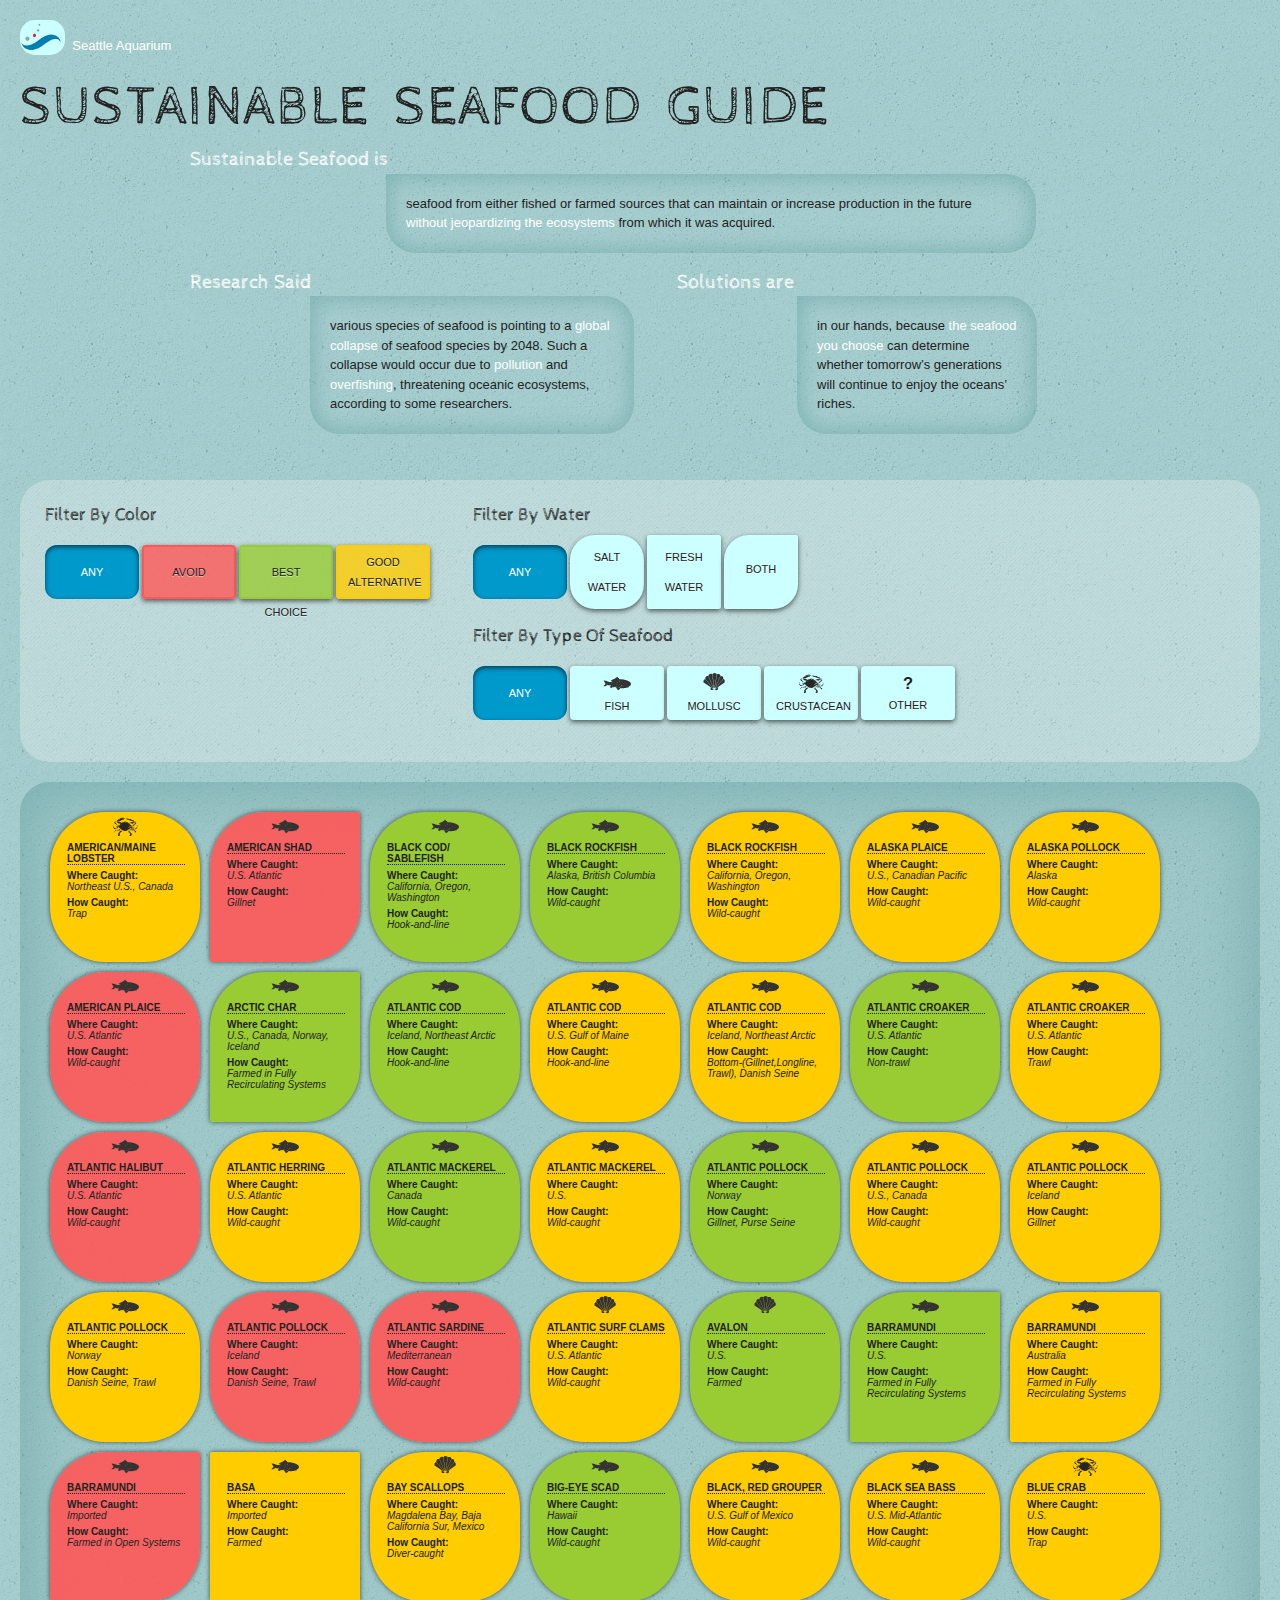
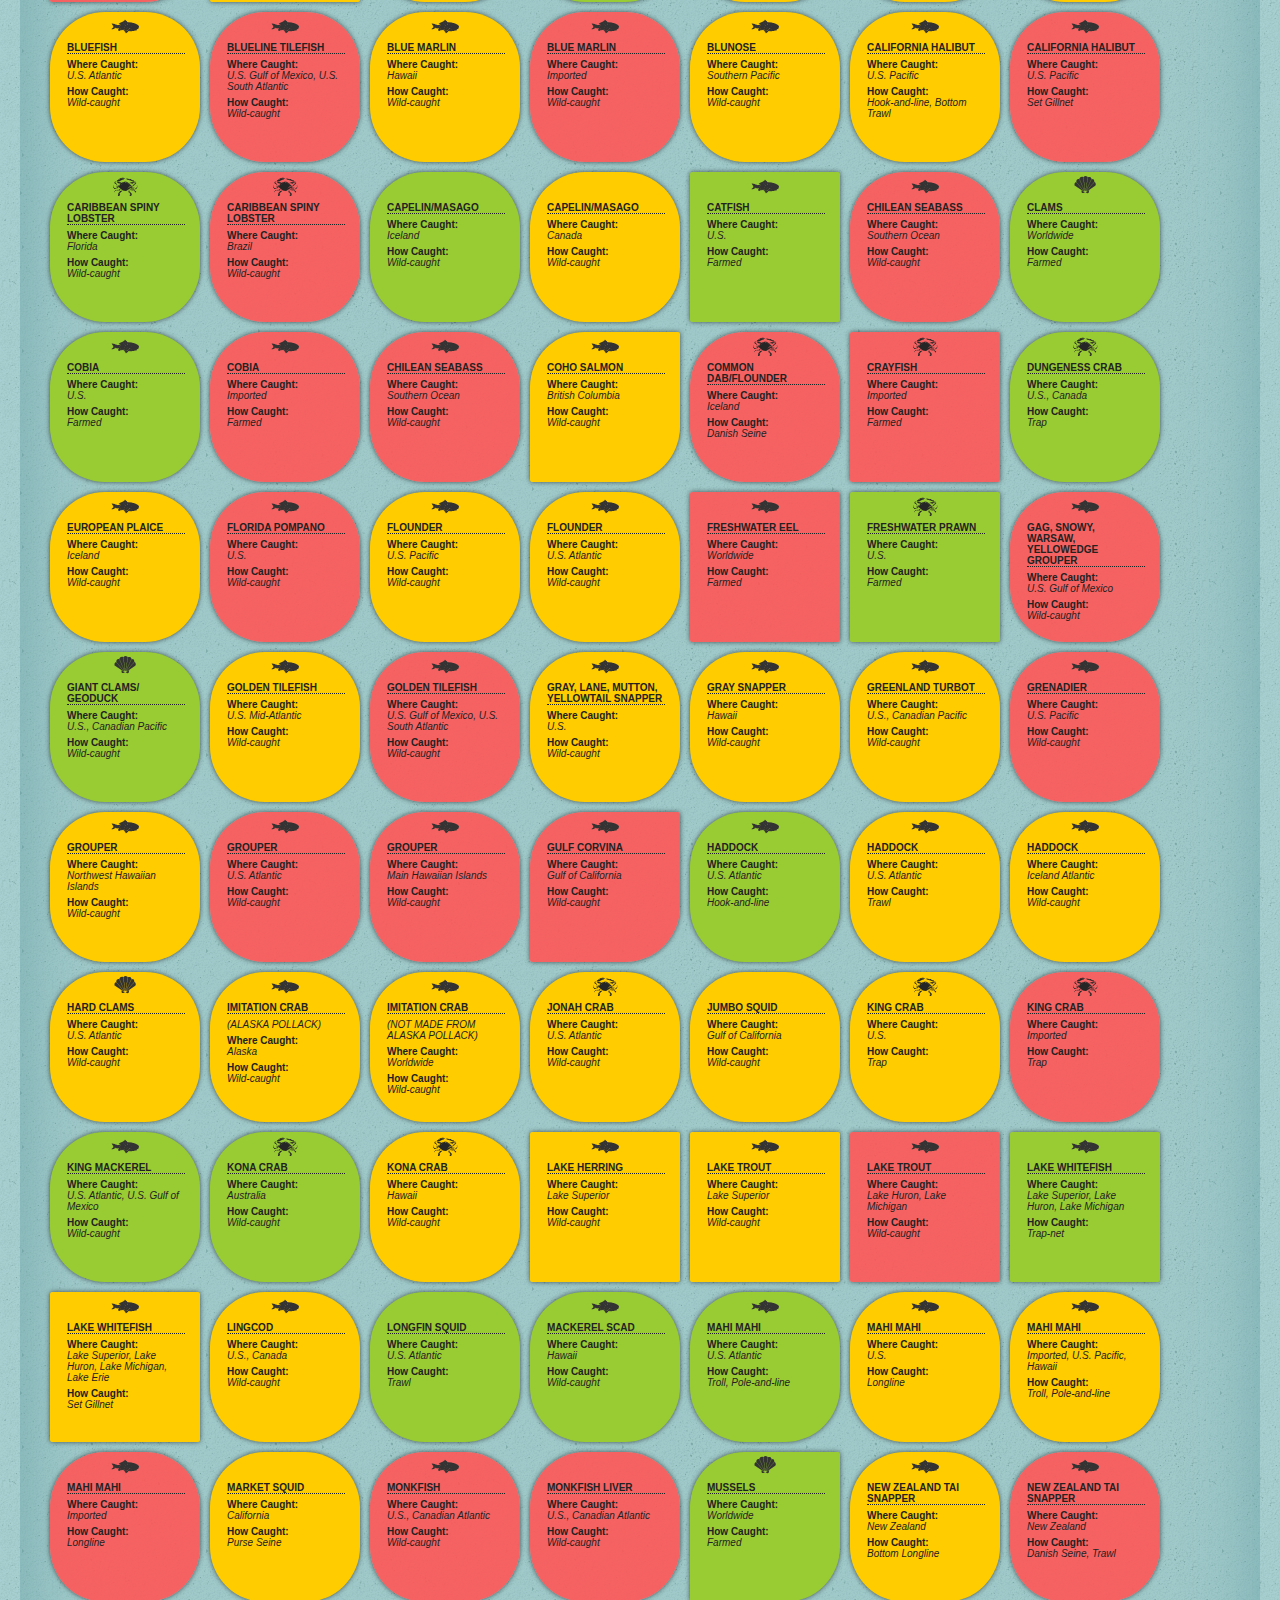
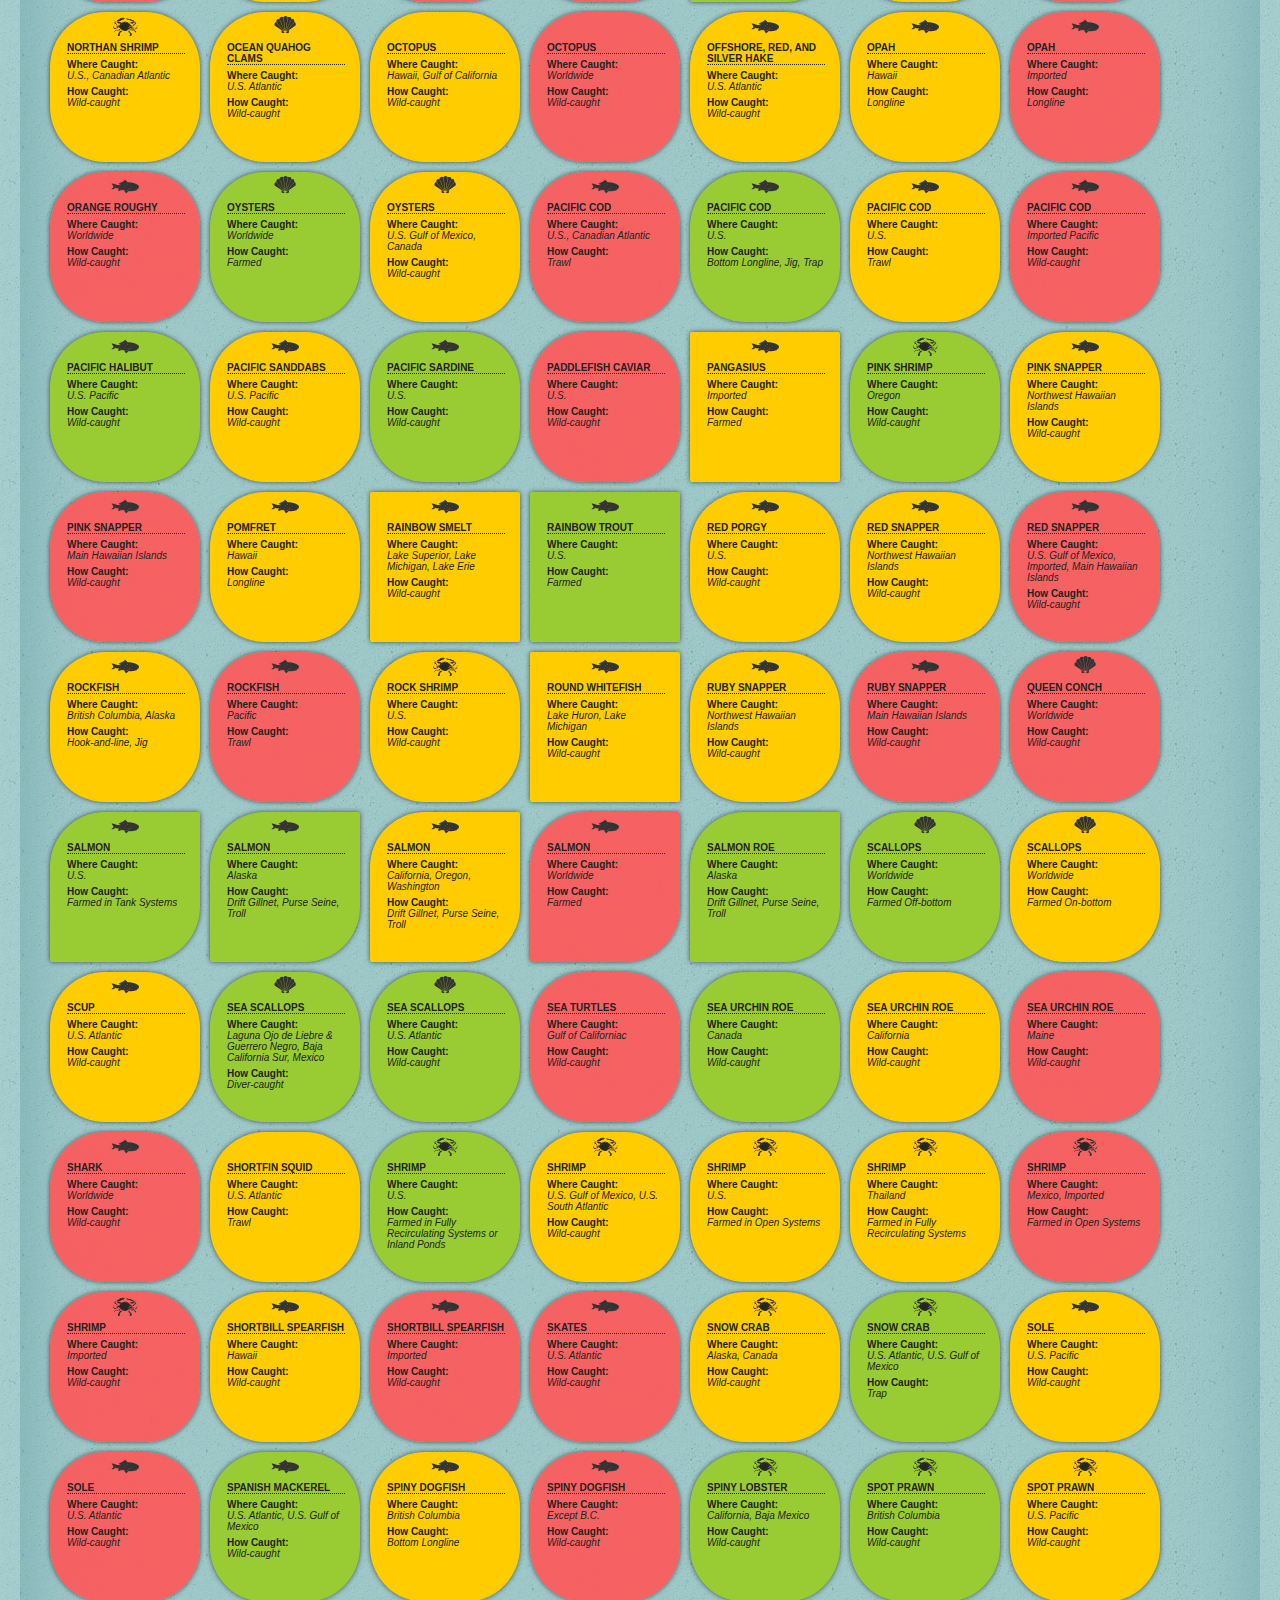
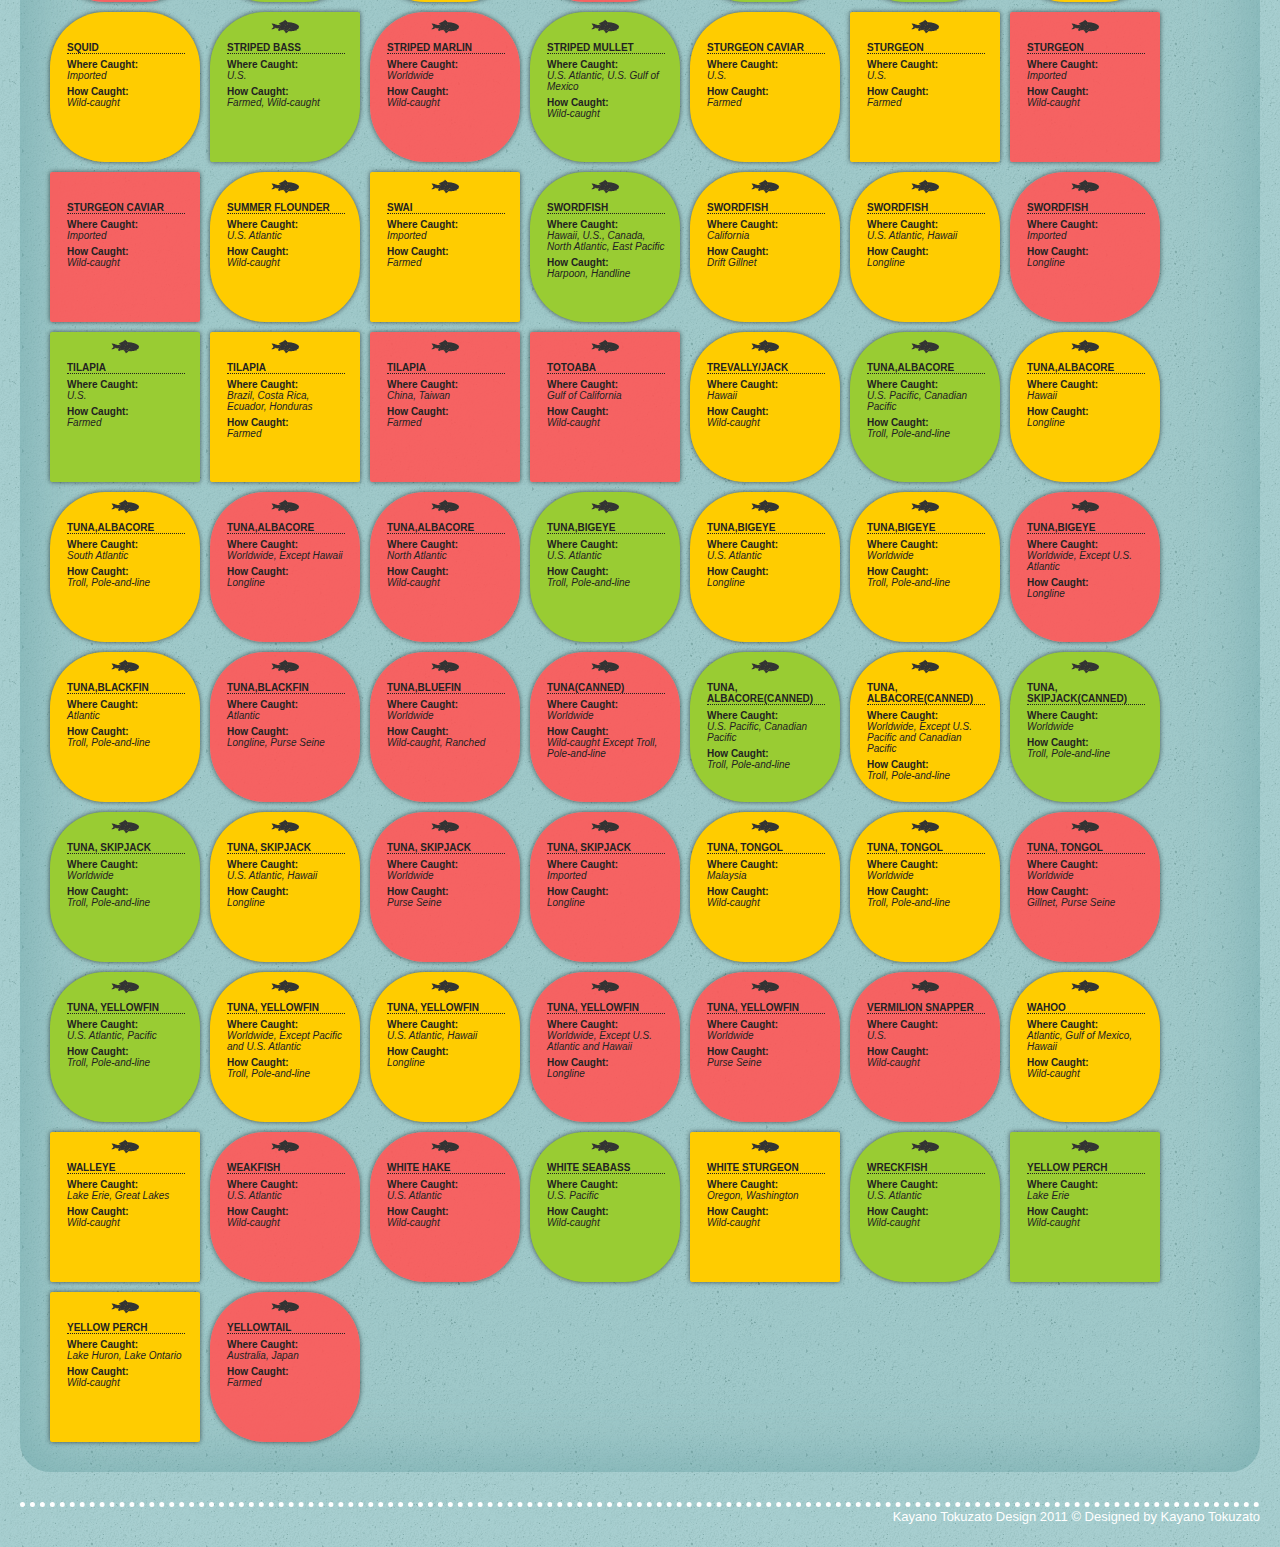
<file: old-site/Projects/sustainable_seafood/index.html>
<!doctype html>
<!--[if lt IE 7]> <html class="no-js lt-ie9 lt-ie8 lt-ie7" lang="en"> <![endif]-->
<!--[if IE 7]>    <html class="no-js lt-ie9 lt-ie8" lang="en"> <![endif]-->
<!--[if IE 8]>    <html class="no-js lt-ie9" lang="en"> <![endif]-->
<!--[if gt IE 8]><!--> <html class="no-js" lang="en"> <!--<![endif]-->
	
	<head>
		<meta charset="UTF-8">
		<!-- Always force latest IE rendering engine (even in intranet) & Chrome Frame -->
		<meta http-equiv="X-UA-Compatible" content="IE=edge,chrome=1">
		<meta name="viewport" content="width=device-width">
		<title>Sustainable Seafood</title>
		
		
		<!--[if lt IE 9]><script src="http://html5shim.googlecode.com/svn/trunk/html5.js"></script><![endif]-->
		
		<link rel="stylesheet" href="css/style.css" type="text/css" media="screen" />		
		<link href='http://fonts.googleapis.com/css?family=Cabin+Sketch:bold' rel='stylesheet' type='text/css'>
		<link rel="preconnect" href="https://fonts.googleapis.com">
		<link rel="preconnect" href="https://fonts.gstatic.com" crossorigin>
		<link href="https://fonts.googleapis.com/css2?family=Cabin+Sketch:wght@400;700&display=swap" rel="stylesheet">
	
	</head>
	<body>
		<!--[if lt IE 8]><p class=chromeframe>Your browser is <em>out of date.</em> <a href="http://browsehappy.com/">Upgrade to the most recent version</a> or <a href="http://www.google.com/chromeframe/?redirect=true">install Google Chrome Frame</a> to experience this site.</p><![endif]-->
	
		
		<div id="client">
			<img src="img/logo-sea_aqu.png" height="40">
			<h6>Seattle Aquarium</h6>
		</div>
	  
	  
		<div class="clearthefloats"></div> 
	 
	  
	  	<h1>SUSTAINABLE SEAFOOD GUIDE</h1>
	  	
		<div id="copy">
			<div id="sasutainable_seafood">
				<h2>Sustainable Seafood is</h2>
				<p>seafood from either fished or farmed sources that can maintain or increase production in the future <span>without jeopardizing the ecosystems</span> from which it was acquired.</p>
			</div><!-- end of #sasutainable_seafood -->
			
			<div id="copy_two">
				<div id="research">
					<h2>Research Said</h2>
						<p>various species of seafood is pointing to a <span>global collapse</span> of seafood species by 2048. Such a collapse would occur due to <span>pollution</span> and <span>overfishing</span>, threatening oceanic ecosystems, according to some researchers.</p>
				</div><!-- end of #research -->
			
				<div id="solution">
					<h2>Solutions are</h2>	 			
					<p>in our hands, because <span>the seafood you choose</span> can determine whether tomorrow’s generations will continue to enjoy the oceans’ riches.</p>
					
				</div><!-- end of #solution -->
			</div>
					
		</div><!-- end of #copy -->
	
		<div class="clearfix"></div> 
	
		<section id="options" class="clearfix combo-filters">
			
	  
		    <div class="option-combo color">
		      <h3>filter by color</h3>
		      	<ul class="filter option-set floated clearfix "> 
			        <li><a href="#filter-color-any" data-filter="" data-group="color" class="selected">ANY</a></li>
			        
			        <li><a href="#filter-color-red" data-group="color" data-filter=".red" class="red">AVOID</a></li>
			        
			        <li><a href="#filter-color-green" data-group="color" data-filter=".green" class="green">BEST CHOICE</a></li>
			        
			        <li><a href="#filter-color-yellow" data-group="color" data-filter=".yellow" class="yellow">GOOD ALTERNATIVE</a></li>
		      	</ul>
		      	
		    </div>
		  
		    <div class="option-combo shape">
		      <h3>filter by water</h3>
		      <ul class="filter option-set floated clearfix "> 
		        <li><a href="#filter-shape-any" data-filter="" data-group="shape" class="any selected">any</a></li>
		        
		          <li><a href="#filter-shape-round" data-group="shape" data-filter=".round" class="round">salt water</a></li>
		        
		          <li><a href="#filter-shape-square" data-group="shape" data-filter=".square" class="square">fresh water</a></li>
		          
		          <li><a href="#filter-shape-round_square" data-group="shape" data-filter=".round_square" class="round_square">Both</a></li>
		        
		      </ul>
		    </div>
		  
		    <div class="option-combo size">
		      <h3>filter by type of seafood</h3>
		      <ul class="filter option-set floated clearfix "> 
		        <li><a href="#filter-size-any" data-filter="" data-group="size" class="selected">any</a></li>
		        
		          <li><a href="#filter-size-fish" data-group="size" data-filter=".fish" class="fish">fish</a></li>
		        
		          <li><a href="#filter-size-molluscs" data-group="size" data-filter=".molluscs" class="molluscs">mollusc</a></li>
		        
		          <li><a href="#filter-size-crustaceans" data-group="size" data-filter=".crustaceans" class="crustaceans">crustacean</a></li>
		        
		          <li><a href="#filter-size-others" data-group="size" data-filter=".others" class="other"><span>?</span><br />other</a></li>
		        
		      </ul>
		    </div>
	  
	
		</section> <!-- #options -->
	
		<div id="container" class="clearfix">
		
	  		<!-- ******************** A,B,C ******************** -->
	    	<div class="color-shape crustaceans round yellow">
		    	<div id="text">
		    		<h4>AMERICAN/MAINE LOBSTER</h4>
		    		<h5>Where Caught:</h5>
		    			<p>Northeast U.S., Canada</p>
		    		<h5>How Caught:</h5>
		    			<p>Trap</p>
	    		</div>
	    	</div>
	    	<div class="color-shape fish round_square red">
		    	<div id="text">
		    		<h4>AMERICAN SHAD</h4>
		    		<h5>Where Caught:</h5>
		    			<p>U.S. Atlantic</p>
		    		<h5>How Caught:</h5>
		    			<p>Gillnet</p>
	    		</div>
	    	</div>
	    	<div class="color-shape fish round green">
		    	<div id="text">
		    		<h4>BLACK COD/ SABLEFISH</h4>
		    		<h5>Where Caught:</h5>
		    			<p>California, Oregon, Washington</p>
		    		<h5>How Caught:</h5>
		    			<p>Hook-and-line</p>
	    		</div>
	    	</div>
	    	<div class="color-shape fish round green">
		    	<div id="text">
		    		<h4>BLACK ROCKFISH</h4>
		    		<h5>Where Caught:</h5>
		    			<p>Alaska, British Columbia</p>
		    		<h5>How Caught:</h5>
		    			<p>Wild-caught</p>
	    		</div>
	    	</div>
	    	<div class="color-shape fish round yellow">
		    	<div id="text">
		    		<h4>BLACK ROCKFISH</h4>
		    		<h5>Where Caught:</h5>
		    			<p>California, Oregon, Washington</p>
		    		<h5>How Caught:</h5>
		    			<p>Wild-caught</p>
	    		</div>
	    	</div>
	    	<div class="color-shape fish round yellow">
		    	<div id="text">
		    		<h4>ALASKA PLAICE</h4>
		    		<h5>Where Caught:</h5>
		    			<p>U.S., Canadian Pacific</p>
		    		<h5>How Caught:</h5>
		    			<p>Wild-caught</p>
	    		</div>
	    	</div>
	    	<div class="color-shape fish round yellow">
		    	<div id="text">
		    		<h4>ALASKA POLLOCK</h4>
		    		<h5>Where Caught:</h5>
		    			<p>Alaska</p>
		    		<h5>How Caught:</h5>
		    			<p>Wild-caught</p>
	    		</div>
	    	</div>
	    	<div class="color-shape fish round red">
		    	<div id="text">
		    		<h4>AMERICAN PLAICE</h4>
		    		<h5>Where Caught:</h5>
		    			<p>U.S. Atlantic</p>
		    		<h5>How Caught:</h5>
		    			<p>Wild-caught</p>
	    		</div>
	    	</div>
	    	<div class="color-shape fish round_square green">
		    	<div id="text">
		    		<h4>ARCTIC CHAR</h4>
		    		<h5>Where Caught:</h5>
		    			<p>U.S., Canada, Norway, Iceland</p>
		    		<h5>How Caught:</h5>
		    			<p>Farmed in Fully Recirculating Systems</p>
	    		</div>
	    	</div>
	    	<div class="color-shape fish round green">
		    	<div id="text">
		    		<h4>ATLANTIC COD</h4>
		    		<h5>Where Caught:</h5>
		    			<p>Iceland, Northeast Arctic</p>
		    		<h5>How Caught:</h5>
		    			<p>Hook-and-line</p>
	    		</div>
	    	</div>
	    	<div class="color-shape fish round yellow">
		    	<div id="text">
		    		<h4>ATLANTIC COD</h4>
		    		<h5>Where Caught:</h5>
		    			<p>U.S. Gulf of Maine</p>
		    		<h5>How Caught:</h5>
		    			<p>Hook-and-line</p>
	    		</div>
	    	</div>
	    	<div class="color-shape fish round yellow">
		    	<div id="text">
		    		<h4>ATLANTIC COD</h4>
		    		<h5>Where Caught:</h5>
		    			<p>Iceland, Northeast Arctic</p>
		    		<h5>How Caught:</h5>
		    			<p>Bottom-(Gillnet,Longline, Trawl), Danish Seine</p>
	    		</div>
	    	</div>
	    	<div class="color-shape fish round green">
		    	<div id="text">
		    		<h4>ATLANTIC CROAKER</h4>
		    		<h5>Where Caught:</h5>
		    			<p>U.S. Atlantic</p>
		    		<h5>How Caught:</h5>
		    			<p>Non-trawl</p>
	    		</div>
	    	</div>
	    	<div class="color-shape fish round yellow">
		    	<div id="text">
		    		<h4>ATLANTIC CROAKER</h4>
		    		<h5>Where Caught:</h5>
		    			<p>U.S. Atlantic</p>
		    		<h5>How Caught:</h5>
		    			<p>Trawl</p>
	    		</div>
	    	</div>
	    	<div class="color-shape fish round red">
		    	<div id="text">
		    		<h4>ATLANTIC HALIBUT</h4>
		    		<h5>Where Caught:</h5>
		    			<p>U.S. Atlantic</p>
		    		<h5>How Caught:</h5>
		    			<p>Wild-caught</p>
	    		</div>
	    	</div>
	    	<div class="color-shape fish round yellow">
		    	<div id="text">
		    		<h4>ATLANTIC HERRING</h4>
		    		<h5>Where Caught:</h5>
		    			<p>U.S. Atlantic</p>
		    		<h5>How Caught:</h5>
		    			<p>Wild-caught</p>
	    		</div>
	    	</div>
	    	<div class="color-shape fish round green">
		    	<div id="text">
		    		<h4>ATLANTIC MACKEREL</h4>
		    		<h5>Where Caught:</h5>
		    			<p>Canada</p>
		    		<h5>How Caught:</h5>
		    			<p>Wild-caught</p>
	    		</div>
	    	</div>
	    	<div class="color-shape fish round yellow">
		    	<div id="text">
		    		<h4>ATLANTIC MACKEREL</h4>
		    		<h5>Where Caught:</h5>
		    			<p>U.S.</p>
		    		<h5>How Caught:</h5>
		    			<p>Wild-caught</p>
	    		</div>
	    	</div>
	    	<div class="color-shape fish round green">
		    	<div id="text">
		    		<h4>ATLANTIC POLLOCK</h4>
		    		<h5>Where Caught:</h5>
		    			<p>Norway</p>
		    		<h5>How Caught:</h5>
		    			<p>Gillnet, Purse Seine</p>
	    		</div>
	    	</div>
	    	<div class="color-shape fish round yellow">
		    	<div id="text">
		    		<h4>ATLANTIC POLLOCK</h4>
		    		<h5>Where Caught:</h5>
		    			<p>U.S., Canada</p>
		    		<h5>How Caught:</h5>
		    			<p>Wild-caught</p>
	    		</div>
	    	</div>
	    	<div class="color-shape fish round yellow">
		    	<div id="text">
		    		<h4>ATLANTIC POLLOCK</h4>
		    		<h5>Where Caught:</h5>
		    			<p>Iceland</p>
		    		<h5>How Caught:</h5>
		    			<p>Gillnet</p>
	    		</div>
	    	</div>
	    	<div class="color-shape fish round yellow">
		    	<div id="text">
		    		<h4>ATLANTIC POLLOCK</h4>
		    		<h5>Where Caught:</h5>
		    			<p>Norway</p>
		    		<h5>How Caught:</h5>
		    			<p>Danish Seine, Trawl</p>
	    		</div>
	    	</div>
	    	<div class="color-shape fish round red">
		    	<div id="text">
		    		<h4>ATLANTIC POLLOCK</h4>
		    		<h5>Where Caught:</h5>
		    			<p>Iceland</p>
		    		<h5>How Caught:</h5>
		    			<p>Danish Seine, Trawl</p>
	    		</div>
	    	</div>
	    	<div class="color-shape fish round red">
		    	<div id="text">
		    		<h4>ATLANTIC SARDINE</h4>
		    		<h5>Where Caught:</h5>
		    			<p>Mediterranean</p>
		    		<h5>How Caught:</h5>
		    			<p>Wild-caught</p>
	    		</div>
	    	</div>
	    	<div class="color-shape molluscs round yellow">
		    	<div id="text">
		    		<h4>ATLANTIC SURF CLAMS</h4>
		    		<h5>Where Caught:</h5>
		    			<p>U.S. Atlantic</p>
		    		<h5>How Caught:</h5>
		    			<p>Wild-caught</p>
	    		</div>
	    	</div>
	    	<div class="color-shape molluscs round green">
	    		<div id="text">
		    		<h4>AVALON</h4>
		    		<h5>Where Caught:</h5>
		    			<p>U.S.</p>
		    		<h5>How Caught:</h5>
		    			<p>Farmed</p>
	    		</div>
	    	</div>
	    	<div class="color-shape fish round_square green">
		    	<div id="text">
		    		<h4>BARRAMUNDI</h4>
		    		<h5>Where Caught:</h5>
		    			<p>U.S.</p>
		    		<h5>How Caught:</h5>
		    			<p>Farmed in Fully Recirculating Systems</p>
	    		</div>
	    	</div>
	    	<div class="color-shape fish round_square yellow">
		    	<div id="text">
		    		<h4>BARRAMUNDI</h4>
		    		<h5>Where Caught:</h5>
		    			<p>Australia</p>
		    		<h5>How Caught:</h5>
		    			<p>Farmed in Fully Recirculating Systems</p>
	    		</div>
	    	</div>
	    	<div class="color-shape fish round_square red">
		    	<div id="text">
		    		<h4>BARRAMUNDI</h4>
		    		<h5>Where Caught:</h5>
		    			<p>Imported</p>
		    		<h5>How Caught:</h5>
		    			<p>Farmed in Open Systems</p>
	    		</div>
	    	</div>
	    	<div class="color-shape fish square yellow">
		    	<div id="text">
		    		<h4>BASA</h4>
		    		<h5>Where Caught:</h5>
		    			<p>Imported</p>
		    		<h5>How Caught:</h5>
		    			<p>Farmed</p>
	    		</div>
	    	</div>
	    	<div class="color-shape molluscs round yellow">
		    	<div id="text">
		    		<h4>BAY SCALLOPS</h4>
		    		<h5>Where Caught:</h5>
		    			<p>Magdalena Bay, Baja California Sur, Mexico</p>
		    		<h5>How Caught:</h5>
		    			<p>Diver-caught</p>
	    		</div>
	    	</div>
	    	<div class="color-shape fish round green">
		    	<div id="text">
		    		<h4>BIG-EYE SCAD</h4>
		    		<h5>Where Caught:</h5>
		    			<p>Hawaii</p>
		    		<h5>How Caught:</h5>
		    			<p>Wild-caught</p>
	    		</div>
	    	</div>
	    	<div class="color-shape fish round yellow">
		    	<div id="text">
		    		<h4>BLACK, RED GROUPER</h4>
		    		<h5>Where Caught:</h5>
		    			<p>U.S. Gulf of Mexico</p>
		    		<h5>How Caught:</h5>
		    			<p>Wild-caught</p>
	    		</div>
	    	</div>
	    	<div class="color-shape fish round yellow">
		    	<div id="text">
		    		<h4>BLACK SEA BASS</h4>
		    		<h5>Where Caught:</h5>
		    			<p>U.S. Mid-Atlantic</p>
		    		<h5>How Caught:</h5>
		    			<p>Wild-caught</p>
	    		</div>
	    	</div>
	    	<div class="color-shape crustaceans round yellow">
		    	<div id="text">
		    		<h4>BLUE CRAB</h4>
		    		<h5>Where Caught:</h5>
		    			<p>U.S.</p>
		    		<h5>How Caught:</h5>
		    			<p>Trap</p>
	    		</div>
	    	</div>
	    	<div class="color-shape fish round yellow">
		    	<div id="text">
		    		<h4>BLUEFISH</h4>
		    		<h5>Where Caught:</h5>
		    			<p>U.S. Atlantic</p>
		    		<h5>How Caught:</h5>
		    			<p>Wild-caught</p>
	    		</div>
	    	</div>
	    	<div class="color-shape fish round red">
		    	<div id="text">
		    		<h4>BLUELINE TILEFISH</h4>
		    		<h5>Where Caught:</h5>
		    			<p>U.S. Gulf of Mexico, U.S. South Atlantic</p>
		    		<h5>How Caught:</h5>
		    			<p>Wild-caught</p>
	    		</div>
	    	</div>
	    	<div class="color-shape fish round yellow">
		    	<div id="text">
		    		<h4>BLUE MARLIN</h4>
		    		<h5>Where Caught:</h5>
		    			<p>Hawaii</p>
		    		<h5>How Caught:</h5>
		    			<p>Wild-caught</p>
	    		</div>
	    	</div>
	    	<div class="color-shape fish round red">
		    	<div id="text">
		    		<h4>BLUE MARLIN</h4>
		    		<h5>Where Caught:</h5>
		    			<p>Imported</p>
		    		<h5>How Caught:</h5>
		    			<p>Wild-caught</p>
	    		</div>
	    	</div>
	    	<div class="color-shape fish round yellow">
		    	<div id="text">
		    		<h4>BLUNOSE</h4>
		    		<h5>Where Caught:</h5>
		    			<p>Southern Pacific</p>
		    		<h5>How Caught:</h5>
		    			<p>Wild-caught</p>
	    		</div>
	    	</div>
	    	<div class="color-shape fish round yellow">
		    	<div id="text">
		    		<h4>CALIFORNIA HALIBUT</h4>
		    		<h5>Where Caught:</h5>
		    			<p>U.S. Pacific</p>
		    		<h5>How Caught:</h5>
		    			<p>Hook-and-line, Bottom Trawl</p>
	    		</div>
	    	</div>
	    	<div class="color-shape fish round red">
		    	<div id="text">
		    		<h4>CALIFORNIA HALIBUT</h4>
		    		<h5>Where Caught:</h5>
		    			<p>U.S. Pacific</p>
		    		<h5>How Caught:</h5>
		    			<p>Set Gillnet</p>
	    		</div>
	    	</div>
	    	<div class="color-shape crustaceans round green">
		    	<div id="text">
		    		<h4>CARIBBEAN SPINY LOBSTER</h4>
		    		<h5>Where Caught:</h5>
		    			<p>Florida</p>
		    		<h5>How Caught:</h5>
		    			<p>Wild-caught</p>
	    		</div>
	    	</div>
	    	<div class="color-shape crustaceans round red">
		    	<div id="text">
		    		<h4>CARIBBEAN SPINY LOBSTER</h4>
		    		<h5>Where Caught:</h5>
		    			<p>Brazil</p>
		    		<h5>How Caught:</h5>
		    			<p>Wild-caught</p>
	    		</div>
	    	</div>
	    	<div class="color-shape others round green">
		    	<div id="text">
		    		<h4>CAPELIN/MASAGO</h4>
		    		<h5>Where Caught:</h5>
		    			<p>Iceland</p>
		    		<h5>How Caught:</h5>
		    			<p>Wild-caught</p>
	    		</div>
	    	</div>
	    	<div class="color-shape others round yellow">
		    	<div id="text">
		    		<h4>CAPELIN/MASAGO</h4>
		    		<h5>Where Caught:</h5>
		    			<p>Canada</p>
		    		<h5>How Caught:</h5>
		    			<p>Wild-caught</p>
	    		</div>
	    	</div>
	    	<div class="color-shape fish square green">
		    	<div id="text">
		    		<h4>CATFISH</h4>
		    		<h5>Where Caught:</h5>
		    			<p>U.S.</p>
		    		<h5>How Caught:</h5>
		    			<p>Farmed</p>
	    		</div>
	    	</div>
	    	<div class="color-shape fish round red">
		    	<div id="text">
		    		<h4>CHILEAN SEABASS</h4>
		    		<h5>Where Caught:</h5>
		    			<p>Southern Ocean</p>
		    		<h5>How Caught:</h5>
		    			<p>Wild-caught</p>
	    		</div>
	    	</div>
	    	
	    	<div class="color-shape molluscs round green">
		    	<div id="text">
		    		<h4>CLAMS</h4>
		    		<h5>Where Caught:</h5>
		    			<p>Worldwide</p>
		    		<h5>How Caught:</h5>
		    			<p>Farmed</p>
	    		</div>
	    	</div>
	    	<div class="color-shape fish round green">
		    	<div id="text">
		    		<h4>COBIA</h4>
		    		<h5>Where Caught:</h5>
		    			<p>U.S.</p>
		    		<h5>How Caught:</h5>
		    			<p>Farmed</p>
	    		</div>
	    	</div>
	    	<div class="color-shape fish round red">
		    	<div id="text">
		    		<h4>COBIA</h4>
		    		<h5>Where Caught:</h5>
		    			<p>Imported</p>
		    		<h5>How Caught:</h5>
		    			<p>Farmed</p>
	    		</div>
	    	</div>
	    	<div class="color-shape fish round red">
		    	<div id="text">
		    		<h4>CHILEAN SEABASS</h4>
		    		<h5>Where Caught:</h5>
		    			<p>Southern Ocean</p>
		    		<h5>How Caught:</h5>
		    			<p>Wild-caught</p>
	    		</div>
	    	</div>
	    	<div class="color-shape fish round_square yellow">
		    	<div id="text">
		    		<h4>COHO SALMON</h4>
		    		<h5>Where Caught:</h5>
		    			<p>British Columbia</p>
		    		<h5>How Caught:</h5>
		    			<p>Wild-caught</p>
	    		</div>
	    	</div>
	    	<div class="color-shape crustaceans round red">
		    	<div id="text">
		    		<h4>COMMON DAB/FLOUNDER</h4>
		    		<h5>Where Caught:</h5>
		    			<p>Iceland</p>
		    		<h5>How Caught:</h5>
		    			<p>Danish Seine</p>
	    		</div>
	    	</div>
	    	<div class="color-shape crustaceans square red">
		    	<div id="text">
		    		<h4>CRAYFISH</h4>
		    		<h5>Where Caught:</h5>
		    			<p>Imported</p>
		    		<h5>How Caught:</h5>
		    			<p>Farmed</p>
	    		</div>
	    	</div>
	    	
	    	<!-- ******************** D,E.F ******************** -->
	    	<div class="color-shape crustaceans round green">
		    	<div id="text">
		    		<h4>DUNGENESS CRAB</h4>
		    		<h5>Where Caught:</h5>
		    			<p>U.S., Canada</p>
		    		<h5>How Caught:</h5>
		    			<p>Trap</p>
	    		</div>
	    	</div>
	    	<div class="color-shape fish round yellow">
		    	<div id="text">
		    		<h4>EUROPEAN PLAICE</h4>
		    		<h5>Where Caught:</h5>
		    			<p>Iceland</p>
		    		<h5>How Caught:</h5>
		    			<p>Wild-caught</p>
	    		</div>
	    	</div>
	    	<div class="color-shape fish round red">
		    	<div id="text">
		    		<h4>FLORIDA POMPANO</h4>
		    		<h5>Where Caught:</h5>
		    			<p>U.S.</p>
		    		<h5>How Caught:</h5>
		    			<p>Wild-caught</p>
	    		</div>
	    	</div>
	    	<div class="color-shape fish round yellow">
		    	<div id="text">
		    		<h4>FLOUNDER</h4>
		    		<h5>Where Caught:</h5>
		    			<p>U.S. Pacific</p>
		    		<h5>How Caught:</h5>
		    			<p>Wild-caught</p>
	    		</div>
	    	</div>
	    	<div class="color-shape fish round yellow">
		    	<div id="text">
		    		<h4>FLOUNDER</h4>
		    		<h5>Where Caught:</h5>
		    			<p>	U.S. Atlantic</p>
		    		<h5>How Caught:</h5>
		    			<p>Wild-caught</p>
	    		</div>
	    	</div>
	    	<div class="color-shape fish square red">
		    	<div id="text">
		    		<h4>FRESHWATER EEL</h4>
		    		<h5>Where Caught:</h5>
		    			<p>Worldwide</p>
		    		<h5>How Caught:</h5>
		    			<p>Farmed</p>
	    		</div>
	    	</div>
	    	<div class="color-shape crustaceans square green">
		    	<div id="text">
		    		<h4>FRESHWATER PRAWN</h4>
		    		<h5>Where Caught:</h5>
		    			<p>U.S.</p>
		    		<h5>How Caught:</h5>
		    			<p>Farmed</p>
	    		</div>
	    	</div>
	    	<!-- ******************** G,H,I ******************** -->
	    	<div class="color-shape fish round red">
		    	<div id="text">
		    		<h4>GAG, SNOWY, WARSAW, YELLOWEDGE GROUPER</h4>
		    		<h5>Where Caught:</h5>
		    			<p>U.S. Gulf of Mexico</p>
		    		<h5>How Caught:</h5>
		    			<p>Wild-caught</p>
	    		</div>
	    	</div>
	    	<div class="color-shape molluscs round green">
		    	<div id="text">
		    		<h4>GIANT CLAMS/ GEODUCK</h4>
		    		<h5>Where Caught:</h5>
		    			<p>U.S., Canadian Pacific</p>
		    		<h5>How Caught:</h5>
		    			<p>Wild-caught</p>
	    		</div>
	    	</div>
	    	<div class="color-shape fish round yellow">
		    	<div id="text">
		    		<h4>GOLDEN TILEFISH</h4>
		    		<h5>Where Caught:</h5>
		    			<p>U.S. Mid-Atlantic</p>
		    		<h5>How Caught:</h5>
		    			<p>Wild-caught</p>
	    		</div>
	    	</div>
	    	<div class="color-shape fish round red">
		    	<div id="text">
		    		<h4>GOLDEN TILEFISH</h4>
		    		<h5>Where Caught:</h5>
		    			<p>U.S. Gulf of Mexico, U.S. South Atlantic</p>
		    		<h5>How Caught:</h5>
		    			<p>Wild-caught</p>
	    		</div>
	    	</div>
	    	<div class="color-shape fish round yellow">
		    	<div id="text">
		    		<h4>GRAY, LANE, MUTTON, YELLOWTAIL SNAPPER</h4>
		    		<h5>Where Caught:</h5>
		    			<p>U.S.</p>
		    		<h5>How Caught:</h5>
		    			<p>Wild-caught</p>
	    		</div>
	    	</div>
	    	<div class="color-shape fish round yellow">
		    	<div id="text">
		    		<h4>GRAY SNAPPER</h4>
		    		<h5>Where Caught:</h5>
		    			<p>Hawaii</p>
		    		<h5>How Caught:</h5>
		    			<p>Wild-caught</p>
	    		</div>
	    	</div>
	    	<div class="color-shape fish round yellow">
		    	<div id="text">
		    		<h4>GREENLAND TURBOT</h4>
		    		<h5>Where Caught:</h5>
		    			<p>U.S., Canadian Pacific</p>
		    		<h5>How Caught:</h5>
		    			<p>Wild-caught</p>
	    		</div>
	    	</div>
	    	<div class="color-shape fish round red">
		    	<div id="text">
		    		<h4>GRENADIER</h4>
		    		<h5>Where Caught:</h5>
		    			<p>U.S. Pacific</p>
		    		<h5>How Caught:</h5>
		    			<p>Wild-caught</p>
	    		</div>
	    	</div>
	    	<div class="color-shape fish round yellow">
		    	<div id="text">
		    		<h4>GROUPER</h4>
		    		<h5>Where Caught:</h5>
		    			<p>Northwest Hawaiian Islands</p>
		    		<h5>How Caught:</h5>
		    			<p>Wild-caught</p>
	    		</div>
	    	</div>
	    	<div class="color-shape fish round red">
		    	<div id="text">
		    		<h4>GROUPER</h4>
		    		<h5>Where Caught:</h5>
		    			<p>U.S. Atlantic</p>
		    		<h5>How Caught:</h5>
		    			<p>Wild-caught</p>
	    		</div>
	    	</div>
	    	<div class="color-shape fish round red">
		    	<div id="text">
		    		<h4>GROUPER</h4>
		    		<h5>Where Caught:</h5>
		    			<p>Main Hawaiian Islands</p>
		    		<h5>How Caught:</h5>
		    			<p>Wild-caught</p>
	    		</div>
	    	</div>
	    	<div class="color-shape fish round_square red">
		    	<div id="text">
		    		<h4>GULF CORVINA</h4>
		    		<h5>Where Caught:</h5>
		    			<p>Gulf of California</p>
		    		<h5>How Caught:</h5>
		    			<p>Wild-caught</p>
	    		</div>
	    	</div>
	    	<div class="color-shape fish round green">
		    	<div id="text">
		    		<h4>HADDOCK</h4>
		    		<h5>Where Caught:</h5>
		    			<p>U.S. Atlantic</p>
		    		<h5>How Caught:</h5>
		    			<p>Hook-and-line</p>
	    		</div>
	    	</div>
	    	<div class="color-shape fish round yellow">
		    	<div id="text">
		    		<h4>HADDOCK</h4>
		    		<h5>Where Caught:</h5>
		    			<p>U.S. Atlantic</p>
		    		<h5>How Caught:</h5>
		    			<p>Trawl</p>
	    		</div>
	    	</div>
	    	<div class="color-shape fish round yellow">
		    	<div id="text">
		    		<h4>HADDOCK</h4>
		    		<h5>Where Caught:</h5>
		    			<p>Iceland Atlantic</p>
		    		<h5>How Caught:</h5>
		    			<p>Wild-caught</p>
	    		</div>
	    	</div>
	    	<div class="color-shape molluscs round yellow">
		    	<div id="text">
		    		<h4>HARD CLAMS</h4>
		    		<h5>Where Caught:</h5>
		    			<p>U.S. Atlantic</p>
		    		<h5>How Caught:</h5>
		    			<p>Wild-caught</p>
	    		</div>
	    	</div>
	    	<div class="color-shape fish round yellow">
		    	<div id="text">
		    		<h4>IMITATION CRAB</h4>
		    		<P>(ALASKA POLLACK)</P>
		    		<h5>Where Caught:</h5>
		    			<p>Alaska</p>
		    		<h5>How Caught:</h5>
		    			<p>Wild-caught</p>
	    		</div>
	    	</div>
	    	<div class="color-shape fish round yellow">
		    	<div id="text">
		    		<h4>IMITATION CRAB</h4>
		    		<P>(NOT MADE FROM ALASKA POLLACK)</P>
		    		<h5>Where Caught:</h5>
		    			<p>Worldwide</p>
		    		<h5>How Caught:</h5>
		    			<p>Wild-caught</p>
	    		</div>
	    	</div>
	    	<!-- ******************** J,K,L ******************** -->
	    	<div class="color-shape crustaceans round yellow">
		    	<div id="text">
		    		<h4>JONAH CRAB</h4>
		    		<h5>Where Caught:</h5>
		    			<p>U.S. Atlantic</p>
		    		<h5>How Caught:</h5>
		    			<p>Wild-caught</p>
	    		</div>
	    	</div>
	    	<div class="color-shape others round yellow">
		    	<div id="text">
		    		<h4>JUMBO SQUID</h4>
		    		<h5>Where Caught:</h5>
		    			<p>Gulf of California</p>
		    		<h5>How Caught:</h5>
		    			<p>Wild-caught</p>
	    		</div>
	    	</div>
	    	<div class="color-shape crustaceans round yellow">
		    	<div id="text">
		    		<h4>KING CRAB</h4>
		    		<h5>Where Caught:</h5>
		    			<p>U.S.</p>
		    		<h5>How Caught:</h5>
		    			<p>Trap</p>
	    		</div>
	    	</div>
	    	<div class="color-shape crustaceans round red">
		    	<div id="text">
		    		<h4>KING CRAB</h4>
		    		<h5>Where Caught:</h5>
		    			<p>Imported</p>
		    		<h5>How Caught:</h5>
		    			<p>Trap</p>
	    		</div>
	    	</div>
	    	<div class="color-shape fish round green">
		    	<div id="text">
		    		<h4>KING MACKEREL</h4>
		    		<h5>Where Caught:</h5>
		    			<p>U.S. Atlantic, U.S. Gulf of Mexico</p>
		    		<h5>How Caught:</h5>
		    			<p>Wild-caught</p>
	    		</div>
	    	</div>
	    	<div class="color-shape crustaceans round green">
		    	<div id="text">
		    		<h4>KONA CRAB</h4>
		    		<h5>Where Caught:</h5>
		    			<p>Australia</p>
		    		<h5>How Caught:</h5>
		    			<p>Wild-caught</p>
	    		</div>
	    	</div>
	    	<div class="color-shape crustaceans round yellow">
		    	<div id="text">
		    		<h4>KONA CRAB</h4>
		    		<h5>Where Caught:</h5>
		    			<p>Hawaii</p>
		    		<h5>How Caught:</h5>
		    			<p>Wild-caught</p>
	    		</div>
	    	</div>
	    	<div class="color-shape fish square yellow">
		    	<div id="text">
		    		<h4>LAKE HERRING</h4>
		    		<h5>Where Caught:</h5>
		    			<p>Lake Superior</p>
		    		<h5>How Caught:</h5>
		    			<p>Wild-caught</p>
	    		</div>
	    	</div>
	    	<div class="color-shape fish square yellow">
		    	<div id="text">
		    		<h4>LAKE TROUT</h4>
		    		<h5>Where Caught:</h5>
		    			<p>Lake Superior</p>
		    		<h5>How Caught:</h5>
		    			<p>Wild-caught</p>
	    		</div>
	    	</div>
	    	<div class="color-shape fish square red">
		    	<div id="text">
		    		<h4>LAKE TROUT</h4>
		    		<h5>Where Caught:</h5>
		    			<p>Lake Huron, Lake Michigan</p>
		    		<h5>How Caught:</h5>
		    			<p>Wild-caught</p>
	    		</div>
	    	</div> 
	    	<div class="color-shape fish square green">
		    	<div id="text">
		    		<h4>LAKE WHITEFISH</h4>
		    		<h5>Where Caught:</h5>
		    			<p>Lake Superior, Lake Huron, Lake Michigan</p>
		    		<h5>How Caught:</h5>
		    			<p>Trap-net</p>
	    		</div>
	    	</div>
	    	<div class="color-shape fish square yellow">
		    	<div id="text">
		    		<h4>LAKE WHITEFISH</h4>
		    		<h5>Where Caught:</h5>
		    			<p>Lake Superior, Lake Huron, Lake Michigan, Lake Erie</p>
		    		<h5>How Caught:</h5>
		    			<p>Set Gillnet</p>
	    		</div>
	    	</div>
	    	<div class="color-shape fish round yellow">
		    	<div id="text">
		    		<h4>LINGCOD</h4>
		    		<h5>Where Caught:</h5>
		    			<p>U.S., Canada</p>
		    		<h5>How Caught:</h5>
		    			<p>Wild-caught</p>
	    		</div>
	    	</div>
	    	<div class="color-shape others round green">
		    	<div id="text">
		    		<h4>LONGFIN SQUID</h4>
		    		<h5>Where Caught:</h5>
		    			<p>U.S. Atlantic</p>
		    		<h5>How Caught:</h5>
		    			<p>Trawl</p>
	    		</div>
	    	</div>
	    	<!-- ******************** M,N,O ******************** -->
	    	<div class="color-shape fish round green">
		    	<div id="text">
		    		<h4>MACKEREL SCAD</h4>
		    		<h5>Where Caught:</h5>
		    			<p>Hawaii</p>
		    		<h5>How Caught:</h5>
		    			<p>Wild-caught</p>
	    		</div>
	    	</div>
	    	<div class="color-shape fish round green">
		    	<div id="text">
		    		<h4>MAHI MAHI</h4>
		    		<h5>Where Caught:</h5>
		    			<p>U.S. Atlantic</p>
		    		<h5>How Caught:</h5>
		    			<p>Troll, Pole-and-line</p>
	    		</div>
	    	</div>
	    	<div class="color-shape fish round yellow">
		    	<div id="text">
		    		<h4>MAHI MAHI</h4>
		    		<h5>Where Caught:</h5>
		    			<p>U.S.</p>
		    		<h5>How Caught:</h5>
		    			<p>Longline</p>
	    		</div>
	    	</div>
	    	<div class="color-shape fish round yellow">
		    	<div id="text">
		    		<h4>MAHI MAHI</h4>
		    		<h5>Where Caught:</h5>
		    			<p>Imported, U.S. Pacific, Hawaii</p>
		    		<h5>How Caught:</h5>
		    			<p>Troll, Pole-and-line</p>
	    		</div>
	    	</div>
	    	<div class="color-shape fish round red">
		    	<div id="text">
		    		<h4>MAHI MAHI</h4>
		    		<h5>Where Caught:</h5>
		    			<p>Imported</p>
		    		<h5>How Caught:</h5>
		    			<p>Longline</p>
	    		</div>
	    	</div>
	    	<div class="color-shape others round yellow">
		    	<div id="text">
		    		<h4>MARKET SQUID</h4>
		    		<h5>Where Caught:</h5>
		    			<p>California</p>
		    		<h5>How Caught:</h5>
		    			<p>Purse Seine</p>
	    		</div>
	    	</div>
	    	<div class="color-shape fish round red">
		    	<div id="text">
		    		<h4>MONKFISH</h4>
		    		<h5>Where Caught:</h5>
		    			<p>U.S., Canadian Atlantic</p>
		    		<h5>How Caught:</h5>
		    			<p>Wild-caught</p>
	    		</div>
	    	</div>
	    	<div class="color-shape others round red">
		    	<div id="text">
		    		<h4>MONKFISH LIVER</h4>
		    		<h5>Where Caught:</h5>
		    			<p>U.S., Canadian Atlantic</p>
		    		<h5>How Caught:</h5>
		    			<p>Wild-caught</p>
	    		</div>
	    	</div>
	    	<div class="color-shape molluscs round_square green">
		    	<div id="text">
		    		<h4>MUSSELS</h4>
		    		<h5>Where Caught:</h5>
		    			<p>Worldwide</p>
		    		<h5>How Caught:</h5>
		    			<p>Farmed</p>
	    		</div>
	    	</div>
	    	<div class="color-shape fish round yellow">
		    	<div id="text">
		    		<h4>NEW ZEALAND TAI SNAPPER</h4>
		    		<h5>Where Caught:</h5>
		    			<p>New Zealand</p>
		    		<h5>How Caught:</h5>
		    			<p>Bottom Longline</p>
	    		</div>
	    	</div>
	    	<div class="color-shape fish round red">
		    	<div id="text">
		    		<h4>NEW ZEALAND TAI SNAPPER</h4>
		    		<h5>Where Caught:</h5>
		    			<p>New Zealand</p>
		    		<h5>How Caught:</h5>
		    			<p>Danish Seine, Trawl</p>
	    		</div>
	    	</div>
	    	<div class="color-shape crustaceans round yellow">
		    	<div id="text">
		    		<h4>NORTHAN SHRIMP</h4>
		    		<h5>Where Caught:</h5>
		    			<p>U.S., Canadian Atlantic</p>
		    		<h5>How Caught:</h5>
		    			<p>Wild-caught</p>
	    		</div>
	    	</div>
	    	<div class="color-shape molluscs round yellow">
		    	<div id="text">
		    		<h4>OCEAN QUAHOG CLAMS</h4>
		    		<h5>Where Caught:</h5>
		    			<p>U.S. Atlantic</p>
		    		<h5>How Caught:</h5>
		    			<p>Wild-caught</p>
	    		</div>
	    	</div>
	    	<div class="color-shape others round yellow">
		    	<div id="text">
		    		<h4>OCTOPUS</h4>
		    		<h5>Where Caught:</h5>
		    			<p>Hawaii, Gulf of California</p>
		    		<h5>How Caught:</h5>
		    			<p>Wild-caught</p>
	    		</div>
	    	</div>
	    	<div class="color-shape others round red">
		    	<div id="text">
		    		<h4>OCTOPUS</h4>
		    		<h5>Where Caught:</h5>
		    			<p>Worldwide</p>
		    		<h5>How Caught:</h5>
		    			<p>Wild-caught</p>
	    		</div>
	    	</div>
	    	<div class="color-shape fish round yellow">
		    	<div id="text">
		    		<h4>OFFSHORE, RED, AND SILVER HAKE</h4>
		    		<h5>Where Caught:</h5>
		    			<p>U.S. Atlantic</p>
		    		<h5>How Caught:</h5>
		    			<p>Wild-caught</p>
	    		</div>
	    	</div>
	    	<div class="color-shape fish round yellow">
		    	<div id="text">
		    		<h4>OPAH</h4>
		    		<h5>Where Caught:</h5>
		    			<p>Hawaii</p>
		    		<h5>How Caught:</h5>
		    			<p>Longline</p>
	    		</div>
	    	</div>
	    	<div class="color-shape fish round red">
		    	<div id="text">
		    		<h4>OPAH</h4>
		    		<h5>Where Caught:</h5>
		    			<p>Imported</p>
		    		<h5>How Caught:</h5>
		    			<p>Longline</p>
	    		</div>
	    	</div>
	    	<div class="color-shape fish round red">
		    	<div id="text">
		    		<h4>ORANGE ROUGHY</h4>
		    		<h5>Where Caught:</h5>
		    			<p>Worldwide</p>
		    		<h5>How Caught:</h5>
		    			<p>Wild-caught</p>
	    		</div>
	    	</div>
	    	<div class="color-shape molluscs round green">
	    		<div id="text">
		    		<h4>OYSTERS</h4>
		    		<h5>Where Caught:</h5>
		    			<p>Worldwide</p>
		    		<h5>How Caught:</h5>
		    			<p>Farmed</p>
	    		</div>
	    	</div>
	    	<div class="color-shape molluscs round yellow">
	    		<div id="text">
		    		<h4>OYSTERS</h4>
		    		<h5>Where Caught:</h5>
		    			<p>U.S. Gulf of Mexico, Canada</p>
		    		<h5>How Caught:</h5>
		    			<p>Wild-caught</p>
	    		</div>
	    	</div>
	    	<!-- ******************** P,Q,R ******************** -->
	    	<div class="color-shape fish round red">
		    	<div id="text">
		    		<h4>PACIFIC COD</h4>
		    		<h5>Where Caught:</h5>
		    			<p>U.S., Canadian Atlantic</p>
		    		<h5>How Caught:</h5>
		    			<p>Trawl</p>
	    		</div>
	    	</div>
	    	<div class="color-shape fish round green">
		    	<div id="text">
		    		<h4>PACIFIC COD</h4>
		    		<h5>Where Caught:</h5>
		    			<p>U.S.</p>
		    		<h5>How Caught:</h5>
		    			<p>Bottom Longline, Jig, Trap</p>
	    		</div>
	    	</div>
	    	<div class="color-shape fish round yellow">
		    	<div id="text">
		    		<h4>PACIFIC COD</h4>
		    		<h5>Where Caught:</h5>
		    			<p>U.S.</p>
		    		<h5>How Caught:</h5>
		    			<p>Trawl</p>
	    		</div>
	    	</div>
	    	<div class="color-shape fish round red">
		    	<div id="text">
		    		<h4>PACIFIC COD</h4>
		    		<h5>Where Caught:</h5>
		    			<p>Imported Pacific</p>
		    		<h5>How Caught:</h5>
		    			<p>Wild-caught</p>
	    		</div>
	    	</div>
	    	<div class="color-shape fish round green">
		    	<div id="text">
		    		<h4>PACIFIC HALIBUT</h4>
		    		<h5>Where Caught:</h5>
		    			<p>U.S. Pacific</p>
		    		<h5>How Caught:</h5>
		    			<p>Wild-caught</p>
	    		</div>
	    	</div>
	    	<div class="color-shape fish round yellow">
		    	<div id="text">
		    		<h4>PACIFIC SANDDABS</h4>
		    		<h5>Where Caught:</h5>
		    			<p>U.S. Pacific</p>
		    		<h5>How Caught:</h5>
		    			<p>Wild-caught</p>
	    		</div>
	    	</div>
	    	<div class="color-shape fish round green">
		    	<div id="text">
		    		<h4>PACIFIC SARDINE</h4>
		    		<h5>Where Caught:</h5>
		    			<p>U.S.</p>
		    		<h5>How Caught:</h5>
		    			<p>Wild-caught</p>
	    		</div>
	    	</div>
	    	<div class="color-shape others round red">
		    	<div id="text">
		    		<h4>PADDLEFISH CAVIAR</h4>
		    		<h5>Where Caught:</h5>
		    			<p>U.S.</p>
		    		<h5>How Caught:</h5>
		    			<p>Wild-caught</p>
	    		</div>
	    	</div>
	    	<div class="color-shape fish square yellow">
		    	<div id="text">
		    		<h4>PANGASIUS</h4>
		    		<h5>Where Caught:</h5>
		    			<p>Imported</p>
		    		<h5>How Caught:</h5>
		    			<p>Farmed</p>
	    		</div>
	    	</div>
	    	<div class="color-shape crustaceans round green">
		    	<div id="text">
		    		<h4>PINK SHRIMP</h4>
		    		<h5>Where Caught:</h5>
		    			<p>Oregon</p>
		    		<h5>How Caught:</h5>
		    			<p>Wild-caught</p>
	    		</div>
	    	</div>
	    	<div class="color-shape fish round yellow">
		    	<div id="text">
		    		<h4>PINK SNAPPER</h4>
		    		<h5>Where Caught:</h5>
		    			<p>Northwest Hawaiian Islands</p>
		    		<h5>How Caught:</h5>
		    			<p>Wild-caught</p>
	    		</div>
	    	</div>
	    	<div class="color-shape fish round red">
		    	<div id="text">
		    		<h4>PINK SNAPPER</h4>
		    		<h5>Where Caught:</h5>
		    			<p>Main Hawaiian Islands</p>
		    		<h5>How Caught:</h5>
		    			<p>Wild-caught</p>
	    		</div>
	    	</div>
	    	<div class="color-shape fish round yellow">
		    	<div id="text">
		    		<h4>POMFRET</h4>
		    		<h5>Where Caught:</h5>
		    			<p>Hawaii</p>
		    		<h5>How Caught:</h5>
		    			<p>Longline</p>
	    		</div>
	    	</div>
	    	<div class="color-shape fish square yellow">
		    	<div id="text">
		    		<h4>RAINBOW SMELT</h4>
		    		<h5>Where Caught:</h5>
		    			<p>Lake Superior, Lake Michigan, Lake Erie</p>
		    		<h5>How Caught:</h5>
		    			<p>Wild-caught</p>
	    		</div>
	    	</div>
	    	<div class="color-shape fish square green">
		    	<div id="text">
		    		<h4>RAINBOW TROUT</h4>
		    		<h5>Where Caught:</h5>
		    			<p>U.S.</p>
		    		<h5>How Caught:</h5>
		    			<p>Farmed</p>
	    		</div>
	    	</div> 
	    	<div class="color-shape fish round yellow">
		    	<div id="text">
		    		<h4>RED PORGY</h4>
		    		<h5>Where Caught:</h5>
		    			<p>U.S.</p>
		    		<h5>How Caught:</h5>
		    			<p>Wild-caught</p>
	    		</div>
	    	</div>
	    	<div class="color-shape fish round yellow">
		    	<div id="text">
		    		<h4>RED SNAPPER</h4>
		    		<h5>Where Caught:</h5>
		    			<p>Northwest Hawaiian Islands</p>
		    		<h5>How Caught:</h5>
		    			<p>Wild-caught</p>
	    		</div>
	    	</div>
	    	<div class="color-shape fish round red">
		    	<div id="text">
		    		<h4>RED SNAPPER</h4>
		    		<h5>Where Caught:</h5>
		    			<p>U.S. Gulf of Mexico, Imported, Main Hawaiian Islands</p>
		    		<h5>How Caught:</h5>
		    			<p>Wild-caught</p>
	    		</div>
	    	</div>
	    	<div class="color-shape fish round yellow">
		    	<div id="text">
		    		<h4>ROCKFISH</h4>
		    		<h5>Where Caught:</h5>
		    			<p>British Columbia, Alaska</p>
		    		<h5>How Caught:</h5>
		    			<p>Hook-and-line, Jig</p>
	    		</div>
	    	</div>
	    	<div class="color-shape fish round red">
		    	<div id="text">
		    		<h4>ROCKFISH</h4>
		    		<h5>Where Caught:</h5>
		    			<p>Pacific</p>
		    		<h5>How Caught:</h5>
		    			<p>Trawl</p>
	    		</div>
	    	</div>
	    	<div class="color-shape crustaceans round yellow">
		    	<div id="text">
		    		<h4>ROCK SHRIMP</h4>
		    		<h5>Where Caught:</h5>
		    			<p>U.S.</p>
		    		<h5>How Caught:</h5>
		    			<p>Wild-caught</p>
	    		</div>
	    	</div>
	    	<div class="color-shape fish square yellow">
		    	<div id="text">
		    		<h4>ROUND WHITEFISH</h4>
		    		<h5>Where Caught:</h5>
		    			<p>Lake Huron, Lake Michigan</p>
		    		<h5>How Caught:</h5>
		    			<p>Wild-caught</p>
	    		</div>
	    	</div>
	    	<div class="color-shape fish round yellow">
		    	<div id="text">
		    		<h4>RUBY SNAPPER</h4>
		    		<h5>Where Caught:</h5>
		    			<p>Northwest Hawaiian Islands</p>
		    		<h5>How Caught:</h5>
		    			<p>Wild-caught</p>
	    		</div>
	    	</div>
	    	<div class="color-shape fish round red">
		    	<div id="text">
		    		<h4>RUBY SNAPPER</h4>
		    		<h5>Where Caught:</h5>
		    			<p>Main Hawaiian Islands</p>
		    		<h5>How Caught:</h5>
		    			<p>Wild-caught</p>
	    		</div>
	    	</div>
	    	<div class="color-shape molluscs round red">
		    	<div id="text">
		    		<h4>QUEEN CONCH</h4>
		    		<h5>Where Caught:</h5>
		    			<p>Worldwide</p>
		    		<h5>How Caught:</h5>
		    			<p>Wild-caught</p>
	    		</div>
	    	</div>
	    	<!-- ******************** S,T,U ******************** -->
	    	<div class="color-shape fish round_square green">
		    	<div id="text">
		    		<h4>SALMON</h4>
		    		<h5>Where Caught:</h5>
		    			<p>U.S.</p>
		    		<h5>How Caught:</h5>
		    			<p>Farmed in Tank Systems</p>
	    		</div>
	    	</div>
	    	<div class="color-shape fish round_square green">
		    	<div id="text">
		    		<h4>SALMON</h4>
		    		<h5>Where Caught:</h5>
		    			<p>Alaska</p>
		    		<h5>How Caught:</h5>
		    			<p>Drift Gillnet, Purse Seine, Troll</p>
	    		</div>
	    	</div>
	    	<div class="color-shape fish round_square yellow">
		    	<div id="text">
		    		<h4>SALMON</h4>
		    		<h5>Where Caught:</h5>
		    			<p>California, Oregon, Washington</p>
		    		<h5>How Caught:</h5>
		    			<p>Drift Gillnet, Purse Seine, Troll</p>
	    		</div>
	    	</div>
	    	<div class="color-shape fish round_square red">
		    	<div id="text">
		    		<h4>SALMON</h4>
		    		<h5>Where Caught:</h5>
		    			<p>Worldwide</p>
		    		<h5>How Caught:</h5>
		    			<p>Farmed</p>
	    		</div>
	    	</div>
	    	<div class="color-shape others round_square green">
		    	<div id="text">
		    		<h4>SALMON ROE</h4>
		    		<h5>Where Caught:</h5>
		    			<p>Alaska</p>
		    		<h5>How Caught:</h5>
		    			<p>Drift Gillnet, Purse Seine, Troll</p>
	    		</div>
	    	</div>
	    	<div class="color-shape molluscs round green">
		    	<div id="text">
		    		<h4>SCALLOPS</h4>
		    		<h5>Where Caught:</h5>
		    			<p>Worldwide</p>
		    		<h5>How Caught:</h5>
		    			<p>Farmed Off-bottom</p>
	    		</div>
	    	</div>
	    	<div class="color-shape molluscs round yellow">
		    	<div id="text">
		    		<h4>SCALLOPS</h4>
		    		<h5>Where Caught:</h5>
		    			<p>Worldwide</p>
		    		<h5>How Caught:</h5>
		    			<p>Farmed On-bottom</p>
	    		</div>
	    	</div>
	    	<div class="color-shape fish round yellow">
		    	<div id="text">
		    		<h4>SCUP</h4>
		    		<h5>Where Caught:</h5>
		    			<p>U.S. Atlantic</p>
		    		<h5>How Caught:</h5>
		    			<p>Wild-caught</p>
	    		</div>
	    	</div>
	    	<div class="color-shape molluscs round green">
		    	<div id="text">
		    		<h4>SEA SCALLOPS</h4>
		    		<h5>Where Caught:</h5>
		    			<p>Laguna Ojo de Liebre & Guerrero Negro, Baja California Sur, Mexico</p>
		    		<h5>How Caught:</h5>
		    			<p>Diver-caught</p>
	    		</div>
	    	</div>
	    	<div class="color-shape molluscs round green">
		    	<div id="text">
		    		<h4>SEA SCALLOPS</h4>
		    		<h5>Where Caught:</h5>
		    			<p>U.S. Atlantic</p>
		    		<h5>How Caught:</h5>
		    			<p>Wild-caught</p>
	    		</div>
	    	</div>
	    	<div class="color-shape others round red">
		    	<div id="text">
		    		<h4>SEA TURTLES</h4>
		    		<h5>Where Caught:</h5>
		    			<p>Gulf of Californiac</p>
		    		<h5>How Caught:</h5>
		    			<p>Wild-caught</p>
	    		</div>
	    	</div>
	    	<div class="color-shape others round green">
		    	<div id="text">
		    		<h4>SEA URCHIN ROE</h4>
		    		<h5>Where Caught:</h5>
		    			<p>Canada</p>
		    		<h5>How Caught:</h5>
		    			<p>Wild-caught</p>
	    		</div>
	    	</div>
	    	<div class="color-shape others round yellow">
		    	<div id="text">
		    		<h4>SEA URCHIN ROE</h4>
		    		<h5>Where Caught:</h5>
		    			<p>California</p>
		    		<h5>How Caught:</h5>
		    			<p>Wild-caught</p>
	    		</div>
	    	</div>
	    	<div class="color-shape others round red">
		    	<div id="text">
		    		<h4>SEA URCHIN ROE</h4>
		    		<h5>Where Caught:</h5>
		    			<p>Maine</p>
		    		<h5>How Caught:</h5>
		    			<p>Wild-caught</p>
	    		</div>
	    	</div>
	    	<div class="color-shape fish round red">
		    	<div id="text">
		    		<h4>SHARK</h4>
		    		<h5>Where Caught:</h5>
		    			<p>Worldwide</p>
		    		<h5>How Caught:</h5>
		    			<p>Wild-caught</p>
	    		</div>
	    	</div>
	    	<div class="color-shape others round yellow">
		    	<div id="text">
		    		<h4>SHORTFIN SQUID</h4>
		    		<h5>Where Caught:</h5>
		    			<p>U.S. Atlantic</p>
		    		<h5>How Caught:</h5>
		    			<p>Trawl</p>
	    		</div>
	    	</div>
	    	<div class="color-shape crustaceans round green">
		    	<div id="text">
		    		<h4>SHRIMP</h4>
		    		<h5>Where Caught:</h5>
		    			<p>U.S.</p>
		    		<h5>How Caught:</h5>
		    			<p>Farmed in Fully Recirculating Systems or Inland Ponds</p>
	    		</div>
	    	</div>
	    	<div class="color-shape crustaceans round yellow">
		    	<div id="text">
		    		<h4>SHRIMP</h4>
		    		<h5>Where Caught:</h5>
		    			<p>U.S. Gulf of Mexico, U.S. South Atlantic</p>
		    		<h5>How Caught:</h5>
		    			<p>Wild-caught</p>
	    		</div>
	    	</div>
	    	<div class="color-shape crustaceans round yellow">
		    	<div id="text">
		    		<h4>SHRIMP</h4>
		    		<h5>Where Caught:</h5>
		    			<p>U.S.</p>
		    		<h5>How Caught:</h5>
		    			<p>Farmed in Open Systems</p>
	    		</div>
	    	</div>
	    	<div class="color-shape crustaceans round yellow">
		    	<div id="text">
		    		<h4>SHRIMP</h4>
		    		<h5>Where Caught:</h5>
		    			<p>Thailand</p>
		    		<h5>How Caught:</h5>
		    			<p>Farmed in Fully Recirculating Systems</p>
	    		</div>
	    	</div>
	    	<div class="color-shape crustaceans round red">
		    	<div id="text">
		    		<h4>SHRIMP</h4>
		    		<h5>Where Caught:</h5>
		    			<p>Mexico, Imported</p>
		    		<h5>How Caught:</h5>
		    			<p>Farmed in Open Systems</p>
	    		</div>
	    	</div>
	    	<div class="color-shape crustaceans round red">
		    	<div id="text">
		    		<h4>SHRIMP</h4>
		    		<h5>Where Caught:</h5>
		    			<p>Imported</p>
		    		<h5>How Caught:</h5>
		    			<p>Wild-caught</p>
	    		</div>
	    	</div>
	    	<div class="color-shape fish round yellow">
		    	<div id="text">
		    		<h4>SHORTBILL SPEARFISH</h4>
		    		<h5>Where Caught:</h5>
		    			<p>Hawaii</p>
		    		<h5>How Caught:</h5>
		    			<p>Wild-caught</p>
	    		</div>
	    	</div>
	    	<div class="color-shape fish round red">
		    	<div id="text">
		    		<h4>SHORTBILL SPEARFISH</h4>
		    		<h5>Where Caught:</h5>
		    			<p>Imported</p>
		    		<h5>How Caught:</h5>
		    			<p>Wild-caught</p>
	    		</div>
	    	</div>
	    	<div class="color-shape fish round red">
		    	<div id="text">
		    		<h4>SKATES</h4>
		    		<h5>Where Caught:</h5>
		    			<p>U.S. Atlantic</p>
		    		<h5>How Caught:</h5>
		    			<p>Wild-caught</p>
	    		</div>
	    	</div>
	    	<div class="color-shape crustaceans round yellow">
		    	<div id="text">
		    		<h4>SNOW CRAB</h4>
		    		<h5>Where Caught:</h5>
		    			<p>Alaska, Canada</p>
		    		<h5>How Caught:</h5>
		    			<p>Wild-caught</p>
	    		</div>
	    	</div>
	    	<div class="color-shape crustaceans round green">
		    	<div id="text">
		    		<h4>SNOW CRAB</h4>
		    		<h5>Where Caught:</h5>
		    			<p>U.S. Atlantic, U.S. Gulf of Mexico</p>
		    		<h5>How Caught:</h5>
		    			<p>Trap</p>
	    		</div>
	    	</div>
	    	<div class="color-shape fish round yellow">
		    	<div id="text">
		    		<h4>SOLE</h4>
		    		<h5>Where Caught:</h5>
		    			<p>U.S. Pacific</p>
		    		<h5>How Caught:</h5>
		    			<p>Wild-caught</p>
	    		</div>
	    	</div>
	    	<div class="color-shape fish round red">
		    	<div id="text">
		    		<h4>SOLE</h4>
		    		<h5>Where Caught:</h5>
		    			<p>U.S. Atlantic</p>
		    		<h5>How Caught:</h5>
		    			<p>Wild-caught</p>
	    		</div>
	    	</div>
	    	<div class="color-shape fish round green">
		    	<div id="text">
		    		<h4>SPANISH MACKEREL</h4>
		    		<h5>Where Caught:</h5>
		    			<p>U.S. Atlantic, U.S. Gulf of Mexico</p>
		    		<h5>How Caught:</h5>
		    			<p>Wild-caught</p>
	    		</div>
	    	</div>
	    	<div class="color-shape fish round yellow">
		    	<div id="text">
		    		<h4>SPINY DOGFISH</h4>
		    		<h5>Where Caught:</h5>
		    			<p>British Columbia</p>
		    		<h5>How Caught:</h5>
		    			<p>Bottom Longline</p>
	    		</div>
	    	</div>
	    	<div class="color-shape fish round red">
		    	<div id="text">
		    		<h4>SPINY DOGFISH</h4>
		    		<h5>Where Caught:</h5>
		    			<p>Except B.C.</p>
		    		<h5>How Caught:</h5>
		    			<p>Wild-caught</p>
	    		</div>
	    	</div>
	    	<div class="color-shape crustaceans round green">
		    	<div id="text">
		    		<h4>SPINY LOBSTER</h4>
		    		<h5>Where Caught:</h5>
		    			<p>California, Baja Mexico</p>
		    		<h5>How Caught:</h5>
		    			<p>Wild-caught</p>
	    		</div>
	    	</div>
	    	<div class="color-shape crustaceans round green">
		    	<div id="text">
		    		<h4>SPOT PRAWN</h4>
		    		<h5>Where Caught:</h5>
		    			<p>British Columbia</p>
		    		<h5>How Caught:</h5>
		    			<p>Wild-caught</p>
	    		</div>
	    	</div>
	    	<div class="color-shape crustaceans round yellow">
		    	<div id="text">
		    		<h4>SPOT PRAWN</h4>
		    		<h5>Where Caught:</h5>
		    			<p>U.S. Pacific </p>
		    		<h5>How Caught:</h5>
		    			<p>Wild-caught</p>
	    		</div>
	    	</div>
	    	<div class="color-shape others round yellow">
		    	<div id="text">
		    		<h4>SQUID</h4>
		    		<h5>Where Caught:</h5>
		    			<p>Imported</p>
		    		<h5>How Caught:</h5>
		    			<p>Wild-caught</p>
	    		</div>
	    	</div>
	    	<div class="color-shape fish round_square green">
		    	<div id="text">
		    		<h4>STRIPED BASS</h4>
		    		<h5>Where Caught:</h5>
		    			<p>U.S.</p>
		    		<h5>How Caught:</h5>
		    			<p>Farmed, Wild-caught</p>
	    		</div>
	    	</div>
	    	<div class="color-shape fish round red">
		    	<div id="text">
		    		<h4>STRIPED MARLIN</h4>
		    		<h5>Where Caught:</h5>
		    			<p>Worldwide</p>
		    		<h5>How Caught:</h5>
		    			<p>Wild-caught</p>
	    		</div>
	    	</div>
	    	<div class="color-shape fish round green">
		    	<div id="text">
		    		<h4>STRIPED MULLET</h4>
		    		<h5>Where Caught:</h5>
		    			<p>U.S. Atlantic, U.S. Gulf of Mexico</p>
		    		<h5>How Caught:</h5>
		    			<p>Wild-caught</p>
	    		</div>
	    	</div>
	    	<div class="color-shape others round yellow">
		    	<div id="text">
		    		<h4>STURGEON CAVIAR</h4>
		    		<h5>Where Caught:</h5>
		    			<p>U.S.</p>
		    		<h5>How Caught:</h5>
		    			<p>Farmed</p>
	    		</div>
	    	</div>
	    	<div class="color-shape fish square yellow">
		    	<div id="text">
		    		<h4>STURGEON</h4>
		    		<h5>Where Caught:</h5>
		    			<p>U.S.</p>
		    		<h5>How Caught:</h5>
		    			<p>Farmed</p>
	    		</div>
	    	</div>
	    	<div class="color-shape fish square red">
		    	<div id="text">
		    		<h4>STURGEON</h4>
		    		<h5>Where Caught:</h5>
		    			<p>Imported</p>
		    		<h5>How Caught:</h5>
		    			<p>Wild-caught</p>
	    		</div>
	    	</div>
	    	<div class="color-shape others square red">
		    	<div id="text">
		    		<h4>STURGEON CAVIAR</h4>
		    		<h5>Where Caught:</h5>
		    			<p>Imported</p>
		    		<h5>How Caught:</h5>
		    			<p>Wild-caught</p>
	    		</div>
	    	</div>
	    	<div class="color-shape fish round yellow">
		    	<div id="text">
		    		<h4>SUMMER FLOUNDER</h4>
		    		<h5>Where Caught:</h5>
		    			<p>	U.S. Atlantic</p>
		    		<h5>How Caught:</h5>
		    			<p>Wild-caught</p>
	    		</div>
	    	</div>
	    	<div class="color-shape fish square yellow">
		    	<div id="text">
		    		<h4>SWAI</h4>
		    		<h5>Where Caught:</h5>
		    			<p>Imported</p>
		    		<h5>How Caught:</h5>
		    			<p>Farmed</p>
	    		</div>
	    	</div>
	    	<div class="color-shape fish round green">
		    	<div id="text">
		    		<h4>SWORDFISH</h4>
		    		<h5>Where Caught:</h5>
		    			<p>Hawaii, U.S., Canada, North Atlantic, East Pacific</p>
		    		<h5>How Caught:</h5>
		    			<p>Harpoon, Handline</p>
	    		</div>
	    	</div>
	    	<div class="color-shape fish round yellow">
		    	<div id="text">
		    		<h4>SWORDFISH</h4>
		    		<h5>Where Caught:</h5>
		    			<p>California</p>
		    		<h5>How Caught:</h5>
		    			<p>Drift Gillnet</p>
	    		</div>
	    	</div>
	    	<div class="color-shape fish round yellow">
		    	<div id="text">
		    		<h4>SWORDFISH</h4>
		    		<h5>Where Caught:</h5>
		    			<p>U.S. Atlantic, Hawaii</p>
		    		<h5>How Caught:</h5>
		    			<p>Longline</p>
	    		</div>
	    	</div>
	    	<div class="color-shape fish round red">
		    	<div id="text">
		    		<h4>SWORDFISH</h4>
		    		<h5>Where Caught:</h5>
		    			<p>Imported</p>
		    		<h5>How Caught:</h5>
		    			<p>Longline</p>
	    		</div>
	    	</div>
	    	<div class="color-shape fish square green">
		    	<div id="text">
		    		<h4>TILAPIA</h4>
		    		<h5>Where Caught:</h5>
		    			<p>U.S.</p>
		    		<h5>How Caught:</h5>
		    			<p>Farmed</p>
	    		</div>
	    	</div>
	    	<div class="color-shape fish square yellow">
		    	<div id="text">
		    		<h4>TILAPIA</h4>
		    		<h5>Where Caught:</h5>
		    			<p>Brazil, Costa Rica, Ecuador, Honduras</p>
		    		<h5>How Caught:</h5>
		    			<p>Farmed</p>
	    		</div>
	    	</div>
	    	<div class="color-shape fish square red">
		    	<div id="text">
		    		<h4>TILAPIA</h4>
		    		<h5>Where Caught:</h5>
		    			<p>China, Taiwan</p>
		    		<h5>How Caught:</h5>
		    			<p>Farmed</p>
	    		</div>
	    	</div>
	    	<div class="color-shape fish square red">
		    	<div id="text">
		    		<h4>TOTOABA</h4>
		    		<h5>Where Caught:</h5>
		    			<p>Gulf of California</p>
		    		<h5>How Caught:</h5>
		    			<p>Wild-caught</p>
	    		</div>
	    	</div> 
	    	<div class="color-shape fish round yellow">
		    	<div id="text">
		    		<h4>TREVALLY/JACK</h4>
		    		<h5>Where Caught:</h5>
		    			<p>Hawaii</p>
		    		<h5>How Caught:</h5>
		    			<p>Wild-caught</p>
	    		</div>
	    	</div>
	    	<div class="color-shape fish round green">
		    	<div id="text">
		    		<h4>TUNA,ALBACORE</h4>
		    		<h5>Where Caught:</h5>
		    			<p>U.S. Pacific, Canadian Pacific</p>
		    		<h5>How Caught:</h5>
		    			<p>Troll, Pole-and-line</p>
	    		</div>
	    	</div>
	    	<div class="color-shape fish round yellow">
		    	<div id="text">
		    		<h4>TUNA,ALBACORE</h4>
		    		<h5>Where Caught:</h5>
		    			<p>Hawaii</p>
		    		<h5>How Caught:</h5>
		    			<p>Longline</p>
	    		</div>
	    	</div>
	    	<div class="color-shape fish round yellow">
		    	<div id="text">
		    		<h4>TUNA,ALBACORE</h4>
		    		<h5>Where Caught:</h5>
		    			<p>South Atlantic</p>
		    		<h5>How Caught:</h5>
		    			<p>Troll, Pole-and-line</p>
	    		</div>
	    	</div>
	    	<div class="color-shape fish round red">
		    	<div id="text">
		    		<h4>TUNA,ALBACORE</h4>
		    		<h5>Where Caught:</h5>
		    			<p>Worldwide, Except Hawaii</p>
		    		<h5>How Caught:</h5>
		    			<p>Longline</p>
	    		</div>
	    	</div>
	    	<div class="color-shape fish round red">
		    	<div id="text">
		    		<h4>TUNA,ALBACORE</h4>
		    		<h5>Where Caught:</h5>
		    			<p>North Atlantic</p>
		    		<h5>How Caught:</h5>
		    			<p>Wild-caught</p>
	    		</div>
	    	</div>
	    	<div class="color-shape fish round green">
		    	<div id="text">
		    		<h4>TUNA,BIGEYE</h4>
		    		<h5>Where Caught:</h5>
		    			<p>U.S. Atlantic</p>
		    		<h5>How Caught:</h5>
		    			<p>Troll, Pole-and-line</p>
	    		</div>
	    	</div>
	    	<div class="color-shape fish round yellow">
		    	<div id="text">
		    		<h4>TUNA,BIGEYE</h4>
		    		<h5>Where Caught:</h5>
		    			<p>U.S. Atlantic</p>
		    		<h5>How Caught:</h5>
		    			<p>Longline</p>
	    		</div>
	    	</div>
	    	<div class="color-shape fish round yellow">
		    	<div id="text">
		    		<h4>TUNA,BIGEYE</h4>
		    		<h5>Where Caught:</h5>
		    			<p>Worldwide</p>
		    		<h5>How Caught:</h5>
		    			<p>Troll, Pole-and-line</p>
	    		</div>
	    	</div>
	    	<div class="color-shape fish round red">
		    	<div id="text">
		    		<h4>TUNA,BIGEYE</h4>
		    		<h5>Where Caught:</h5>
		    			<p>Worldwide, Except U.S. Atlantic</p>
		    		<h5>How Caught:</h5>
		    			<p>Longline</p>
	    		</div>
	    	</div>
	    	<div class="color-shape fish round yellow">
		    	<div id="text">
		    		<h4>TUNA,BLACKFIN</h4>
		    		<h5>Where Caught:</h5>
		    			<p>Atlantic</p>
		    		<h5>How Caught:</h5>
		    			<p>Troll, Pole-and-line</p>
	    		</div>
	    	</div>
	    	<div class="color-shape fish round red">
		    	<div id="text">
		    		<h4>TUNA,BLACKFIN</h4>
		    		<h5>Where Caught:</h5>
		    			<p>Atlantic</p>
		    		<h5>How Caught:</h5>
		    			<p>Longline, Purse Seine</p>
	    		</div>
	    	</div>
	    	<div class="color-shape fish round red">
		    	<div id="text">
		    		<h4>TUNA,BLUEFIN</h4>
		    		<h5>Where Caught:</h5>
		    			<p>Worldwide</p>
		    		<h5>How Caught:</h5>
		    			<p>Wild-caught, Ranched</p>
	    		</div>
	    	</div>
	    	<div class="color-shape fish round red">
		    	<div id="text">
		    		<h4>TUNA(CANNED)</h4>
		    		<h5>Where Caught:</h5>
		    			<p>Worldwide</p>
		    		<h5>How Caught:</h5>
		    			<p>Wild-caught Except Troll, Pole-and-line</p>
	    		</div>
	    	</div>
	    	<div class="color-shape fish round green">
		    	<div id="text">
		    		<h4>TUNA, ALBACORE(CANNED)</h4>
		    		<h5>Where Caught:</h5>
		    			<p>U.S. Pacific, Canadian Pacific</p>
		    		<h5>How Caught:</h5>
		    			<p>Troll, Pole-and-line</p>
	    		</div>
	    	</div>
	    	<div class="color-shape fish round yellow">
		    	<div id="text">
		    		<h4>TUNA, ALBACORE(CANNED)</h4>
		    		<h5>Where Caught:</h5>
		    			<p>Worldwide, Except U.S. Pacific and Canadian Pacific</p>
		    		<h5>How Caught:</h5>
		    			<p>Troll, Pole-and-line</p>
	    		</div>
	    	</div>
	    	<div class="color-shape fish round green">
		    	<div id="text">
		    		<h4>TUNA, SKIPJACK(CANNED)</h4>
		    		<h5>Where Caught:</h5>
		    			<p>Worldwide</p>
		    		<h5>How Caught:</h5>
		    			<p>Troll, Pole-and-line</p>
	    		</div>
	    	</div>
	    	<div class="color-shape fish round green">
		    	<div id="text">
		    		<h4>TUNA, SKIPJACK</h4>
		    		<h5>Where Caught:</h5>
		    			<p>Worldwide</p>
		    		<h5>How Caught:</h5>
		    			<p>Troll, Pole-and-line</p>
	    		</div>
	    	</div>
	    	<div class="color-shape fish round yellow">
		    	<div id="text">
		    		<h4>TUNA, SKIPJACK</h4>
		    		<h5>Where Caught:</h5>
		    			<p>U.S. Atlantic, Hawaii</p>
		    		<h5>How Caught:</h5>
		    			<p>Longline</p>
	    		</div>
	    	</div>
	    	<div class="color-shape fish round red">
		    	<div id="text">
		    		<h4>TUNA, SKIPJACK</h4>
		    		<h5>Where Caught:</h5>
		    			<p>Worldwide</p>
		    		<h5>How Caught:</h5>
		    			<p>Purse Seine</p>
	    		</div>
	    	</div>
	    	<div class="color-shape fish round red">
		    	<div id="text">
		    		<h4>TUNA, SKIPJACK</h4>
		    		<h5>Where Caught:</h5>
		    			<p>Imported</p>
		    		<h5>How Caught:</h5>
		    			<p>Longline</p>
	    		</div>
	    	</div>
	    	<div class="color-shape fish round yellow">
		    	<div id="text">
		    		<h4>TUNA, TONGOL</h4>
		    		<h5>Where Caught:</h5>
		    			<p>Malaysia</p>
		    		<h5>How Caught:</h5>
		    			<p>Wild-caught</p>
	    		</div>
	    	</div>
	    	<div class="color-shape fish round yellow">
		    	<div id="text">
		    		<h4>TUNA, TONGOL</h4>
		    		<h5>Where Caught:</h5>
		    			<p>Worldwide</p>
		    		<h5>How Caught:</h5>
		    			<p>Troll, Pole-and-line</p>
	    		</div>
	    	</div>
	    	<div class="color-shape fish round red">
		    	<div id="text">
		    		<h4>TUNA, TONGOL</h4>
		    		<h5>Where Caught:</h5>
		    			<p>Worldwide</p>
		    		<h5>How Caught:</h5>
		    			<p>Gillnet, Purse Seine</p>
	    		</div>
	    	</div>
	    	<div class="color-shape fish round green">
		    	<div id="text">
		    		<h4>TUNA, YELLOWFIN</h4>
		    		<h5>Where Caught:</h5>
		    			<p>U.S. Atlantic, Pacific</p>
		    		<h5>How Caught:</h5>
		    			<p>Troll, Pole-and-line</p>
	    		</div>
	    	</div>
	    	<div class="color-shape fish round yellow">
		    	<div id="text">
		    		<h4>TUNA, YELLOWFIN</h4>
		    		<h5>Where Caught:</h5>
		    			<p>Worldwide, Except Pacific and U.S. Atlantic</p>
		    		<h5>How Caught:</h5>
		    			<p>Troll, Pole-and-line</p>
	    		</div>
	    	</div>
	    	<div class="color-shape fish round yellow">
		    	<div id="text">
		    		<h4>TUNA, YELLOWFIN</h4>
		    		<h5>Where Caught:</h5>
		    			<p>U.S. Atlantic, Hawaii</p>
		    		<h5>How Caught:</h5>
		    			<p>Longline</p>
	    		</div>
	    	</div>
	    	<div class="color-shape fish round red">
		    	<div id="text">
		    		<h4>TUNA, YELLOWFIN</h4>
		    		<h5>Where Caught:</h5>
		    			<p>Worldwide, Except U.S. Atlantic and Hawaii</p>
		    		<h5>How Caught:</h5>
		    			<p>Longline</p>
	    		</div>
	    	</div>
	    	<div class="color-shape fish round red">
		    	<div id="text">
		    		<h4>TUNA, YELLOWFIN</h4>
		    		<h5>Where Caught:</h5>
		    			<p>Worldwide</p>
		    		<h5>How Caught:</h5>
		    			<p>Purse Seine</p>
	    		</div>
	    	</div>
	    	<!-- ******************** V,W,X,Y,Z ******************** -->
	    	<div class="color-shape fish round red">
		    	<div id="text">
		    		<h4>VERMILION SNAPPER</h4>
		    		<h5>Where Caught:</h5>
		    			<p>U.S.</p>
		    		<h5>How Caught:</h5>
		    			<p>Wild-caught</p>
	    		</div>
	    	</div>
	    	<div class="color-shape fish round yellow">
		    	<div id="text">
		    		<h4>WAHOO</h4>
		    		<h5>Where Caught:</h5>
		    			<p>Atlantic, Gulf of Mexico, Hawaii</p>
		    		<h5>How Caught:</h5>
		    			<p>Wild-caught</p>
	    		</div>
	    	</div>
	    	<div class="color-shape fish square yellow">
		    	<div id="text">
		    		<h4>WALLEYE</h4>
		    		<h5>Where Caught:</h5>
		    			<p>Lake Erie, Great Lakes</p>
		    		<h5>How Caught:</h5>
		    			<p>Wild-caught</p>
	    		</div>
	    	</div>
	    	<div class="color-shape fish round red">
		    	<div id="text">
		    		<h4>WEAKFISH</h4>
		    		<h5>Where Caught:</h5>
		    			<p>U.S. Atlantic</p>
		    		<h5>How Caught:</h5>
		    			<p>Wild-caught</p>
	    		</div>
	    	</div>
	    	<div class="color-shape fish round red">
		    	<div id="text">
		    		<h4>WHITE HAKE</h4>
		    		<h5>Where Caught:</h5>
		    			<p>U.S. Atlantic</p>
		    		<h5>How Caught:</h5>
		    			<p>Wild-caught</p>
	    		</div>
	    	</div>
	    	<div class="color-shape fish round green">
		    	<div id="text">
		    		<h4>WHITE SEABASS</h4>
		    		<h5>Where Caught:</h5>
		    			<p>U.S. Pacific</p>
		    		<h5>How Caught:</h5>
		    			<p>Wild-caught</p>
	    		</div>
	    	</div>
	    	<div class="color-shape fish square yellow">
		    	<div id="text">
		    		<h4>WHITE STURGEON</h4>
		    		<h5>Where Caught:</h5>
		    			<p>Oregon, Washington</p>
		    		<h5>How Caught:</h5>
		    			<p>Wild-caught</p>
	    		</div>
	    	</div>
	    	<div class="color-shape fish round green">
		    	<div id="text">
		    		<h4>WRECKFISH</h4>
		    		<h5>Where Caught:</h5>
		    			<p>U.S. Atlantic</p>
		    		<h5>How Caught:</h5>
		    			<p>Wild-caught</p>
	    		</div>
	    	</div>
	    	<div class="color-shape fish square green">
		    	<div id="text">
		    		<h4>YELLOW PERCH</h4>
		    		<h5>Where Caught:</h5>
		    			<p>Lake Erie</p>
		    		<h5>How Caught:</h5>
		    			<p>Wild-caught</p>
	    		</div>
	    	</div>
	    	<div class="color-shape fish square yellow">
		    	<div id="text">
		    		<h4>YELLOW PERCH</h4>
		    		<h5>Where Caught:</h5>
		    			<p>Lake Huron, Lake Ontario</p>
		    		<h5>How Caught:</h5>
		    			<p>Wild-caught</p>
	    		</div>
	    	</div>
	    	<div class="color-shape fish round red">
		    	<div id="text">
		    		<h4>YELLOWTAIL</h4>
		    		<h5>Where Caught:</h5>
		    			<p>Australia, Japan</p>
		    		<h5>How Caught:</h5>
		    			<p>Farmed</p>
	    		</div>
	    	</div>      
	 
	  
	  
		</div> <!-- #container -->
	
		<footer>
		Kayano Tokuzato Design 2011 &copy; Designed by  Kayano Tokuzato
		</footer>
	  
	  
	
		<script src="http://ajax.googleapis.com/ajax/libs/jquery/1.7.1/jquery.min.js"></script>
		<script>
			window.jQuery || document.write('<script src="js/jquery-1.7.1.min.js"><\/script>')
		</script>	
		
		<script src="js/jquery.isotope.min.js"></script>
		<script  type="text/javascript">
		  	$(function(){
		    
			    var $container = $('#container'),
			        filters = {};
			
			    // filter buttons
			    $('.filter a').click(function(){
			      var $this = $(this),
			          isoFilters = [],
			          prop, selector;
			      // store filter value in object
			      // i.e. filters.color = 'red'
			      filters[ $this.data('group') ] = $this.data('filter');
			
			      for ( prop in filters ) {
			        isoFilters.push( filters[ prop ] )
			      }
			      selector = isoFilters.join('');
			      $container.isotope({ filter: selector });
			
			      return false;
			    });
			
			    
				// switches selected class on buttons
				$('#options').find('.option-set a').click(function(){
					var $this = $(this);
				
					// don't proceed if already selected
					if ( !$this.hasClass('selected') ) {
					  $this.parents('.option-set').find('.selected').removeClass('selected');
					  $this.addClass('selected');
					}
			
				});
			
			
			    $container.isotope({
			      itemSelector : '.color-shape',
			      masonry: {
			        columnWidth: 80
			      }
			    });
		    
		  	});
		</script>
		
		<script type="text/javascript">
			//the function that creates water_drop
			function water_drop_one(){

			    var color = 'hsla(197, 100%, 69%, 0.4)';
			    //var color_2 = 'hsla(358, 79%, 87%, 0.3)';
			    //var color_3 = 'hsla(150, 23%, 69%, 0.3)';
			
			    //calculating random X position
			    var x = Math.floor(Math.random()*$(window).width());
			
			    //calculating random Y position
			    var y = Math.floor(Math.random()*$(window).height());
			
			    //creating the water_drop and hide
			    drawingpix = $('<span>').attr({class: 'drawingpix'}).hide();
			
	                //appending it to body
	                 $(document.body).append(drawingpix);
	
	                 //styling water_drop.. filling colors.. positioning.. showing.. growing..fading
	                 drawingpix.css({
	                                'background-color':color,
	                                'border-radius':'100px',
	                                '-moz-border-radius': '100px',
	                                '-webkit-border-radius': '100px',
	                                '-o-border-radius': '100px',
	                                top: y-14,    //offsets
	                                left: x-14 //offsets
	                                }).show().animate({
                                        height:'300px',
                                        width:'300px',
                                        'border-radius':'300px',
                                        '-moz-border-radius': '300px',
                                        '-webkit-border-radius': '300px',
                                        '-o-border-radius': '300px',
                                        '-webkit-box-shadow': 'inset 0 2px 60px 10px rgba(95, 158, 160, .5)',
										'-moz-box-shadow': 'inset 0 0 60px 10px rgba(95, 158, 160, .5)', 
										'-o-box-shadow': 'inset 0 0 60px 10px rgba(95, 158, 160, .5)',
										'box-shadow': 'inset 0 0 60px 10px rgba(95, 158, 160, .5)',
                                        opacity: 0.1,
                                        top: y-950,    //offsets
                                        left: x-150
	                 }, 3000).fadeOut(9000);
	                
	               //Every water_drop's end starts a new water_drop
	                 //window.setTimeout('water_drop()',200);
			 }


			function water_drop_two(){
			    //var color = 'hsla(197, 100%, 69%, 0.3)';
			    var color_2 = 'hsla(358, 79%, 87%, 0.4)';
			    //var color_3 = 'hsla(150, 23%, 69%, 0.3)';
			
			    var x = Math.floor(Math.random()*$(window).width());
			
			    var y = Math.floor(Math.random()*$(window).height());
			
			    drawingpix = $('<span>').attr({class: 'drawingpix'}).hide();
			
	                 $(document.body).append(drawingpix);
	
	                 drawingpix.css({
	                                'background-color':color_2,
	                                'border-radius':'100px',
	                                '-moz-border-radius': '100px',
	                                '-webkit-border-radius': '100px',
	                                '-o-border-radius': '100px',
	                                top: y-14,    //offsets
	                                left: x-14 //offsets
	                                }).show().animate({
                                        height:'300px',
                                        width:'300px',
                                        'border-radius':'300px',
                                        '-moz-border-radius': '300px',
                                        '-webkit-border-radius': '300px',
                                        '-o-border-radius': '300px',
                                        '-webkit-box-shadow': 'inset 0 2px 60px 10px rgba(95, 158, 160, .5)',
										'-moz-box-shadow': 'inset 0 0 60px 10px rgba(95, 158, 160, .5)', 
										'-o-box-shadow': 'inset 0 0 60px 10px rgba(95, 158, 160, .5)',
										'box-shadow': 'inset 0 0 60px 10px rgba(95, 158, 160, .5)',
                                        opacity: 0.1,
                                        top: y-650,    //offsets
                                        left: x-150
	                 }, 2000).fadeOut(5000);
			 }


			function water_drop_three(){
			    //var color = 'hsla(197, 100%, 69%, 0.3)';
			    //var color_2 = 'hsla(358, 79%, 87%, 0.3)';
			    var color_3 = 'hsla(150, 23%, 69%, 0.4)';
			
			    var x = Math.floor(Math.random()*$(window).width());
			
			    var y = Math.floor(Math.random()*$(window).height());
			
			    drawingpix = $('<span>').attr({class: 'drawingpix'}).hide();
			
	                 $(document.body).append(drawingpix);
	
	                 drawingpix.css({
	                                'background-color':color_3,
	                                'border-radius':'100px',
	                                '-moz-border-radius': '100px',
	                                '-webkit-border-radius': '100px',
	                                '-o-border-radius': '100px',
	                                top: y-140,    //offsets
	                                left: x-14 //offsets
	                                }).show().animate({
                                        height:'500px',
                                        width:'500px',
                                        'border-radius':'500px',
                                        '-moz-border-radius': '500px',
                                        '-webkit-border-radius': '500px',
                                        '-o-border-radius': '500px',
                                        '-webkit-box-shadow': 'inset 0 2px 60px 10px rgba(95, 158, 160, .5)',
										'-moz-box-shadow': 'inset 0 0 60px 10px rgba(95, 158, 160, .5)', 
										'-o-box-shadow': 'inset 0 0 60px 10px rgba(95, 158, 160, .5)',
										'box-shadow': 'inset 0 0 60px 10px rgba(95, 158, 160, .5)',
                                        opacity: 0.1,
                                        top: y-850,    //offsets
                                        left: x-250
	                 }, 2500).fadeOut(6000);
			 }
			
			$(document).ready(function() {  
                 //calling the first water_drop
                 $("ul li a").click(function(){
                 	water_drop_one();
                 	water_drop_one();
                 	water_drop_one();
                 	water_drop_one();
                 	water_drop_one(); 
                 	water_drop_two();
                 	water_drop_two();
                 	water_drop_three();
                 	water_drop_three();
                 	water_drop_three();
                 	water_drop_three();                	
                 });
			});

		</script>
	  
	
	</body>
</html>
</file>
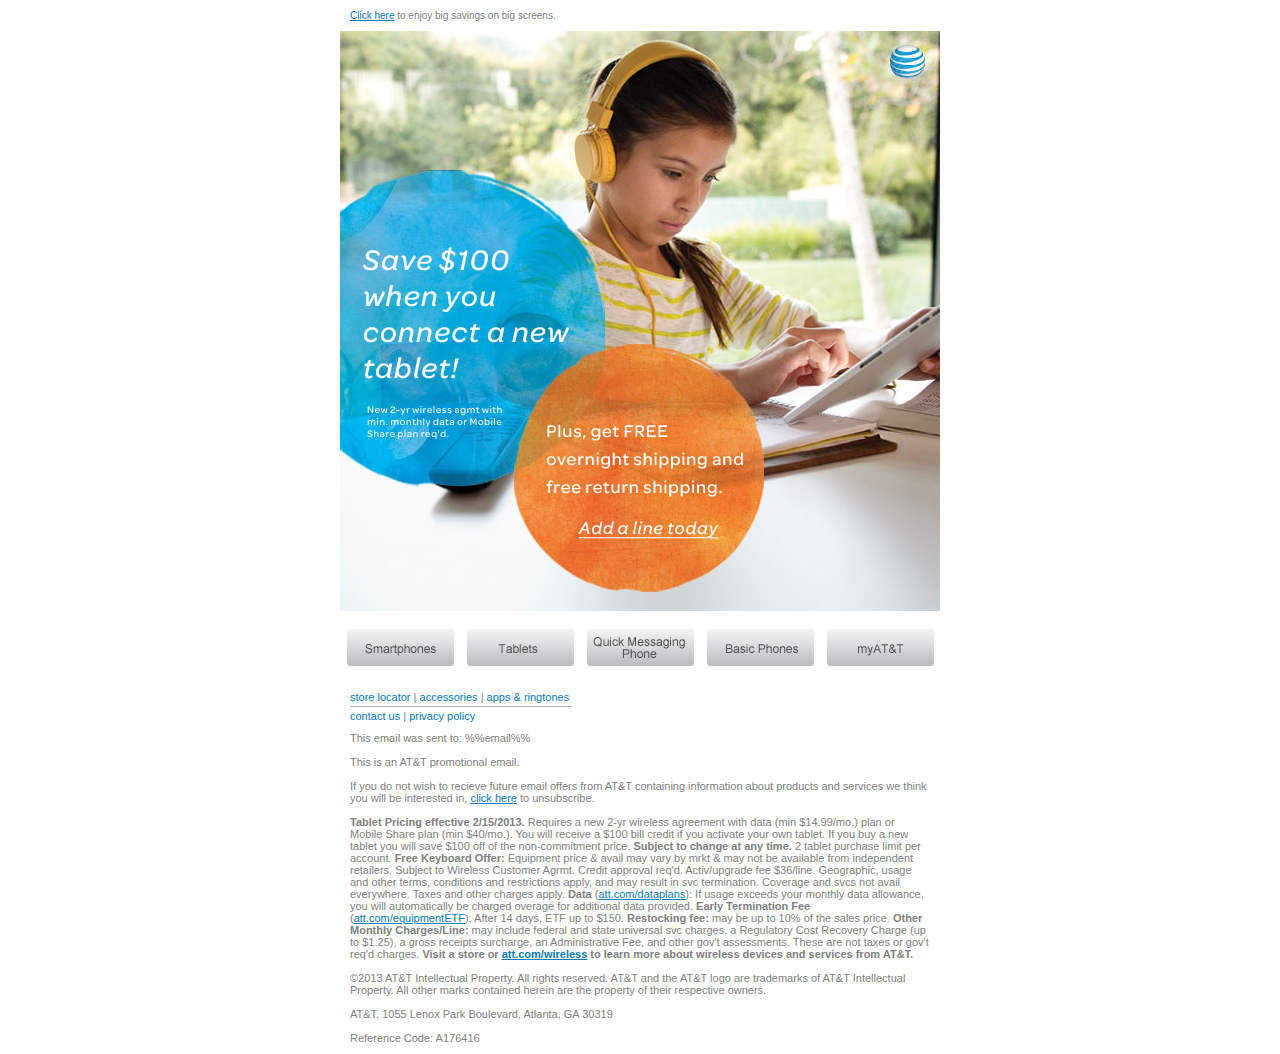
<file: emails/i3047-may/i3047_May_AAL_tablet_C.html>
<!DOCTYPE html PUBLIC "-//W3C//DTD XHTML 1.0 Transitional//EN" "http://www.w3.org/TR/xhtml1/DTD/xhtml1-transitional.dtd">
<html xmlns="http://www.w3.org/1999/xhtml">
<head>

<!--** The viewport meta tag must be present in fluid emails **-->
<meta name="viewport" content="width=device-width, initial-scale=1.0" />

<meta http-equiv="Content-Type" content="text/html; charset=UTF-8" />
<title>Untitled Document</title>

<!-- Below are embedded styles that should be included in every email (everything before the media query) -->

<style type="text/css">
html {
	-webkit-text-size-adjust:none;
	-ms-text-size-adjust:none;
}
body {
	background-color: #ffffff;
	margin:0px auto;
	padding: 0;
}

/* Styles to fix display issues in yahoo and hotmail webmail
------------------------------------------------------------------------------------------*/
.blueLinks a {color:#666666; text-decoration: none;}
.yshortcuts {border-bottom: none;}
.ReadMsgBody { width: 100%; }
.ExternalClass{ width: 100%; }

/*--------------------------------
End of mandatory embedded styles
---------------------------------*/


/* Begin the media query. Only use ID's for fluid divs.
------------------------------------------------------------------------------------------*/
@media only screen
                and (min-width : 100px)
                and (max-width : 480px) {
	body {
	  -webkit-text-size-adjust:100% !important; 
	  -ms-text-size-adjust:100% !important;
   	}
   	
/* Controls table resizing and hidden elements upon optimization. These are standard classes
for fluid emails. Use these in every fluid email.
------------------------------------------------------------------------------------------*/
*[class].wrap {
	width:300px !important;
}
*[class].hide {
	display:none !important;
	width:0 !important;
}
*[class].appleLinks a {
	color:#808080 !important;
	text-decoration:none !important;
}
*[class].head_align {
	text-align:center !important;
	padding:10px !important;
}

/* fluid content part
------------------------------------------------------------------------------------------*/
*[id]#fluid_hero {
	width: 300px !important;
	height: 323px !important;
	background-image:url(http://stagingaoa.hackerdev.com/images/i3047-tablet-fluid-hero-300x323.jpg) !important;
	display:block !important;
	position:relative !important;
	background-repeat:no-repeat !important;
}
*[class].fluid_hero_link {
	position: absolute !important; 
	top: 36px !important; 
	left: 0px !important; 
	width: 300px !important; 
	height: 300px !important;
	background-color: transparent !important;
}
*[class].fluid_hero_link2 {
	position: absolute !important; 
	top: 0px !important; 
	left: 0px !important; 
	width: 260px !important; 
	height: 35px !important;
	background-color: transparent !important;
}
*[class].fluid_globe_link {
	position: absolute !important; 
	top: 0px !important; 
	left: 261px !important; 
	width: 38px !important; 
	height: 35px !important;
	background-color: transparent !important;
}


/* Bottom menu item CSS image maps- gray menus
------------------------------------------------------------------------------------------*/
*[id]#fluid_menu {
	width:281px !important;
	height:194px !important;
	position: relative !important;
	background-image:url(images/i3047-fluid-menu-281x194.gif) !important;
	display:block !important;	
	background-repeat:no-repeat !important;
}
  *[class].fluid_menu_smtPhone {
	position: absolute !important; 
	top: 0px !important; 
	left: 0px !important; 
	width: 278px !important; 
	height: 32px !important;
	background-color: transparent !important; 
  }
  *[class].fluid_menu_tablets {
	position: absolute !important; 
	top: 40px !important; 
	left: 0px !important; 
	width: 278px !important; 
	height: 32px !important;
	background-color: transparent !important; 
  }
  *[class].fluid_menu_qmp {
	position: absolute !important; 
	top: 80px !important; 
	left: 0px !important; 
	width: 278px !important; 
	height: 32px !important;
	background-color: transparent !important; 
  }
  *[class].fluid_menu_BasicPhone {
	position: absolute !important; 
	top: 120px !important; 
	left: 0px !important; 
	width: 278px !important; 
	height: 32px !important;
	background-color: transparent !important; 
  }
  *[class].fluid_menu_myatt {
	position: absolute !important; 
	top: 160px !important; 
	left: 0px !important; 
	width: 278px !important; 
	height: 32px !important;
	background-color: transparent !important; 
  }


/* Below is the closing bracket for the media query. Do not delete!
------------------------------------------------------------------------------------------*/
}

</style>
</head>

<body>

<!--this is pre-header section-->
<table class="wrap" width="600" border="0" align="center" cellpadding="0" cellspacing="0">
  <tr>
    <td bgcolor="#ffffff" align="left" valign="middle" style="font-family:Arial, Helvetica, sans-serif; font-size:10px; color:#808080; padding:10px 5px 10px 10px;">
      <a href="http://%%track%%/cprehead" style="color:#067ab4;" target="_blank">Click here</a> to enjoy big savings on big screens.</td>
  </tr>
</table>

<!--this is content-->
<table class="wrap" width="600" border="0" align="center" cellpadding="0" cellspacing="0">
  <tr>
    <td class="hide" bgcolor="#ffffff" align="center" valign="top">
      <a href="http://%%track%%/cwhpimage" target="_blank"><img src="images/i3047-tablet-hero-600x580.jpg" alt="Save $100* when you connect a new tablet! Plus, get FREE overnight shipping and free returns." width="600" height="580" border="0" usemap="#Map" style="display:block;" /></a>
    </td>
  </tr>
  <tr>
    <td bgcolor="#ffffff" align="center" valign="top">
      <div id="fluid_hero" style="background-image:url(http://stagingaoa.hackerdev.com/images/i3047-tablet-fluid-hero-300x323.jpg); width:0; height:0; display:block;">
        <a class="fluid_hero_link" href="http://%%track%%/cwhpimage2" target="_blank"></a>
        <a class="fluid_hero_link2" href="http://%%track%%/cwhpimage2" target="_blank"></a>
        <a class="fluid_globe_link" href="http://%%track%%/cglobe" target="_blank"></a>
      </div>
    </td>
  </tr>
</table>

<!--this is footer/menu bar-->
 <table class="wrap" width="600" border="0" align="center" cellpadding="0" cellspacing="0">
  <tr><td bgcolor="#ffffff" align="center" valign="middle" colspan="5">&nbsp;</td></tr>
  <tr class="hide">
    <td class="hide" bgcolor="#ffffff" align="center" valign="top" width="107"><a href="http://%%track%%/csmartbtn" target="_blank"><img src="images/i3047-menu-smtPhone-107x37.gif" width="107" height="37" border="0" alt="Smartphones" style="display:block;" /></a></td>
    <td class="hide" bgcolor="#ffffff"  align="center" valign="top" width="107"><a href="http://%%track%%/ctabletbtn" target="_blank"><img src="images/i3047-menu-tablets-107x37.gif" width="107" height="37" border="0" alt="Tablets" style="display:block; " /></a></td>
    <td class="hide" bgcolor="#ffffff"  align="center" valign="top" width="107"><a href="http://%%track%%/cqmpbtn" target="_blank"><img src="images/i3047-menu-qmp-107x37.gif" width="107" height="37" border="0" alt="Quick Messaging Phone" style="display:block; " /></a></td>
    <td class="hide" bgcolor="#ffffff"  align="center" valign="top" width="107"><a href="http://%%track%%/cbasicbtn" target="_blank"><img src="images/i3047-menu-bPhone-107x37.gif" width="107" height="37" border="0" alt="Basic Phones" style="display:block;" /></a></td>
    <td class="hide" bgcolor="#ffffff"  align="center" valign="top" width="107"><a href="http://%%track%%/cmyatt" target="_blank"><img src="images/i3047-menu-myatt-107x37.gif" width="107" height="37" border="0" alt="myAT&T" style="display:block; " /></a></td>
  </tr>
  <tr>
    <td bgcolor="#ffffff"  align="center" valign="middle" colspan="5">
      <!--This is fluid footer/menue-->
      <div id="fluid_menu" style="background-image:url(images/i3047-fluid-menu-281x194.gif); width:0; height:0; display:block; padding:15px 0 0 0">
        <a class="fluid_menu_smtPhone" href="http://%%track%%/csmartbtn"></a>
        <a class="fluid_menu_tablets" href="http://%%track%%/ctabletbtn"></a>
        <a class="fluid_menu_qmp" href="http://%%track%%/cqmpbtn"></a>
        <a class="fluid_menu_BasicPhone" href="http://%%track%%/cbasicbtn"></a>
        <a class="fluid_menu_myatt" href="http://%%track%%/cmyatt"></a>
      </div>
    </td>
  </tr>
</table>

<table class="wrap" width="600" border="0" align="center" cellpadding="0" cellspacing="0">
  <tr>
    <td bgcolor="#ffffff" align="left" valign="middle" style="font-family:Arial, Helvetica, sans-serif; font-size:11px; color:#808080; padding:10px 10px 0px 10px;">
      <a href="http://%%track%%/cstoreloc" style="color:#067ab4; text-decoration:none;" target="_blank">store locator</a> | <a href="http://%%track%%/cacssries" style="color:#067ab4; text-decoration:none;" target="_blank">accessories</a> | <a href="http://%%track%%/cringapp" style="color:#067ab4; text-decoration:none;" target="_blank">  apps &amp; ringtones</a>
    </td>
  </tr>
  <tr><td bgcolor="#ffffff" align="left" valign="middle" style="padding:3px 10px;"><img src="images/i3047-border-223x1.gif" width="223" height="1" border="0" alt="border" style="display:block; " /></td></tr>
  <tr>
    <td bgcolor="#ffffff" align="left" valign="middle" style="font-family:Arial, Helvetica, sans-serif; font-size:11px; color:#808080; padding-left:10px;">
      <a href="http://%%track%%/ccontus" style="color:#067ab4; text-decoration:none;" target="_blank">contact us</a> | <a href="http://%%track%%/cprivacy" style="color:#067ab4; text-decoration:none;" target="_blank">privacy policy</a>
    </td>
  </tr>
  <tr>
    <td bgcolor="#ffffff" align="left" valign="middle" style="font-family:Arial, Helvetica, sans-serif; font-size:11px; color:#808080; padding:10px;">
      This email was sent to: %%email%% <br />
      <br />
      This is an AT&amp;T promotional email.<br />
      <br />
      If you do not wish to recieve future email offers from AT&amp;T containing information about products and services we think you will be interested  in, <a href="http://%%track%%/cunsub" style="color:#067ab4;" target="_blank">click here</a> to unsubscribe. <br />
      <br />
      <b>Tablet Pricing effective 2/15/2013.</b> Requires a new 2-yr wireless agreement with data (min $14.99/mo.) plan or Mobile Share plan (min $40/mo.). You will receive a $100 bill credit if you activate your own tablet. If you buy a new tablet you will save $100 off of the non-commitment price. <b>Subject to change at any time.</b> 2 tablet purchase limit per account. <b>Free Keyboard Offer:</b> Equipment price &amp; avail may vary by mrkt &amp; may not be available from independent retailers. Subject to Wireless Customer Agrmt. Credit approval req'd. Activ/upgrade fee $36/line. Geographic, usage and other terms, conditions and restrictions apply, and may result in svc termination. Coverage and svcs not avail everywhere. Taxes and other charges apply. <b>Data</b> (<a href="http://%%track%%/cdataplan" style="color:#067ab4;" target="_blank">att.com/dataplans</a>): If usage exceeds your monthly data allowance, you will automatically be charged overage for additional data provided. <b>Early Termination Fee</b> (<a href="http://%%track%%/ceftlegal" style="color:#067ab4;" target="_blank">att.com/equipmentETF</a>): After 14 days, ETF up to $150. <b>Restocking fee:</b> may be up to 10% of the sales price. <b>Other Monthly Charges/Line:</b> may include federal and state universal svc charges, a Regulatory Cost Recovery Charge (up to $1.25), a gross receipts surcharge, an Administrative Fee, and other gov't assessments. These are not taxes or gov't req'd charges. <b>Visit a store or <a href="http://%%track%%/cwlslegal" style="color:#067ab4;" target="_blank">att.com/wireless</a> to learn more about wireless devices and services from AT&amp;T.</b><br />
      <br />
      &copy;2013 AT&amp;T Intellectual Property. All rights reserved. AT&amp;T and the AT&amp;T logo are trademarks of AT&amp;T Intellectual Property. All other marks contained herein are the property of their respective owners.<br />
      <br />
      <span class="appleLinks">AT&amp;T, 1055 Lenox Park Boulevard, Atlanta, GA 30319</span><br />
      <br />
      Reference Code: A176416</td>
  </tr>
</table>


<map name="Map" id="Map">
  <area shape="circle" coords="568,30,19" alt="" href="http://%%track%%/cglobe" target="_blank" />
</map>


</body>
</html>
</file>
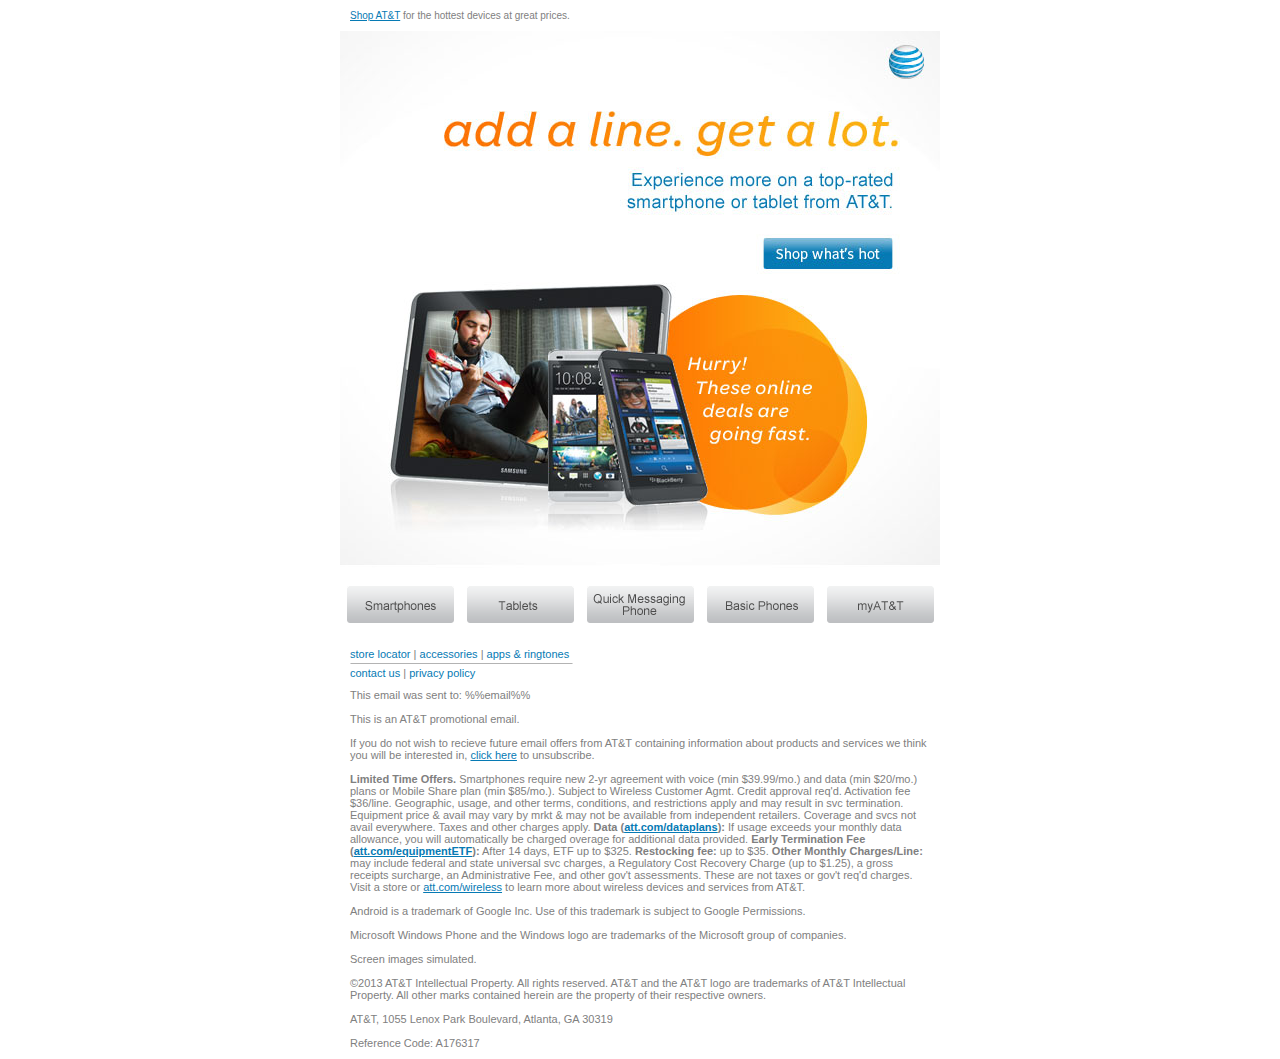
<file: emails/i3047/i3047_May_AAL_EM_HotNew.html>
<!DOCTYPE html PUBLIC "-//W3C//DTD XHTML 1.0 Transitional//EN" "http://www.w3.org/TR/xhtml1/DTD/xhtml1-transitional.dtd">
<html xmlns="http://www.w3.org/1999/xhtml">
<head>

<!--** The viewport meta tag must be present in fluid emails **-->
<meta name="viewport" content="width=device-width, initial-scale=1.0" />

<meta http-equiv="Content-Type" content="text/html; charset=UTF-8" />
<title>Untitled Document</title>

<!-- Below are embedded styles that should be included in every email (everything before the media query) -->

<style type="text/css">
html {
	-webkit-text-size-adjust:none;
	-ms-text-size-adjust:none;
}
body {
	background-color: #ffffff;
	margin:0px auto;
	padding: 0;
}

/* Styles to fix display issues in yahoo and hotmail webmail
------------------------------------------------------------------------------------------*/
.blueLinks a {color:#666666; text-decoration: none;}
.yshortcuts {border-bottom: none;}
.ReadMsgBody { width: 100%; }
.ExternalClass{ width: 100%; }

/*--------------------------------
End of mandatory embedded styles
---------------------------------*/


/* Begin the media query. Only use ID's for fluid divs.
------------------------------------------------------------------------------------------*/
@media only screen
                and (min-width : 100px)
                and (max-width : 480px) {
	body {
	  -webkit-text-size-adjust:100% !important; 
	  -ms-text-size-adjust:100% !important;
   	}
   	
/* Controls table resizing and hidden elements upon optimization. These are standard classes
for fluid emails. Use these in every fluid email.
------------------------------------------------------------------------------------------*/
*[class].wrap {
	width:300px !important;
}
*[class].hide {
	display:none !important;
	width:0 !important;
}
*[class].appleLinks a {
	color:#808080 !important;
	text-decoration:none !important;
}
*[class].head_align {
	text-align:center !important;
	padding:10px !important;
}

/* fluid content part
------------------------------------------------------------------------------------------*/
*[id]#fluid_globe {
	width: 26px !important;
	height: 25px !important;
	background-image:url(images/i3047-globe-26x25.gif) !important;
	display:block !important;
	position:relative !important;
	background-repeat:no-repeat !important;
}
*[class].fluid_globe_link {
	position: absolute !important; 
	top: 0px !important; 
	left: 0px !important; 
	width: 26px !important; 
	height: 25px !important;
	background-color: transparent !important;
}
*[id]#fluid_cta {
	width: 300px !important;
	height: 441px !important;
	background-image:url(images/i3047-fluid-multi-img-300x441.jpg) !important;
	display:block !important;
	position:relative !important;
	background-repeat:no-repeat !important;
}
*[class].fluid_headline_link {
	position: absolute !important; 
	top: 10px !important; 
	left: 0px !important; 
	width: 300px !important; 
	height: 50px !important;
	background-color: transparent !important;
}
*[class].fluid_img_link {
	position: absolute !important; 
	top: 140px !important; 
	left: 0px !important; 
	width: 300px !important; 
	height: 230px !important;
	background-color: transparent !important;
}
*[class].fluid_shophot_link {
	position: absolute !important; 
	top: 410px !important; 
	left: 80px !important; 
	width: 130px !important; 
	height: 30px !important;
	background-color: transparent !important; 
}


/* Bottom menu item CSS image maps- gray menus
------------------------------------------------------------------------------------------*/
*[id]#fluid_menu {
	width:281px !important;
	height:194px !important;
	position: relative !important;
	background-image:url(images/i3047-fluid-menu-281x194.gif) !important;
	display:block !important;	
	background-repeat:no-repeat !important;
}
  *[class].fluid_menu_smtPhone {
	position: absolute !important; 
	top: 0px !important; 
	left: 0px !important; 
	width: 278px !important; 
	height: 32px !important;
	background-color: transparent !important; 
  }
  *[class].fluid_menu_tablets {
	position: absolute !important; 
	top: 40px !important; 
	left: 0px !important; 
	width: 278px !important; 
	height: 32px !important;
	background-color: transparent !important; 
  }
  *[class].fluid_menu_qmp {
	position: absolute !important; 
	top: 80px !important; 
	left: 0px !important; 
	width: 278px !important; 
	height: 32px !important;
	background-color: transparent !important; 
  }
  *[class].fluid_menu_BasicPhone {
	position: absolute !important; 
	top: 120px !important; 
	left: 0px !important; 
	width: 278px !important; 
	height: 32px !important;
	background-color: transparent !important; 
  }
  *[class].fluid_menu_myatt {
	position: absolute !important; 
	top: 160px !important; 
	left: 0px !important; 
	width: 278px !important; 
	height: 32px !important;
	background-color: transparent !important; 
  }


/* Below is the closing bracket for the media query. Do not delete!
------------------------------------------------------------------------------------------*/
}

</style>
</head>

<body>
<!--this is pre-header section-->
<table class="wrap" width="600" border="0" align="center" cellpadding="0" cellspacing="0">
  <tr>
    <td bgcolor="#ffffff" align="left" valign="middle" style="font-family:Arial, Helvetica, sans-serif; font-size:10px; color:#808080; padding:10px 5px 10px 10px;">
      <a href="http://%%track%%/aprehead" style="color:#067ab4;" target="_blank">Shop AT&amp;T</a> for the hottest devices at great prices.
    </td>
    <td bgcolor="#ffffff" align="right" valign="bottom" style="padding:10px 10px 10px 5px;">
      <div id="fluid_globe" style="background-image:url(images/i3047-globe-26x25.gif); width:0; height:0; display:block;">
        <a class="fluid_globe_link" href="http://%%track%%/aglobe" target="_blank"></a>
      </div>
    </td>
  </tr>
</table>

<!--this is head section-->
<table class="wrap" width="600" border="0" align="center" cellpadding="0" cellspacing="0">
  <tr>
    <td class="hide" bgcolor="#ffffff" align="center" valign="bottom">
      <img src="images/i3047-multi-headline-600x203.jpg" alt="Add a line. Get a lot. Experience more on a top-rated smartphone or tablet from AT&T." width="600" height="203" border="0" style="display:block;" usemap="#Map" />
    </td>
  </tr>
  <tr>
    <td class="hide" bgcolor="#ffffff" align="center" valign="top">
      <img src="images/i3047-multi-img-600x334.jpg" alt="Shop what's hot." width="600" height="334" border="0" usemap="#Map2" style="display:block;" />
    </td>
  </tr>
  <!--this is fluid image-->
  <tr>
    <td bgcolor="#ffffff" align="center" valign="middle">
      <div id="fluid_cta" style="background-image:url(images/i3047-fluid-multi-img-300x441.jpg); width:0; height:0; display:block;">
        <a class="fluid_headline_link" href="http://%%track%%/aheadline2" target="_blank"></a>
        <a class="fluid_img_link" href="http://%%track%%/aimages2" target="_blank"></a>
        <a class="fluid_shophot_link" href="http://%%track%%/ashopbtn2" target="_blank"></a>
      </div>
    </td>
  </tr>
</table>

<!--this is footer/menu bar-->
<table class="wrap" width="600" border="0" align="center" cellpadding="0" cellspacing="0">
  <tr><td bgcolor="#ffffff" align="center" valign="middle" colspan="5">&nbsp;</td></tr>
  <tr class="hide">
    <td class="hide" bgcolor="#ffffff" align="center" valign="top" width="107"><a href="http://%%track%%/asmartbtn" target="_blank"><img src="images/i3047-menu-smtPhone-107x37.gif" width="107" height="37" border="0" alt="Smartphones" style="display:block;" /></a></td>
    <td class="hide" bgcolor="#ffffff"  align="center" valign="top" width="107"><a href="http://%%track%%/atabletbtn" target="_blank"><img src="images/i3047-menu-tablets-107x37.gif" width="107" height="37" border="0" alt="Tablets" style="display:block; " /></a></td>
    <td class="hide" bgcolor="#ffffff"  align="center" valign="top" width="107"><a href="http://%%track%%/aqmpbtn" target="_blank"><img src="images/i3047-menu-qmp-107x37.gif" width="107" height="37" border="0" alt="Quick Messaging Phone" style="display:block; " /></a></td>
    <td class="hide" bgcolor="#ffffff"  align="center" valign="top" width="107"><a href="http://%%track%%/abasicbtn" target="_blank"><img src="images/i3047-menu-bPhone-107x37.gif" width="107" height="37" border="0" alt="Basic Phones" style="display:block;" /></a></td>
    <td class="hide" bgcolor="#ffffff"  align="center" valign="top" width="107"><a href="http://%%track%%/amyatt" target="_blank"><img src="images/i3047-menu-myatt-107x37.gif" width="107" height="37" border="0" alt="myAT&T" style="display:block; " /></a></td>
  </tr>
  <tr>
    <td bgcolor="#ffffff"  align="center" valign="middle" colspan="5">
      <!--This is fluid footer/menue-->
      <div id="fluid_menu" style="background-image:url(images/i3047-fluid-menu-281x194.gif); width:0; height:0; display:block; padding:15px 0 0 0">
        <a class="fluid_menu_smtPhone" href="http://%%track%%/asmartbtn"></a>
        <a class="fluid_menu_tablets" href="http://%%track%%/atabletbtn"></a>
        <a class="fluid_menu_qmp" href="http://%%track%%/aqmpbtn"></a>
        <a class="fluid_menu_BasicPhone" href="http://%%track%%/abasicbtn"></a>
        <a class="fluid_menu_myatt" href="http://%%track%%/amyatt"></a>
      </div>
    </td>
  </tr>
</table>

<table class="wrap" width="600" border="0" align="center" cellpadding="0" cellspacing="0">
  <tr>
    <td bgcolor="#ffffff" align="left" valign="middle" style="font-family:Arial, Helvetica, sans-serif; font-size:11px; color:#808080; padding:10px 10px 0px 10px;">
      <a href="http://%%track%%/astoreloc" style="color:#067ab4; text-decoration:none;" target="_blank">store locator</a> | <a href="http://%%track%%/aacssries" style="color:#067ab4; text-decoration:none;" target="_blank">accessories</a> | <a href="http://%%track%%/aringapp" style="color:#067ab4; text-decoration:none;" target="_blank">  apps &amp; ringtones</a>
    </td>
  </tr>
  <tr><td bgcolor="#ffffff" align="left" valign="middle" style="padding:3px 10px;"><img src="images/i3047-border-223x1.gif" width="223" height="1" border="0" alt="border" style="display:block; " /></td></tr>
  <tr>
    <td bgcolor="#ffffff" align="left" valign="middle" style="font-family:Arial, Helvetica, sans-serif; font-size:11px; color:#808080; padding-left:10px;">
      <a href="http://%%track%%/acontus" style="color:#067ab4; text-decoration:none;" target="_blank">contact us</a> | <a href="http://%%track%%/aprivacy" style="color:#067ab4; text-decoration:none;" target="_blank">privacy policy</a>
    </td>
  </tr>
  <tr>
    <td bgcolor="#ffffff" align="left" valign="middle" style="font-family:Arial, Helvetica, sans-serif; font-size:11px; color:#808080; padding:10px;">
      This email was sent to: %%email%% <br />
      <br />
      This is an AT&amp;T promotional email.<br />
      <br />
      If you do not wish to recieve future email offers from AT&amp;T containing information about products and services we think you will be interested  in, <a href="http://%%track%%/aunsub" style="color:#067ab4;" target="_blank">click here</a> to unsubscribe. <br />
      <br />
      <b>Limited Time Offers.</b> Smartphones require new 2-yr agreement with voice (min $39.99/mo.) and data (min $20/mo.) plans or Mobile Share plan (min $85/mo.).  Subject to Wireless Customer Agmt. Credit approval req'd. Activation fee $36/line. Geographic, usage, and other terms, conditions, and restrictions apply and may result in svc termination. Equipment price &amp; avail may vary by mrkt &amp; may not be available from independent retailers. Coverage and svcs not avail everywhere. Taxes and other charges apply. <b>Data (<a href="http://%%track%%/#" style="color:#067ab4;" target="_blank">att.com/dataplans</a>):</b> If usage exceeds your monthly data allowance, you will automatically be charged overage for additional data provided. <b>Early Termination Fee (<a href="http://%%track%%/aeftlegal" style="color:#067ab4;" target="_blank">att.com/equipmentETF</a>):</b> After 14 days, ETF up to $325. <b>Restocking fee:</b> up to $35. <b>Other Monthly Charges/Line:</b> may include federal and state universal svc charges, a Regulatory Cost Recovery Charge (up to $1.25), a gross receipts surcharge, an Administrative Fee, and other gov't assessments. These are not taxes or gov't req'd charges. Visit a store or <a href="http://%%track%%/#" style="color:#067ab4;" target="_blank">att.com/wireless</a> to learn more about wireless devices and services from AT&amp;T.<br />
      <br />
      Android is a trademark of Google Inc. Use of this trademark is subject to Google Permissions.<br />
      <br />
      Microsoft Windows Phone and the Windows logo are trademarks of the Microsoft group of companies.<br />
      <br />
      Screen images simulated.<br />
      <br />
      &copy;2013 AT&amp;T Intellectual Property. All rights reserved. AT&amp;T and the AT&amp;T logo are trademarks of AT&amp;T Intellectual Property. All other marks contained herein are the property of their respective owners.<br />
      <br />
      <span class="appleLinks">AT&amp;T, 1055 Lenox Park Boulevard, Atlanta, GA 30319</span><br />
      <br />
      Reference Code: A176317
    </td>
  </tr>
</table>

<map name="Map" id="Map">
  <area shape="circle" coords="566,30,19" href="http://%%track%%/aglobe" target="_blank" />
  <area shape="rect" coords="92,69,566,132" href="http://%%track%%/aheadline" target="_blank" />
</map>

<map name="Map2" id="Map2">
  <area shape="rect" coords="422,2,553,36" href="http://%%track%%/ashopbtn" />
  <area shape="poly" coords="72,56,324,50,329,55,330,70,328,85,350,73,376,63,403,60,437,67,453,74,469,84,479,93,487,103,495,117,507,130,520,152,527,174,525,204,521,225,506,250,487,266,463,277,430,282,408,277,385,276,367,274,363,294,57,292,51,254,51,246,59,244,51,236" href="http://%%track%%/aimages" />
</map>
</body>
</html>
</file>
<file: css/style.css>
@charset "utf-8";
/* CSS Document */

/*html5 rest*/
html, body, div, span, object, iframe,
h1, h2, h3, h4, h5, h6, p, blockquote, pre,
abbr, address, cite, code,
del, dfn, em, img, ins, kbd, q, samp,
small, strong, sub, sup, var,
b, i,
dl, dt, dd, ol, ul, li,
fieldset, form, label, legend,
table, caption, tbody, tfoot, thead, tr, th, td,
article, aside, canvas, details, figcaption, figure, 
footer, header, hgroup, menu, nav, section, summary,
time, mark, audio, video {
    margin:0;
    padding:0;
    border:0;
    outline:0;
    font-size:100%;
    vertical-align:baseline;
    background:transparent;
}
article,aside,details,figcaption,figure,
footer,header,hgroup,menu,nav,section { 
    display:block;
}
.chromeframe { margin: 0.2em 0; background: #ccc; color: black; padding: 0.2em 0; }

#pro_one_content::-moz-selection { background: #1FA0D4; color: #000; text-shadow: none; }
#pro_one_content ::selection{ background:rgb(31,160,212); color: #000; text-shadow: none; }
#pro_two_content::-moz-selection { background: ##B8860B; color: #000; text-shadow: none; }
#pro_two_content ::selection{ background:rgb(184,134,11); color: #000; text-shadow: none; }
#pro_three_content::-moz-selection { background: #dd0060; color: #000; text-shadow: none; }
#pro_three_content ::selection{ background:rgb(221,96,0); color: #000; text-shadow: none; }
#pro_four_content::-moz-selection { background: #CCCC33; color: #000; text-shadow: none; }
#pro_four_content ::selection{ background:rgb(204,204,51); color: #000; text-shadow: none; }
#pro_five_content::-moz-selection { background: #FF6347; color: #000; text-shadow: none; }
#pro_five_content ::selection{ background:rgb(255,71,71); color: #000; text-shadow: none; }


/***************************************************************/
@font-face {
  font-family: 'FontAwesome';
  src: url('../font/fontawesome-webfont.eot');
  src: url('../font/fontawesome-webfont.eot?#iefix') format('embedded-opentype'),
     url('../font/fontawesome-webfont.woff') format('woff'),
     url('../font/fontawesome-webfont.ttf') format('truetype'),
     url('../font/fontawesome-webfont.svg#FontAwesome') format('svg');
  font-weight: normal;
  font-style: normal;
}
.icon-external-link::before {
	content: "\f08e";
	margin-right:5px;
}
[class^="icon-"]::before, [class*=" icon-"]::before {
	font-family: FontAwesome;
	font-weight: normal;
	font-style: normal;
	display: inline-block;
	text-decoration: inherit;
	color:#333;
}


body {
	margin: 0;
	min-width: 980px;
	padding: 0;
	position:relative;
	font-family: 'Helvetica Neue', Arial, Helvetica, sans-serif;
}
a {
	text-decoration: none;
}
p {
	margin: 20px 0 20px 0;
	color: #999;
	font-size: .85em;
	line-height: 1.5em;
}

h1 {
	font-size-adjust:0.40;
	font-weight:700;
	font-style:normal;
}
h2 {
	font-size:50px;	
	color:black;
}
h3, h4, h5 {
	font-style: normal;
	font-weight: 400;
}
h3 {
	margin-bottom: 5px;
	border-bottom: 1px solid #999;
	line-height: 2em;
}
h4 {
	color: #666;
	margin-bottom: 3px;
}
h5 {
	color: #333;
	line-height: .05em;
	font-weight:400;
	margin-top:40px;
}

/***************************************************************/
/**************************** HEADER ***************************/
header {
	position:fixed;
	background: rgba(255,255,255,.7);
	display: inline-block;
	width: 100%;
	height:100px;
	top:0;
	-webkit-box-shadow: 0px 2px 8px rgba(0,0,0,.4);
	-moz-box-shadow:  0px 2px 8px rgba(0,0,0,.4);
	box-shadow:  0px 2px 8px rgba(0,0,0,.4);
	z-index: 1000;
	float:left
}
header_inside {
	min-width: 980px;
	max-width:100%;
}
header img {
	margin-left:20px;
}

ul#menu {
	float: right;
	list-style: none;
	top: 45px;	
	right:20px;
	position: fixed;
	
}
ul#menu li {
	width: 120px;
	display: inline-block;
	text-align: center;
/* 	padding: 10px 0; */
}
ul#menu li a {
/* 	width: 120px; */
/* 	text-align: center; */
	padding: 10px 0;
	display: block;
	text-decoration: none;
	color:#333;
}
ul#menu li a:hover, ul#menu li a:active, ul#menu li a.current {
	color:#fff;
	background: #333;
}
/***************************************************************/
/**************************** NAV *****************************/
#nav {
	list-style: none;
	position: fixed;
	top:250px;
	left:20px;
	z-index: 900;
	padding-top: 50px;
}
#nav li {
	margin: 0 0 15px 0;	
}
#nav li a {
	display: block;
	width: 30px;
	height: 30px;
	position: relative;
	border-radius: 30px;
	background-color: #F7F7F7;
	border: solid 2px #F7F7F7;
	background-image: url(../img/nav.png);
	outline: none;
}
.nav_one a {
	background-position: 0px 0px;
}
.nav_one a.current, .nav_one a:hover {
	background-position: 30px 0px;
}
.nav_two a {
	background-position: 0px -30px;
}
.nav_two a.current, .nav_two a:hover {
	background-position: 30px -30px;
}
.nav_three a {
	background-position: 0px -60px;
}
.nav_three a.current, .nav_three a:hover {
	background-position: 30px -60px;
}
.nav_four a {
	background-position: 0px -120px;
}
.nav_four a.current, .nav_four a:hover {
	background-position: 30px -120px;
}
.nav_five a {
	background-position: 0px -90px;
}
.nav_five a.current, .nav_five a:hover {
	background-position: 30px -90px;
}

#nav a[title]:hover:after {
	content: attr(title);
	padding: 5px;
	background-color: #333;
	color:#fff;
	position: absolute;
	left: 40px;
	top: 15%;
	white-space: nowrap;
	-moz-border-radius: 5px;
	-webkit-border-radius: 5px;
	-o-border-radius: 5px;
	border-radius: 5px;
	-moz-box-shadow: 0px 0px 4px #222;
	-webkit-box-shadow: 0px 0px 4px #222;
	-o-box-shadow: 0px 0px 4px #222;
	box-shadow: 0px 0px 4px #222;
	font-size: .8em;
	opacity:.8;
}
/***************************************************************/
/************************** CONTENTS **************************/

.top {
	height: 700px;
	padding: 0;
	background: white;
	width: 100%;
	z-index: 800;
	-webkit-box-shadow: 0px 2px 8px rgba(0,0,0,.4);
	-moz-box-shadow:  0px 2px 8px rgba(0,0,0,.4);
	box-shadow:  0px 2px 8px rgba(0,0,0,.4);
}
.slide, .slide_menu {
	width: 100%;
}
#pro_one, #pro_two, #pro_three, #pro_four, #pro_five, #resume, #contact {
	margin: 0 auto;
	padding:100px 0 0 0;
	z-index: 500;
}
.top_img {
	height: 100%;
	margin: 0 auto;
	padding: 0;
/* 	width: 900px; */
	z-index: 800;
}

/****** discriptions part *******/
#pro_one_content, #pro_two_content, #pro_three_content, #pro_four_content, #pro_five_content {
	height: 800px;
	padding: 0;
	background: white;
	width: 100%;
	margin:0 auto;
}
.linkTo, .pdf {
	margin: 40px auto;
	width: 720px;
	display: block;
	border-top: 1px #999 solid;
	border-bottom: 3px #999 double;
	line-height: 3em;
}
a.linkTo {
	text-decoration: none;
	color:#999;
}
.pro_detail.texts {
	margin: 0 auto;
	padding: 100px 0 0 0;
	width: 720px;
}

.pro_detail.images {
	margin: 0 auto;
	padding: 0;
	z-index: 100;
	height:100%;
	width:980px;
}
.pro_detail.images img {
	display: block;
	margin:0px auto 100px auto;
}
.inside {
	margin: 0 auto;
	width: 980px;
}
/* THIS IS FOR SCLOLLORAMA.JS */
.scrollblock {
	position: relative;
	margin: 0;
	width: 100%;
	height: 700px;
}

/***********************************/
/*********** PROJECT 1 ************/
#pro_one {
/* 	z-index: 550; */
}

.top.one {
	background:rgb(49,167,188) 50% -75px repeat fixed;
	z-index:700;
	
}
#pro_one_content a.linkTo:hover, #pro_one_content a.linkTo:hover [class^="icon-"]::before, [class*=" icon-"]::before  {
	color:rgb(49,167,188);
}
[class^="icon-"]::before, [class*=" icon-"]::before {
	
}
#pro_one .top_img {
	background:url(../img/projects/1/top.jpg) 50% 120px no-repeat fixed;
/* 	z-index: 600; */
}


/****** discriptions part *******/
#pro_one_content.title_slide {
	
}
#pro_one_content {
	height: 3000px;
}
#pro_one_content .pro_detail.images {
		
}
/*
#pro_one_content .pro_detail.texts {
	height:1700px
}
*/

/***********************************/
/*********** PROJECT 2 ************/
#pro_two {
/* 	z-index: 400; */
}
.top.two {
	background: rgb(184,134,11) 50% -75px repeat fixed;
	z-index:700;
}
#pro_two_content a.linkTo:hover, #pro_two_content a.linkTo:hover [class^="icon-"]::before, [class*=" icon-"]::before {
	color:rgb(184,134,11);
}
#pro_two .top_img {
	background:url(../img/projects/2/top.jpg) 50% 120px no-repeat fixed;
/* 	z-index: 500; */
}

/****** discriptions part *******/
#pro_two_content.title_slide {
	
}
#pro_two_content {
	height: 3950px
}
#pro_two_content .pro_detail.images {
	
}
#pro_two_content .pro_detail.texts {
/* 	height:2200px */
}
#pro_two_content .linkTo {
	border-bottom:none;
	margin-bottom:0;
}
#pro_two_content .pdf {
	border-top:none;
	margin-top:0;
}
#pro_two_content .pdf img {
	margin-top:10px;
	margin-bottom:10px;
	float:left;
}
#pro_two_content .pdf p {
	margin-left:10px;
	float:left;
}
#pro_two_content a.pdf p:hover {
	color:rgb(184,134,11);
}

/***********************************/
/*********** PROJECT 3 ************/
#pro_three {
/* 	z-index: 400; */
}
.top.three {
	background: rgb(221,96,0) 50% -75px repeat fixed;
	z-index:700;
}
#pro_three_content a.linkTo:hover, #pro_three_content a.linkTo:hover [class^="icon-"]::before, [class*=" icon-"]::before {
	color:rgb(221,96,0);
}
#pro_three .top_img {
	background:url(../img/projects/3/top.jpg) 50% 120px no-repeat fixed;
/* 	z-index: 500; */
}

/****** discriptions part *******/
#pro_three_content.title_slide {
	
}
#pro_three_content {
	height: 3300px;
}
#pro_three_content .pro_detail.images {
	
}
#pro_three_content .pro_detail.texts {
	
}
.whole_iframe {
	margin:0 auto;
	width:390px;
	position:relative;
}
.inside iframe {
	margin: 0 auto;
	display: block;
	z-index: 400;
	position: absolute;
	top: 132px;
	left:33px;
}
/*
#pro_three_content iframe input {
	width:166px;
}
*/
.iphone img {
/* 	left:380px; */
	margin:0 auto;
}
/***********************************/
/*********** PROJECT 4 ************/
#pro_four {
/* 	z-index: 300; */
}
.top.four {
	background: rgb(204,204,51) 50% -75px repeat fixed;
	z-index:700;
}
#pro_four .top_img {
	background:url(../img/projects/4/top.jpg) 50% 120px no-repeat fixed;
/* 	z-index: 500; */
}

/****** discriptions part *******/
#pro_four_content.title_slide {
	
}
#pro_four_content {
	height: 4800px;
}
#pro_four_content .pro_detail.images {
	
}
#pro_four_content .pro_detail.texts {
	
}
#pro_four_content .pdf img {
	margin-top:10px;
	margin-bottom:10px;
	float:left;
}
#pro_four_content .pdf p {
	margin-left:10px;
	float:left;
}
#pro_four_content a.pdf p:hover {
	color:rgb(204,204,51);
}

/***********************************/
/*********** PROJECT 5 ************/
#pro_five {
/* 	z-index: 400; */
}
.top.five {
	background: rgb(255,71,71) 50% -75px repeat fixed;
	z-index:700;
}
#pro_five_content a.linkTo:hover, #pro_five_content a.linkTo:hover [class^="icon-"]::before, [class*=" icon-"]::before {
	color: rgb(255,71,71);
}

#pro_five .top_img {
	background:url(../img/projects/5/top.jpg) 50% 120px no-repeat fixed;
/* 	z-index: 500; */
}

/****** discriptions part *******/
#pro_five_content.title_slide {
	
}
#pro_five_content {
	height: 1900px;
}
#pro_five_content .pro_detail.images {
	
}
#pro_five_content .pro_detail.texts {
	
}

/***********************************/
/************* RESUME **************/
#resume {
	height: 900px;
	background: url(../img/linen_background.png) 50% 0px repeat fixed;
	width: 100%;
	z-index: 950;
	-webkit-box-shadow: 0px 2px 8px rgba(0,0,0,.4);
	-moz-box-shadow:  0px 2px 8px rgba(0,0,0,.4);
	box-shadow:  0px 2px 8px rgba(0,0,0,.4);
	padding-top:50px;
}
#resume .pro_detail.texts {
/* 	margin-top: 50px; */
	line-height: 40px;
}
.left {
	float:left;
/* 	width:50%; */
}
.right {
	float:right;
/* 	width:50%; */
}
#resume span {
	color:#666;
}
#resume .linkTo {
	margin: 0;
}
#resume .linkTo img {
	margin-top:10px;
	float:left;
}
#resume .linkTo p {
	margin-left:10px;
	float:left;
	
}
/***********************************/
/*********** CONTACTS **************/
#contact {
	height: 700px;
	background: url(../img/linen_background.png) 50% -75px repeat fixed;
	background: #333 50%;
	width: 100%;
	z-index: 950;
	-webkit-box-shadow: 0px 2px 8px rgba(0,0,0,.4);
	-moz-box-shadow:  0px 2px 8px rgba(0,0,0,.4);
	box-shadow:  0px 2px 8px rgba(0,0,0,.4);
	color:#ccc;
}
#contact .pro_detail.texts {
/* 	margin-top: 100px; */
	line-height: 40px;
	width:410px;
	margin:0 auto;
}
#contact input, #contact textarea {
	background: url(../img/linen_background.png) repeat;
	width:400px;
	margin: 2px auto 30px auto; 
	font-size: 18px;
	padding: 5px;
	border:none;
	color:#333;
}
#contact input#button {
	background-color:#333;
/* 	bottom: 0; */
	background: none;
	background-color: #CCC;
	color: #333;
	width: 100%;
/* 	float: right; */
	cursor: pointer;
}
/***********************************/
/*********** CLEARFIX ************/
.clearfix:before,
.clearfix:after 	{content:"";
					display:block;
}
.clearfix:after		{clear:both;
}


@media only screen and (max-width: 768px) {
	body, html, #scroll-wrap {
		max-width: 768px;
		min-width:499px;
	}
	header {
		height: 70px;
		max-width:768px;
	}
	header_inside {
		max-width:768px;
	}
	.header_inside img {
		width: 140px;
	}
	ul#menu {
		top:0px;	
		width:300px;
		right:0;
	}
	ul#menu li {
		width: 100px;
	}
	ul#menu li a {
		padding: 26px 0;
	}
	/* ----- NAV ----- */
	#nav {
		padding: 80px 0px 0 0;
	}
	#nav a[title]:hover:after {
		content: attr(title);
		display:none;
	}
	/*********** CONTENTS ************/
	.top {
		height: 600px;
	}
	.slide, .slide_menu {
		width: 768px;
	}
	#pro_one, #pro_two, #pro_three, #pro_four, #pro_five, #resume, #contact {
		padding:70px 0 0 0;
	}
	.top_img {
		height: 600px;
	}
	/****** discriptions part *******/
	#pro_one_content, #pro_two_content, #pro_three_content, #pro_four_content, #pro_five_content {
		height: 1024px;
		width:700px;
		padding-left:38px;
	}
	.linkTo, .pdf {
/* 		margin: 40px auto; */
		width: 650px;
	}
	.pro_detail.texts {
		padding: 70px 0 0 0;
		width: 650px;
	}
	.pro_detail.images {
		width:650px;
	}
	.pro_detail.images img {
		margin:0px auto 100px auto;
	}
	.inside {
		width: 650px;
	}
	.inside_box IMG {
		width:650px;
	}
	/* THIS IS FOR SCLOLLORAMA.JS */
	.scrollblock {
		height: 954px;
	}
	/*********** PROJECT 1 ************/
	#pro_one .top_img {
		background:url(../img/projects/1/top_600.jpg) 65% 120px no-repeat fixed;
	}
	/****** discriptions part *******/
	#pro_one_content {
		height: 2650px;
	}
	/*********** PROJECT 2 ************/
	#pro_two .top_img {
		background:url(../img/projects/2/top_600.jpg) 65% 120px no-repeat fixed;
	}
	/****** discriptions part *******/
	#pro_two_content {
		height: 3540px;
	}
	/*********** PROJECT 3 ************/
	#pro_three .top_img {
		background:url(../img/projects/3/top_600.jpg) 65% 120px no-repeat fixed;
	}
	/****** discriptions part *******/
	#pro_three_content {
		height: 2000px;
	}
	.whole_iframe {
		display:none;
	}
	/*********** PROJECT 4 ************/
	#pro_four .top_img {
		background:url(../img/projects/4/top_600.jpg) 65% 120px no-repeat fixed;
	}
	/****** discriptions part *******/
	#pro_four_content {
		height: 4300px;
	}
	/*********** PROJECT 5 ************/
	#pro_five .top_img {
		background:url(../img/projects/5/top_600.jpg) 65% 120px no-repeat fixed;
	}
	/****** discriptions part *******/
	#pro_five_content {
		height: 1500px;
	}
	/************* RESUME **************/
	#resume {
		height: 900px;
		max-width: 768px;
		z-index: 950;
		padding-top:0px;
	}
	#resume .pro_detail.texts {
		margin-top: 70px;
		line-height: 40px;
	}
	.left {
		width:3 00px;
	}
	.right {
		width:300px;
	}
	/*********** CONTACTS **************/
	#contact {
		height: 600px;
		max-width: 768px;
		z-index: 950;
		padding-top:70px;
	}
	#contact .pro_detail.texts {
		line-height: 40px;
		width:700px;
	}
	#contact input, #contact textarea {
		width:670px;
		margin: 2px auto 10px auto;
	}
	#contact input#button {
		width:680px;
	}
	
}


/* Smartphones (landscape) */
@media only screen and (min-width: 321px) and (max-width: 480px) {
	body, html, #scroll-wrap {
		min-width: 480px;
	}
	header {
		height: 50px;
		width:480px;
	}
	header_inside {
		width:480px;
	}
	.header_inside img {
		width: 100px;
	}
	ul#menu {
		right:0;
	}
	ul#menu li {
		width: 100px;
	}
	ul#menu li a {
		padding: 16px 0;
	}
	/* ----- NAV ----- */
	#nav {
		left:0px;
		padding: 50px 0px 0 0;
	}
	#nav li {
		margin: 8px;
		padding: 0;	
	}
	#nav li a {
		padding:0;
	}
	#nav a[title]:hover:after {
		content: attr(title);
		display:none;
	}
	/*********** CONTENTS ************/
	.top {
		height: 245px;
	}
	.slide, .slide_menu {
		width: 480px;
	}
	#pro_one, #pro_two, #pro_three, #pro_four, #pro_five, #resume, #contact {
		padding:50px 0 0 0;
	}
	.top_img {
		height: 245px;
	}
	/****** discriptions part *******/
	#pro_one_content, #pro_two_content, #pro_three_content, #pro_four_content, #pro_five_content {
		height: 320px;
		width:450px;
		padding-left:30px;
	}
	.linkTo, .pdf {
		margin: 40px auto;
		width: 410px;
	}
	.pro_detail.texts {
		padding: 50px 0 0 0;
		width: 410px;
	}
	.pro_detail.images {
		width:410px;
	}
	.pro_detail.images img {
/* 		margin:0px auto 100px auto; */
	}
	.inside {
		width: 410px;
	}
	.inside_box IMG {
		width:410px;
	}
	/* THIS IS FOR SCLOLLORAMA.JS */
	.scrollblock {
		height: 245px;
	}
	/*********** PROJECT 1 ************/
	#pro_one .top_img {
		background:url(../img/projects/1/top_480.jpg) 50% 50px no-repeat fixed;
		z-index: 700;
	}
	/****** discriptions part *******/
	#pro_one_content {
		height: 1940px;
	}
	/*********** PROJECT 2 ************/
	#pro_two .top_img {
		background:url(../img/projects/2/top_480.jpg) 50% 50px no-repeat fixed;
		z-index: 700;
	}
	/****** discriptions part *******/
	#pro_two_content {
		height: 2440px;
/* 		padding-top: 70px; */
	}
	/*********** PROJECT 3 ************/
	#pro_three .top_img {
		background:url(../img/projects/3/top_480.jpg) 50% 50px no-repeat fixed;
		z-index: 700;
	}
	/****** discriptions part *******/
	#pro_three_content {
		height: 1450px;
/* 		padding-top: 70px; */
	}
	.whole_iframe {
		display:none;
	}
	/*********** PROJECT 4 ************/
	#pro_four .top_img {
		background:url(../img/projects/4/top_480.jpg) 50% 50px no-repeat fixed;
		z-index: 700;
	}
	/****** discriptions part *******/
	#pro_four_content {
		height: 2880px;
/* 		padding-top: 70px; */
	}
	/*********** PROJECT 5 ************/
	#pro_five .top_img {
		background:url(../img/projects/5/top_480.jpg) 50% 50px no-repeat fixed;
		z-index: 700;
	}
	/****** discriptions part *******/
	#pro_five_content {
		height: 1100px;
/* 		padding-top: 70px; */
	}
	/************* RESUME **************/
	#resume {
		height: 1300px;
		width: 480px;
		z-index: 950;
		padding-top:0px;
	}
	#resume .pro_detail.texts {
		margin-top: 50px;
		line-height: 40px;
	}
	.left {
		float:none;
		width:460px;
	}
	.right {
		float:none;
		width:460px;
	}
	/*********** CONTACTS **************/
	#contact {
		height: 600px;
		width: 480px;
		z-index: 950;
		padding-top:50px;
	}
	#contact .pro_detail.texts {
		line-height: 40px;
		width:460px;
	}
	#contact input, #contact textarea {
		width:450px;
		margin: 2px auto 10px auto;
	}
	#contact input#button {
		width: 460px;
	}
	
}


/* Smartphones (portrait) */
@media only screen and (max-width: 320px) {
	body, html, #scroll-wrap {
		width:320px;
		min-width: 320px;
	}
	header {
		height:115px;
		width:320px;
	}
	header_inside {
		width:320px;
	}
	.header_inside img {
		margin: 0 85px;
		width: 150px;
	}
	.header_inside ul#menu {
		float:none;
		top:77px;	
		width:320px;
		left: 0;
	}
	ul#menu li {
		width: 106px;
		display: inline-block;
		text-align: center;
	}
	ul#menu li a {
		padding: 10px 0;
	}
	/* ----- NAV ----- */
	#nav {
		left:0px;
		padding: 50px 0px 0 0;
	}
	#nav li {
		margin: 10px 0px;
		padding: 0;	
	}
	#nav li a {
		padding:0;
	}
	#nav a[title]:hover:after {
		content: attr(title);
		display:none;
	}
	
	/*********** CONTENTS ************/
	.top {
		height: 200px;
	}
	.slide, .slide_menu {
		width: 320px;
	}
	#pro_one, #pro_two, #pro_three, #pro_four, #pro_five, #resume, #contact {
		padding:115px 0 0 0;
	}
	.top_img {
		height: 365px;
	}
	
	/****** discriptions part *******/
	#pro_one_content, #pro_two_content, #pro_three_content, #pro_four_content, #pro_five_content {
		height: 480px;
		width:290px;
		padding-left:30px;
	}
	.linkTo, .pdf {
		margin: 40px auto;
		width: 270px;
	}
	.pro_detail.texts {
		padding: 100px 0 0 0;
		width: 270px;
	}
	.pro_detail.images {
		width:290px;
	}
	.pro_detail.images img {
		margin:0px auto 100px auto;
	}
	.inside {
		width: 290px;
	}
	.inside_box IMG {
		width:270px;
	}
	/* THIS IS FOR SCLOLLORAMA.JS */
	.scrollblock {
		height: 365px;
	}
	/*********** PROJECT 1 ************/
	#pro_one .top_img {
		background:url(../img/projects/1/top_320.jpg) 50% 120px no-repeat fixed;
	}
	/****** discriptions part *******/
	#pro_one_content {
		height: 1620px;
		padding-top: 100px;
	}
	/*********** PROJECT 2 ************/
	#pro_two .top_img {
		background:url(../img/projects/2/top_320.jpg) 50% 120px no-repeat fixed;
	}
	/****** discriptions part *******/
	#pro_two_content {
		height: 2080px;
		padding-top: 100px;
	}
	/*********** PROJECT 3 ************/
	#pro_three .top_img {
		background:url(../img/projects/3/top_320.jpg) 50% 120px no-repeat fixed;
	}
	/****** discriptions part *******/
	#pro_three_content {
		height: 1270px;
		padding-top: 100px;
	}
	.whole_iframe {
		display:none;
	}
	/*********** PROJECT 4 ************/
	#pro_four .top_img {
		background:url(../img/projects/4/top_320.jpg) 50% 120px no-repeat fixed;
	}
	/****** discriptions part *******/
	#pro_four_content {
		height: 2300px;
		padding-top: 100px;
	}
	/*********** PROJECT 5 ************/
	#pro_five .top_img {
		background:url(../img/projects/5/top_320.jpg) 50% 120px no-repeat fixed;
	}
	/****** discriptions part *******/
	#pro_five_content {
		height: 1080px;
		padding-top: 100px;
	}
	/************* RESUME **************/
	#resume {
		height: 1400px;
		width: 320px;
		z-index: 950;
		padding-top:0px;
	}
	#resume .pro_detail.texts {
		margin-top: 50px;
		line-height: 40px;
	}
	.left {
		float:none;
		width:270px;
	}
	.right {
		float:none;
		width:270px;
	}
/*
	#resume .linkTo img {
		margin-top:10px;
		float:left;
	}
	#resume .linkTo p {
		margin-left:10px;
		float:left;
		
	}
*/
	/*********** CONTACTS **************/
	#contact {
		height: 600px;
		width: 320px;
		z-index: 950;
		padding-top:50px;
	}
	#contact .pro_detail.texts {
		line-height: 40px;
		width:270px;
	}
	#contact input, #contact textarea {
		width:260px;
		margin: 2px auto 10px auto;
	}
	#contact input#button {
	width: 270px;
	}
}
</file>
<file: old-site/css/style.css>
@charset "utf-8";
/* CSS Document */

/*html5 rest*/
html, body, div, span, object, iframe,
h1, h2, h3, h4, h5, h6, p, blockquote, pre,
abbr, address, cite, code,
del, dfn, em, img, ins, kbd, q, samp,
small, strong, sub, sup, var,
b, i,
dl, dt, dd, ol, ul, li,
fieldset, form, label, legend,
table, caption, tbody, tfoot, thead, tr, th, td,
article, aside, canvas, details, figcaption, figure, 
footer, header, hgroup, menu, nav, section, summary,
time, mark, audio, video {
    margin:0;
    padding:0;
    border:0;
    outline:0;
    font-size:100%;
    vertical-align:baseline;
    background:transparent;
}
article,aside,details,figcaption,figure,
footer,header,hgroup,menu,nav,section { 
    display:block;
}
.chromeframe { margin: 0.2em 0; background: #ccc; color: black; padding: 0.2em 0; }

#pro_one_content::-moz-selection { background: #1FA0D4; color: #000; text-shadow: none; }
#pro_one_content ::selection{ background:rgb(31,160,212); color: #000; text-shadow: none; }
#pro_two_content::-moz-selection { background: ##B8860B; color: #000; text-shadow: none; }
#pro_two_content ::selection{ background:rgb(184,134,11); color: #000; text-shadow: none; }
#pro_three_content::-moz-selection { background: #dd0060; color: #000; text-shadow: none; }
#pro_three_content ::selection{ background:rgb(221,96,0); color: #000; text-shadow: none; }
#pro_four_content::-moz-selection { background: #CCCC33; color: #000; text-shadow: none; }
#pro_four_content ::selection{ background:rgb(204,204,51); color: #000; text-shadow: none; }
#pro_five_content::-moz-selection { background: #FF6347; color: #000; text-shadow: none; }
#pro_five_content ::selection{ background:rgb(255,71,71); color: #000; text-shadow: none; }


/***************************************************************/
@font-face {
  font-family: 'FontAwesome';
  src: url('../font/fontawesome-webfont.eot');
  src: url('../font/fontawesome-webfont.eot?#iefix') format('embedded-opentype'),
     url('../font/fontawesome-webfont.woff') format('woff'),
     url('../font/fontawesome-webfont.ttf') format('truetype'),
     url('../font/fontawesome-webfont.svg#FontAwesome') format('svg');
  font-weight: normal;
  font-style: normal;
}
.icon-external-link::before {
	content: "\f08e";
	margin-right:5px;
}
[class^="icon-"]::before, [class*=" icon-"]::before {
	font-family: FontAwesome;
	font-weight: normal;
	font-style: normal;
	display: inline-block;
	text-decoration: inherit;
	color:#333;
}


body {
	margin: 0;
	min-width: 980px;
	padding: 0;
	position:relative;
	font-family: 'Helvetica Neue', Arial, Helvetica, sans-serif;
}
a {
	text-decoration: none;
}
p {
	margin: 20px 0 20px 0;
	color: #999;
	font-size: .85em;
	line-height: 1.5em;
}

h1 {
	font-size-adjust:0.40;
	font-weight:700;
	font-style:normal;
}
h2 {
	font-size:50px;	
	color:black;
}
h3, h4, h5 {
	font-style: normal;
	font-weight: 400;
}
h3 {
	margin-bottom: 5px;
	border-bottom: 1px solid #999;
	line-height: 2em;
}
h4 {
	color: #666;
	margin-bottom: 3px;
}
h5 {
	color: #333;
	line-height: .05em;
	font-weight:400;
	margin-top:40px;
}

/***************************************************************/
/**************************** HEADER ***************************/
header {
	position:fixed;
	background: rgba(255,255,255,.7);
	display: inline-block;
	width: 100%;
	height:100px;
	top:0;
	-webkit-box-shadow: 0px 2px 8px rgba(0,0,0,.4);
	-moz-box-shadow:  0px 2px 8px rgba(0,0,0,.4);
	box-shadow:  0px 2px 8px rgba(0,0,0,.4);
	z-index: 1000;
	float:left
}
header_inside {
	min-width: 980px;
	max-width:100%;
}
header img {
	margin-left:20px;
}

ul#menu {
	float: right;
	list-style: none;
	top: 45px;	
	right:20px;
	position: fixed;
	
}
ul#menu li {
	width: 120px;
	display: inline-block;
	text-align: center;
/* 	padding: 10px 0; */
}
ul#menu li a {
/* 	width: 120px; */
/* 	text-align: center; */
	padding: 10px 0;
	display: block;
	text-decoration: none;
	color:#333;
}
ul#menu li a:hover, ul#menu li a:active, ul#menu li a.current {
	color:#fff;
	background: #333;
}
/***************************************************************/
/**************************** NAV *****************************/
#nav {
	list-style: none;
	position: fixed;
	top:250px;
	left:20px;
	z-index: 900;
	padding-top: 50px;
}
#nav li {
	margin: 0 0 15px 0;	
}
#nav li a {
	display: block;
	width: 30px;
	height: 30px;
	position: relative;
	border-radius: 30px;
	background-color: #F7F7F7;
	border: solid 2px #F7F7F7;
	background-image: url(../img/nav.png);
	outline: none;
}
.nav_one a {
	background-position: 0px 0px;
}
.nav_one a.current, .nav_one a:hover {
	background-position: 30px 0px;
}
.nav_two a {
	background-position: 0px -30px;
}
.nav_two a.current, .nav_two a:hover {
	background-position: 30px -30px;
}
.nav_three a {
	background-position: 0px -60px;
}
.nav_three a.current, .nav_three a:hover {
	background-position: 30px -60px;
}
.nav_four a {
	background-position: 0px -120px;
}
.nav_four a.current, .nav_four a:hover {
	background-position: 30px -120px;
}
.nav_five a {
	background-position: 0px -90px;
}
.nav_five a.current, .nav_five a:hover {
	background-position: 30px -90px;
}

#nav a[title]:hover:after {
	content: attr(title);
	padding: 5px;
	background-color: #333;
	color:#fff;
	position: absolute;
	left: 40px;
	top: 15%;
	white-space: nowrap;
	-moz-border-radius: 5px;
	-webkit-border-radius: 5px;
	-o-border-radius: 5px;
	border-radius: 5px;
	-moz-box-shadow: 0px 0px 4px #222;
	-webkit-box-shadow: 0px 0px 4px #222;
	-o-box-shadow: 0px 0px 4px #222;
	box-shadow: 0px 0px 4px #222;
	font-size: .8em;
	opacity:.8;
}
/***************************************************************/
/************************** CONTENTS **************************/

.top {
	height: 700px;
	padding: 0;
	background: white;
	width: 100%;
	z-index: 800;
	-webkit-box-shadow: 0px 2px 8px rgba(0,0,0,.4);
	-moz-box-shadow:  0px 2px 8px rgba(0,0,0,.4);
	box-shadow:  0px 2px 8px rgba(0,0,0,.4);
}
.slide, .slide_menu {
	width: 100%;
}
#pro_one, #pro_two, #pro_three, #pro_four, #pro_five, #resume, #contact {
	margin: 0 auto;
	padding:100px 0 0 0;
	z-index: 500;
}
.top_img {
	height: 100%;
	margin: 0 auto;
	padding: 0;
/* 	width: 900px; */
	z-index: 800;
}

/****** discriptions part *******/
#pro_one_content, #pro_two_content, #pro_three_content, #pro_four_content, #pro_five_content {
	height: 800px;
	padding: 0;
	background: white;
	width: 100%;
	margin:0 auto;
}
.linkTo, .pdf {
	margin: 40px auto;
	width: 720px;
	display: block;
	border-top: 1px #999 solid;
	border-bottom: 3px #999 double;
	line-height: 3em;
}
a.linkTo {
	text-decoration: none;
	color:#999;
}
.pro_detail.texts {
	margin: 0 auto;
	padding: 100px 0 0 0;
	width: 720px;
}

.pro_detail.images {
	margin: 0 auto;
	padding: 0;
	z-index: 100;
	height:100%;
	width:980px;
}
.pro_detail.images img {
	display: block;
	margin:0px auto 100px auto;
}
.inside {
	margin: 0 auto;
	width: 980px;
}
/* THIS IS FOR SCLOLLORAMA.JS */
.scrollblock {
	position: relative;
	margin: 0;
	width: 100%;
	height: 700px;
}

/***********************************/
/*********** PROJECT 1 ************/
#pro_one {
/* 	z-index: 550; */
}

.top.one {
	background:rgb(49,167,188) 50% -75px repeat fixed;
	z-index:700;
	
}
#pro_one_content a.linkTo:hover, #pro_one_content a.linkTo:hover [class^="icon-"]::before, [class*=" icon-"]::before  {
	color:rgb(49,167,188);
}
[class^="icon-"]::before, [class*=" icon-"]::before {
	
}
#pro_one .top_img {
	background:url(../img/projects/1/top.jpg) 50% 120px no-repeat fixed;
/* 	z-index: 600; */
}


/****** discriptions part *******/
#pro_one_content.title_slide {
	
}
#pro_one_content {
	height: 3000px;
}
#pro_one_content .pro_detail.images {
		
}
/*
#pro_one_content .pro_detail.texts {
	height:1700px
}
*/

/***********************************/
/*********** PROJECT 2 ************/
#pro_two {
/* 	z-index: 400; */
}
.top.two {
	background: rgb(184,134,11) 50% -75px repeat fixed;
	z-index:700;
}
#pro_two_content a.linkTo:hover, #pro_two_content a.linkTo:hover [class^="icon-"]::before, [class*=" icon-"]::before {
	color:rgb(184,134,11);
}
#pro_two .top_img {
	background:url(../img/projects/2/top.jpg) 50% 120px no-repeat fixed;
/* 	z-index: 500; */
}

/****** discriptions part *******/
#pro_two_content.title_slide {
	
}
#pro_two_content {
	height: 3950px
}
#pro_two_content .pro_detail.images {
	
}
#pro_two_content .pro_detail.texts {
/* 	height:2200px */
}
#pro_two_content .linkTo {
	border-bottom:none;
	margin-bottom:0;
}
#pro_two_content .pdf {
	border-top:none;
	margin-top:0;
}
#pro_two_content .pdf img {
	margin-top:10px;
	margin-bottom:10px;
	float:left;
}
#pro_two_content .pdf p {
	margin-left:10px;
	float:left;
}
#pro_two_content a.pdf p:hover {
	color:rgb(184,134,11);
}

/***********************************/
/*********** PROJECT 3 ************/
#pro_three {
/* 	z-index: 400; */
}
.top.three {
	background: rgb(221,96,0) 50% -75px repeat fixed;
	z-index:700;
}
#pro_three_content a.linkTo:hover, #pro_three_content a.linkTo:hover [class^="icon-"]::before, [class*=" icon-"]::before {
	color:rgb(221,96,0);
}
#pro_three .top_img {
	background:url(../img/projects/3/top.jpg) 50% 120px no-repeat fixed;
/* 	z-index: 500; */
}

/****** discriptions part *******/
#pro_three_content.title_slide {
	
}
#pro_three_content {
	height: 3300px;
}
#pro_three_content .pro_detail.images {
	
}
#pro_three_content .pro_detail.texts {
	
}
.whole_iframe {
	margin:0 auto;
	width:390px;
	position:relative;
}
.inside iframe {
	margin: 0 auto;
	display: block;
	z-index: 400;
	position: absolute;
	top: 132px;
	left:33px;
}
/*
#pro_three_content iframe input {
	width:166px;
}
*/
.iphone img {
/* 	left:380px; */
	margin:0 auto;
}
/***********************************/
/*********** PROJECT 4 ************/
#pro_four {
/* 	z-index: 300; */
}
.top.four {
	background: rgb(204,204,51) 50% -75px repeat fixed;
	z-index:700;
}
#pro_four .top_img {
	background:url(../img/projects/4/top.jpg) 50% 120px no-repeat fixed;
/* 	z-index: 500; */
}

/****** discriptions part *******/
#pro_four_content.title_slide {
	
}
#pro_four_content {
	height: 4800px;
}
#pro_four_content .pro_detail.images {
	
}
#pro_four_content .pro_detail.texts {
	
}
#pro_four_content .pdf img {
	margin-top:10px;
	margin-bottom:10px;
	float:left;
}
#pro_four_content .pdf p {
	margin-left:10px;
	float:left;
}
#pro_four_content a.pdf p:hover {
	color:rgb(204,204,51);
}

/***********************************/
/*********** PROJECT 5 ************/
#pro_five {
/* 	z-index: 400; */
}
.top.five {
	background: rgb(255,71,71) 50% -75px repeat fixed;
	z-index:700;
}
#pro_five_content a.linkTo:hover, #pro_five_content a.linkTo:hover [class^="icon-"]::before, [class*=" icon-"]::before {
	color: rgb(255,71,71);
}

#pro_five .top_img {
	background:url(../img/projects/5/top.jpg) 50% 120px no-repeat fixed;
/* 	z-index: 500; */
}

/****** discriptions part *******/
#pro_five_content.title_slide {
	
}
#pro_five_content {
	height: 1900px;
}
#pro_five_content .pro_detail.images {
	
}
#pro_five_content .pro_detail.texts {
	
}

/***********************************/
/************* RESUME **************/
#resume {
	height: 900px;
	background: url(../img/linen_background.png) 50% 0px repeat fixed;
	width: 100%;
	z-index: 950;
	-webkit-box-shadow: 0px 2px 8px rgba(0,0,0,.4);
	-moz-box-shadow:  0px 2px 8px rgba(0,0,0,.4);
	box-shadow:  0px 2px 8px rgba(0,0,0,.4);
	padding-top:50px;
}
#resume .pro_detail.texts {
/* 	margin-top: 50px; */
	line-height: 40px;
}
.left {
	float:left;
/* 	width:50%; */
}
.right {
	float:right;
/* 	width:50%; */
}
#resume span {
	color:#666;
}
#resume .linkTo {
	margin: 0;
}
#resume .linkTo img {
	margin-top:10px;
	float:left;
}
#resume .linkTo p {
	margin-left:10px;
	float:left;
	
}
/***********************************/
/*********** CONTACTS **************/
#contact {
	height: 700px;
	background: url(../img/linen_background.png) 50% -75px repeat fixed;
	background: #333 50%;
	width: 100%;
	z-index: 950;
	-webkit-box-shadow: 0px 2px 8px rgba(0,0,0,.4);
	-moz-box-shadow:  0px 2px 8px rgba(0,0,0,.4);
	box-shadow:  0px 2px 8px rgba(0,0,0,.4);
	color:#ccc;
}
#contact .pro_detail.texts {
/* 	margin-top: 100px; */
	line-height: 40px;
	width:410px;
	margin:0 auto;
}
#contact input, #contact textarea {
	background: url(../img/linen_background.png) repeat;
	width:400px;
	margin: 2px auto 30px auto; 
	font-size: 18px;
	padding: 5px;
	border:none;
	color:#333;
}
#contact input#button {
	background-color:#333;
/* 	bottom: 0; */
	background: none;
	background-color: #CCC;
	color: #333;
	width: 100%;
/* 	float: right; */
	cursor: pointer;
}
/***********************************/
/*********** CLEARFIX ************/
.clearfix:before,
.clearfix:after 	{content:"";
					display:block;
}
.clearfix:after		{clear:both;
}


@media only screen and (max-width: 768px) {
	body, html, #scroll-wrap {
		max-width: 768px;
		min-width:499px;
	}
	header {
		height: 70px;
		max-width:768px;
	}
	header_inside {
		max-width:768px;
	}
	.header_inside img {
		width: 140px;
	}
	ul#menu {
		top:0px;	
		width:300px;
		right:0;
	}
	ul#menu li {
		width: 100px;
	}
	ul#menu li a {
		padding: 26px 0;
	}
	/* ----- NAV ----- */
	#nav {
		padding: 80px 0px 0 0;
	}
	#nav a[title]:hover:after {
		content: attr(title);
		display:none;
	}
	/*********** CONTENTS ************/
	.top {
		height: 600px;
	}
	.slide, .slide_menu {
		width: 768px;
	}
	#pro_one, #pro_two, #pro_three, #pro_four, #pro_five, #resume, #contact {
		padding:70px 0 0 0;
	}
	.top_img {
		height: 600px;
	}
	/****** discriptions part *******/
	#pro_one_content, #pro_two_content, #pro_three_content, #pro_four_content, #pro_five_content {
		height: 1024px;
		width:700px;
		padding-left:38px;
	}
	.linkTo, .pdf {
/* 		margin: 40px auto; */
		width: 650px;
	}
	.pro_detail.texts {
		padding: 70px 0 0 0;
		width: 650px;
	}
	.pro_detail.images {
		width:650px;
	}
	.pro_detail.images img {
		margin:0px auto 100px auto;
	}
	.inside {
		width: 650px;
	}
	.inside_box IMG {
		width:650px;
	}
	/* THIS IS FOR SCLOLLORAMA.JS */
	.scrollblock {
		height: 954px;
	}
	/*********** PROJECT 1 ************/
	#pro_one .top_img {
		background:url(../img/projects/1/top_600.jpg) 65% 120px no-repeat fixed;
	}
	/****** discriptions part *******/
	#pro_one_content {
		height: 2650px;
	}
	/*********** PROJECT 2 ************/
	#pro_two .top_img {
		background:url(../img/projects/2/top_600.jpg) 65% 120px no-repeat fixed;
	}
	/****** discriptions part *******/
	#pro_two_content {
		height: 3540px;
	}
	/*********** PROJECT 3 ************/
	#pro_three .top_img {
		background:url(../img/projects/3/top_600.jpg) 65% 120px no-repeat fixed;
	}
	/****** discriptions part *******/
	#pro_three_content {
		height: 2000px;
	}
	.whole_iframe {
		display:none;
	}
	/*********** PROJECT 4 ************/
	#pro_four .top_img {
		background:url(../img/projects/4/top_600.jpg) 65% 120px no-repeat fixed;
	}
	/****** discriptions part *******/
	#pro_four_content {
		height: 4300px;
	}
	/*********** PROJECT 5 ************/
	#pro_five .top_img {
		background:url(../img/projects/5/top_600.jpg) 65% 120px no-repeat fixed;
	}
	/****** discriptions part *******/
	#pro_five_content {
		height: 1500px;
	}
	/************* RESUME **************/
	#resume {
		height: 900px;
		max-width: 768px;
		z-index: 950;
		padding-top:0px;
	}
	#resume .pro_detail.texts {
		margin-top: 70px;
		line-height: 40px;
	}
	.left {
		width:3 00px;
	}
	.right {
		width:300px;
	}
	/*********** CONTACTS **************/
	#contact {
		height: 600px;
		max-width: 768px;
		z-index: 950;
		padding-top:70px;
	}
	#contact .pro_detail.texts {
		line-height: 40px;
		width:700px;
	}
	#contact input, #contact textarea {
		width:670px;
		margin: 2px auto 10px auto;
	}
	#contact input#button {
		width:680px;
	}
	
}


/* Smartphones (landscape) */
@media only screen and (min-width: 321px) and (max-width: 480px) {
	body, html, #scroll-wrap {
		min-width: 480px;
	}
	header {
		height: 50px;
		width:480px;
	}
	header_inside {
		width:480px;
	}
	.header_inside img {
		width: 100px;
	}
	ul#menu {
		right:0;
	}
	ul#menu li {
		width: 100px;
	}
	ul#menu li a {
		padding: 16px 0;
	}
	/* ----- NAV ----- */
	#nav {
		left:0px;
		padding: 50px 0px 0 0;
	}
	#nav li {
		margin: 8px;
		padding: 0;	
	}
	#nav li a {
		padding:0;
	}
	#nav a[title]:hover:after {
		content: attr(title);
		display:none;
	}
	/*********** CONTENTS ************/
	.top {
		height: 245px;
	}
	.slide, .slide_menu {
		width: 480px;
	}
	#pro_one, #pro_two, #pro_three, #pro_four, #pro_five, #resume, #contact {
		padding:50px 0 0 0;
	}
	.top_img {
		height: 245px;
	}
	/****** discriptions part *******/
	#pro_one_content, #pro_two_content, #pro_three_content, #pro_four_content, #pro_five_content {
		height: 320px;
		width:450px;
		padding-left:30px;
	}
	.linkTo, .pdf {
		margin: 40px auto;
		width: 410px;
	}
	.pro_detail.texts {
		padding: 50px 0 0 0;
		width: 410px;
	}
	.pro_detail.images {
		width:410px;
	}
	.pro_detail.images img {
/* 		margin:0px auto 100px auto; */
	}
	.inside {
		width: 410px;
	}
	.inside_box IMG {
		width:410px;
	}
	/* THIS IS FOR SCLOLLORAMA.JS */
	.scrollblock {
		height: 245px;
	}
	/*********** PROJECT 1 ************/
	#pro_one .top_img {
		background:url(../img/projects/1/top_480.jpg) 50% 50px no-repeat fixed;
		z-index: 700;
	}
	/****** discriptions part *******/
	#pro_one_content {
		height: 1940px;
	}
	/*********** PROJECT 2 ************/
	#pro_two .top_img {
		background:url(../img/projects/2/top_480.jpg) 50% 50px no-repeat fixed;
		z-index: 700;
	}
	/****** discriptions part *******/
	#pro_two_content {
		height: 2440px;
/* 		padding-top: 70px; */
	}
	/*********** PROJECT 3 ************/
	#pro_three .top_img {
		background:url(../img/projects/3/top_480.jpg) 50% 50px no-repeat fixed;
		z-index: 700;
	}
	/****** discriptions part *******/
	#pro_three_content {
		height: 1450px;
/* 		padding-top: 70px; */
	}
	.whole_iframe {
		display:none;
	}
	/*********** PROJECT 4 ************/
	#pro_four .top_img {
		background:url(../img/projects/4/top_480.jpg) 50% 50px no-repeat fixed;
		z-index: 700;
	}
	/****** discriptions part *******/
	#pro_four_content {
		height: 2880px;
/* 		padding-top: 70px; */
	}
	/*********** PROJECT 5 ************/
	#pro_five .top_img {
		background:url(../img/projects/5/top_480.jpg) 50% 50px no-repeat fixed;
		z-index: 700;
	}
	/****** discriptions part *******/
	#pro_five_content {
		height: 1100px;
/* 		padding-top: 70px; */
	}
	/************* RESUME **************/
	#resume {
		height: 1300px;
		width: 480px;
		z-index: 950;
		padding-top:0px;
	}
	#resume .pro_detail.texts {
		margin-top: 50px;
		line-height: 40px;
	}
	.left {
		float:none;
		width:460px;
	}
	.right {
		float:none;
		width:460px;
	}
	/*********** CONTACTS **************/
	#contact {
		height: 600px;
		width: 480px;
		z-index: 950;
		padding-top:50px;
	}
	#contact .pro_detail.texts {
		line-height: 40px;
		width:460px;
	}
	#contact input, #contact textarea {
		width:450px;
		margin: 2px auto 10px auto;
	}
	#contact input#button {
		width: 460px;
	}
	
}


/* Smartphones (portrait) */
@media only screen and (max-width: 320px) {
	body, html, #scroll-wrap {
		width:320px;
		min-width: 320px;
	}
	header {
		height:115px;
		width:320px;
	}
	header_inside {
		width:320px;
	}
	.header_inside img {
		margin: 0 85px;
		width: 150px;
	}
	.header_inside ul#menu {
		float:none;
		top:77px;	
		width:320px;
		left: 0;
	}
	ul#menu li {
		width: 106px;
		display: inline-block;
		text-align: center;
	}
	ul#menu li a {
		padding: 10px 0;
	}
	/* ----- NAV ----- */
	#nav {
		left:0px;
		padding: 50px 0px 0 0;
	}
	#nav li {
		margin: 10px 0px;
		padding: 0;	
	}
	#nav li a {
		padding:0;
	}
	#nav a[title]:hover:after {
		content: attr(title);
		display:none;
	}
	
	/*********** CONTENTS ************/
	.top {
		height: 200px;
	}
	.slide, .slide_menu {
		width: 320px;
	}
	#pro_one, #pro_two, #pro_three, #pro_four, #pro_five, #resume, #contact {
		padding:115px 0 0 0;
	}
	.top_img {
		height: 365px;
	}
	
	/****** discriptions part *******/
	#pro_one_content, #pro_two_content, #pro_three_content, #pro_four_content, #pro_five_content {
		height: 480px;
		width:290px;
		padding-left:30px;
	}
	.linkTo, .pdf {
		margin: 40px auto;
		width: 270px;
	}
	.pro_detail.texts {
		padding: 100px 0 0 0;
		width: 270px;
	}
	.pro_detail.images {
		width:290px;
	}
	.pro_detail.images img {
		margin:0px auto 100px auto;
	}
	.inside {
		width: 290px;
	}
	.inside_box IMG {
		width:270px;
	}
	/* THIS IS FOR SCLOLLORAMA.JS */
	.scrollblock {
		height: 365px;
	}
	/*********** PROJECT 1 ************/
	#pro_one .top_img {
		background:url(../img/projects/1/top_320.jpg) 50% 120px no-repeat fixed;
	}
	/****** discriptions part *******/
	#pro_one_content {
		height: 1620px;
		padding-top: 100px;
	}
	/*********** PROJECT 2 ************/
	#pro_two .top_img {
		background:url(../img/projects/2/top_320.jpg) 50% 120px no-repeat fixed;
	}
	/****** discriptions part *******/
	#pro_two_content {
		height: 2080px;
		padding-top: 100px;
	}
	/*********** PROJECT 3 ************/
	#pro_three .top_img {
		background:url(../img/projects/3/top_320.jpg) 50% 120px no-repeat fixed;
	}
	/****** discriptions part *******/
	#pro_three_content {
		height: 1270px;
		padding-top: 100px;
	}
	.whole_iframe {
		display:none;
	}
	/*********** PROJECT 4 ************/
	#pro_four .top_img {
		background:url(../img/projects/4/top_320.jpg) 50% 120px no-repeat fixed;
	}
	/****** discriptions part *******/
	#pro_four_content {
		height: 2300px;
		padding-top: 100px;
	}
	/*********** PROJECT 5 ************/
	#pro_five .top_img {
		background:url(../img/projects/5/top_320.jpg) 50% 120px no-repeat fixed;
	}
	/****** discriptions part *******/
	#pro_five_content {
		height: 1080px;
		padding-top: 100px;
	}
	/************* RESUME **************/
	#resume {
		height: 1400px;
		width: 320px;
		z-index: 950;
		padding-top:0px;
	}
	#resume .pro_detail.texts {
		margin-top: 50px;
		line-height: 40px;
	}
	.left {
		float:none;
		width:270px;
	}
	.right {
		float:none;
		width:270px;
	}
/*
	#resume .linkTo img {
		margin-top:10px;
		float:left;
	}
	#resume .linkTo p {
		margin-left:10px;
		float:left;
		
	}
*/
	/*********** CONTACTS **************/
	#contact {
		height: 600px;
		width: 320px;
		z-index: 950;
		padding-top:50px;
	}
	#contact .pro_detail.texts {
		line-height: 40px;
		width:270px;
	}
	#contact input, #contact textarea {
		width:260px;
		margin: 2px auto 10px auto;
	}
	#contact input#button {
	width: 270px;
	}
}
</file>
<file: Projects/sustainable_seafood/css/style.css>
/* Start: Recommended Isotope styles */
/**** Isotope Filtering ****/
.isotope-item {
  z-index: 2;
}
.isotope-hidden.isotope-item {
  pointer-events: none;
  z-index: 1;
}
/**** Isotope CSS3 transitions ****/
.isotope,
.isotope .isotope-item {
	-webkit-transition-duration: 0.8s;
	-moz-transition-duration: 0.8s;
	transition-duration: 0.8s;
}
.isotope .isotope-item {
	-webkit-transition-property: -webkit-transform, opacity;
	-moz-transition-property: -moz-transform, opacity;
	transition-property: transform, opacity;
}
/* End: Recommended Isotope styles */

/* -----------------------  / Body / Other parts --------------------------------*/
* {
  margin: 0;
  padding: 0;
  border: 0;
  font-size: 100%;
  font: inherit;
  vertical-align: baseline;
}

body {
	padding: 20px;
	background: #699;
	background: #9cc;
	margin:0 auto;
	height:100%;
/* 	width:100%; */
	background-image: url(../img/background.png);
  	font-family: 'Lucida Sans', 'Lucida Sans Regular', 'Lucida Grande', 'Lucida Sans Unicode', Arial, sans-serif;
	font-size: 13px;
	font-style: normal;
	font-weight: normal;
	text-transform: normal;
	letter-spacing: normal;
	line-height: 1.5em;
	color:#333;
}
.drawingpix { 
    position:absolute; 
    top:-50px; 
    left:-50px;
/*     opacity: .3; */
    z-index: 0;
}
/* ------------------------ top logo for client (very top) ----------------------*/
#client {
	margin-bottom: 60px;
	z-index: 10;
}
#client img {
	height:35px;
	float: left;
	background-color:#cff;
		-webkit-border-radius: 15px;
		-moz-border-radius: 15px;
		border-radius: 15px;
}
/* --------------------------- top text part ----------------------------------*/

#copy {
	margin-bottom: 40px;
	margin:0 auto 40px auto;
	z-index: 10;
	min-width: 400px;
	position: relative;
}
#copy_two {
	max-width:900px;
	margin:0 auto;
}
#copy p {
	max-width: 700px;
	-webkit-border-radius: 0 30px 30px 30px;
	-moz-border-radius:0 30px 30px 30px;
	border-radius: 0 30px 30px 30px;
	-webkit-box-shadow: inset 0 0 20px 4px rgba(95, 158, 160, .5);
	-moz-box-shadow: inset 0 0 20px 4px rgba(95, 158, 160, .5);
	box-shadow: inset 0 0 20px 4px rgba(95, 158, 160, .5);
	margin-bottom: 20px;
}
#copy p span {
	color:#fff;
}
#copy #sasutainable_seafood {
	max-width:900px;
	margin:0 auto;
}
#copy #sasutainable_seafood p {
	height: 100%;
	max-width:610px;	
	padding:20px;
	margin-left:196px;
}
#copy #research {
	float:left;
	margin:0 auto;
	margin-right: 43px;
}
#copy #research p {
	height: 100%;
	max-width:284px;	
	padding:20px;
	margin-left:120px;
}
#solution {
	position:relative;
	max-width:500px;
	float:left;
	margin:0 auto;
}
#copy #solution p {
	height: 100%;
	max-width:200px;	
	padding:20px;
	margin-left:120px;
}

/* ------------------------------- Texts -----------------------------------------*/
h3, h6, p, ul, ol {
  margin-bottom: 1.0em;
}
h1 {
	font-family: 'Cabin Sketch', arial, serif;
  	font-size: 45px;
  	line-height: 1em;
  	color:#333;
  	margin-bottom:15px;
  	word-spacing: .2em;
  	letter-spacing: .04em;
}
h2 {
	font-family: 'Cabin Sketch', arial, serif;
  	font-size: 20px;
  	color:white;
  	margin-bottom: .2em;
}
h3 {
	font-family: 'Cabin Sketch', arial, serif;
	margin-bottom: 0.6em;
	font-size: 18px;
	color:#333;
	text-transform: capitalize;
}
h4 {
	font-size:10px;
	line-height: normal;
	margin-bottom: 5px;
	font-weight: bold;
	border-bottom: 1px dotted #333;
	font-weight: bold;
}
h5 {
	font-size:10px;
	line-height: normal;
	font-weight: bold;
}
h6 {
	background-color: none;
	font-size: 13px;
	float: left;
	margin: 16px 0 0 7px; 
	color:#fff;
}
#container p {
	font-size:10px;
	line-height: normal;
	color:#333;
	/*margin-left: 7px;*/
	margin-bottom: 5px;
	font-style: italic;
}
ul {
  margin-left: 1.5em;
}

a, a code {
  color: #FB4;
  text-decoration: none;
}


/* -------------------------------- Container -----------------------------------*/
#container {
	-webkit-border-radius: 30px 30px 30px 30px;
	-moz-border-radius:30px 30px 30px 30px;
	-o-border-radius:30px 30px 30px 30px;
	border-radius: 30px 30px 30px 30px;
	/* This is same as text box on top*/
	-webkit-box-shadow: inset 0 2px 60px 10px rgba(95, 158, 160, .5);
	-moz-box-shadow: inset 0 0 60px 10px rgba(95, 158, 160, .5);
	-o-box-shadow: inset 0 0 60px 10px rgba(95, 158, 160, .5);
	box-shadow: inset 0 0 60px 10px rgba(95, 158, 160, .5);
	padding: 25px;
	margin-bottom: 20px;
	background-color:rgba(95, 158, 160, .1);
	z-index: 10;
}
#container #text {
	margin:30px 15px 0 17px;
}

/*------------------------------ Filter Parts -----------------------------------*/
/* ---------------- filter bottons ------------------- */
#options {
	padding-bottom: 1.0em;
 	margin-top: 2em;
/*   max-width: 800px; */
  	background:url(../img/striped_bg.png);
  	-webkit-border-radius: 30px 30px 30px 30px;
	-moz-border-radius:30px 30px 30px 30px;
	-o-border-radius:30px 30px 30px 30px;
	border-radius: 30px 30px 30px 30px;
	padding: 25px 0 25px 25px;
	margin-bottom: 20px;
	z-index: 10;
}

#options ul {
  margin: 0;
  list-style: none;
}

#options ul ul {
  margin-left: 1.5em;
}

#options .floated li {
	font-size: 11px;
	float: left;
}


/* -------------- filter option button designs -------------------- */
#options li a {
	display: inline-block;
	padding: 5px 10px;
	background-color: #cff ;
	-webkit-border-radius: 4px;
	-moz-border-radius: 4px;
	border-radius: 4px;
	color: #222;
	margin-bottom: 0.2em;
	margin-right:3px;
	text-shadow: 0 1px hsla( 0, 0%, 100%, 0.5 );
	-webkit-box-shadow: 0 2px 5px hsla( 0, 0%, 0%, 0.6 );
	-moz-box-shadow: 0 2px 5px hsla( 0, 0%, 0%, 0.6 );
	-o-box-shadow: 0 2px 5px hsla( 0, 0%, 0%, 0.6 );
	box-shadow: 0 2px 5px hsla( 0, 0%, 0%, 0.6 );
	border:2px solid #cff;
	
/* 	border-left:  1px solid hsla( 0, 0%, 100%, 0.3 ); */
/* 	border-right: 1px solid hsla( 0, 0%,   0%, 0.2 ); */
	width:70px;
	text-align: center;
	text-transform: uppercase;
	height:40px;
	line-height: 40px;
	margin-top:10px;
}
#options li a:active, #options li a:hover, #options .option-set li a.selected {
	background-color: #09c;
	-webkit-box-shadow: inset 0 2px 5px hsla( 0, 0%, 0%, 0.6 );
	-moz-box-shadow: inset 0 2px 5px hsla( 0, 0%, 0%, 0.6 );
	-o-box-shadow: inset 0 2px 5px hsla( 0, 0%, 0%, 0.6 );
	box-shadow: inset 0 2px 5px hsla( 0, 0%, 0%, 0.6 );
	color:#fff;
	text-shadow: none;
	border:none;
	padding: 7px 12px;
	-webkit-border-radius: 12px;
	-moz-border-radius: 12px;
	border-radius: 12px;
}
/*---------- By Colors ------------*/
#options li a.red {
	background-color: rgba(255, 87, 87, .8);
	border:2px solid rgb(255, 87, 87);
}
#options li a.green {
	background-color:  rgba(153,204,51,.8);
	border:2px solid rgb(153,204,51);
}
#options li a.yellow {
	background-color:  rgba(255,204,0,.8);
	border:2px solid rgb(255,204,0);
	line-height: 20px;
}
#options li a.red:active, #options li a.red:hover, #options .option-set li a.red.selected {
	background-color: rgba(255, 87, 87, .9);
	border:none;
}
#options li a.green:active, #options li a.green:hover, #options .option-set li a.green.selected {
	background-color:  rgba(153,204,51,.9);
	border:none;
}
#options li a.yellow:active, #options li a.yellow:hover, #options .option-set li a.yellow.selected {
	background-color:  rgba(255,204,0,.9);
	border:none;
}
/*---------- By Seafood Types ------------*/
#options li a.fish {
	background:url(../img/seafood_types/fish.png) no-repeat center -3px;
	padding-top:30px;
	background-color: #cff;
	height:15px;
	line-height: 17px;
}
#options li a.molluscs {
	background:url(../img/seafood_types/molluscs.png) no-repeat center -3px;
	padding-top:30px;
	background-color: #cff;
	height:15px;
	line-height: 17px;
}
#options li a.crustaceans {
	background:url(../img/seafood_types/crustaceans.png) no-repeat center -3px;
	padding-top:30px;
	background-color: #cff;
	height:15px;
	line-height: 17px;
}
#options li a.other {
	padding-bottom:30px;
	background-color: #cff;
	height:15px;
	line-height: 20px;
}
#options li a.other span {
	font-size:1.5em;
	font-weight: bold;
}
#options li a.fish:active, #options li a.fish:hover, #options .option-set li a.fish.selected {
	border:none;
	padding-top:30px;
}
#options li a.molluscs:active, #options li a.molluscs:hover, #options .option-set li a.molluscs.selected {
	border:none;
	padding-top:30px;
}
#options li a.crustaceans:active, #options li a.crustaceans:hover, #options .option-set li a.crustaceans.selected {
	border:none;
	padding-top:30px;
}
#options li a.other:active, #options li a.other:hover, #options .option-set li a.other.selected {
	border:none;
	padding-bottom:30px;
}
/*---------- By Water/Shapes ------------*/
#options .shape li a.any {
	/* margin-top:15px; */
}
#options li a.round {
	-webkit-border-radius: 25px;
	-moz-border-radius: 25px;
	border-radius: 25px;
	height:60px;
	width:50px;
	line-height: 30px;
	margin-top:0;
}
#options li a.square {
	-webkit-border-radius: 2px;
	-moz-border-radius: 2px;
	border-radius: 2px;
	height:60px;
	width:50px;
	line-height: 30px;
	margin-top:0;
}
#options li a.round_square {
	-webkit-border-radius: 25px 2px;
	-moz-border-radius: 25px 2px;
	border-radius: 25px 2px;
	height:60px;
	width:50px;
	line-height: 55px;
	margin-top:0;
}
#options li a.round:active, #options li a.round:hover, #options .option-set li a.round.selected {
	-webkit-border-radius: 25px;
	-moz-border-radius: 25px;
	border-radius: 25px;
	height:60px;
	width:50px;
	line-height: 30px;
}
#options li a.square:active, #options li a.square:hover, #options .option-set li a.square.selected {
	-webkit-border-radius: 2px;
	-moz-border-radius: 2px;
	border-radius: 2px;
	height:60px;
	width:50px;
	line-height: 30px;
}
#options li a.round_square:active, #options li a.round_square:hover, #options .option-set li a.round_square.selected {
	-webkit-border-radius: 25px 2px;
	-moz-border-radius: 25px 2px;
	border-radius: 25px 2px;
}

/* ---------------- controlling around each filter options ----------------*/

#options .option-combo {
  display: inline-block;
  float: left;
  margin-right: 40px;
  margin-bottom:15px;
}

/* ------------------------------------- Color / Shapes / Type ---------------------------------------------------*/
/* ------------------- shape -----------------------*/
.color-shape {
  /*
  width: 70px;
  height: 70px;
  */
  margin: 5px;
  float: left;
}

.color-shape.round_square {
	-webkit-border-radius: 55px 2px;
	-moz-border-radius: 55px 2px;
	border-radius: 55px 2px;
}
 
.color-shape.round {
	-webkit-border-radius: 55px;
	-moz-border-radius: 55px;
	border-radius: 55px;
}

.color-shape.square {
	-webkit-border-radius: 2px;
	-moz-border-radius: 2px;
	border-radius: 2px;
} 
/* ------------------- color -----------------------*/ 
.color-shape.red {
	background-color: hsla(0,100%,67%,.9);
		-moz-box-shadow: 0px 0px 5px hsla( 0, 0%, 0%, 0.6 );
		-webkit-box-shadow: 0px 0px 5px hsla( 0, 0%, 0%, 0.6 );
		-o-box-shadow: 0px 0px 5px hsla( 0, 0%, 0%, 0.6 );
		box-shadow: 0px 0px 5px hsla( 0, 0%, 0%, 0.6 );
}
.color-shape.green {
	background:#9c3;
		-moz-box-shadow: 0px 0px 5px hsla( 0, 0%, 0%, 0.6 );
		-webkit-box-shadow: 0px 0px 5px hsla( 0, 0%, 0%, 0.6 );
		-o-box-shadow: 0px 0px 5px hsla( 0, 0%, 0%, 0.6 );
		box-shadow: 0px 0px 5px hsla( 0, 0%, 0%, 0.6 );
}
.color-shape.yellow {
	background: #fc0;
		-moz-box-shadow: 0px 0px 5px hsla( 0, 0%, 0%, 0.6 );
		-webkit-box-shadow: 0px 0px 5px hsla( 0, 0%, 0%, 0.6 );
		-o-box-shadow: 0px 0px 5px hsla( 0, 0%, 0%, 0.6 );
		box-shadow: 0px 0px 5px hsla( 0, 0%, 0%, 0.6 );
}

/* ------------------- type -----------------------*/
.color-shape.fish {
	background-image:url(../img/seafood_types/fish.png);
	background-repeat: no-repeat;
	background-position:center -4px;
	width: 150px;
	height: 150px;
	}
.color-shape.crustaceans {
	background-image:url(../img/seafood_types/crustaceans.png);
	background-repeat: no-repeat;
	background-position:center -4px;
	width: 150px;
	height: 150px;
	}
.color-shape.molluscs {
	background-image:url(../img/seafood_types/molluscs.png);
	background-repeat: no-repeat;
	background-position:center -4px;
	width: 150px;
	height: 150px;
	}
.color-shape.others { 
	width: 150px;
	height: 150px;
	}

/* ------------------------------------ footer -------------------------------------------*/
footer {
	vertical-align: baseline;
	display: block;
	text-align: right;
	color:#fff;
	border-top: 5px dotted #fff ;
	margin-top: 30px;
	z-index: 10;
}

/***********************************/
/*********** CLEARFIX ************/
.clearfix:before,
.clearfix:after {
	content: "\0020";
	display: block;
	height: 0;
	visibility: hidden;
}
.clearfix:after {
	clear: both;
}

.clearfix {
	zoom: 1;
}
</file>
<file: work/sake/css/style.css>
/*
kayano tokuzato
copy right 2012
style.css
*/

@import url(http://fonts.googleapis.com/css?family=Asul);


        
* {margin:0; padding:0; position:relative;}

body{
    background-image: url("../images/background.png");
    font-family: Lucida Sans Unicode, Lucida Grande, sans-serif;
    font-size: 	.95em;
    color: #ccb193;
    line-height:1.6em;
    /* letter-spacing: .06em; */
}

/* h1 and h1 span are her header fonts */
h1 {
    font-size: 40px;
    margin-top: 10px;
/*     font-weight: 400; */
    
    text-shadow: rgba(0,0,0,0.5) -1px 0, rgba(0,0,0,0.3) 0 -1px, rgba(141,131,117,0.5) 0 1px, rgba(0,0,0,0.3) -1px -1px;
    line-height: 20px;
}
header span {
    font-size: 1.05em;
    letter-spacing: .01em;
    line-height: 40px;
}

h4 { 
	font-family: 'Handlee', sans-serif;
	letter-spacing: 1px;
	font-size: 1.1em;
}

#wrapper {
    width:960px;
    /* margin: auto auto; */
}

/* ----------------------------------------------------------------------------------- */
/*------------------------ This is HEADER section -------------------------------------*/
/* ----------------------------------------------------------------------------------- */
header {
    margin:auto;
    width: 960px;
    height: 70px;
    padding-top: 15px;
    color: rgba(30,21,2,.8);
    
    
}
header img {
    float: left;
    margin-right: 15px;
    opacity: .7;
}

/* ----------------------------------------------------------------------------------- */
/*------------------------ This is NAV section ----------------------------------------*/
/* ----------------------------------------------------------------------------------- */
#nav{
    width:960px;
    height:30px;
    margin: auto;
    font-family: 'Handlee', sans-serif;
    font-size:16px;
    z-index: 1;
}    
#nav ul {
    position: absolute;
    right:0;
    list-style: none;
/*
    padding: 0;
    margin: 0 ;
*/
   /*  width:550px; */
    list-style: none;
}
#nav li {
    display:inline;
    float:left;
    /* display:block; */
}
#nav li a {
    width: 130px;
    display: inline-block;
    outline: none;
    text-decoration: none;
    color:#ccb193;
    text-align: center;
    line-height: 30px;
    letter-spacing: .1em;
}
#nav li ul {
	display: none;
}
#nav li a:hover, #nav li a:active  {
	color:#000;
}
#nav li.active a {
	color:#fff;
}
.home {
	background-color: rgba(31,113,111,.8);
}
.home:hover, .active .home {
	background-color: rgba(31,113,111,1);
}

.history {
	background-color: rgba(249,114,68,.4);
}
.history:hover, .active .history {
	background-color: rgba(249,114,68,.8);
}


#nav > ul > li > a.basics_one {
	background-color: rgba(231,171,0,.5);
}
#nav ul li a.basics_one:hover, #nav ul li a.basics_two:hover, #nav ul li a.basics_three:hover  {
	background-color: rgba(231,171,0,.8);
}
#nav ul li.active > a.basics_one{
	background-color: rgba(231,171,0,.8);
}
#nav ul li ul.basics li.active {
	background-color: rgba(231,171,0,.8);
}



#nav > ul > li > a.advances_one {
	background-color: rgba(207,73,57,.5);
}
#nav ul li a.advances_one:hover, #nav ul li a.advances_two:hover, #nav ul li a.advances_three:hover {
	background-color: rgba(207,73,57,1);
}
#nav ul li.active > a.advances_one{
	background-color: rgba(207,73,57,1);
}
#nav ul li ul.advances li.active {
	background-color: rgba(207,73,57,1);
}


.products {
	background-color: rgba(52,123,146,.8);
}
.products:hover, .active .products {
	background-color: rgba(52,123,146,1);
}

	/*------ this part is for sub-menu -------*/
	#nav #nav_sub li a {
		width:250px;
		/* line-height:1.75em; */
	}
	#nav li:hover ul, #nav li:active ul {
		display:block;
		text-align: center;
	}
	#nav #nav_sub.basics {
		width:auto;
		background-color: rgba(231,171,0,.3);
	}
/*
	#nav #nav_sub.basics li:hover ul, #nav li:active ul{
		width:auto;
		background-color: rgba(231,171,0,1);
	}
*/
	
	#nav #nav_sub.advances {
		width:auto;
		background-color: rgba(207,73,57,.3);
	}
/*
	#nav #nav_sub.advances li:hover ul, #nav li:active ul{
		width:auto;
		background-color: rgba(207,73,57,1);
	}
*/


/* ----------------------------------------------------------------------------------- */
/*------------------------ This is MAIN section ---------------------------------------*/
/* ----------------------------------------------------------------------------------- */
#main {
    /* background-color: rgba(96, 73, 49, 0.5); */
    background-color: rgba(204, 153, 102, 0.1);
    width:840px;
    height:auto;
    min-height: 500px;
        /* round-corner */
        -moz-border-radius: 15px;
        border-radius: 15px;
        -webkit-box-radius: 15px;
        -o-box-radius: 15px;
        -ms-box-radius: 15px;
        /* inset box shadow */
        -moz-box-shadow: inset 0 0 20px rgb(35, 28, 20);
        -webkit-box-shadow: inset 0 0 20px rgb(35, 28, 20);
        -o-box-shadow: inset 0 0 20px rgb(35, 28, 20);
        -ms-box-shadow: inset 0 0 20px rgb(35, 28, 20);
        box-shadow: inner 0 0 20pxrgb(35, 28, 20);
    margin: 20px auto 20px auto;
    padding: 90px 60px;
    z-index: 1;
}

.main_content{
	display:none;
}

#main h2 {
    font-size: 40px;
    margin:0 80px;
    text-shadow: rgba(0,0,0,0.5) 1px 0, rgba(0,0,0,0.3) 0 1px, rgba(141,131,117,0.5) 0 -1px, rgba(0,0,0,0.3) 1px 1px;
    font-family: 'Asul', sans-serif;
/*    color: rgba(59,44,8,.8);*/
	color:#000;
	opacity: 0.8;
    /* float:left; */
}

#main p {
    width:700px;
    margin:20px 80px;
    /* text-shadow:0px 2px 1px rgb(89, 75, 65); */
}
#main #home_image #main_title img {
    opacity:.5;
    margin-bottom:-60px;
    margin-left:-60px;
}
#main #main_title img {
	margin-top:-100px;
	opacity:.5;
	margin-left: 30px;
	z-index: -1;
}

#main #motiongraphic {
	width:698px;
	height:auto;
	margin:30px auto;
	overflow:hidden;
	padding: 20px 0px 10px 0px;
	background-color: rgba(204, 153, 102, 0.2);
    height:auto;
    /* round-corner */
    -moz-border-radius: 15px;
    border-radius: 15px;
    -webkit-box-radius: 15px;
    -o-box-box-radius: 15px;
    -ms-box-box-radius: 15px;
    /* inset box shadow */
    -moz-box-shadow: inset 0 0 20px rgb(35, 28, 20);
    -webkit-box-shadow: inset 0 0 20px rgb(35, 28, 20);
    box-shadow: inset 0 0 20pxrgb(35, 28, 20);
    -o-box-shadow: inset 0 0 20pxrgb(35, 28, 20);
    -ms-box-shadow: inset 0 0 20pxrgb(35, 28, 20);
	z-index: 0px;
}

#main #motiongraphic video {
	margin:auto;
	margin-left:-1px;
	opacity: 1;
	position: relative;
	z-index: 1;
	
}
#main #motiongraphic video source {
	position: absolute;
	
}
#main #motiongraphic .home_video{
	margin-left:20px;
}

/* ----------------------------------------------------------------- */
/*---------------------------- HISTORY ------------------------------*/
/* ----------------------------------------------------------------- */
#timeline {
	width:700px;
	margin:50px auto;
	padding: 5px 3px 0px 5px;
	overflow: hidden;
	background-color: rgba(204, 153, 102, 0.2);
    height:auto;
        /* round-corner */
        -moz-border-radius: 15px;
        border-radius: 15px;
        -webkit-box-radius: 15px;
        -o-box-box-radius: 15px;
        -ms-box-box-radius: 15px;
        /* inset box shadow */
        -moz-box-shadow: inset 0 0 20px rgb(35, 28, 20);
        -webkit-box-shadow: inset 0 0 20px rgb(35, 28, 20);
        box-shadow: inset 0 0 20pxrgb(35, 28, 20);
        -o-box-shadow: inset 0 0 20pxrgb(35, 28, 20);
        -ms-box-shadow: inset 0 0 20pxrgb(35, 28, 20);
}

/* ----------------------------------------------------------------- */
/*---------------------------- BASICS -------------------------------*/
/* ----------------------------------------------------------------- */
/* ---------------------------------------------------- */
/*--------------- BASICS/by productions ----------------*/
#slide_and_breadcrumb {
	width:700px;
	margin: 0 auto;
}

#production_whole {
	margin: 50px auto 0 auto;
	width:700px;
	height:520px;
	/* position: absolute; */
	top:0;
	left:0;
	overflow: hidden;
	
	background-color:rgba(204, 153, 102, 0.2);
		-webkit-border-radius: 35px 35px 35px 35px;
		-moz-border-radius:35px 35px 35px 35px;
		border-radius: 35px 35px 35px 35px;
		-o-box-radius: 35px 35px 35px 35px;
		-ms-box-radius: 35px 35px 35px 35px;
			-webkit-box-shadow: inset 0 2px 5px hsla( 0, 0%, 0%, 0.3);
			-moz-box-shadow: inset 0 2px 5px hsla( 0, 0%, 0%, 0.4 );
			-o-box-shadow: inset 0 2px 5px hsla( 0, 0%, 0%, 0.4 );
			-ms-box-shadow: inset 0 2px 5px hsla( 0, 0%, 0%, 0.4 );
			box-shadow: inset 0 2px 5px hsla( 0, 0%, 0%, 0.4 );
}
#production_inside {
	width: 700%;
	height:auto;
}

#production_of_sake {
	width:560px;
	height:auto;
	margin:auto;
	float:left;
	padding:60px 70px 20px 70px;
}
#production_of_sake img {
	left:19%;
	opacity: .7;
	margin:15px auto;
}

#main #production_of_sake h4 { 
	text-align: center;
}
#main #production_of_sake p {
	margin:0;
	padding: 0px;
	width:550px;
	color: rgba(27, 24,19,.9);
	font-size: .85em;
}
#triangle_left {
	position: absolute;
	border-color: transparent rgba(231,171,0,.3) transparent transparent;
	border-style: solid;
	border-width: 20px 20px 20px 20px;
	margin-top: -320px;
	margin-left: -50px;
	/* height: 0px; */
}
#triangle_right {
	position: absolute;
	border-color: transparent transparent transparent rgba(231,171,0,.3);
	border-style: solid;
	border-width: 20px 20px 20px 20px;
	margin-top: -320px;
	margin-left: 710px;
	/* height: 0px; */
}

/*----- this is slider control button section -----*/

#slide_and_breadcrumb ul {
	margin: auto;
	width:232px;
/* 	float:left;  */
/* 	overflow:hidden;  */
/* 	position:relative;  */
	z-index:1;	
}
ul#breadcrumb li.active {
	background-color: rgba(231,171,0,.7);
	color: rgba(27, 24,19,.7);
}

ul#breadcrumb, ul#breadcrumb li {
	margin:15px auto; 
	padding:0; 
	list-style:none; 
}   

ul#breadcrumb li { 
	float:left; 
	margin-right:7px;
	cursor:pointer; 
	padding: 1px 8px;
	background-color: rgba(231,171,0,.2);
		-webkit-border-radius: 50px;
		-moz-border-radius: 50px;
		-o-border-radius: 50px;
		-ms-border-radius: 50px;
		border-radius: 50px;
	font-size: .75em;
} 

/* --------------------------------------------------- */
/*--------------- BASICS/by Categories ----------------*/
.first_colum {
	background: rgba(231,171,0,.2);
		
		/* round-corner */
        border-radius: 15px;
        -webkit-border-radius: 15px;
        -o-border-radius:15px;
        -moz-border-radius: 15px;
        -ms-border-radius: 15px;
/* 	background:red; */
}
#categories_talbe {
	/* background-image: url(../images/background.png); */
	/* background-color: red; */
	font-size: 12px;
	/* margin: 45px; */
	margin:70px auto;
	width: 550px;
	text-align: left;
	border-collapse: collapse;
		/* round-corner */
        border-radius: 15px;
        -webkit-border-radius: 15px;
        -o-border-radius:15px;
        -moz-border-radius: 15px;
        -ms-border-radius: 15px;
}
#categories_talbe th {
	padding: 12px 15px;
	color: rgba(59,44,8,.9);
	background: rgba(242,219,170,.3);
		/* round-corner */
        border-radius: 15px;
        -webkit-border-radius: 15px;
        -o-border-radius:15px;
        -moz-border-radius: 15px;
        -ms-border-radius: 15px;
}
#categories_talbe td {
	padding: 10px 15px;
	color: rgba(255,255,255,.6);
	border-bottom: 1px solid rgba(231,171,0,.1);
	/* round-corner */
        border-radius: 15px;
        -webkit-border-radius: 15px;
        -o-border-radius:15px;
        -moz-border-radius: 15px;
        -ms-border-radius: 15px;
}
#categories_talbe tr {
	/* round-corner */
        border-radius: 15px;
        -webkit-border-radius: 15px;
        -o-border-radius:15px;
        -moz-border-radius: 15px;
        -ms-border-radius: 15px;
}
#categories_talbe tr:hover td {
	color: rgba(59,44,8,.9);
	background: rgba(231,171,0,.2);
}

#main #basics_two_content p span {
	font-weight: bold;
	color:rgba(59,44,8,1);
}

#main #other_type {
	background-color: rgba(204, 153, 102, 0.2);
	width: 660px;
	margin: auto;
	padding:30px 40px;
        /* round-corner */
        border-radius: 15px;
        -webkit-border-radius: 15px;
        -o-border-radius:15px;
        -moz-border-radius: 15px;
        -ms-border-radius: 15px;
        /* inset box shadow */
        -moz-box-shadow: inset 0 0 5px rgb(35, 28, 20);
        -webkit-box-shadow: inset 0 0 5px rgb(35, 28, 20);
        box-shadow: inset 0 0 5pxrgb(35, 28, 20);
        -o-box-shadow: inset 0 0 5pxrgb(35, 28, 20);
        -ms-box-shadow: inset 0 0 5pxrgb(35, 28, 20);
}
#main #other_type, #main #other_type h2, #main #other_type h3, #main #other_type p  {
	width:600px;
	margin:auto;
	display: block;
	margin-top: 15px;
}
#main #basics_two_content h4 {
	margin-top:25px;
	padding-top: 10px;
	margin-left: 80px;
}
#main #other_type h4 {
	margin-left: 0;
}
/* ------------------------------------------------ */
/*--------------- BASICS/by Regions ----------------*/
#region_map_infographic {
	width: 800px;
	/* border: red 1px solid; */
	margin: 60px auto;
	padding-bottom: 125px;
}

#region_map_img {
	/* background-image:url("../images/map/region_map.png"); */
	/* border:red solid 1px; */
	width:550px;
	margin:auto;
}

#map_five_region {
	position: absolute;
	width:300px;
	background-color:rgba(204, 153, 102, 0.2);
	padding: 20px;	
		-webkit-border-radius: 35px 35px 35px 35px;
		-moz-border-radius:35px 35px 35px 35px;
		-ms-border-radius:35px 35px 35px 35px;
		-o-border-radius:35px 35px 35px 35px;
		border-radius: 35px 35px 35px 35px;
			-webkit-box-shadow: o 0 2px 5px hsla( 0, 0%, 0%, 0.3);
			-moz-box-shadow: inset 0 2px 5px hsla( 0, 0%, 0%, 0.4 );
			-o-box-shadow: inset 0 2px 5px hsla( 0, 0%, 0%, 0.4 );
			-ms-box-shadow: inset 0 2px 5px hsla( 0, 0%, 0%, 0.4 );
			box-shadow: inset 0 2px 5px hsla( 0, 0%, 0%, 0.4 );
}
#main #basics_three_content h3 {
	margin-top: 110px;
}

#main #map_five_region p {
	margin:0;
	padding: 0px;
	/* width:300px; */
	color: rgba(27, 24,19,.9);
	font-size: .85em;
}
#main .region_one, #main .region_one p {
	 /* position: absolute; */
	 margin-top: -700px;
	 margin-left: 100px;
	 width: 300px;
}
#main .region_two, #main .region_two p {
/* 	 position: absolute; */
	margin-top: -370px;
	margin-left: 585px;
	width: 150px;
}
#main .region_three, #main .region_three p {
/* 	 position: absolute; */
	margin-top: -130px;
	margin-left: 475px;
	width: 250px;
}
#main .region_four, #main .region_four p {
/* 	 position: absolute; */
	margin-top: -520px;
	margin-left:60px;
	width: 210px;
}
#main .region_five, #main .region_five p {
/* 	 position: absolute; */
	margin-left: 120px;
	margin-top: 15px;
	width: 420px;
}

/*------------ triangle design -------------*/
.triangle_one {
	position: absolute;
	border-color: transparent rgba(31,113,111,.3) transparent transparent ;
	border-style: inset;
	border-width: 20px 20px 0px 20px;
	margin-top: 89px;
	margin-left: 279px;
	height: 0px;
}
.triangle_two {
	position: absolute;
	border-color: transparent rgba(249,114,68,.2) transparent transparent;
	border-style: inset;
	border-width: 13px 13px 13px 13px;
	margin-top: 35px;
	margin-left: -44px;
	height: 0px;
}
.triangle_three {
	position: absolute;
	border-color: transparent transparent transparent rgba(231,171,0,.5) ;
	border-style: inset;
	border-width: 0px 20px 20px 20px;
	margin-top: -18px;
	margin-left: -19px;
	height: 0px;
}
.triangle_four {
	position: absolute;
	border-color: transparent rgba(207,73,57,.3) transparent transparent ;
	border-style: inset;
	border-width: 20px 20px 0px 20px;
	margin-top: 137px;
	margin-left: 188px;
	height: 0px;
}
.triangle_five {
	position: absolute;
	border-color: transparent transparent rgba(52,123,146,.4) transparent;
	border-style: inset;
	border-width: 14px 14px 14px 14px;
	margin-top: -47px;
	margin-left: 70px;
	height: 0px;
}
/*------------ button design -------------*/
a#region_anchor {
  	text-decoration: none;
	display: inline-block;
	padding: 3px 6px;
	
	/* color: rgba(27, 24,19,.7); */
	/* letter-spacing: .1em; */
	/* margin-bottom: 0.2em; */
	/* margin-right:3px; */
	
	font-family: 'Asul', sans-serif;
	font-size: 1em;
	margin-bottom: .75em;
	color: rgba(204,177,147,.8);
	
		-webkit-border-radius: 5px;
		-moz-border-radius: 5px;
		-o-border-radius: 5px;
		-ms-border-radius: 5px;
		border-radius: 5px;
			border:  1px solid hsla( 0, 0%, 50%, 0.1 );
			border-left:  1px solid hsla( 0, 0%, 50%, 0.1 );
			border-bottom: 1px solid hsla( 0, 0%, 100%, 0.1 );
			border-right: 1px solid hsla( 0, 0%,  100%, 0.1 );
}
.region_one a#region_anchor{
	background-color: rgba(31,113,111,.2);
}
.region_two a#region_anchor{
	background-color: rgba(249,114,68,.2);
}
.region_three a#region_anchor{
	background-color: rgba(231,171,0,.2);
}
.region_four a#region_anchor{
	background-color: rgba(207,73,57,.2);
}
.region_five a#region_anchor{
	background-color: rgba(52,123,146,.2);
}
.region_one a#region_anchor:hover {
  background-color: rgba(31,113,111,.3);
}
.region_one a#region_anchor:active {
	background-color: rgba(31,113,111,.5);
}
.region_two a#region_anchor:hover {
  background-color: rgba(249,114,68,.3);
}
.region_two a#region_anchor:active {
	background-color: rgba(249,114,68,.5);
}
.region_three a#region_anchor:hover {
  background-color: rgba(231,171,0,.3);
}
.region_three a#region_anchor:active {
	background-color: rgba(231,171,0,.5);
}
.region_four a#region_anchor:hover {
  background-color: rgba(207,73,57,.3);
}
.region_four a#region_anchor:active {
	background-color: rgba(207,73,57,.5);
}
.region_five a#region_anchor:hover {
  background-color: rgba(52,123,146,.3);
}
.region_five a#region_anchor:active {
	background-color: rgba(52,123,146,.5);
}

#region_border {
	border: 4px;
	border-style: solid;
	margin-left:80px;
	margin-top:5px;
	width:300px;
}
#region_border.one {
	border-color: rgba(31,113,111,.4);
}
#region_border.two {
	border-color: rgba(249,114,68,.4);
}
#region_border.three {
	border-color: rgba(231,171,0,.4);
}
#region_border.four {
	border-color: rgba(207,73,57,.4);
}
#region_border.five {
	border-color: rgba(52,123,146,.4);
}

/* --------------------------------------------------------------------- */
/*--------------------- This is ADVANCES section -------------------------*/
/* ---------------------------------------------------------------------- */

/* ------------------------------------------------------------ */
/*---------------- ADVANCES/by flavor and aroma ----------------*/

/*--- this section is for the infographic/buttons --- */
#four_buttons {
	width:575px;
	height:450px;
	margin:50px auto 0 auto;
	text-decoration: none;
	text-align: center;
        /* round-corner */
        -moz-border-radius: 15px;
        border-radius: 15px;
        -webkit-box-radius: 15px;
        -o-box-radius: 15px;
        -ms-box-radius: 15px;
        /* inset box shadow */
        -moz-box-shadow: inset 0 0 20px rgb(35, 28, 20);
        -webkit-box-shadow: inset 0 0 20px rgb(35, 28, 20);
        -ms-box-shadow: inset 0 0 20px rgb(35, 28, 20);
        -o-box-shadow: inset 0 0 20px rgb(35, 28, 20);
        box-shadow: inner 0 0 20pxrgb(35, 28, 20);
}
#arrow {
	width:600px;
	height:450px;
	background-image:url(../images/arrow_background.png);
	margin-bottom:-390px;
}

#top-left {
	background-color: rgba(31,113,111,.3);
	width:148px;
	height:120px;
	margin-left:144px;
	float:left;
		border:rgba(59,44,8,.4) 1px solid;
		-moz-box-shadow:inset 1px 0px 2px 1px rgba(166,226,223,.3);
		-webkit-box-shadow:inset 1px 0px 2px 1px rgba(166,226,223,.3);
		-o-box-shadow:inset 1px 0px 2px 1px rgba(166,226,223,.3);
		-ms-box-shadow:inset 1px 0px 2px 1px rgba(166,226,223,.3);
		box-shadow:inset 1px 0px 2px 1px rgba(166,226,223,.3);
}
#top-right {
	background-color: rgba(231,171,0,.1);
	width:148px;
	height:120px;
	float:left;
		border:rgba(59,44,8,.4) 1px solid;
		-moz-box-shadow:inset 1px 0px 2px 1px rgba(232,208,149,.3);
		-webkit-box-shadow:inset 1px 0px 2px 1px rgba(232,208,149,.3);
		-o-box-shadow:inset 1px 0px 2px 1px rgba(232,208,149,.3);
		-ms-box-shadow:inset 1px 0px 2px 1px rgba(232,208,149,.3);
		box-shadow:inset 1px 0px 2px 1px rgba(232,208,149,.3);
}
#bottom-left {
	background-color: rgba(52,123,146,.3);
	width:148px;
	height:120px;
	margin-left:144px;
	float:left;
	clear:both;
		border:rgba(59,44,8,.4) 1px solid;
		-moz-box-shadow:inset 1px 0px 2px 1px rgba(192,229,237,.3);
		-webkit-box-shadow:inset 1px 0px 2px 1px rgba(192,229,237,.3);
		-o-box-shadow:inset 1px 0px 2px 1px rgba(192,229,237,.3);
		-ms-box-shadow:inset 1px 0px 2px 1px rgba(192,229,237,.3);
		box-shadow:inset 1px 0px 2px 1px rgba(192,229,237,.3);
}
#bottom-right {
	background-color: rgba(249,114,68,.3);
	width:148px;
	height:120px;
	float:left;
		border:rgba(59,44,8,.4) 1px solid;
		-moz-box-shadow:inset 1px 0px 2px 1px rgba(224,211,203,.3);
		-webkit-box-shadow:inset 1px 0px 2px 1px rgba(224,211,203,.3);
		-o-box-shadow:inset 1px 0px 2px 1px rgba(224,211,203,.3);
		-ms-box-shadow:inset 1px 0px 2px 1px rgba(224,211,203,.3);
		box-shadow:inset 1px 0px 2px 1px rgba(224,211,203,.3);
}
	a#top-left:hover {
	background-color: rgba(31,113,111,.5)
	}
	a#top-right:hover {
		background-color: rgba(231,171,0,.4)
	}
	a#bottom-left:hover {
		background-color: rgba(52,123,146,.5)
	}
	a#bottom-right:hover {
		background-color: rgba(249,114,68,.4)
	}


#four_buttons a {
	text-decoration: none;
	text-align: center;
	color: rgba(205,205,205, .6);
	font-size: 1.3em;
	font-weight: bold;
	line-height: 1em;
	padding-top: 24px;
}
.button {
	margin-top: 13px;
	margin-left: 13px;
	-moz-box-shadow:inset 1px 0px 2px 1px #ffffff;
	-webkit-box-shadow:inset 1px 0px 2px 1px #ffffff;
	-o-box-shadow:inset 1px 0px 2px 1px #ffffff;
	-ms-box-shadow:inset 1px 0px 2px 1px #ffffff;
	box-shadow:inset 1px 0px 2px 1px #ffffff;
}

/* -----this secton is for anchor back to top ------------*/
.anchor {
	text-decoration: none;
	color:rgba(59,44,8,.8);
	float:right;
	margin-right: 80px;
	font-family: 'Handlee', sans-serif;
	letter-spacing: 2px;
	margin-top: 30px;
}
.triangle_anchor {
	border-color: transparent transparent rgba(59,44,8,.7) transparent ;
	border-style: inset;
	border-width: 10px 10px 10px 10px;
	margin-top:-3px;
	margin-right: 3px;
	/* height: 0px; */
	float: right;
	margin-top: 30px;
}

/*-- this section is bottom part of advances > 4 types of sake --*/
#advances_1_main_section {
	margin-top: 50px;
}
#advances_four_types {
	margin-top: 100px;
	
}
#advances_four_types_contents {
	margin-top: 30px;
}
#advances_four_types img {
	
}
#advances_four_types img.meter {
	margin: 0px 40px 20px 80px;
	padding:10px 5px;
	float:left;
	background-color:rgba(204, 153, 102, 0.2);	
		-webkit-border-radius: 35px 35px 35px 35px;
		-moz-border-radius:35px 35px 35px 35px;
		-ms-border-radius:35px 35px 35px 35px;
		-o-border-radius:35px 35px 35px 35px;
		border-radius: 35px 35px 35px 35px;
			-webkit-box-shadow: o 0 2px 5px hsla( 0, 0%, 0%, 0.3);
			-moz-box-shadow: inset 0 2px 5px hsla( 0, 0%, 0%, 0.4 );
			-o-box-shadow: inset 0 2px 5px hsla( 0, 0%, 0%, 0.4 );
			-ms-box-shadow: inset 0 2px 5px hsla( 0, 0%, 0%, 0.4 );
			box-shadow: inset 0 2px 5px hsla( 0, 0%, 0%, 0.4 );
}

#advances_four_types img.food_image {
	opacity: .5;
	margin:10px 15px 5px 60px;
}
h3 {
    font-size: 1.25em;
    margin:60px 80px 0 80px;
    text-shadow: rgba(0,0,0,0.5) 1px 0, rgba(0,0,0,0.3) 0 1px, rgba(141,131,117,0.5) 0 -1px, rgba(0,0,0,0.3) 1px 1px;
    font-family: 'Asul', sans-serif;
    color:rgba(59,44,8,.8);
}
#main #advances_four_types h4 {
	margin-top:25px;
	margin-left:70px;
	padding-top: 10px;
}
#advances_four_types p {
	margin:0;
	padding: 0px;
	margin:8px auto;
}
#advances_four_types p.four_types_text_to_right {
	width:340px;
	margin-left:430px;
}
#advances_four_types p.four_types_text_to_left {
	
}

/* ----this part is borders for each section ----*/
#four_types_border {
	border: 4px;
	border-style: solid;
	margin-left:80px;
	margin-top:5px;
	width:300px;
}
#four_types_border.one {
	border-color: rgba(31,113,111,.4);
}
#four_types_border.two {
	border-color: rgba(231,171,0,.4);
}
#four_types_border.three {
	border-color: rgba(52,123,146,.4);
}
#four_types_border.four {
	border-color: rgba(249,114,68,.4);
}

/* ------------------------------------------------------------ */
/*------------------ ADVANCES / temperatures -------------------*/
#main #advances_temp {
	margin:auto;
	width: 700px;
}
#advances_temp_img {
	margin: 90px auto 0 auto;
	width: 200px;
}
#temp_advances_whole {
	margin-top: -890px;
}
#temp_advances {
	width:220px;
	background-color:rgba(204, 153, 102, 0.2);
	padding: 23px;
	margin-top: 5px;	
		-webkit-border-radius: 35px 35px 35px 35px;
		-moz-border-radius:35px 35px 35px 35px;
		-o-border-radius:35px 35px 35px 35px;
		-ms-border-radius:35px 35px 35px 35px;
		border-radius: 35px 35px 35px 35px;
			-webkit-box-shadow: o 0 2px 5px hsla( 0, 0%, 0%, 0.4);
			-moz-box-shadow: inset 0 2px 5px hsla( 0, 0%, 0%, 0.4 );
			-o-box-shadow: inset 0 2px 5px hsla( 0, 0%, 0%, 0.4 );
			-ms-box-shadow: inset 0 2px 5px hsla( 0, 0%, 0%, 0.4 );
			box-shadow: inset 0 2px 5px hsla( 0, 0%, 0%, 0.4 );
}
#temp_advances p {
	margin:0;
	padding: 0px;
	width:225px;
	color: rgba(27, 24,19,.9);
	font-size: .85em;
}
#temp_advances.left {
	float:left;
	left:0;
}
#temp_advances.right {
	float:right;
	right:0;
}

#temp_advances h4 {
	font-size: 1em;
	margin-bottom: .5em;
}

/* ------------------------------------------------------ */
/*--------------- ADVANCES /METHOD OF TAISTING ----------------*/
.tasting_cup {
	float:right;
	margin:5px 60px 30px 30px;
	opacity: .5;
		-webkit-border-radius:5px;
		-moz-border-radius: 5px;
		-ms-border-radius: 5px;
		-o-border-radius: 5px;
		border-radius: 5px;
}

/* ------------------------------ */
/*----- Accordion Part Start -----*/
.accordion{
	width: 650px;
	margin: 30px auto 30px auto;
}

/*----- lable tag design -----*/
.accordion label{
	text-align: right;
	padding: 5px 20px;
	position: relative;
	z-index: 20;
	display: block;
	height: 40px;
	cursor: pointer;
	color: rgba(204,177,147,1);
	line-height: 40px;
	margin-bottom: 2px;
	background:rgba(27, 24,19,.5);
		-webkit-border-radius:15px 15px;
		-moz-border-radius: 15px 15px;
		border-radius: 15px 15px;
		/* this is for images in label */
			background-size: 400px;
			opacity:.5;
			filter:alpha(opacity=50);
}
.accordion label.one, .accordion label.one:hover, .accordion label.one, .accordion input:checked + label.one, .accordion input:checked + label.one:hover {
	background-image:url(../images/method_tasting_woman.png);
	background-repeat: no-repeat;
	background-position:left -170px;
	background-size: 400px;
}
.accordion label.two, .accordion label.two:hover, .accordion label.two, .accordion input:checked + label.two, .accordion input:checked + label.two:hover {
	background-image:url(../images/method_tasting_woman.png);
	background-repeat: no-repeat;
	background-position:left -220px;
	background-size: 400px;
}
.accordion label.three, .accordion label.three:hover, .accordion label.three, .accordion input:checked + label.three, .accordion input:checked + label.three:hover {
	background-image:url(../images/method_tasting_woman.png);
	background-repeat: no-repeat;
	background-position:left -270px;
	background-size: 400px;
}
.accordion label:hover {
	background: rgba(27, 24,19,.8);
}
.accordion input:checked + label,
.accordion input:checked + label:hover{
	background:rgba(27, 24,19,1);
	color: rgba(204,177,147,1);
}
.accordion label:hover:after,
.accordion input:checked + label:hover:after{
}
.accordion input:checked + label:hover:after{
}

#main .accordion label h3 {
	margin: 0;
	padding: 0;
	color: rgba(204,177,147,1);
}

/*----- inside of accordion -----*/
.accordion input{
	display: none;
}
.accordion article{
	margin-top: -1px;
	overflow: hidden;
	height: 0px;
	position: relative;
	z-index: 10;
	margin-bottom: 1px;
}

#main .accordion input:checked ~ article{
	padding:30px 75px 60px 75px;
	height:auto;
	background-color:rgba(204, 153, 102, 0.2);	
		-webkit-border-radius: 0px 0px 15px 15px;
		-moz-border-radius: 0px 0px 15px 15px;
		-ms-border-radius: 0px 0px 15px 15px;
		-o-border-radius: 0px 0px 15px 15px;
		border-radius:  0px 0px 15px 15px;
			-webkit-box-shadow: o 0 2px 5px hsla( 0, 0%, 0%, 0.3);
			-moz-box-shadow: inset 0 2px 5px hsla( 0, 0%, 0%, 0.4 );
			-o-box-shadow: inset 0 2px 5px hsla( 0, 0%, 0%, 0.4 );
			-ms-box-shadow: inset 0 2px 5px hsla( 0, 0%, 0%, 0.4 );
			box-shadow: inset 0 2px 5px hsla( 0, 0%, 0%, 0.4 );
}

#main .accordion input:checked ~ article h4 {
	color: rgba(66,33,11,.9);
	margin-top:25px;
	padding-top: 15px;
}
#main .accordion input:checked ~ article p{
	width:510px;
	line-height: 23px;
	font-size: 14px;
	padding: 0;
	margin: 0;
	margin-top: 20px;
}

/* ---------------------------------------------------------------------------- */
/*----------------- This is FOOTER section -------------------------------------*/
/* ---------------------------------------------------------------------------- */
footer {
/* 	background-color: rgba(52,123,146,.3); */
	background-color: rgba(31,113,111,.1);
    width:700px;
    height:auto;
        /* round-corner */
        -moz-border-radius: 15px;
        border-radius: 15px;
        -webkit-box-radius: 15px;
        -o-box-radius: 15px;
        -ms-box-radius: 15px;
        /* inset box shadow */
        -moz-box-shadow: inset 0 0 10px rgb(35, 28, 20);
        -webkit-box-shadow: inset 0 0 10px rgb(35, 28, 20);
        -o-box-shadow: inset 0 0 10px rgb(35, 28, 20);
        -ms-box-shadow: inset 0 0 10px rgb(35, 28, 20);
        box-shadow: inset 0 0 10pxrgb(35, 28, 20);
    margin: 10px auto 33px auto;
    padding: 30px 130px;
/*     z-index: 1; */

    color:rgba(204,177,147,.7);
    font-size: .9em;
}
footer h3 {
	margin:10px auto 25px auto;
	padding:0;
	font-size: 1.4em;
}
footer h4 {
	margin-bottom:2px;
}

#footer_contact_whole {
	margin-top: 50px;
}

footer #footer_contact {
	float: left;
	width:300px;
}

#footer_contact_both {
	width:700px;
}
#footer_left_contact {
	margin-bottom:15px;
}
#footer_contact #footer_left_contact p {
	color: rgba(27, 24,19,.9);
	line-height: 1.5em;
	margin-left: 10px;
/* 	font-size: .95em; */
}
#footer_contact #footer_left_contact p a {
	color: rgba(204,177,147,.4)
}

footer #footer_contact.right {
	float: left;
	width:300px;
/* 	margin-top: 225px; */
	margin-left: 100px;
}

/* ---------------------------------------------------------------------------- */
/*------------------------------------------------------------------------------*/
/* ---------------------------------------------------------------------------- */
.clearthefloats {clear:both;}
</file>
<file: work/sake/css/products_filter.css>
/**** Isotope Filtering ****/
.isotope-item {
  z-index: 2;
}
.isotope-hidden.isotope-item {
  pointer-events: none;
  z-index: 1;
}
/**** Isotope CSS3 transitions ****/
.isotope,
.isotope .isotope-item {
	-webkit-transition-duration: 0.3s;
	-moz-transition-duration: 0.3s;
	-ms-transition-duration: 0.3s;
	-o-transition-duration: 0.3s;
	transition-duration: 0.3s;
}
.isotope .isotope-item {
	-webkit-transition-property: -webkit-transform, opacity;
	-moz-transition-property: -moz-transform, opacity;
	-o-transition-property: -o-transform, opacity;
	-ms-transition-property: -moz-transform, opacity;
	transition-property: transform, opacity;
}

/*---------------------------------------------------------------------------*/
/* ----------------------- filter section ----------------------------*/
/*---------------------------------------------------------------------------*/
section#options {
	margin:30px auto 20px auto;
	width:600px;
	/* margin-top:30px; */
	background-color:rgba(204, 153, 102, 0.2);
	padding: 20px 35px;	
		-webkit-border-radius: 5px 5px 5px 5px;
		-moz-border-radius:5px 5px 5px 5px;
		-ms-border-radius:5px 5px 5px 5px;
		-o-border-radius:5px 5px 5px 5px;
		border-radius: 5px 5px 5px 5px;
		/* This is same as text box on top*/
		-webkit-box-shadow: o 0 2px 5px hsla( 0, 0%, 0%, 0.3);
		-moz-box-shadow: inset 0 2px 5px hsla( 0, 0%, 0%, 0.4 );
		-o-box-shadow: inset 0 2px 5px hsla( 0, 0%, 0%, 0.4 );
		-ms-box-shadow: inset 0 2px 5px hsla( 0, 0%, 0%, 0.4 );
		box-shadow: inset 0 2px 5px hsla( 0, 0%, 0%, 0.4 );
}

/*---------------------------- Filter button Parts --------------------------*/
/* ---------------- filter bottons texts ------------------- */
#options h4 { 
	font-family: 'Asul', sans-serif;
	font-size: 1em;
	/* font-weight:normal; */
	margin-bottom: .75em;
	color: rgba(27, 24,19,.6);
	}

#options ul {
	margin: 0;
	list-style: none;
	}

#options .floated li {
	font-size: .75em;
	float: left;
}

/* -------------- filter option button designs -------------------- */
#options li a {
  	text-decoration: none;
	display: inline-block;
	padding: 4px 10px;
	background-color: rgba(52,123,146,.6);
		-webkit-border-radius: 5px;
		-moz-border-radius: 5px;
		-ms-border-radius: 5px;
		-o-border-radius: 5px;
		border-radius: 5px;
	color: rgba(27, 24,19,.7);
}

#options li a:hover {
  background-color: rgba(52,123,146,.3);
}

#options li a:active {
	background-color: rgba(52,123,146,.5);
}
#options .option-set li a.selected {
	background-color: rgba(52,123,146,.8);
  		-webkit-border-radius: 10px;
		-moz-border-radius: 10px;
		-o-border-radius: 10px;
		-ms-border-radius: 10px;
		border-radius: 10px;
	text-shadow: none;
	color:rgba(204,177,147,1);
	margin:-4px 3px;
	padding:7px 12px;
}
/* ---- borders around each filter bottons -------- */
#options .floated li a {
  border-top:  1px solid hsla( 0, 0%, 100%, 0.2 );
  border-left:  1px solid hsla( 0, 0%, 100%, 0.2 );
  border-bottom: 1px solid hsla( 0, 0%,   0%, 0.2 );
  border-right: 1px solid hsla( 0, 0%,   0%, 0.2 );
}

/* --------------- controlling around each filter options ----------*/


#options .option-combo {
	display: inline-block;
	margin:auto;
	margin-right: 40px;
	margin-bottom:15px;
}
#options .option-combo ul {
	
}
/*-------------------------------------------------------------------------------*/
/* -------------------------- each product boxes --------------------------------*/
/*-------------------------------------------------------------------------------*/
.alphabet {
  width: 230px;
  height: 170px;
   margin: 5px;
  background-color:hsla( 0, 0%, 100%, 0.3);
}
/* --------------------- product_zoom ZOOM STYLE ---------------------*/
.alphabet img, .alphabet a.product_zoom {
	position: absolute;
	bottom:0;
	right:0;
	height:110px;
	opacity: .9;
}

#largeImage {
	position: absolute;
	background:rgba(255,255,255,.8);
	border:rgba(52,123,146, 0.6) 10px solid;
	z-index: 1;
	width:175px;
}


/* ---------------------- Container -----------------------------*/
#container_around {
	width:730px;
	margin:10px auto;
	background-color:rgba(204, 153, 102, 0.2);
	padding: 10px;	
		-webkit-border-radius: 5px 5px 5px 5px;
		-moz-border-radius:5px 5px 5px 5px;
		border-radius: 5px 5px 5px 5px;
		/* This is same as text box on top*/
		-webkit-box-shadow: o 0 2px 5px hsla( 0, 0%, 0%, 0.3);
		-moz-box-shadow: inset 0 2px 5px hsla( 0, 0%, 0%, 0.4 );
		-o-box-shadow: inset 0 2px 5px hsla( 0, 0%, 0%, 0.4 );
		-ms-box-shadow: inset 0 2px 5px hsla( 0, 0%, 0%, 0.4 );
		box-shadow: inset 0 2px 5px hsla( 0, 0%, 0%, 0.4 );
}

#products_content, .main_content {
	margin:0;
	padding:0;
}

#container {
	margin:0 auto;
	padding:0;
	width:720px;
}

#container #text {
	color: rgba(27, 24,19,.8);
	margin:15px 15px 0 15px;
	line-height: 1.35em;
	font-size: .8em;
	width:175px;
}
#container #text span {
	letter-spacing:.07em;
	color:rgba(255,255,255,.7);
	line-height: 1.5em;
	width:230px;
}

/*-------------------------------------------------------------------------------*/
/* -------------------------- light Box --------------------------------*/
/*-------------------------------------------------------------------------------*/

#lightbox {
	display:none;
	background:rgba(52,123,146, 0.6);
	position:fixed;
	top:0px;
	left:0px;
	min-width:100%;
	min-height:100%;
	z-index:1000;
}
#lightbox-product {
	display:none;
	position:fixed;
	margin: -300px 0 0 0;
	width:500px;
	background:rgba(255,255,255,.9);
	padding:10px 15px 10px 15px;
	border:2px solid #CCCCCC;
	z-index:1001;
}
#region_map_img {
	margin:auto;
}
#lightbox-product h2 {
	margin:-45px 0 0 20px;
}

a#show-map {
	text-decoration:none;
	font-size: .75em;
	color:rgba(59,44,8,1);
	background:rgba(255,255,255,.4) ;
		-webkit-border-radius: 50px;
		-moz-border-radius:50px;
		-o-border-radius:50px;
		-ms-border-radius:50px;
		border-radius: 50px;
			border:  2px solid hsla( 0, 0%, 50%, 0.1 );
			border-left:  2px solid hsla( 0, 0%, 50%, 0.1 );
			border-bottom: 2px solid hsla( 0, 0%, 100%, 0.1 );
			border-right: 2px solid hsla( 0, 0%,  100%, 0.1 );
	padding:0px 7px;
	margin:0px 0px 0px -30px; 
	top: 38px;
	left:230px;
	
}
a#show-map:hover {
  background-color: rgba(255,255,255,.2);
  
}

a#show-map:active {
	background-color: rgba(255,255,255,.5);
}
a#close-map {
 	 color:rgba(59,44,8,1);
 	 text-decoration:none;
 	 font-size: 2.5em;
 	 margin-left: 80px;
 	 z-index: 1;
 }
/* ------------------------------------ clear floats -------------------------------------------*/
.clearthefloats {clear:both;}


/* -------------------- kept all from original below here --------------------------------*/

/* >> The Magnificent CLEARFIX: Updated to prevent margin-collapsing on child elements << j.mp/bestclearfix */
.clearfix:before, .clearfix:after { content: "\0020"; display: block; height: 0; visibility: hidden; }
.clearfix:after { clear: both; }
/* fix clearfix: blueprintcss.lighthouseapp.com/projects/15318/tickets/5-extra-margin-padding-bottom-of-page */
.clearfix { zoom: 1; }
</file>
<file: work/sustainable-seafood-guide/css/style.css>
/* Start: Recommended Isotope styles */
/**** Isotope Filtering ****/
.isotope-item {
  z-index: 2;
	margin-right: 50px;
}
.isotope-hidden.isotope-item {
  pointer-events: none;
  z-index: 1;
}
/**** Isotope CSS3 transitions ****/
.isotope,
.isotope .isotope-item {
	-webkit-transition-duration: 0.8s;
	-moz-transition-duration: 0.8s;
	transition-duration: 0.8s;
}
.isotope .isotope-item {
	-webkit-transition-property: -webkit-transform, opacity;
	-moz-transition-property: -moz-transform, opacity;
	transition-property: transform, opacity;
}
/* End: Recommended Isotope styles */

/* -----------------------  / Body / Other parts --------------------------------*/
* {
  margin: 0;
  padding: 0;
  border: 0;
  font-size: 100%;
  font: inherit;
  vertical-align: baseline;
}

body {
	padding: 20px;
	background: #699;
	background: #9cc;
	margin:0 auto;
	height:100%;
/* 	width:100%; */
	background-image: url(../img/background.png);
  	font-family: 'Lucida Sans', 'Lucida Sans Regular', 'Lucida Grande', 'Lucida Sans Unicode', Arial, sans-serif;
	font-size: 16px;
	font-style: normal;
	font-weight: normal;
	text-transform: normal;
	letter-spacing: normal;
	line-height: 1.5em;
	color:#222;
}
.drawingpix { 
    position:absolute; 
    top:-50px; 
    left:-50px;
/*     opacity: .3; */
    z-index: 0;
}
/* ------------------------ top logo for client (very top) ----------------------*/
#client {
	margin-bottom: 100px;
	z-index: 10;
}
#client img {
	height:45px;
	float: left;
	background-color:#cff;
		-webkit-border-radius: 15px;
		-moz-border-radius: 15px;
		border-radius: 15px;
}
/* --------------------------- top text part ----------------------------------*/

#copy {
	margin-bottom: 40px;
	margin:0 auto 40px auto;
	z-index: 10;
	min-width: 400px;
	position: relative;
}
#copy_two {
	max-width:1100px;
	margin:0 auto;
}
#copy p {
	max-width: 700px;
	-webkit-border-radius: 0 30px 30px 30px;
	-moz-border-radius:0 30px 30px 30px;
	border-radius: 0 30px 30px 30px;
	margin-bottom: 20px;
	-webkit-box-shadow: inset 0 0px 40px 10px rgba(95, 158, 160, .5);
	-moz-box-shadow: inset 0 0 40px 10px rgba(95, 158, 160, .5);
	-o-box-shadow: inset 0 0 40px 10px rgba(95, 158, 160, .5);
	box-shadow: inset 0 0 40px 10px rgba(95, 158, 160, .5);

}
#copy p span {
	color:#fff;
	font-family: 'Cabin Sketch', arial, serif;
	font-size: 1.15em;
}
#copy #sasutainable_seafood {
	max-width:1100px;
	margin:0 auto 48px auto;
}
#copy #sasutainable_seafood p {
	height: 100%;
	max-width:610px;	
	padding:20px;
	margin-left:196px;
}
#copy #research {
	float:left;
	margin:0 auto;
	margin-right: 43px;
}
#copy #research p {
	height: 100%;
	max-width:284px;	
	padding:20px;
	margin-left:120px;
}
#solution {
	position:relative;
	max-width:500px;
	float:left;
	margin:;0 auto 0 auto;
	padding-top:48px;
}
#copy #solution p {
	height: 100%;
	max-width:300px;	
	padding:20px;
	margin-left:120px;
}

/* ------------------------------- Texts -----------------------------------------*/
h3, h6, p, ul, ol {
  margin-bottom: 1.0em;
}
h1 {
	font-family: 'Cabin Sketch', arial, serif;
  	font-size: 55px;
  	line-height: 1em;
  	margin-bottom:50px;
  	word-spacing: .2em;
  	letter-spacing: .04em;
}
h2 {
	font-family: 'Cabin Sketch', arial, serif;
  	font-size: 26px;
  	color:#fff;
  	margin-bottom: .5em;
}
h3 {
	font-family: 'Cabin Sketch', arial, serif;
	margin-bottom: 0.6em;
	font-size: 22px;
	text-transform: capitalize;
}
h4 {
	font-size:16px;
	line-height: normal;
	text-align: center;
	margin-bottom: 5px;
	border-bottom: 1px dotted #222;
	text-transform: lowercase;
	font-weight: bold;
}
h4::first-letter {
    text-transform: uppercase;
}
h5 {
	font-size:14px;
	line-height: normal;
	font-weight: bold;
}
h6 {
	background-color: none;
	font-size: 20px;
	float: left;
	margin: 12px 0 0 7px; 
	color:#fff;
	
}
#container p {
	font-size:14px;
	line-height: normal;
	/*margin-left: 7px;*/
	margin-bottom: 5px;
}
ul {
  margin-left: 1.5em;
}

a, a code {
  text-decoration: none;
}


/* -------------------------------- Container -----------------------------------*/
#container {
	-webkit-border-radius: 30px 30px 30px 30px;
	-moz-border-radius:30px 30px 30px 30px;
	-o-border-radius:30px 30px 30px 30px;
	border-radius: 30px 30px 30px 30px;
	/* This is same as text box on top*/
	-webkit-box-shadow: inset 0 2px 60px 10px rgba(95, 158, 160, .5);
	-moz-box-shadow: inset 0 0 60px 10px rgba(95, 158, 160, .5);
	-o-box-shadow: inset 0 0 60px 10px rgba(95, 158, 160, .5);
	box-shadow: inset 0 0 60px 10px rgba(95, 158, 160, .5);
	padding: 25px 0px 25px 25px;
	background-color:rgba(95, 158, 160, .1);
	z-index: 10;
}
#container #text {
	margin:50px 15px 0 17px;
}

/*------------------------------ Filter Parts -----------------------------------*/
/* ---------------- filter bottons ------------------- */
#options {
	padding-bottom: 1.0em;
 	margin-top: 3em;
/*   max-width: 800px; */
  	background:url(../img/striped_bg.png);
  	-webkit-border-radius: 30px 30px 30px 30px;
	-moz-border-radius:30px 30px 30px 30px;
	-o-border-radius:30px 30px 30px 30px;
	border-radius: 30px 30px 30px 30px;
	padding: 25px 0 25px 25px;
	margin-bottom: 30px;
	z-index: 10;
}

#options ul {
  margin: 0;
  list-style: none;
}

#options ul ul {
  margin-left: 1.5em;
}

#options .floated li {
	font-size: 14px;
	float: left;
}


/* -------------- filter option button designs -------------------- */
#options li a {
	display: inline-block;
	padding: 5px 10px;
	background-color: #cff ;
	-webkit-border-radius: 4px;
	-moz-border-radius: 4px;
	border-radius: 4px;
	color: #222;
	margin-bottom: 0.2em;
	margin-right:6px;
	text-shadow: 0 1px hsla( 0, 0%, 100%, 0.5 );
	-webkit-box-shadow: 0 2px 5px hsla( 0, 0%, 0%, 0.6 );
	-moz-box-shadow: 0 2px 5px hsla( 0, 0%, 0%, 0.6 );
	-o-box-shadow: 0 2px 5px hsla( 0, 0%, 0%, 0.6 );
	box-shadow: 0 2px 5px hsla( 0, 0%, 0%, 0.6 );
	border:2px solid #cff;
	
/* 	border-left:  1px solid hsla( 0, 0%, 100%, 0.3 ); */
/* 	border-right: 1px solid hsla( 0, 0%,   0%, 0.2 ); */
	width:70px;
	text-align: center;
	height:40px;
	line-height: 1.2em;
	margin-top:10px;
	justify-content: center;
	display: flex;
	align-items: center;

	
}
#options li a:active, #options li a:hover, #options .option-set li a.selected {
	background-color: #09c;
	-webkit-box-shadow: inset 0 2px 5px hsla( 0, 0%, 0%, 0.6 );
	-moz-box-shadow: inset 0 2px 5px hsla( 0, 0%, 0%, 0.6 );
	-o-box-shadow: inset 0 2px 5px hsla( 0, 0%, 0%, 0.6 );
	box-shadow: inset 0 2px 5px hsla( 0, 0%, 0%, 0.6 );
	color:#fff;
	text-shadow: none;
	border:none;
	padding: 7px 12px;
	-webkit-border-radius: 12px;
	-moz-border-radius: 12px;
	border-radius: 12px;
}
/*---------- By Colors ------------*/
#options li a.red {
	background-color: rgba(255, 87, 87, .8);
	border:2px solid rgba(255, 87, 87, .8);
}
#options li a.green {
	background-color:  rgba(153,204,51,.8);
	border:2px solid rgb(153,204,51);
}
#options li a.yellow {
	background-color:  rgba(255,204,0,.8);
	border:2px solid rgb(255,204,0);
}
#options li a.red:active, #options li a.red:hover, #options .option-set li a.red.selected {
	background-color: rgba(255, 87, 87, .9);
	border:none;
}
#options li a.green:active, #options li a.green:hover, #options .option-set li a.green.selected {
	background-color:  rgba(153,204,51,.9);
	border:none;
}
#options li a.yellow:active, #options li a.yellow:hover, #options .option-set li a.yellow.selected {
	background-color:  rgba(255,204,0,.9);
	border:none;
}
/*---------- By Seafood Types ------------*/
#options li a.fish {
	background:url(../img/seafood_types/fish.svg) no-repeat center 2px;
	background-size: 23px;
	padding-top:30px;
	background-color: #cff;
	height:15px;
}
#options li a.molluscs {
	background:url(../img/seafood_types/molluscs.svg) no-repeat center 2px;
	background-size: 23px;
	padding-top:30px;
	background-color: #cff;
	height:15px;
}
#options li a.crustaceans {
	background:url(../img/seafood_types/crustaceans.svg) no-repeat center 2px;
	background-size: 23px;
	padding-top:30px;
	background-color: #cff;
	height:15px;
}
#options li a.other {
	background:url(../img/seafood_types/other.svg) no-repeat center 2px;
	background-size: 23px;
	padding-top:30px;
	background-color: #cff;
	height:15px;
}

#options li a.fish:active, #options li a.fish:hover, #options .option-set li a.fish.selected {
	border:none;
	background-color: #09c;
	padding-top:30px;
}
#options li a.molluscs:active, #options li a.molluscs:hover, #options .option-set li a.molluscs.selected {
	border:none;
	background-color: #09c;
	padding-top:30px;
}
#options li a.crustaceans:active, #options li a.crustaceans:hover, #options .option-set li a.crustaceans.selected {
	border:none;
	background-color: #09c;
	padding-top:30px;
}
#options li a.other:active, #options li a.other:hover, #options .option-set li a.other.selected {
	border:none;
	background-color: #09c;
	padding-top:30px;
}

/*---------- By Water/Shapes ------------*/
#options .shape li a.any {
	/* margin-top:15px; */
}
#options li a.round {
	-webkit-border-radius: 25px;
	-moz-border-radius: 25px;
	border-radius: 25px;
	height:60px;
	width:50px;
	margin-top:0;
}
#options li a.square {
	-webkit-border-radius: 2px;
	-moz-border-radius: 2px;
	border-radius: 2px;
	height:60px;
	width:50px;
	margin-top:0;
}
#options li a.round_square {
	-webkit-border-radius: 25px 2px;
	-moz-border-radius: 25px 2px;
	border-radius: 25px 2px;
	height:60px;
	width:50px;
	margin-top:0;
}
#options li a.round:active, #options li a.round:hover, #options .option-set li a.round.selected {
	-webkit-border-radius: 25px;
	-moz-border-radius: 25px;
	border-radius: 25px;
	height:60px;
	width:50px;
}
#options li a.square:active, #options li a.square:hover, #options .option-set li a.square.selected {
	-webkit-border-radius: 2px;
	-moz-border-radius: 2px;
	border-radius: 2px;
	height:60px;
	width:50px;
}
#options li a.round_square:active, #options li a.round_square:hover, #options .option-set li a.round_square.selected {
	-webkit-border-radius: 25px 2px;
	-moz-border-radius: 25px 2px;
	border-radius: 25px 2px;
}

/* ---------------- controlling around each filter options ----------------*/

#options .option-combo {
  display: inline-block;
  float: left;
  margin-right: 40px;
  margin-bottom:15px;
}

/* ------------------------------------- Color / Shapes / Type ---------------------------------------------------*/
/* ------------------- shape -----------------------*/
.color-shape {
  /*
  width: 70px;
  height: 70px;
  */
  width:200px;
  height:200px;
  margin: 0px 0px 25px 0px;
  float: left;
}

.color-shape.round_square {
	-webkit-border-radius: 55px 2px;
	-moz-border-radius: 55px 2px;
	border-radius: 55px 2px;
}
 
.color-shape.round {
	-webkit-border-radius: 55px;
	-moz-border-radius: 55px;
	border-radius: 55px;
}

.color-shape.square {
	-webkit-border-radius: 2px;
	-moz-border-radius: 2px;
	border-radius: 2px;
} 
/* ------------------- color -----------------------*/ 
.color-shape.red {
	background-color: hsla(0,100%,67%,.9);
		-moz-box-shadow: 0px 0px 5px hsla( 0, 0%, 0%, 0.6 );
		-webkit-box-shadow: 0px 0px 5px hsla( 0, 0%, 0%, 0.6 );
		-o-box-shadow: 0px 0px 5px hsla( 0, 0%, 0%, 0.6 );
		box-shadow: 0px 0px 5px hsla( 0, 0%, 0%, 0.6 );
}
.color-shape.green {
	background:#9c3;
		-moz-box-shadow: 0px 0px 5px hsla( 0, 0%, 0%, 0.6 );
		-webkit-box-shadow: 0px 0px 5px hsla( 0, 0%, 0%, 0.6 );
		-o-box-shadow: 0px 0px 5px hsla( 0, 0%, 0%, 0.6 );
		box-shadow: 0px 0px 5px hsla( 0, 0%, 0%, 0.6 );
}
.color-shape.yellow {
	background: rgba(255,204,0,.8);
		-moz-box-shadow: 0px 0px 5px hsla( 0, 0%, 0%, 0.6 );
		-webkit-box-shadow: 0px 0px 5px hsla( 0, 0%, 0%, 0.6 );
		-o-box-shadow: 0px 0px 5px hsla( 0, 0%, 0%, 0.6 );
		box-shadow: 0px 0px 5px hsla( 0, 0%, 0%, 0.6 );
}

/* ------------------- type -----------------------*/
.color-shape.fish {
	background-image:url(../img/seafood_types/fish.svg);
	background-size: 30px;
	background-repeat: no-repeat;
	background-position:center 12px;

	}
.color-shape.crustaceans {
	background-image:url(../img/seafood_types/crustaceans.svg);
	background-size: 30px;
	background-repeat: no-repeat;
	background-position:center 12px;

	}
.color-shape.molluscs {
	background-image:url(../img/seafood_types/molluscs.svg);
	background-size: 30px;
	background-repeat: no-repeat;
	background-position:center 12px;
	}
.color-shape.other {
	background-image:url(../img/seafood_types/other.svg);
	background-size: 30px;
	background-repeat: no-repeat;
	background-position:center 12px;
	}



masonry: {
  columnWidth: 500,
  gutter: 100
}

/* ------------------------------------ footer -------------------------------------------*/
footer {
	vertical-align: baseline;
	display: block;
	text-align: right;
	color:#fff;
	border-top: 5px dotted #fff ;
	margin-top: 30px;
	z-index: 10;
}

/***********************************/
/*********** CLEARFIX ************/
.clearfix:before,
.clearfix:after {
	content: "";
	display: block;
	height: 0;
	visibility: hidden;
	clear: both;
}


.clearfix {
	zoom: 1;
}
</file>
<file: old-site/Projects/sustainable_seafood/css/style.css>
/* Start: Recommended Isotope styles */
/**** Isotope Filtering ****/
.isotope-item {
  z-index: 2;
}
.isotope-hidden.isotope-item {
  pointer-events: none;
  z-index: 1;
}
/**** Isotope CSS3 transitions ****/
.isotope,
.isotope .isotope-item {
	-webkit-transition-duration: 0.8s;
	-moz-transition-duration: 0.8s;
	transition-duration: 0.8s;
}
.isotope .isotope-item {
	-webkit-transition-property: -webkit-transform, opacity;
	-moz-transition-property: -moz-transform, opacity;
	transition-property: transform, opacity;
}
/* End: Recommended Isotope styles */

/* -----------------------  / Body / Other parts --------------------------------*/
* {
  margin: 0;
  padding: 0;
  border: 0;
  font-size: 100%;
  font: inherit;
  vertical-align: baseline;
}

body {
	padding: 20px;
	background: #699;
	background: #9cc;
	margin:0 auto;
	height:100%;
/* 	width:100%; */
	background-image: url(../img/background.png);
  	font-family: 'Lucida Sans', 'Lucida Sans Regular', 'Lucida Grande', 'Lucida Sans Unicode', Arial, sans-serif;
	font-size: 13px;
	font-style: normal;
	font-weight: normal;
	text-transform: normal;
	letter-spacing: normal;
	line-height: 1.5em;
	color:#222;
}
.drawingpix { 
    position:absolute; 
    top:-50px; 
    left:-50px;
/*     opacity: .3; */
    z-index: 0;
}
/* ------------------------ top logo for client (very top) ----------------------*/
#client {
	margin-bottom: 60px;
	z-index: 10;
}
#client img {
	height:35px;
	float: left;
	background-color:#cff;
		-webkit-border-radius: 15px;
		-moz-border-radius: 15px;
		border-radius: 15px;
}
/* --------------------------- top text part ----------------------------------*/

#copy {
	margin-bottom: 40px;
	margin:0 auto 40px auto;
	z-index: 10;
	min-width: 400px;
	position: relative;
}
#copy_two {
	max-width:900px;
	margin:0 auto;
}
#copy p {
	max-width: 700px;
	-webkit-border-radius: 0 30px 30px 30px;
	-moz-border-radius:0 30px 30px 30px;
	border-radius: 0 30px 30px 30px;
	-webkit-box-shadow: inset 0 0 20px 4px rgba(95, 158, 160, .5);
	-moz-box-shadow: inset 0 0 20px 4px rgba(95, 158, 160, .5);
	box-shadow: inset 0 0 20px 4px rgba(95, 158, 160, .5);
	margin-bottom: 20px;
}
#copy p span {
	color:#fff;
}
#copy #sasutainable_seafood {
	max-width:900px;
	margin:0 auto;
}
#copy #sasutainable_seafood p {
	height: 100%;
	max-width:610px;	
	padding:20px;
	margin-left:196px;
}
#copy #research {
	float:left;
	margin:0 auto;
	margin-right: 43px;
}
#copy #research p {
	height: 100%;
	max-width:284px;	
	padding:20px;
	margin-left:120px;
}
#solution {
	position:relative;
	max-width:500px;
	float:left;
	margin:0 auto;
}
#copy #solution p {
	height: 100%;
	max-width:200px;	
	padding:20px;
	margin-left:120px;
}

/* ------------------------------- Texts -----------------------------------------*/
h3, h6, p, ul, ol {
  margin-bottom: 1.0em;
}
h1 {
	font-family: 'Cabin Sketch', arial, serif;
  	font-size: 55px;
  	line-height: 1em;
  	color:#222;
  	margin-bottom:15px;
  	word-spacing: .2em;
  	letter-spacing: .04em;
}
h2 {
	font-family: 'Cabin Sketch', arial, serif;
  	font-size: 20px;
  	color:white;
  	margin-bottom: .2em;
}
h3 {
	font-family: 'Cabin Sketch', arial, serif;
	margin-bottom: 0.6em;
	font-size: 18px;
	color:#222;
	text-transform: capitalize;
}
h4 {
	font-size:10px;
	line-height: normal;
	margin-bottom: 5px;
	font-weight: bold;
	border-bottom: 1px dotted #222;
	font-weight: bold;
}
h5 {
	font-size:10px;
	line-height: normal;
	font-weight: bold;
}
h6 {
	background-color: none;
	font-size: 13px;
	float: left;
	margin: 16px 0 0 7px; 
	color:#fff;
}
#container p {
	font-size:10px;
	line-height: normal;
	color:#222;
	/*margin-left: 7px;*/
	margin-bottom: 5px;
	font-style: italic;
}
ul {
  margin-left: 1.5em;
}

a, a code {
  color: #FB4;
  text-decoration: none;
}


/* -------------------------------- Container -----------------------------------*/
#container {
	-webkit-border-radius: 30px 30px 30px 30px;
	-moz-border-radius:30px 30px 30px 30px;
	-o-border-radius:30px 30px 30px 30px;
	border-radius: 30px 30px 30px 30px;
	/* This is same as text box on top*/
	-webkit-box-shadow: inset 0 2px 60px 10px rgba(95, 158, 160, .5);
	-moz-box-shadow: inset 0 0 60px 10px rgba(95, 158, 160, .5);
	-o-box-shadow: inset 0 0 60px 10px rgba(95, 158, 160, .5);
	box-shadow: inset 0 0 60px 10px rgba(95, 158, 160, .5);
	padding: 25px;
	margin-bottom: 20px;
	background-color:rgba(95, 158, 160, .1);
	z-index: 10;
}
#container #text {
	margin:30px 15px 0 17px;
}

/*------------------------------ Filter Parts -----------------------------------*/
/* ---------------- filter bottons ------------------- */
#options {
	padding-bottom: 1.0em;
 	margin-top: 2em;
/*   max-width: 800px; */
  	background:url(../img/striped_bg.png);
  	-webkit-border-radius: 30px 30px 30px 30px;
	-moz-border-radius:30px 30px 30px 30px;
	-o-border-radius:30px 30px 30px 30px;
	border-radius: 30px 30px 30px 30px;
	padding: 25px 0 25px 25px;
	margin-bottom: 20px;
	z-index: 10;
}

#options ul {
  margin: 0;
  list-style: none;
}

#options ul ul {
  margin-left: 1.5em;
}

#options .floated li {
	font-size: 11px;
	float: left;
}


/* -------------- filter option button designs -------------------- */
#options li a {
	display: inline-block;
	padding: 5px 10px;
	background-color: #cff ;
	-webkit-border-radius: 4px;
	-moz-border-radius: 4px;
	border-radius: 4px;
	color: #222;
	margin-bottom: 0.2em;
	margin-right:3px;
	text-shadow: 0 1px hsla( 0, 0%, 100%, 0.5 );
	-webkit-box-shadow: 0 2px 5px hsla( 0, 0%, 0%, 0.6 );
	-moz-box-shadow: 0 2px 5px hsla( 0, 0%, 0%, 0.6 );
	-o-box-shadow: 0 2px 5px hsla( 0, 0%, 0%, 0.6 );
	box-shadow: 0 2px 5px hsla( 0, 0%, 0%, 0.6 );
	border:2px solid #cff;
	
/* 	border-left:  1px solid hsla( 0, 0%, 100%, 0.3 ); */
/* 	border-right: 1px solid hsla( 0, 0%,   0%, 0.2 ); */
	width:70px;
	text-align: center;
	text-transform: uppercase;
	height:40px;
	line-height: 40px;
	margin-top:10px;
}
#options li a:active, #options li a:hover, #options .option-set li a.selected {
	background-color: #09c;
	-webkit-box-shadow: inset 0 2px 5px hsla( 0, 0%, 0%, 0.6 );
	-moz-box-shadow: inset 0 2px 5px hsla( 0, 0%, 0%, 0.6 );
	-o-box-shadow: inset 0 2px 5px hsla( 0, 0%, 0%, 0.6 );
	box-shadow: inset 0 2px 5px hsla( 0, 0%, 0%, 0.6 );
	color:#fff;
	text-shadow: none;
	border:none;
	padding: 7px 12px;
	-webkit-border-radius: 12px;
	-moz-border-radius: 12px;
	border-radius: 12px;
}
/*---------- By Colors ------------*/
#options li a.red {
	background-color: rgba(255, 87, 87, .8);
	border:2px solid rgb(255, 87, 87);
}
#options li a.green {
	background-color:  rgba(153,204,51,.8);
	border:2px solid rgb(153,204,51);
}
#options li a.yellow {
	background-color:  rgba(255,204,0,.8);
	border:2px solid rgb(255,204,0);
	line-height: 20px;
}
#options li a.red:active, #options li a.red:hover, #options .option-set li a.red.selected {
	background-color: rgba(255, 87, 87, .9);
	border:none;
}
#options li a.green:active, #options li a.green:hover, #options .option-set li a.green.selected {
	background-color:  rgba(153,204,51,.9);
	border:none;
}
#options li a.yellow:active, #options li a.yellow:hover, #options .option-set li a.yellow.selected {
	background-color:  rgba(255,204,0,.9);
	border:none;
}
/*---------- By Seafood Types ------------*/
#options li a.fish {
	background:url(../img/seafood_types/fish.png) no-repeat center -3px;
	padding-top:30px;
	background-color: #cff;
	height:15px;
	line-height: 17px;
}
#options li a.molluscs {
	background:url(../img/seafood_types/molluscs.png) no-repeat center -3px;
	padding-top:30px;
	background-color: #cff;
	height:15px;
	line-height: 17px;
}
#options li a.crustaceans {
	background:url(../img/seafood_types/crustaceans.png) no-repeat center -3px;
	padding-top:30px;
	background-color: #cff;
	height:15px;
	line-height: 17px;
}
#options li a.other {
	padding-bottom:30px;
	background-color: #cff;
	height:15px;
	line-height: 20px;
}
#options li a.other span {
	font-size:1.5em;
	font-weight: bold;
}
#options li a.fish:active, #options li a.fish:hover, #options .option-set li a.fish.selected {
	border:none;
	padding-top:30px;
}
#options li a.molluscs:active, #options li a.molluscs:hover, #options .option-set li a.molluscs.selected {
	border:none;
	padding-top:30px;
}
#options li a.crustaceans:active, #options li a.crustaceans:hover, #options .option-set li a.crustaceans.selected {
	border:none;
	padding-top:30px;
}
#options li a.other:active, #options li a.other:hover, #options .option-set li a.other.selected {
	border:none;
	padding-bottom:30px;
}
/*---------- By Water/Shapes ------------*/
#options .shape li a.any {
	/* margin-top:15px; */
}
#options li a.round {
	-webkit-border-radius: 25px;
	-moz-border-radius: 25px;
	border-radius: 25px;
	height:60px;
	width:50px;
	line-height: 30px;
	margin-top:0;
}
#options li a.square {
	-webkit-border-radius: 2px;
	-moz-border-radius: 2px;
	border-radius: 2px;
	height:60px;
	width:50px;
	line-height: 30px;
	margin-top:0;
}
#options li a.round_square {
	-webkit-border-radius: 25px 2px;
	-moz-border-radius: 25px 2px;
	border-radius: 25px 2px;
	height:60px;
	width:50px;
	line-height: 55px;
	margin-top:0;
}
#options li a.round:active, #options li a.round:hover, #options .option-set li a.round.selected {
	-webkit-border-radius: 25px;
	-moz-border-radius: 25px;
	border-radius: 25px;
	height:60px;
	width:50px;
	line-height: 30px;
}
#options li a.square:active, #options li a.square:hover, #options .option-set li a.square.selected {
	-webkit-border-radius: 2px;
	-moz-border-radius: 2px;
	border-radius: 2px;
	height:60px;
	width:50px;
	line-height: 30px;
}
#options li a.round_square:active, #options li a.round_square:hover, #options .option-set li a.round_square.selected {
	-webkit-border-radius: 25px 2px;
	-moz-border-radius: 25px 2px;
	border-radius: 25px 2px;
}

/* ---------------- controlling around each filter options ----------------*/

#options .option-combo {
  display: inline-block;
  float: left;
  margin-right: 40px;
  margin-bottom:15px;
}

/* ------------------------------------- Color / Shapes / Type ---------------------------------------------------*/
/* ------------------- shape -----------------------*/
.color-shape {
  /*
  width: 70px;
  height: 70px;
  */
  margin: 5px;
  float: left;
}

.color-shape.round_square {
	-webkit-border-radius: 55px 2px;
	-moz-border-radius: 55px 2px;
	border-radius: 55px 2px;
}
 
.color-shape.round {
	-webkit-border-radius: 55px;
	-moz-border-radius: 55px;
	border-radius: 55px;
}

.color-shape.square {
	-webkit-border-radius: 2px;
	-moz-border-radius: 2px;
	border-radius: 2px;
} 
/* ------------------- color -----------------------*/ 
.color-shape.red {
	background-color: hsla(0,100%,67%,.9);
		-moz-box-shadow: 0px 0px 5px hsla( 0, 0%, 0%, 0.6 );
		-webkit-box-shadow: 0px 0px 5px hsla( 0, 0%, 0%, 0.6 );
		-o-box-shadow: 0px 0px 5px hsla( 0, 0%, 0%, 0.6 );
		box-shadow: 0px 0px 5px hsla( 0, 0%, 0%, 0.6 );
}
.color-shape.green {
	background:#9c3;
		-moz-box-shadow: 0px 0px 5px hsla( 0, 0%, 0%, 0.6 );
		-webkit-box-shadow: 0px 0px 5px hsla( 0, 0%, 0%, 0.6 );
		-o-box-shadow: 0px 0px 5px hsla( 0, 0%, 0%, 0.6 );
		box-shadow: 0px 0px 5px hsla( 0, 0%, 0%, 0.6 );
}
.color-shape.yellow {
	background: #fc0;
		-moz-box-shadow: 0px 0px 5px hsla( 0, 0%, 0%, 0.6 );
		-webkit-box-shadow: 0px 0px 5px hsla( 0, 0%, 0%, 0.6 );
		-o-box-shadow: 0px 0px 5px hsla( 0, 0%, 0%, 0.6 );
		box-shadow: 0px 0px 5px hsla( 0, 0%, 0%, 0.6 );
}

/* ------------------- type -----------------------*/
.color-shape.fish {
	background-image:url(../img/seafood_types/fish.png);
	background-repeat: no-repeat;
	background-position:center -4px;
	width: 150px;
	height: 150px;
	}
.color-shape.crustaceans {
	background-image:url(../img/seafood_types/crustaceans.png);
	background-repeat: no-repeat;
	background-position:center -4px;
	width: 150px;
	height: 150px;
	}
.color-shape.molluscs {
	background-image:url(../img/seafood_types/molluscs.png);
	background-repeat: no-repeat;
	background-position:center -4px;
	width: 150px;
	height: 150px;
	}
.color-shape.others { 
	width: 150px;
	height: 150px;
	}

/* ------------------------------------ footer -------------------------------------------*/
footer {
	vertical-align: baseline;
	display: block;
	text-align: right;
	color:#fff;
	border-top: 5px dotted #fff ;
	margin-top: 30px;
	z-index: 10;
}

/***********************************/
/*********** CLEARFIX ************/
.clearfix:before,
.clearfix:after {
	content: "\0020";
	display: block;
	height: 0;
	visibility: hidden;
}
.clearfix:after {
	clear: both;
}

.clearfix {
	zoom: 1;
}
</file>
